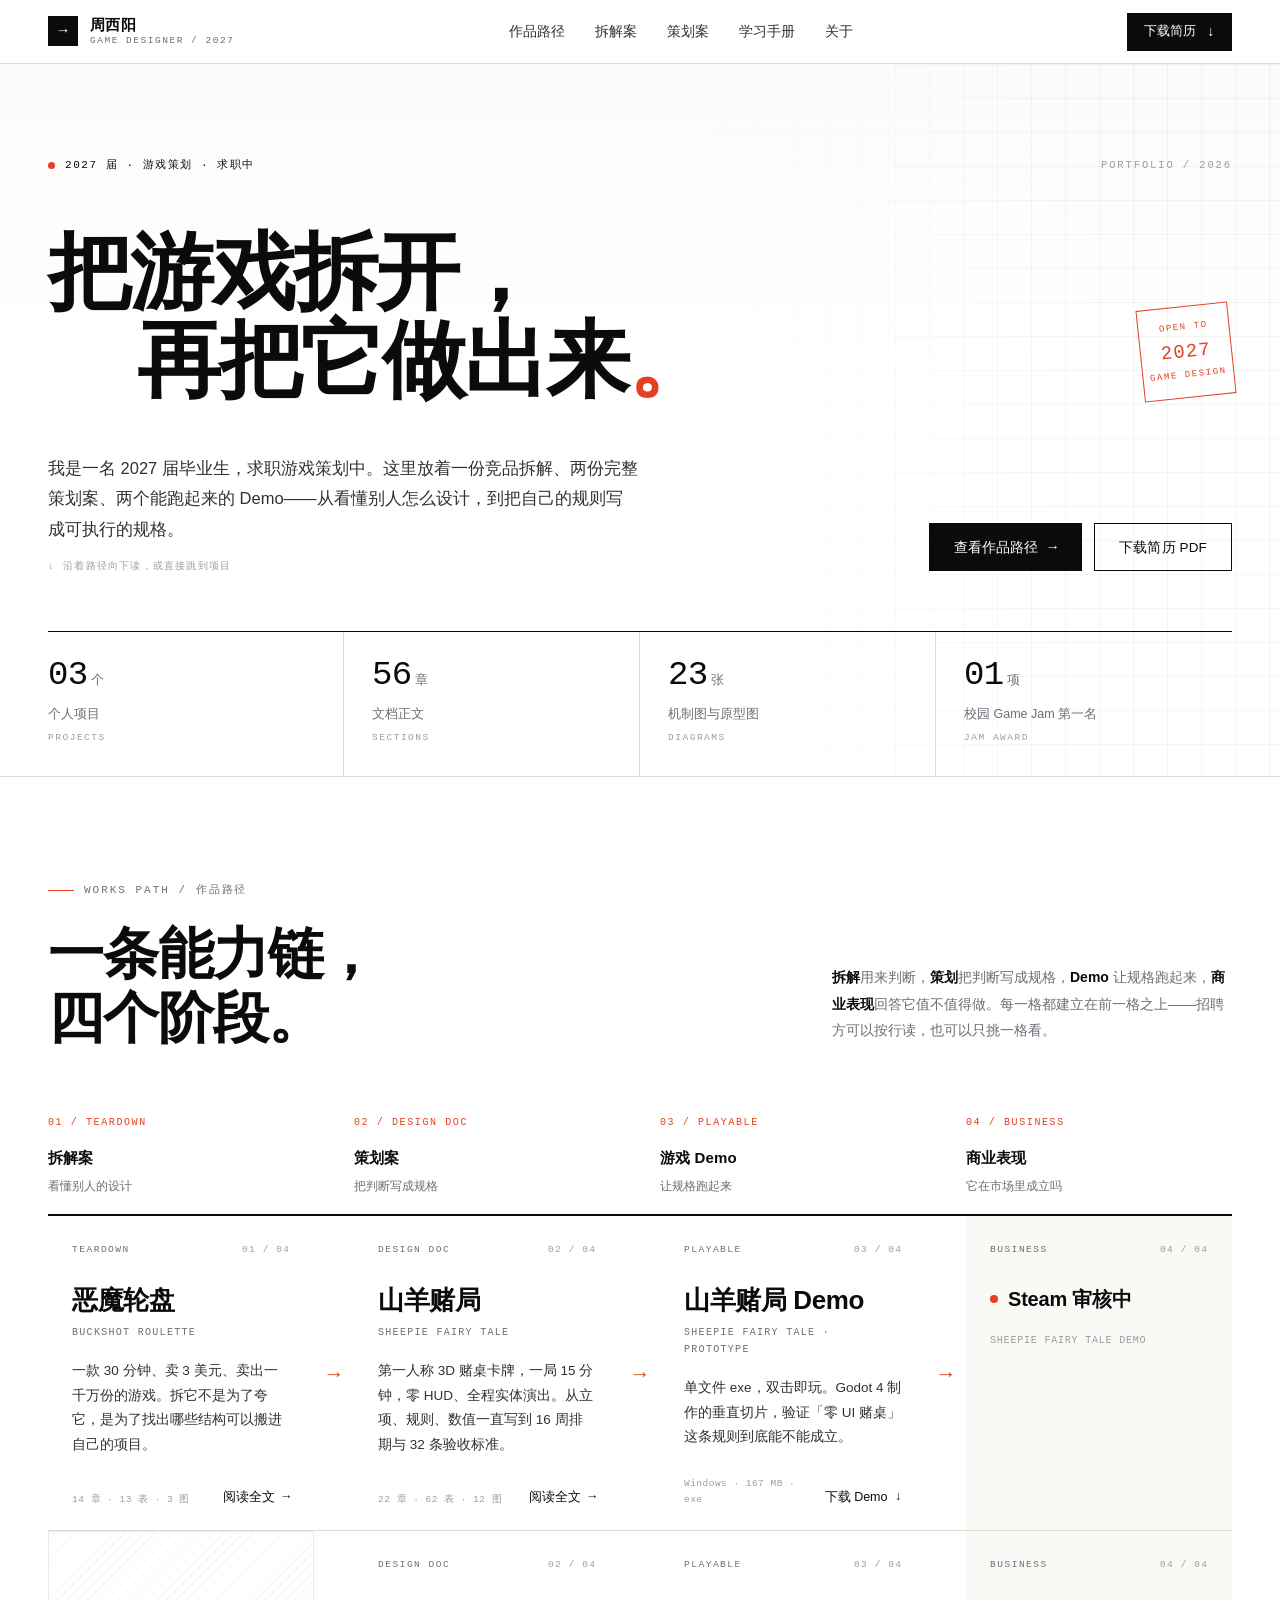
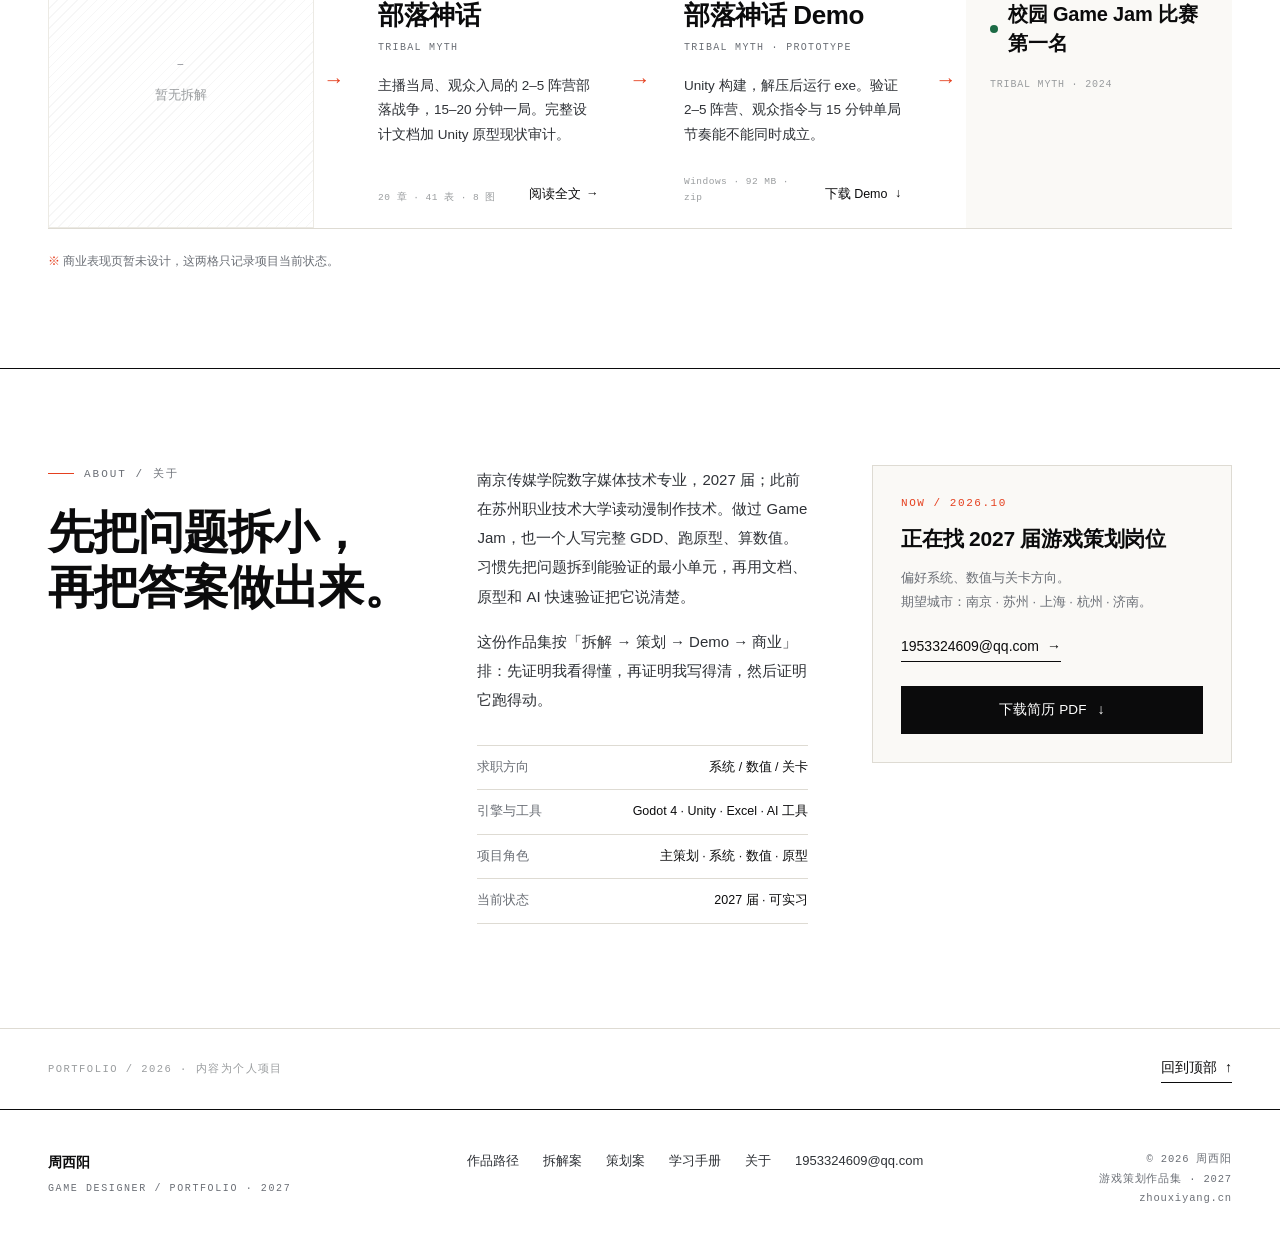
<file: index.html>
<!DOCTYPE html>
<html lang="zh-CN">
<head>
<meta charset="UTF-8" />
<meta name="viewport" content="width=device-width, initial-scale=1" />
<title>周西阳 · 游戏策划作品集</title>
<meta name="description" content="周西阳 · 2027 届游戏策划求职作品集：一份竞品拆解、两份完整策划案、两个可玩 Demo。从看懂别人的设计，到把自己的规则写成可执行的规格。" />
<link rel="canonical" href="https://zhouxiyang.cn/" />
<meta property="og:type" content="website" />
<meta property="og:title" content="周西阳 · 游戏策划作品集" />
<meta property="og:description" content="一份竞品拆解、两份完整策划案、两个可玩 Demo。从看懂别人的设计，到把自己的规则写成可执行的规格。" />
<meta property="og:url" content="https://zhouxiyang.cn/" />
<meta property="og:site_name" content="周西阳 · 游戏策划作品集" />
<meta property="og:locale" content="zh_CN" />
<meta property="og:image" content="https://zhouxiyang.cn/assets/img/og-cover.png" />
<meta property="og:image:width" content="1200" />
<meta property="og:image:height" content="630" />
<meta property="og:image:alt" content="周西阳 · 游戏策划作品集" />
<meta name="twitter:card" content="summary_large_image" />
<meta name="twitter:image" content="https://zhouxiyang.cn/assets/img/og-cover.png" />
<meta name="theme-color" content="#ffffff" />
<link rel="icon" href="data:image/svg+xml,%3Csvg xmlns='http://www.w3.org/2000/svg' viewBox='0 0 32 32'%3E%3Crect width='32' height='32' fill='%230b0b0c'/%3E%3Cpath d='M9 23 23 9M12 9h11v11' stroke='%23fff' stroke-width='2.4' fill='none'/%3E%3C/svg%3E" />
<link rel="stylesheet" href="assets/css/base.css" />
<link rel="stylesheet" href="assets/css/home.css" />
<script>document.documentElement.classList.add('js');</script>
</head>
<body>
<a class="skip-link" href="#main">跳到主要内容</a>

<header class="site-head" id="siteHead">
  <div class="site-head__in">
    <a class="brand" href="index.html" aria-label="周西阳 · 游戏策划作品集">
      <span class="brand__mark" aria-hidden="true">→</span>
      <span class="brand__text">
        <strong>周西阳</strong>
        <em>GAME DESIGNER / 2027</em>
      </span>
    </a>

    <nav class="site-nav" id="siteNav" aria-label="主导航">
      <a href="#path">作品路径</a>
      <a href="work-roulette.html">拆解案</a>
      <a href="work-goat.html">策划案</a>
      <a href="handbook.html">学习手册</a>
      <a href="#about">关于</a>
    </nav>

    <div class="site-head__actions">
      <a class="btn btn--ink btn--sm" href="assets/downloads/resume.pdf" download="周西阳_游戏策划简历.pdf">
        <span class="btn__label">下载简历</span><span class="btn__arrow" aria-hidden="true">↓</span>
      </a>
      <button class="nav-toggle" id="navToggle" type="button" aria-expanded="false" aria-controls="siteNav">菜单</button>
    </div>
  </div>
</header>

<main id="main">

  <!-- ================= HERO ================= -->
  <section class="hero">
    <div class="container hero__in">
      <div class="hero__top">
        <p class="eyebrow"><span class="eyebrow__dot" aria-hidden="true"></span>2027 届 · 游戏策划 · 求职中</p>
        <p class="hero__note">Portfolio / 2026</p>
      </div>

      <h1 class="hero__title">
        <span class="hero__title-line">把游戏拆开，</span>
        <span class="hero__title-line hero__title-line--2">再把它做出来<span class="dot">。</span></span>
      </h1>

      <div class="hero__seal" aria-hidden="true">
        <span>Open to</span>
        <b>2027</b>
        <span>Game Design</span>
      </div>

      <div class="hero__bottom">
        <div>
          <p class="hero__lead">我是一名 2027 届毕业生，求职游戏策划中。这里放着一份竞品拆解、两份完整策划案、两个能跑起来的 Demo——从看懂别人怎么设计，到把自己的规则写成可执行的规格。</p>
          <p class="hero__hint"><span aria-hidden="true">↓</span> 沿着路径向下读，或直接跳到项目</p>
        </div>
        <div class="hero__actions">
          <a class="btn" href="#path">查看作品路径<span class="btn__arrow" aria-hidden="true">→</span></a>
          <a class="btn btn--ghost" href="assets/downloads/resume.pdf" download="周西阳_游戏策划简历.pdf">下载简历 PDF</a>
        </div>
      </div>

      <dl class="hero__stats">
        <div class="hero__stat">
          <dt>03<small>个</small></dt>
          <dd>个人项目<em>Projects</em></dd>
        </div>
        <div class="hero__stat">
          <dt>56<small>章</small></dt>
          <dd>文档正文<em>Sections</em></dd>
        </div>
        <div class="hero__stat">
          <dt>23<small>张</small></dt>
          <dd>机制图与原型图<em>Diagrams</em></dd>
        </div>
        <div class="hero__stat">
          <dt>01<small>项</small></dt>
          <dd>校园 Game Jam 第一名<em>Jam Award</em></dd>
        </div>
      </dl>
    </div>
  </section>

  <!-- ================= WORKS PATH ================= -->
  <section class="path" id="path">
    <div class="container">
      <div class="path__head">
        <div>
          <p class="kicker">Works path / 作品路径</p>
          <h2>一条能力链，<br />四个阶段。</h2>
        </div>
        <p class="path__head-note"><strong>拆解</strong>用来判断，<strong>策划</strong>把判断写成规格，<strong>Demo</strong> 让规格跑起来，<strong>商业表现</strong>回答它值不值得做。每一格都建立在前一格之上——招聘方可以按行读，也可以只挑一格看。</p>
      </div>

      <div class="matrix">
        <div class="matrix__head" aria-hidden="true">
          <div class="stage-h">
            <span class="stage-h__no">01 / TEARDOWN</span>
            <h3>拆解案</h3>
            <p>看懂别人的设计</p>
          </div>
          <div></div>
          <div class="stage-h">
            <span class="stage-h__no">02 / DESIGN DOC</span>
            <h3>策划案</h3>
            <p>把判断写成规格</p>
          </div>
          <div></div>
          <div class="stage-h">
            <span class="stage-h__no">03 / PLAYABLE</span>
            <h3>游戏 Demo</h3>
            <p>让规格跑起来</p>
          </div>
          <div></div>
          <div class="stage-h">
            <span class="stage-h__no">04 / BUSINESS</span>
            <h3>商业表现</h3>
            <p>它在市场里成立吗</p>
          </div>
        </div>

        <!-- Row 1 -->
        <div class="matrix__row">
          <a class="work" href="work-roulette.html">
            <span class="work__stage">01 / 拆解案</span>
            <div class="work__top"><span class="work__tag">Teardown</span><span class="work__idx">01 / 04</span></div>
            <h3 class="work__title">恶魔轮盘</h3>
            <p class="work__sub">Buckshot Roulette</p>
            <p class="work__desc">一款 30 分钟、卖 3 美元、卖出一千万份的游戏。拆它不是为了夸它，是为了找出哪些结构可以搬进自己的项目。</p>
            <div class="work__foot">
              <span class="work__meta">14 章 · 13 表 · 3 图</span>
              <span class="work__go">阅读全文<b aria-hidden="true">→</b></span>
            </div>
          </a>
          <div class="matrix__arrow" aria-hidden="true">→</div>

          <a class="work" href="work-goat.html">
            <span class="work__stage">02 / 策划案</span>
            <div class="work__top"><span class="work__tag">Design doc</span><span class="work__idx">02 / 04</span></div>
            <h3 class="work__title">山羊赌局</h3>
            <p class="work__sub">Sheepie Fairy Tale</p>
            <p class="work__desc">第一人称 3D 赌桌卡牌，一局 15 分钟，零 HUD、全程实体演出。从立项、规则、数值一直写到 16 周排期与 32 条验收标准。</p>
            <div class="work__foot">
              <span class="work__meta">22 章 · 62 表 · 12 图</span>
              <span class="work__go">阅读全文<b aria-hidden="true">→</b></span>
            </div>
          </a>
          <div class="matrix__arrow" aria-hidden="true">→</div>

          <a class="work" href="https://zhouxiyang-downloads.oss-cn-shanghai.aliyuncs.com/downloads/%E5%B1%B1%E7%BE%8A%E8%B5%8C%E5%B1%80demo.zip" download="山羊赌局demo.zip">
            <span class="work__stage">03 / 游戏 Demo</span>
            <div class="work__top"><span class="work__tag">Playable</span><span class="work__idx">03 / 04</span></div>
            <h3 class="work__title">山羊赌局 Demo</h3>
            <p class="work__sub">Sheepie Fairy Tale · Prototype</p>
            <p class="work__desc">单文件 exe，双击即玩。Godot 4 制作的垂直切片，验证「零 UI 赌桌」这条规则到底能不能成立。</p>
            <div class="work__foot">
              <span class="work__meta">Windows · 167 MB · exe</span>
              <span class="work__go">下载 Demo<b aria-hidden="true">↓</b></span>
            </div>
          </a>
          <div class="matrix__arrow" aria-hidden="true">→</div>

          <div class="work work--status">
            <span class="work__stage">04 / 商业表现</span>
            <div class="work__top"><span class="work__tag">Business</span><span class="work__idx">04 / 04</span></div>
            <p class="status-line"><span class="status-dot" aria-hidden="true"></span>Steam 审核中</p>
            <p class="status-note">Sheepie Fairy Tale Demo</p>
          </div>
        </div>

        <!-- Row 2 -->
        <div class="matrix__row">
          <div class="work work--empty">
            <span class="work__stage">01 / 拆解案</span>
            <span class="work__tag">—</span>
            <p class="work__empty-text">暂无拆解</p>
          </div>
          <div class="matrix__arrow" aria-hidden="true">→</div>

          <a class="work" href="work-tribe.html">
            <span class="work__stage">02 / 策划案</span>
            <div class="work__top"><span class="work__tag">Design doc</span><span class="work__idx">02 / 04</span></div>
            <h3 class="work__title">部落神话</h3>
            <p class="work__sub">Tribal Myth</p>
            <p class="work__desc">主播当局、观众入局的 2–5 阵营部落战争，15–20 分钟一局。完整设计文档加 Unity 原型现状审计。</p>
            <div class="work__foot">
              <span class="work__meta">20 章 · 41 表 · 8 图</span>
              <span class="work__go">阅读全文<b aria-hidden="true">→</b></span>
            </div>
          </a>
          <div class="matrix__arrow" aria-hidden="true">→</div>

          <a class="work" href="https://zhouxiyang-downloads.oss-cn-shanghai.aliyuncs.com/downloads/%E9%83%A8%E8%90%BD%E7%A5%9E%E8%AF%9Ddemo.zip" download="部落神话demo.zip">
            <span class="work__stage">03 / 游戏 Demo</span>
            <div class="work__top"><span class="work__tag">Playable</span><span class="work__idx">03 / 04</span></div>
            <h3 class="work__title">部落神话 Demo</h3>
            <p class="work__sub">Tribal Myth · Prototype</p>
            <p class="work__desc">Unity 构建，解压后运行 exe。验证 2–5 阵营、观众指令与 15 分钟单局节奏能不能同时成立。</p>
            <div class="work__foot">
              <span class="work__meta">Windows · 92 MB · zip</span>
              <span class="work__go">下载 Demo<b aria-hidden="true">↓</b></span>
            </div>
          </a>
          <div class="matrix__arrow" aria-hidden="true">→</div>

          <div class="work work--status">
            <span class="work__stage">04 / 商业表现</span>
            <div class="work__top"><span class="work__tag">Business</span><span class="work__idx">04 / 04</span></div>
            <p class="status-line"><span class="status-dot status-dot--green" aria-hidden="true"></span>校园 Game Jam 比赛第一名</p>
            <p class="status-note">Tribal Myth · 2024</p>
          </div>
        </div>
      </div>

      <p class="matrix__note">商业表现页暂未设计，这两格只记录项目当前状态。</p>
    </div>
  </section>

  <!-- ================= ABOUT ================= -->
  <section class="about" id="about">
    <div class="container">
      <div class="about__grid">
        <div>
          <p class="kicker">About / 关于</p>
          <h2 class="about__title">先把问题拆小，<br />再把答案做出来。</h2>
        </div>

        <div class="about__copy">
          <p>南京传媒学院数字媒体技术专业，2027 届；此前在苏州职业技术大学读动漫制作技术。做过 Game Jam，也一个人写完整 GDD、跑原型、算数值。习惯先把问题拆到能验证的最小单元，再用文档、原型和 AI 快速验证把它说清楚。</p>
          <p>这份作品集按「拆解 → 策划 → Demo → 商业」排：先证明我看得懂，再证明我写得清，然后证明它跑得动。</p>
          <dl class="about__facts">
            <div><dt>求职方向</dt><dd>系统 / 数值 / 关卡</dd></div>
            <div><dt>引擎与工具</dt><dd>Godot 4 · Unity · Excel · AI 工具</dd></div>
            <div><dt>项目角色</dt><dd>主策划 · 系统 · 数值 · 原型</dd></div>
            <div><dt>当前状态</dt><dd>2027 届 · 可实习</dd></div>
          </dl>
        </div>

        <aside class="about__card">
          <p class="mono">Now / 2026.10</p>
          <p class="about__now">正在找 2027 届游戏策划岗位</p>
          <p class="muted">偏好系统、数值与关卡方向。<br />期望城市：南京 · 苏州 · 上海 · 杭州 · 济南。</p>
          <a class="link-arrow" href="mailto:1953324609@qq.com">1953324609@qq.com <span aria-hidden="true">→</span></a>
          <a class="btn" href="assets/downloads/resume.pdf" download="周西阳_游戏策划简历.pdf">下载简历 PDF<span class="btn__arrow" aria-hidden="true">↓</span></a>
        </aside>
      </div>
    </div>
  </section>

  <div class="closing">
    <div class="container closing__in">
      <p>Portfolio / 2026 · 内容为个人项目</p>
      <a class="link-arrow" href="#main">回到顶部 <span aria-hidden="true">↑</span></a>
    </div>
  </div>
</main>

<footer class="site-foot">
  <div class="container site-foot__in">
    <div class="foot-brand">
      周西阳
      <em>GAME DESIGNER / PORTFOLIO · 2027</em>
    </div>
    <nav class="foot-nav" aria-label="页脚导航">
      <a href="#path">作品路径</a>
      <a href="work-roulette.html">拆解案</a>
      <a href="work-goat.html">策划案</a>
      <a href="handbook.html">学习手册</a>
      <a href="#about">关于</a>
      <a href="mailto:1953324609@qq.com">1953324609@qq.com</a>
    </nav>
    <div class="foot-meta">
      © 2026 周西阳<br />
      游戏策划作品集 · 2027<br />
      zhouxiyang.cn
    </div>
  </div>
</footer>

<script src="assets/js/site.js" defer></script>
</body>
</html>
</file>
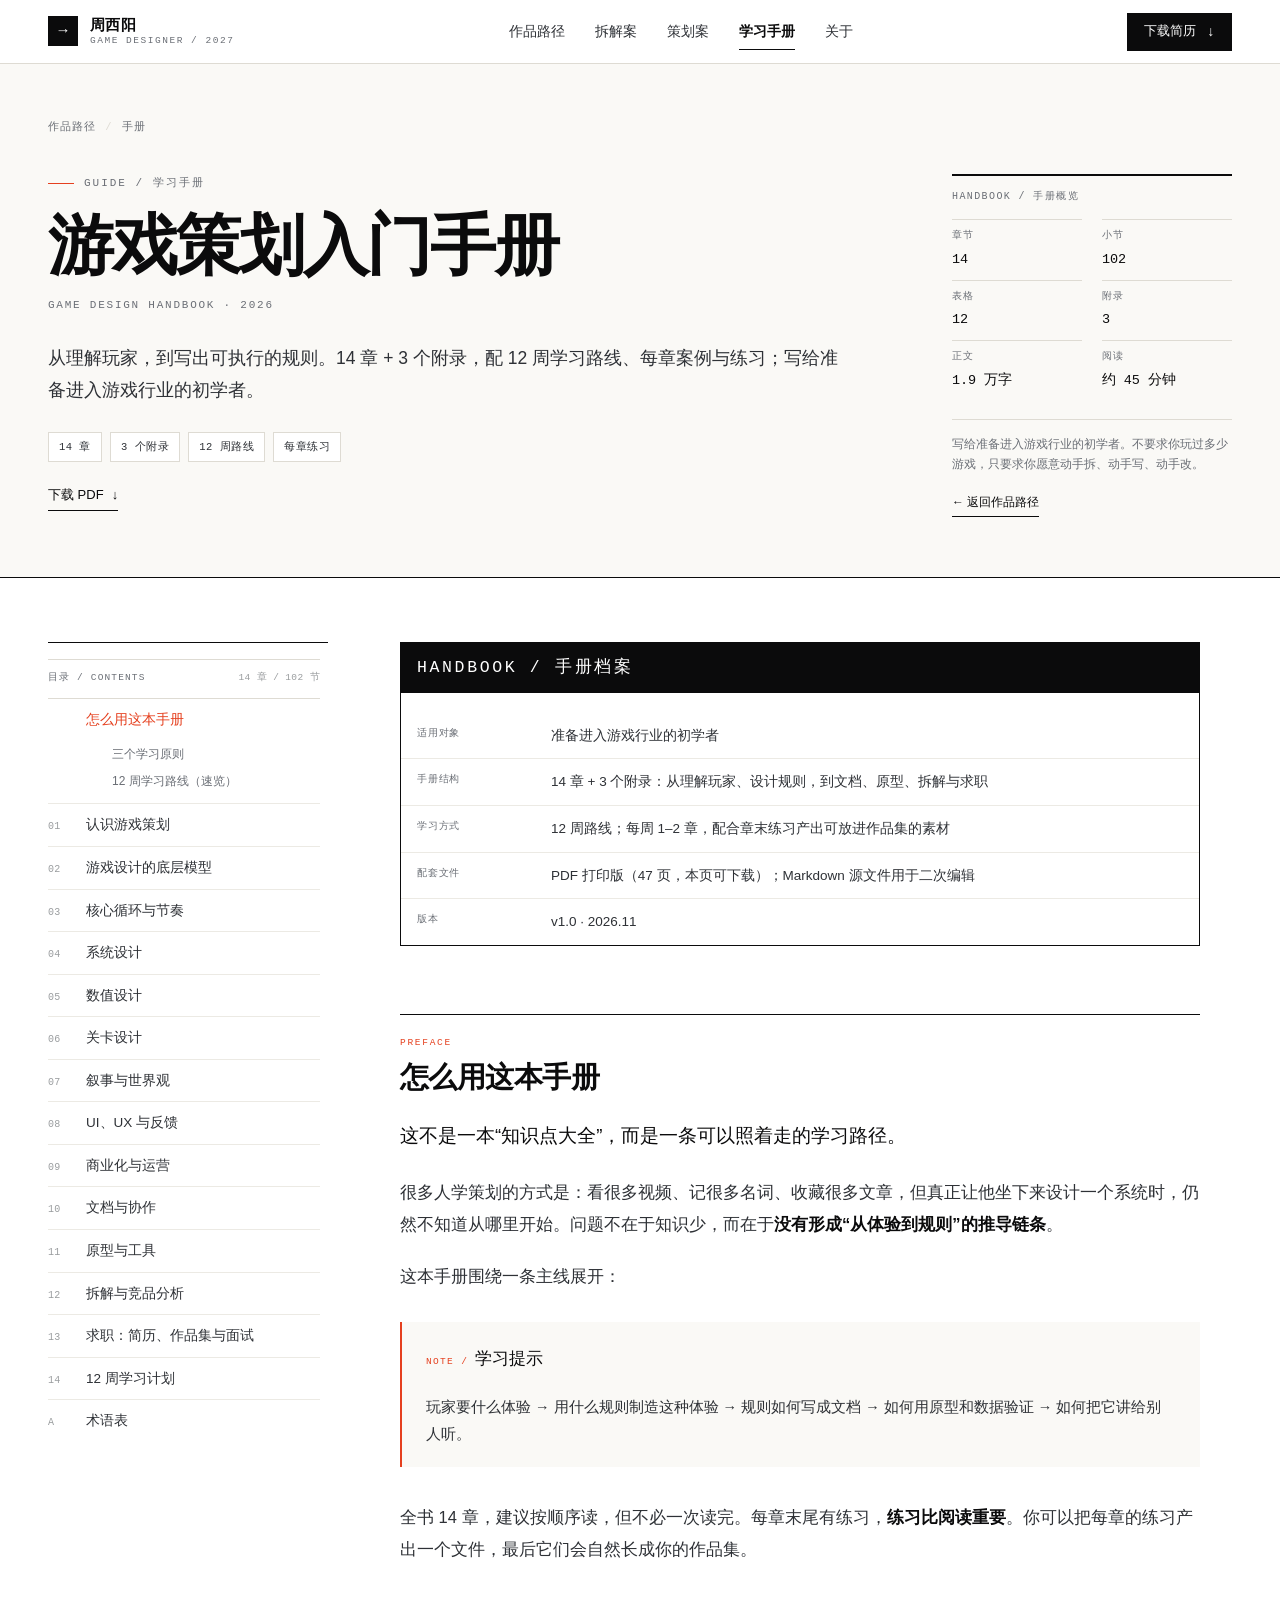
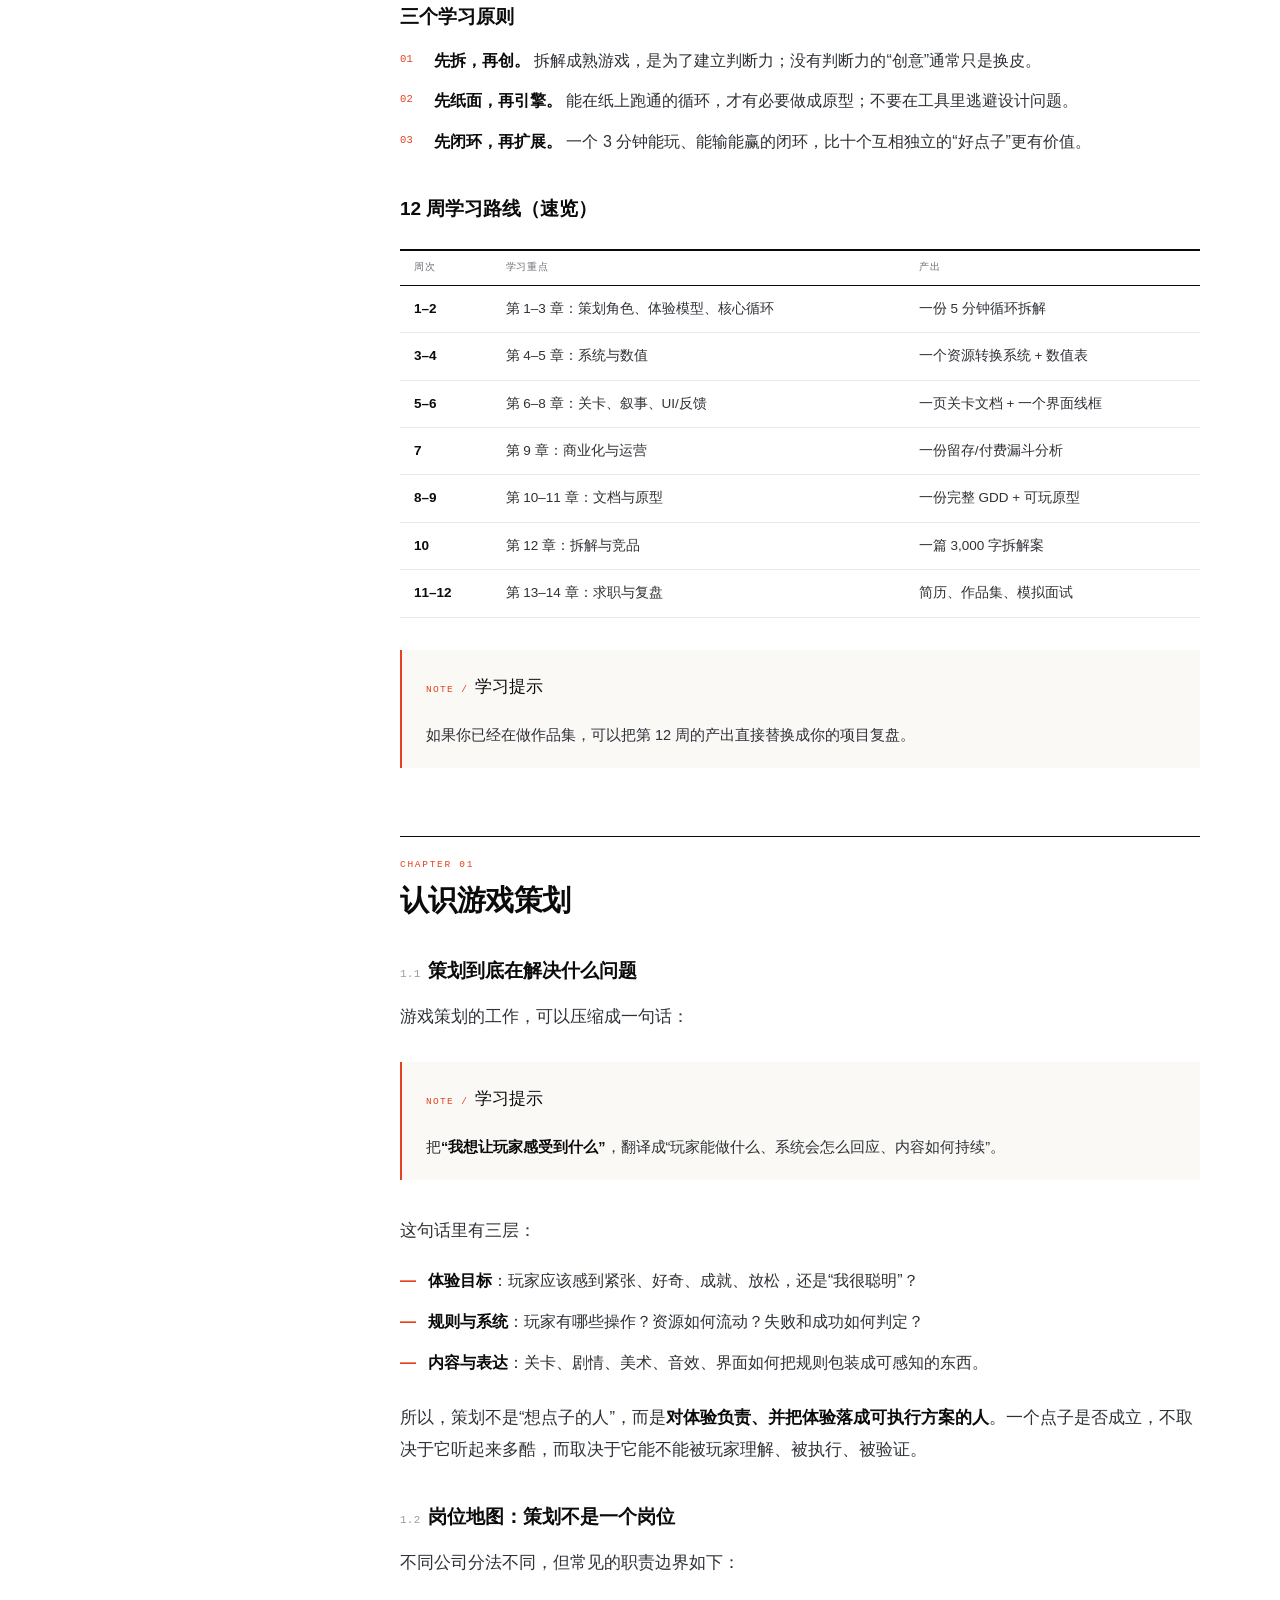
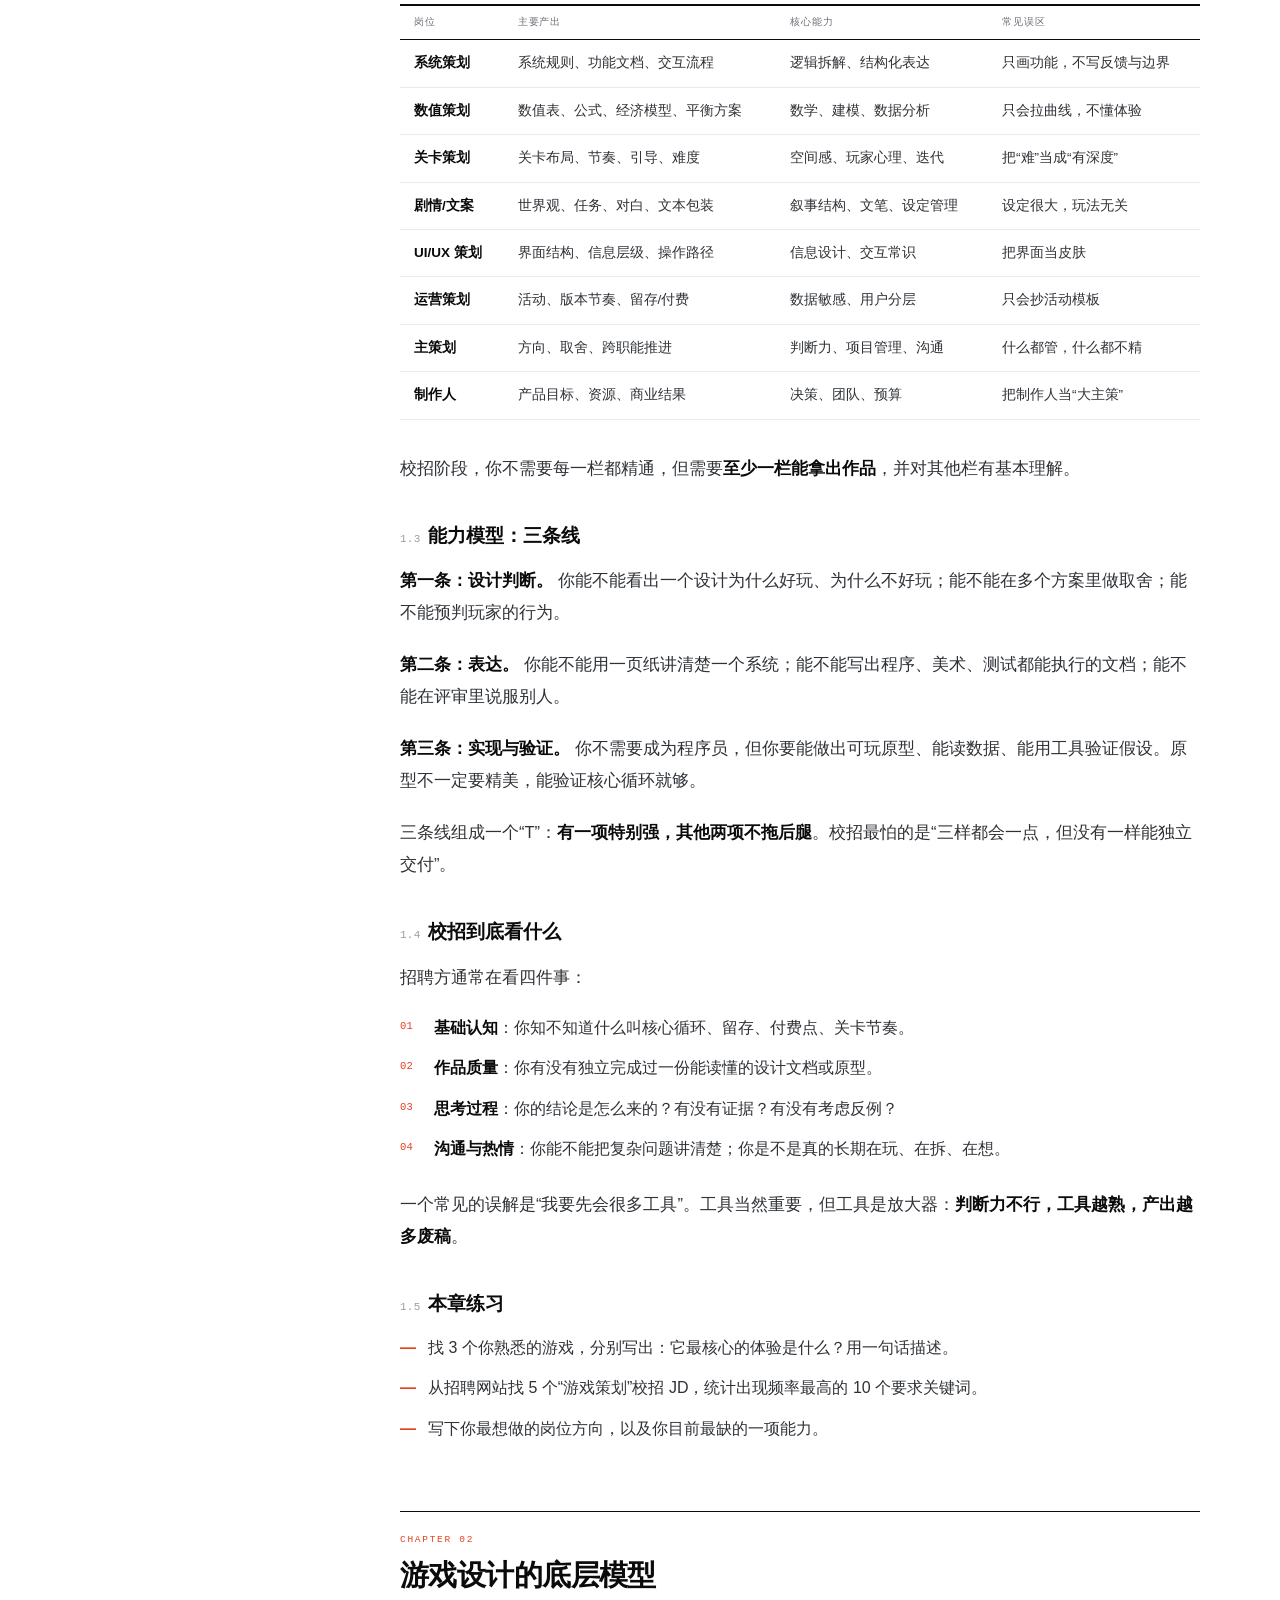
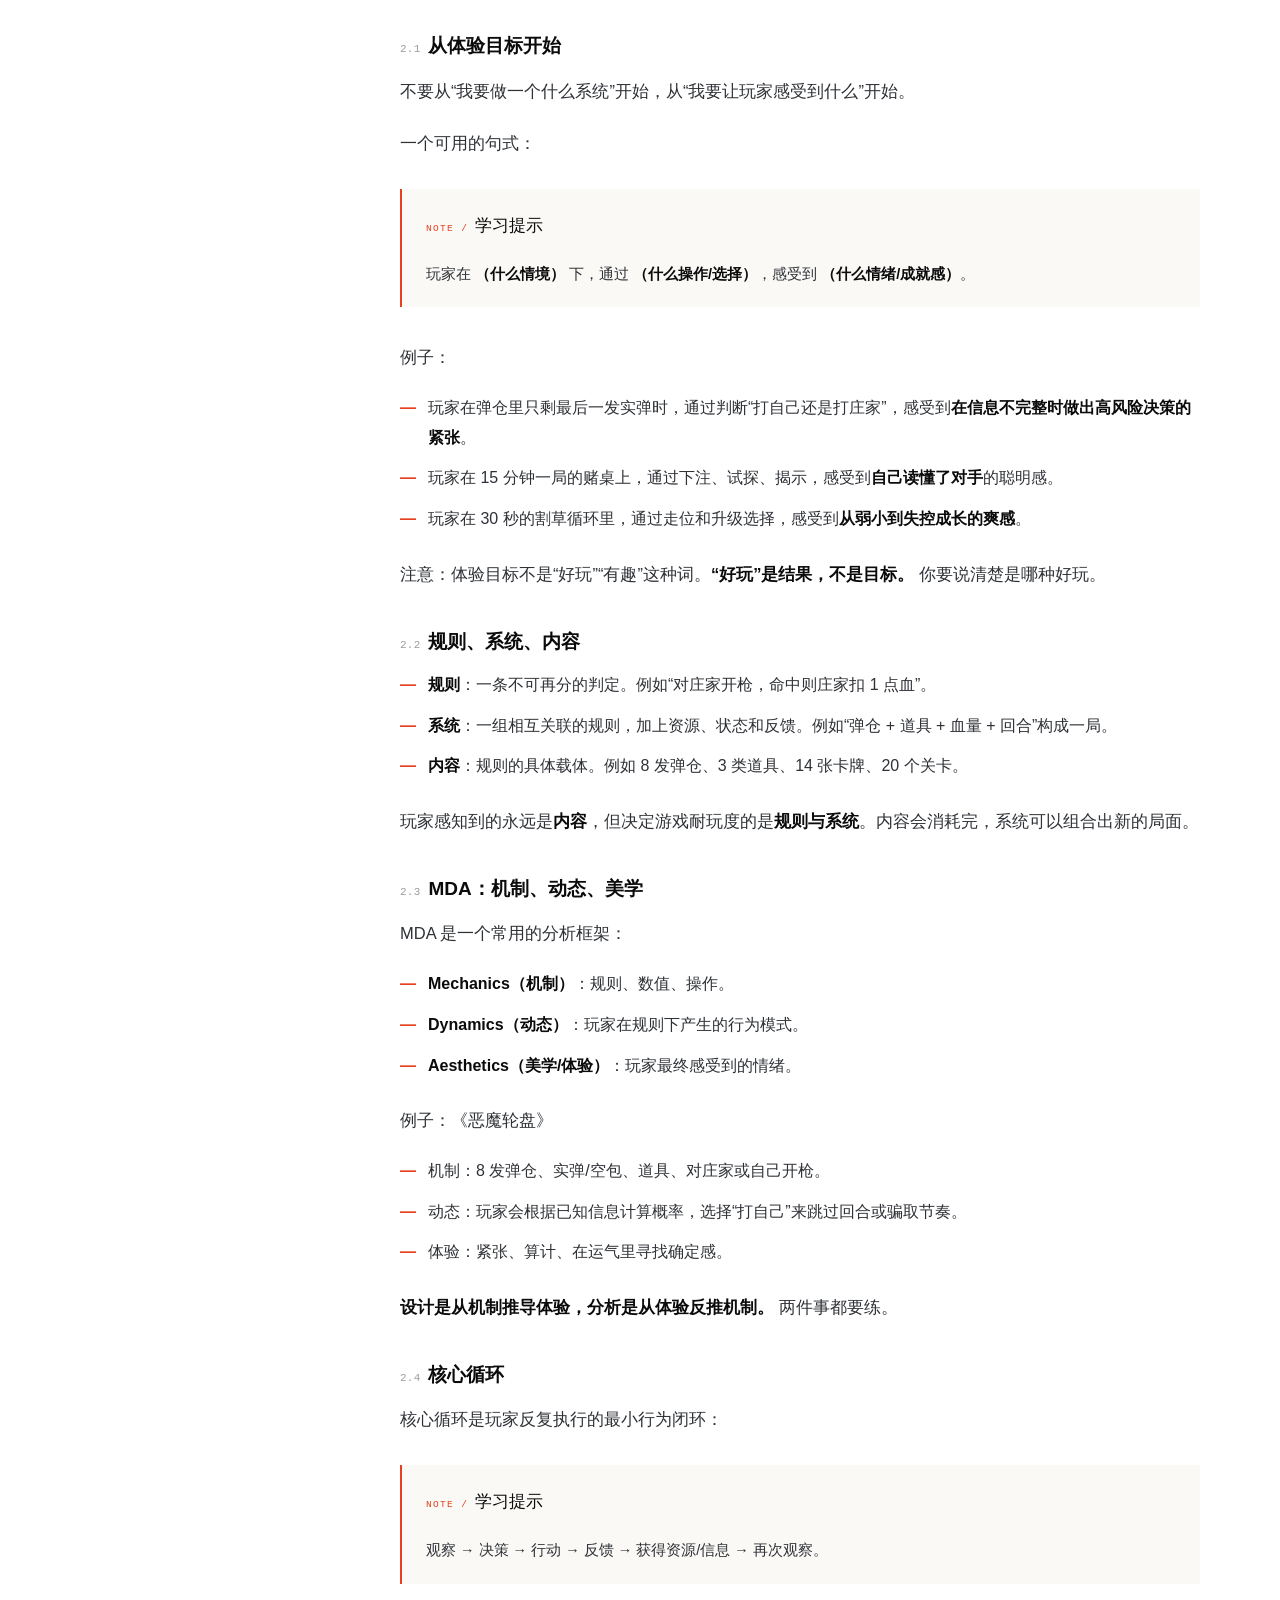
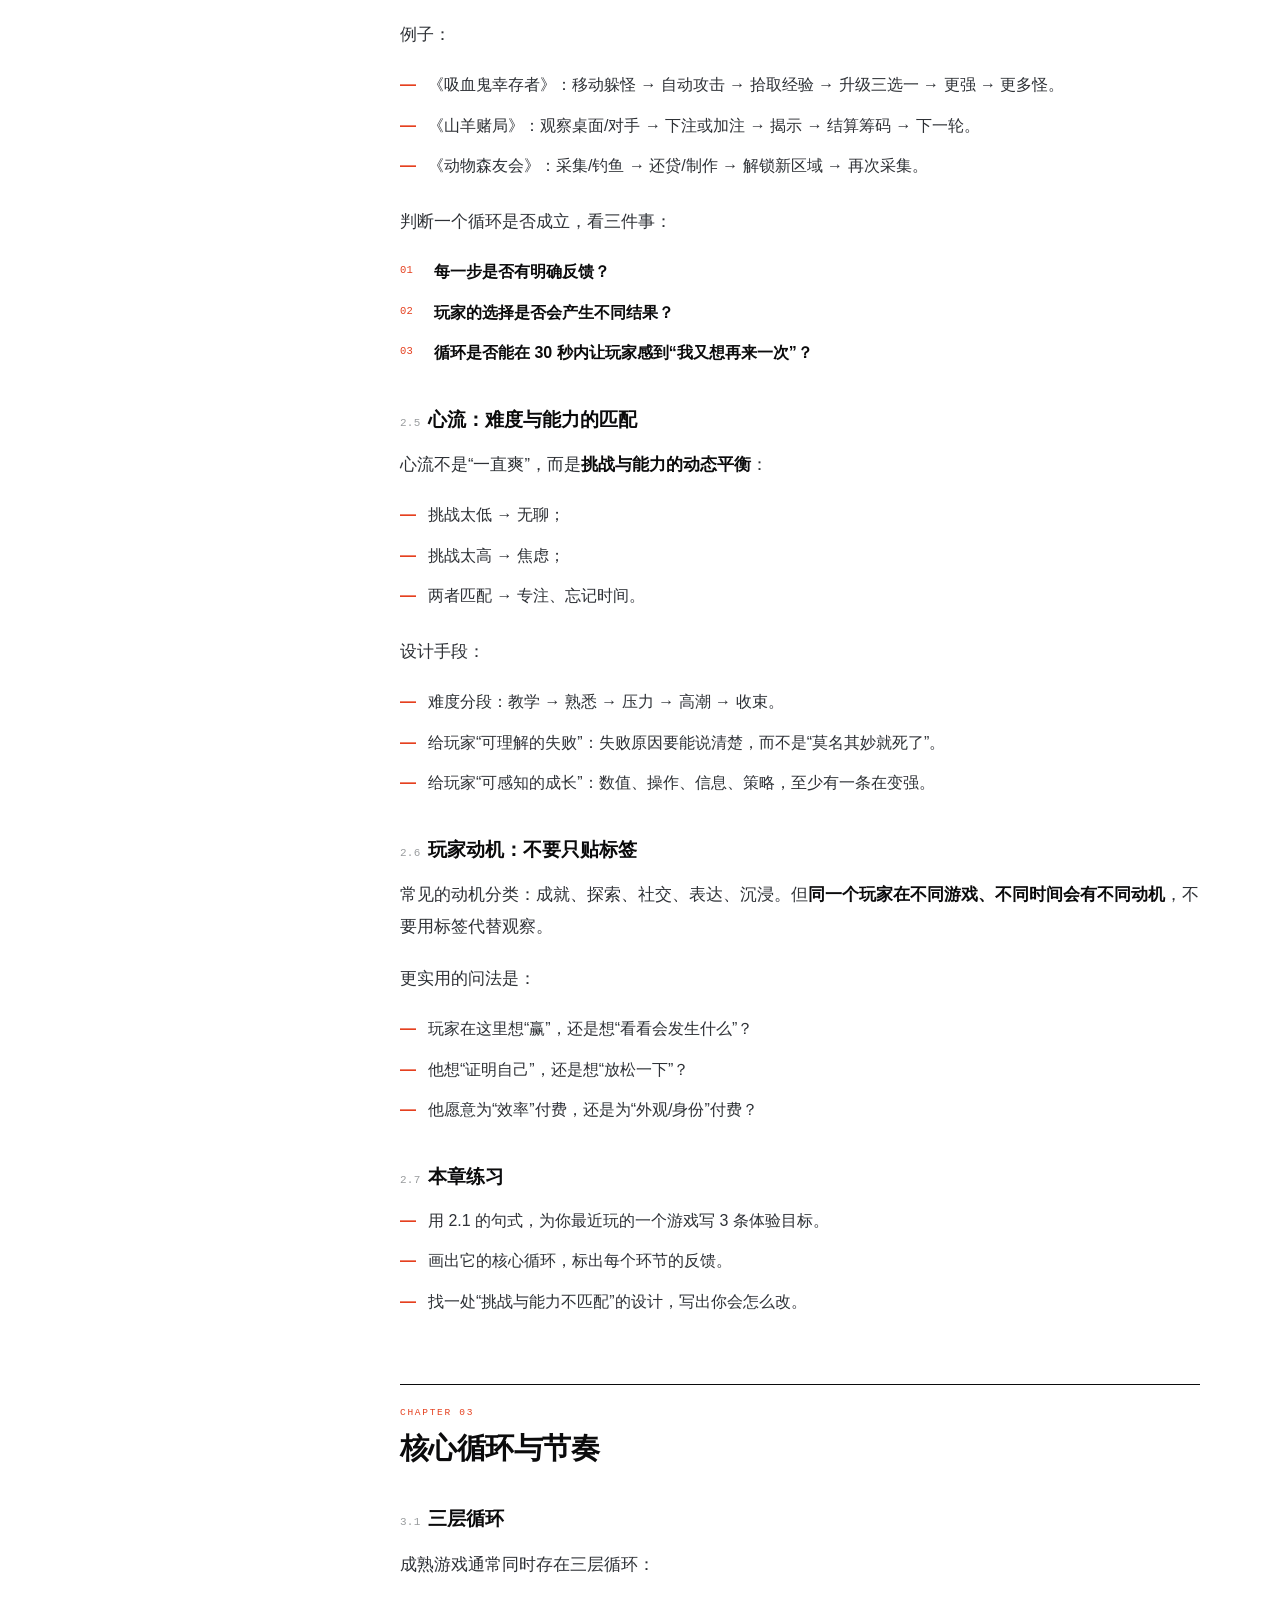
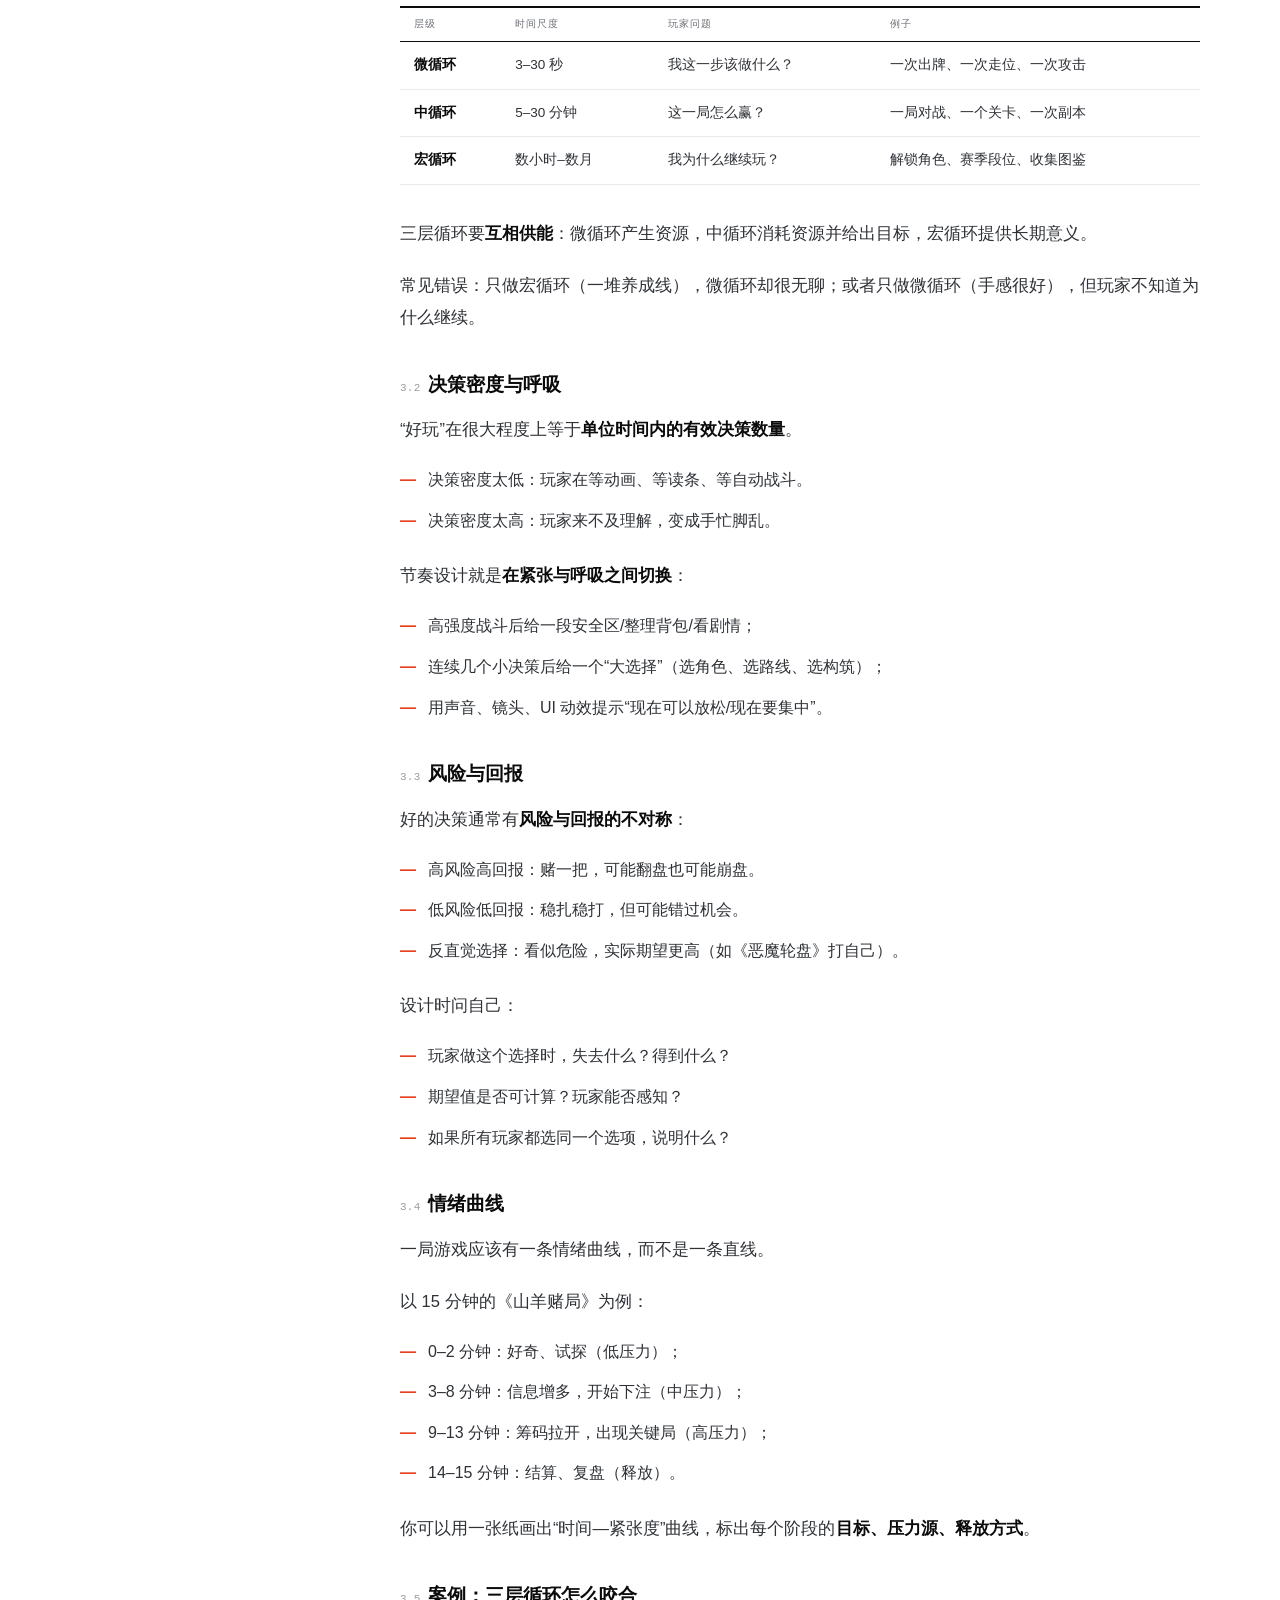
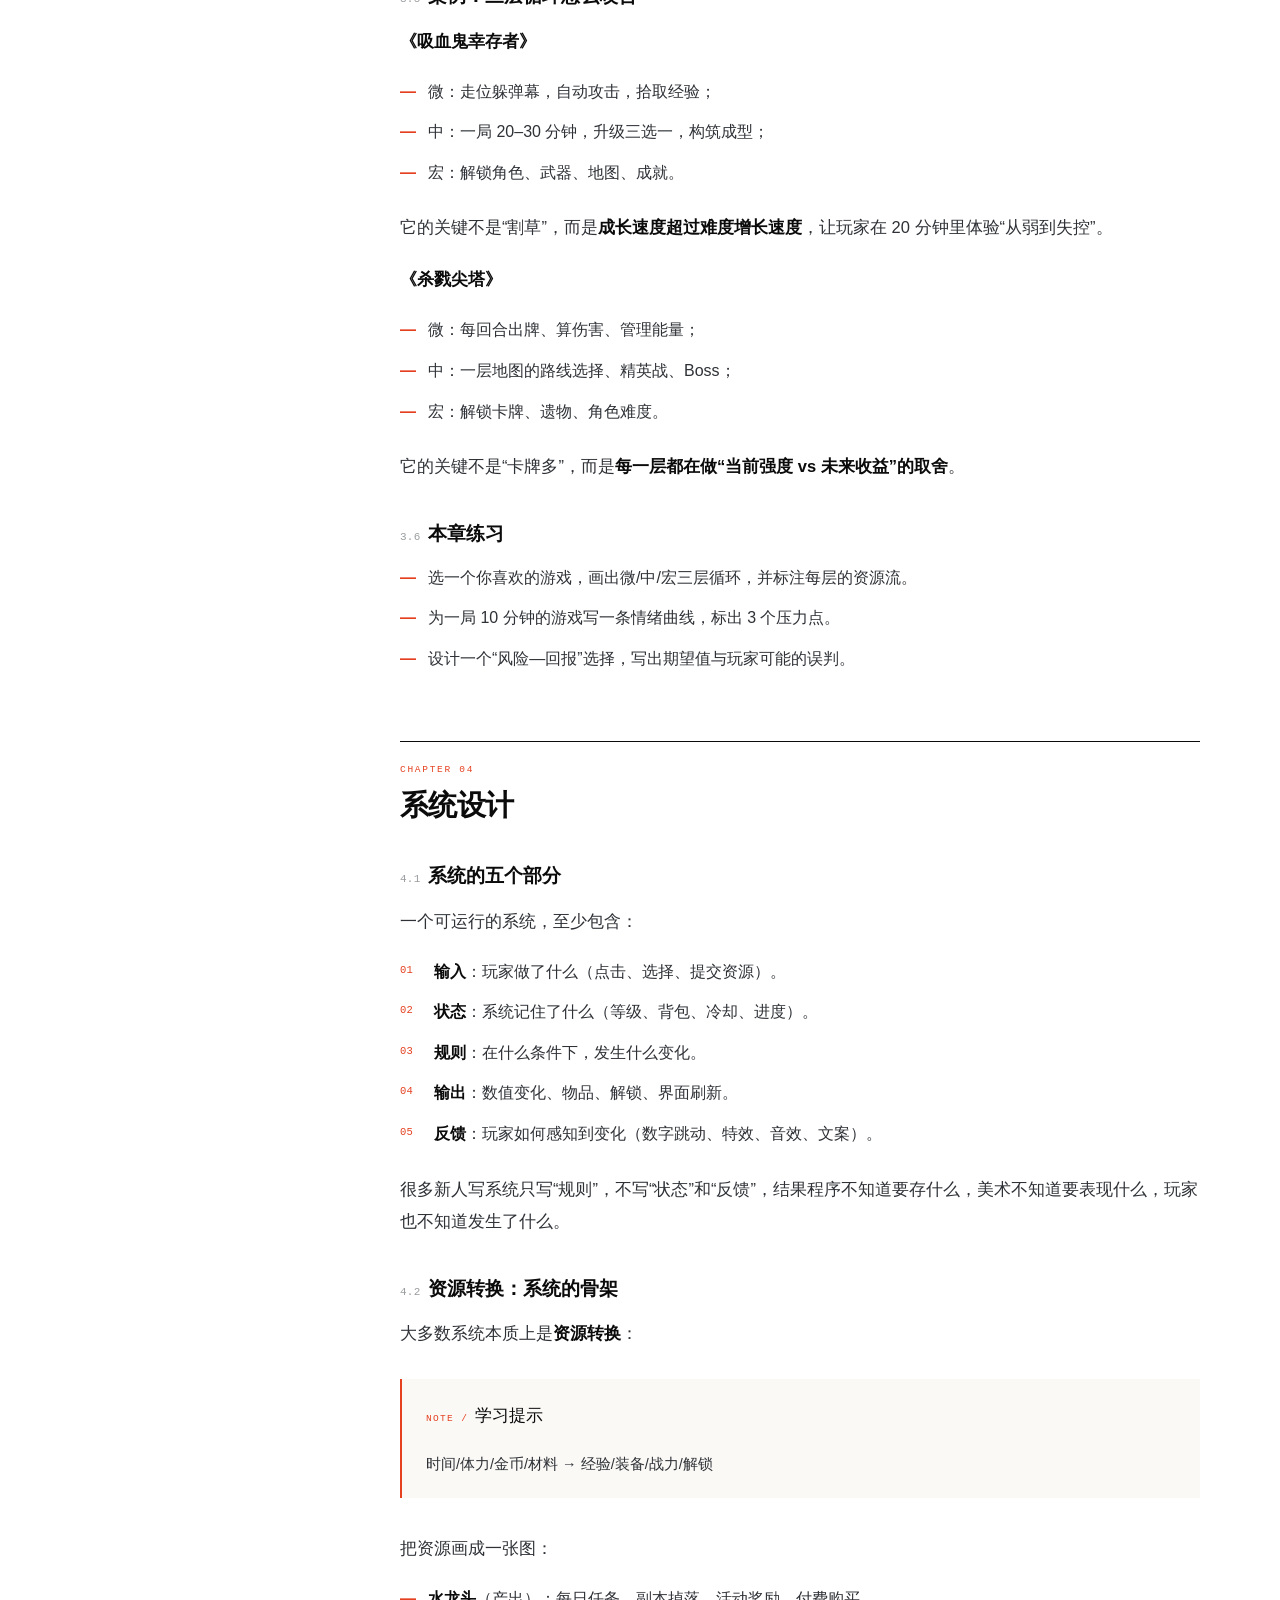
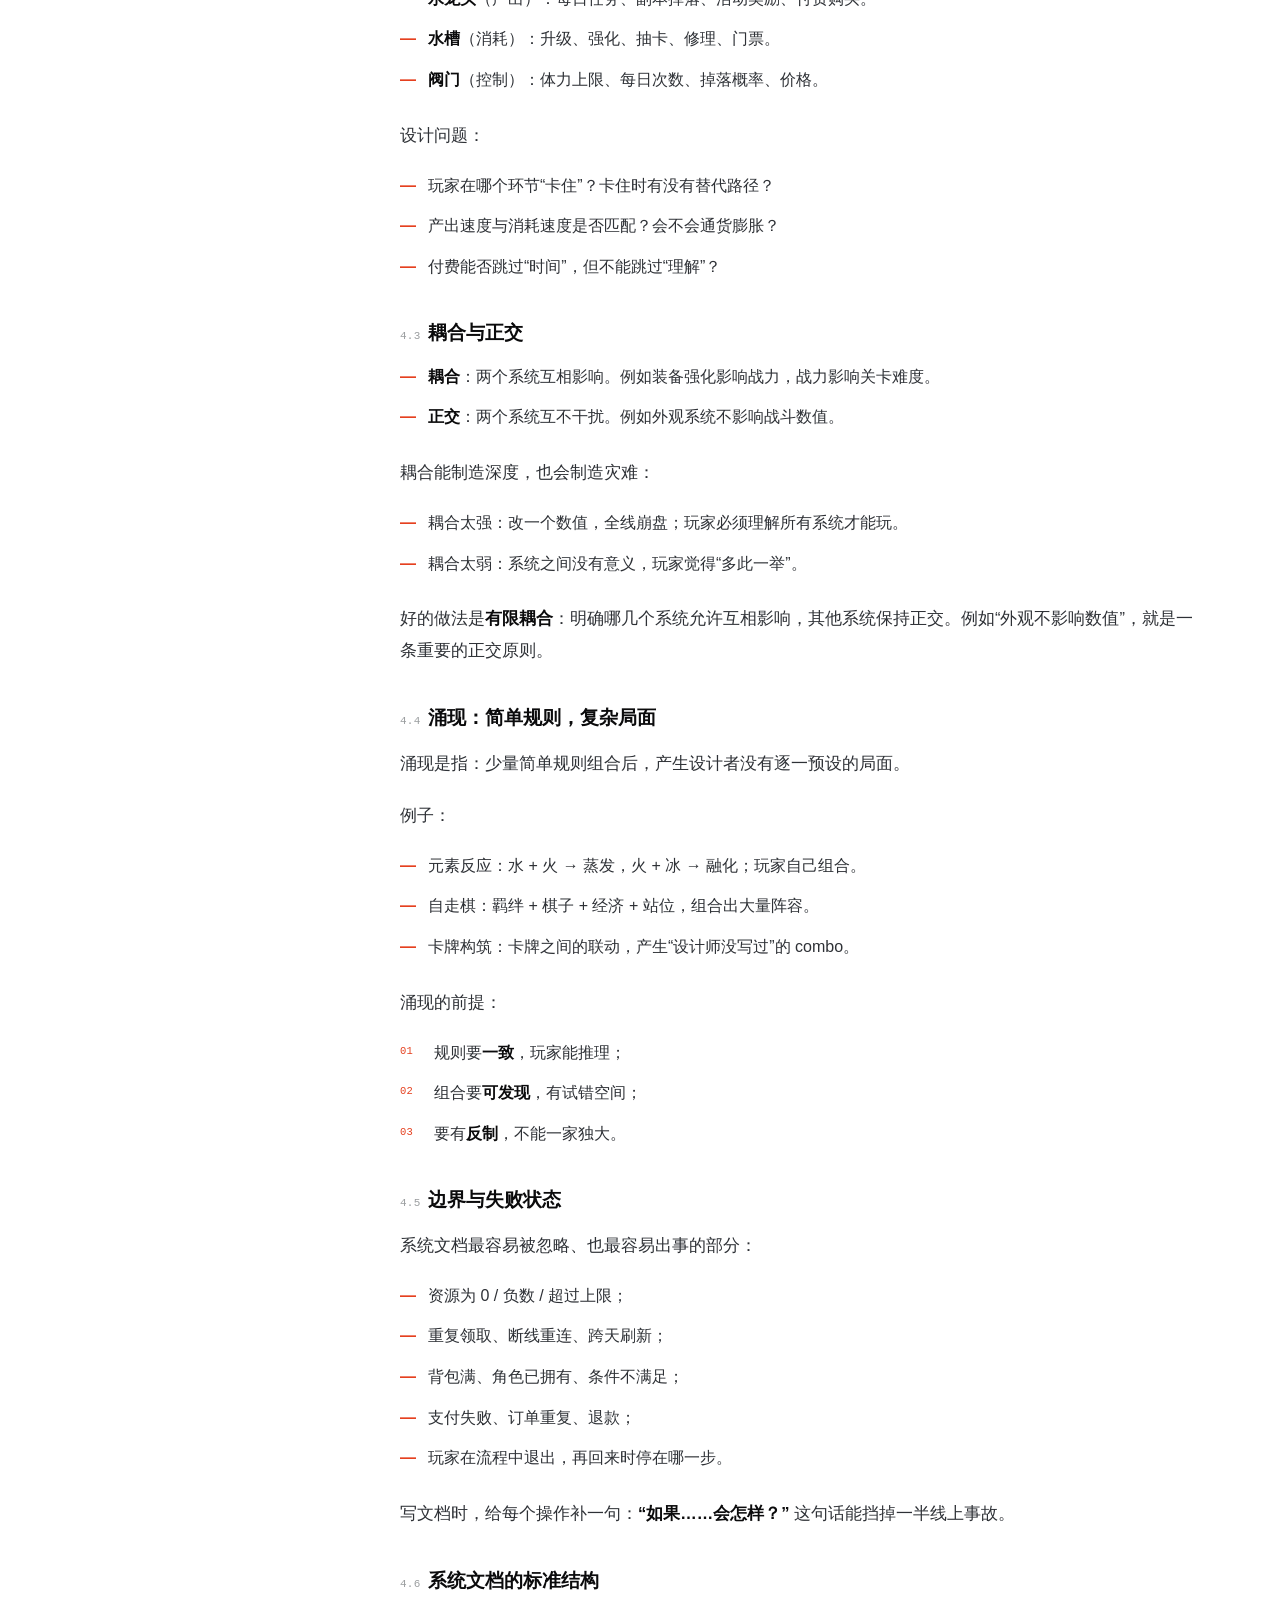
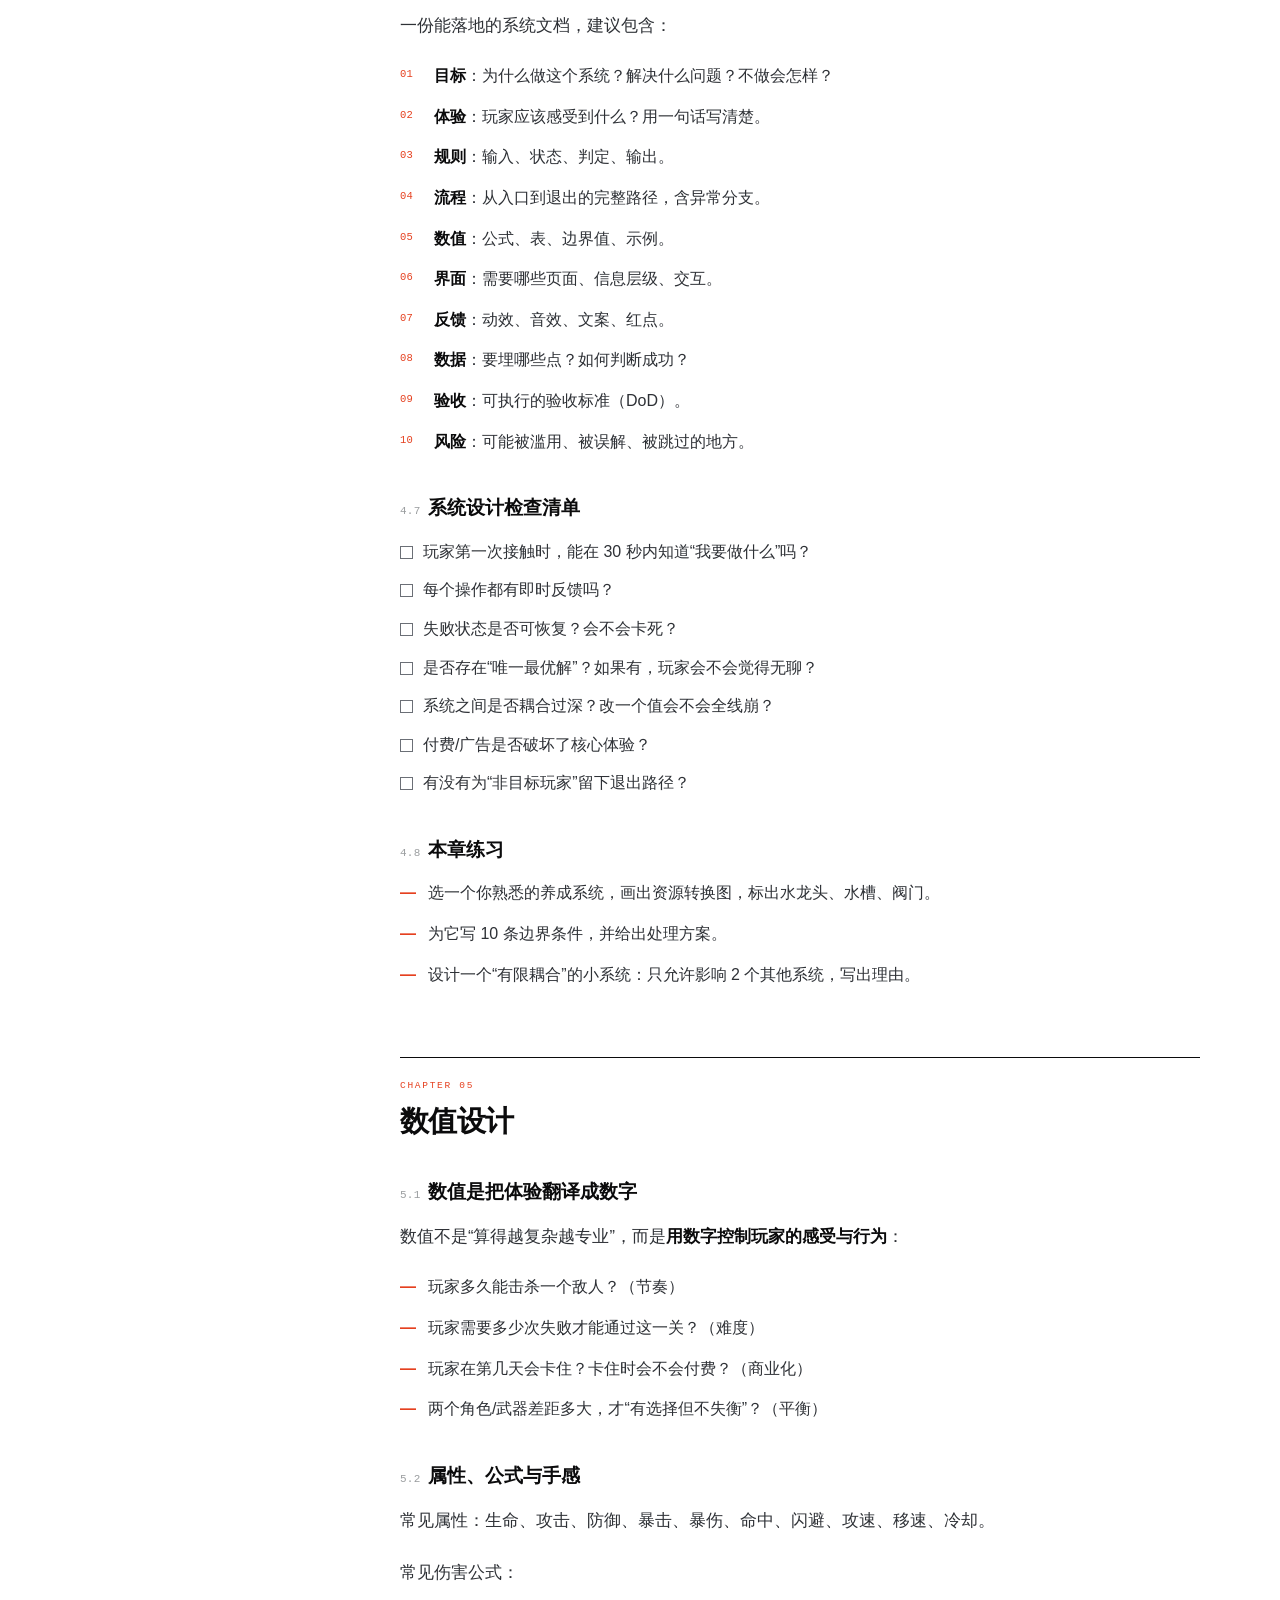
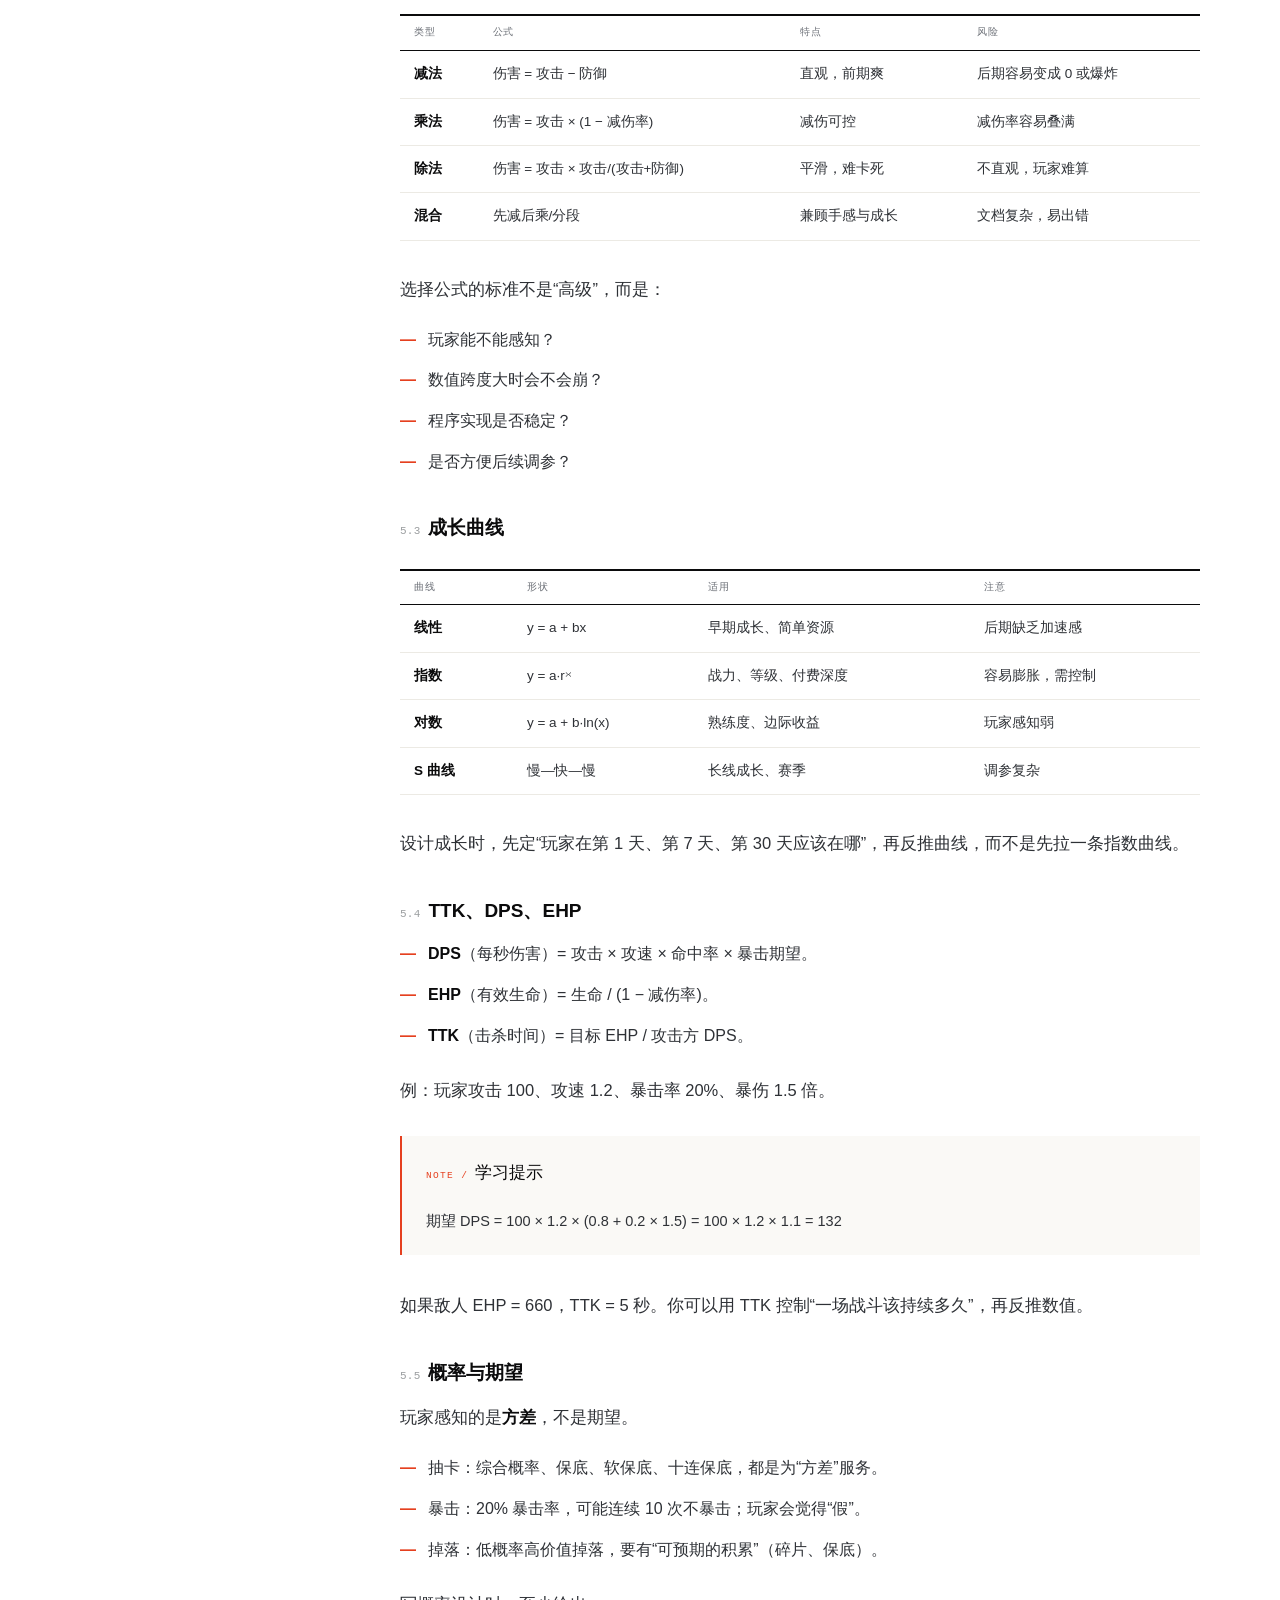
<file: handbook.html>
<!DOCTYPE html>
<html lang="zh-CN">
<head>
<meta charset="UTF-8" />
<meta name="viewport" content="width=device-width, initial-scale=1" />
<title>游戏策划入门手册 · 周西阳</title>
<meta name="description" content="从理解玩家，到写出可执行的规则。14 章 + 3 个附录，配 12 周学习路线、每章案例与练习。" />
<link rel="canonical" href="https://zhouxiyang.cn/handbook.html" />
<meta property="og:type" content="article" />
<meta property="og:title" content="游戏策划入门手册 · 周西阳" />
<meta property="og:description" content="从理解玩家，到写出可执行的规则。14 章 + 3 个附录，配 12 周学习路线、每章案例与练习。" />
<meta property="og:url" content="https://zhouxiyang.cn/handbook.html" />
<meta property="og:site_name" content="周西阳 · 游戏策划作品集" />
<meta property="og:locale" content="zh_CN" />
<meta property="og:image" content="https://zhouxiyang.cn/assets/img/og-cover.png" />
<meta name="twitter:card" content="summary_large_image" />
<meta name="theme-color" content="#ffffff" />
<link rel="icon" href="data:image/svg+xml,%3Csvg xmlns='http://www.w3.org/2000/svg' viewBox='0 0 32 32'%3E%3Crect width='32' height='32' fill='%230b0b0c'/%3E%3Cpath d='M9 23 23 9M12 9h11v11' stroke='%23fff' stroke-width='2.4' fill='none'/%3E%3C/svg%3E" />
<link rel="stylesheet" href="assets/css/base.css" />
<link rel="stylesheet" href="assets/css/work.css" />
<link rel="stylesheet" href="assets/css/handbook.css" />
<script>document.documentElement.classList.add('js');</script>
</head>
<body>
<a class="skip-link" href="#docMain">跳到正文</a>
<div class="progress" id="progress" aria-hidden="true"><span></span></div>
<header class="site-head" id="siteHead">
  <div class="site-head__in">
    <a class="brand" href="index.html" aria-label="周西阳 · 游戏策划作品集">
      <span class="brand__mark" aria-hidden="true">→</span>
      <span class="brand__text"><strong>周西阳</strong><em>GAME DESIGNER / 2027</em></span>
    </a>
    <nav class="site-nav" id="siteNav" aria-label="主导航"><a href="index.html#path">作品路径</a><a href="work-roulette.html">拆解案</a><a href="work-goat.html">策划案</a><a href="handbook.html" class="is-active">学习手册</a><a href="index.html#about">关于</a></nav>
    <div class="site-head__actions">
      <a class="btn btn--ink btn--sm" href="assets/downloads/resume.pdf" download="周西阳_游戏策划简历.pdf">
        <span class="btn__label">下载简历</span><span class="btn__arrow" aria-hidden="true">↓</span>
      </a>
      <button class="nav-toggle" id="navToggle" type="button" aria-expanded="false" aria-controls="siteNav">菜单</button>
    </div>
  </div>
</header>

<main id="top">
  <section class="doc-hero doc-hero--guide">
    <div class="container">
      <nav class="crumbs" aria-label="面包屑">
        <a href="index.html#path">作品路径</a><span aria-hidden="true">/</span><span>手册</span>
      </nav>
      <div class="doc-hero__grid">
        <div class="doc-hero__main">
          <p class="kicker">GUIDE / 学习手册</p>
          <h1 class="doc-hero__title">游戏策划入门手册</h1>
          <p class="doc-hero__en">GAME DESIGN HANDBOOK · 2026</p>
          <p class="doc-hero__deck">从理解玩家，到写出可执行的规则。14 章 + 3 个附录，配 12 周学习路线、每章案例与练习；写给准备进入游戏行业的初学者。</p>
          <ul class="doc-chips"><li>14 章</li><li>3 个附录</li><li>12 周路线</li><li>每章练习</li></ul>
          <a class="link-arrow guide-download" href="assets/downloads/handbook.pdf" download="游戏策划入门手册.pdf">下载 PDF <span aria-hidden="true">↓</span></a>
          <button class="toc-toggle" id="tocToggle" type="button" aria-controls="docAside" aria-expanded="false">目录 / Contents</button>
        </div>
        <aside class="doc-hero__side" aria-label="手册概览">
          <p class="doc-side__label">Handbook / 手册概览</p>
          <dl class="doc-facts"><div class="doc-fact"><dt>章节</dt><dd>14</dd></div><div class="doc-fact"><dt>小节</dt><dd>102</dd></div><div class="doc-fact"><dt>表格</dt><dd>12</dd></div><div class="doc-fact"><dt>附录</dt><dd>3</dd></div><div class="doc-fact"><dt>正文</dt><dd>1.9 万字</dd></div><div class="doc-fact"><dt>阅读</dt><dd>约 45 分钟</dd></div></dl>
          <p class="doc-note">写给准备进入游戏行业的初学者。不要求你玩过多少游戏，只要求你愿意动手拆、动手写、动手改。</p>
          <a class="link-arrow" href="index.html#path">← 返回作品路径</a>
        </aside>
      </div>
    </div>
  </section>

  <div class="doc-body container">
    <aside class="doc-aside" id="docAside">
      <div class="doc-aside__inner">
        <div class="doc-aside__top">
          <span class="mono">14 章 / 102 节</span>
          <button class="toc-close" id="tocClose" type="button" aria-label="关闭目录">关闭 ✕</button>
        </div>
        <nav class="toc" aria-label="手册目录"><div class="toc__head"><span>目录 / Contents</span><span class="toc__count">14 章 / 102 节</span></div><ol class="toc__list"><li class="toc__item"><a href="#s1"><span class="toc__no"></span><span class="toc__text">怎么用这本手册</span></a><ol class="toc__sub"><li><a href="#s1-1"><span class="toc__no"></span><span>三个学习原则</span></a></li><li><a href="#s1-2"><span class="toc__no"></span><span>12 周学习路线（速览）</span></a></li></ol></li><li class="toc__item"><a href="#s2"><span class="toc__no">01</span><span class="toc__text">认识游戏策划</span></a><ol class="toc__sub"><li><a href="#s2-1"><span class="toc__no">1.1</span><span>策划到底在解决什么问题</span></a></li><li><a href="#s2-2"><span class="toc__no">1.2</span><span>岗位地图：策划不是一个岗位</span></a></li><li><a href="#s2-3"><span class="toc__no">1.3</span><span>能力模型：三条线</span></a></li><li><a href="#s2-4"><span class="toc__no">1.4</span><span>校招到底看什么</span></a></li><li><a href="#s2-5"><span class="toc__no">1.5</span><span>本章练习</span></a></li></ol></li><li class="toc__item"><a href="#s3"><span class="toc__no">02</span><span class="toc__text">游戏设计的底层模型</span></a><ol class="toc__sub"><li><a href="#s3-1"><span class="toc__no">2.1</span><span>从体验目标开始</span></a></li><li><a href="#s3-2"><span class="toc__no">2.2</span><span>规则、系统、内容</span></a></li><li><a href="#s3-3"><span class="toc__no">2.3</span><span>MDA：机制、动态、美学</span></a></li><li><a href="#s3-4"><span class="toc__no">2.4</span><span>核心循环</span></a></li><li><a href="#s3-5"><span class="toc__no">2.5</span><span>心流：难度与能力的匹配</span></a></li><li><a href="#s3-6"><span class="toc__no">2.6</span><span>玩家动机：不要只贴标签</span></a></li><li><a href="#s3-7"><span class="toc__no">2.7</span><span>本章练习</span></a></li></ol></li><li class="toc__item"><a href="#s4"><span class="toc__no">03</span><span class="toc__text">核心循环与节奏</span></a><ol class="toc__sub"><li><a href="#s4-1"><span class="toc__no">3.1</span><span>三层循环</span></a></li><li><a href="#s4-2"><span class="toc__no">3.2</span><span>决策密度与呼吸</span></a></li><li><a href="#s4-3"><span class="toc__no">3.3</span><span>风险与回报</span></a></li><li><a href="#s4-4"><span class="toc__no">3.4</span><span>情绪曲线</span></a></li><li><a href="#s4-5"><span class="toc__no">3.5</span><span>案例：三层循环怎么咬合</span></a></li><li><a href="#s4-6"><span class="toc__no">3.6</span><span>本章练习</span></a></li></ol></li><li class="toc__item"><a href="#s5"><span class="toc__no">04</span><span class="toc__text">系统设计</span></a><ol class="toc__sub"><li><a href="#s5-1"><span class="toc__no">4.1</span><span>系统的五个部分</span></a></li><li><a href="#s5-2"><span class="toc__no">4.2</span><span>资源转换：系统的骨架</span></a></li><li><a href="#s5-3"><span class="toc__no">4.3</span><span>耦合与正交</span></a></li><li><a href="#s5-4"><span class="toc__no">4.4</span><span>涌现：简单规则，复杂局面</span></a></li><li><a href="#s5-5"><span class="toc__no">4.5</span><span>边界与失败状态</span></a></li><li><a href="#s5-6"><span class="toc__no">4.6</span><span>系统文档的标准结构</span></a></li><li><a href="#s5-7"><span class="toc__no">4.7</span><span>系统设计检查清单</span></a></li><li><a href="#s5-8"><span class="toc__no">4.8</span><span>本章练习</span></a></li></ol></li><li class="toc__item"><a href="#s6"><span class="toc__no">05</span><span class="toc__text">数值设计</span></a><ol class="toc__sub"><li><a href="#s6-1"><span class="toc__no">5.1</span><span>数值是把体验翻译成数字</span></a></li><li><a href="#s6-2"><span class="toc__no">5.2</span><span>属性、公式与手感</span></a></li><li><a href="#s6-3"><span class="toc__no">5.3</span><span>成长曲线</span></a></li><li><a href="#s6-4"><span class="toc__no">5.4</span><span>TTK、DPS、EHP</span></a></li><li><a href="#s6-5"><span class="toc__no">5.5</span><span>概率与期望</span></a></li><li><a href="#s6-6"><span class="toc__no">5.6</span><span>经济：水龙头与水槽</span></a></li><li><a href="#s6-7"><span class="toc__no">5.7</span><span>平衡：没有绝对，只有取舍</span></a></li><li><a href="#s6-8"><span class="toc__no">5.8</span><span>数值表的基本结构</span></a></li><li><a href="#s6-9"><span class="toc__no">5.9</span><span>常见数值错误</span></a></li><li><a href="#s6-10"><span class="toc__no">5.10</span><span>本章练习</span></a></li></ol></li><li class="toc__item"><a href="#s7"><span class="toc__no">06</span><span class="toc__text">关卡设计</span></a><ol class="toc__sub"><li><a href="#s7-1"><span class="toc__no">6.1</span><span>关卡的目标</span></a></li><li><a href="#s7-2"><span class="toc__no">6.2</span><span>目标—障碍—工具</span></a></li><li><a href="#s7-3"><span class="toc__no">6.3</span><span>引导：让玩家自己看见</span></a></li><li><a href="#s7-4"><span class="toc__no">6.4</span><span>难度曲线</span></a></li><li><a href="#s7-5"><span class="toc__no">6.5</span><span>白盒与迭代</span></a></li><li><a href="#s7-6"><span class="toc__no">6.6</span><span>可读性</span></a></li><li><a href="#s7-7"><span class="toc__no">6.7</span><span>关卡文档结构</span></a></li><li><a href="#s7-8"><span class="toc__no">6.8</span><span>本章练习</span></a></li></ol></li><li class="toc__item"><a href="#s8"><span class="toc__no">07</span><span class="toc__text">叙事与世界观</span></a><ol class="toc__sub"><li><a href="#s8-1"><span class="toc__no">7.1</span><span>叙事的三层</span></a></li><li><a href="#s8-2"><span class="toc__no">7.2</span><span>机制叙事：让规则讲故事</span></a></li><li><a href="#s8-3"><span class="toc__no">7.3</span><span>环境叙事</span></a></li><li><a href="#s8-4"><span class="toc__no">7.4</span><span>任务结构</span></a></li><li><a href="#s8-5"><span class="toc__no">7.5</span><span>文案：短、准、有性格</span></a></li><li><a href="#s8-6"><span class="toc__no">7.6</span><span>世界观管理</span></a></li><li><a href="#s8-7"><span class="toc__no">7.7</span><span>本章练习</span></a></li></ol></li><li class="toc__item"><a href="#s9"><span class="toc__no">08</span><span class="toc__text">UI、UX 与反馈</span></a><ol class="toc__sub"><li><a href="#s9-1"><span class="toc__no">8.1</span><span>信息层级</span></a></li><li><a href="#s9-2"><span class="toc__no">8.2</span><span>操作路径</span></a></li><li><a href="#s9-3"><span class="toc__no">8.3</span><span>反馈：让玩家知道“我做到了”</span></a></li><li><a href="#s9-4"><span class="toc__no">8.4</span><span>可读性与无障碍</span></a></li><li><a href="#s9-5"><span class="toc__no">8.5</span><span>线框与界面文档</span></a></li><li><a href="#s9-6"><span class="toc__no">8.6</span><span>常见错误</span></a></li><li><a href="#s9-7"><span class="toc__no">8.7</span><span>本章练习</span></a></li></ol></li><li class="toc__item"><a href="#s10"><span class="toc__no">09</span><span class="toc__text">商业化与运营</span></a><ol class="toc__sub"><li><a href="#s10-1"><span class="toc__no">9.1</span><span>常见商业模式</span></a></li><li><a href="#s10-2"><span class="toc__no">9.2</span><span>F2P 的基本漏斗</span></a></li><li><a href="#s10-3"><span class="toc__no">9.3</span><span>付费点设计</span></a></li><li><a href="#s10-4"><span class="toc__no">9.4</span><span>广告设计</span></a></li><li><a href="#s10-5"><span class="toc__no">9.5</span><span>运营与版本节奏</span></a></li><li><a href="#s10-6"><span class="toc__no">9.6</span><span>数据素养</span></a></li><li><a href="#s10-7"><span class="toc__no">9.7</span><span>本章练习</span></a></li></ol></li><li class="toc__item"><a href="#s11"><span class="toc__no">10</span><span class="toc__text">文档与协作</span></a><ol class="toc__sub"><li><a href="#s11-1"><span class="toc__no">10.1</span><span>文档的类型</span></a></li><li><a href="#s11-2"><span class="toc__no">10.2</span><span>一页纸模板</span></a></li><li><a href="#s11-3"><span class="toc__no">10.3</span><span>需求文档结构</span></a></li><li><a href="#s11-4"><span class="toc__no">10.4</span><span>验收标准（DoD）</span></a></li><li><a href="#s11-5"><span class="toc__no">10.5</span><span>评审与决策记录</span></a></li><li><a href="#s11-6"><span class="toc__no">10.6</span><span>跨职能沟通</span></a></li><li><a href="#s11-7"><span class="toc__no">10.7</span><span>版本管理</span></a></li><li><a href="#s11-8"><span class="toc__no">10.8</span><span>本章练习</span></a></li></ol></li><li class="toc__item"><a href="#s12"><span class="toc__no">11</span><span class="toc__text">原型与工具</span></a><ol class="toc__sub"><li><a href="#s12-1"><span class="toc__no">11.1</span><span>原型的目的</span></a></li><li><a href="#s12-2"><span class="toc__no">11.2</span><span>保真度：别一上来就做 3D</span></a></li><li><a href="#s12-3"><span class="toc__no">11.3</span><span>常用工具</span></a></li><li><a href="#s12-4"><span class="toc__no">11.4</span><span>AI 工作流</span></a></li><li><a href="#s12-5"><span class="toc__no">11.5</span><span>控制原型范围</span></a></li><li><a href="#s12-6"><span class="toc__no">11.6</span><span>测试与迭代</span></a></li><li><a href="#s12-7"><span class="toc__no">11.7</span><span>本章练习</span></a></li></ol></li><li class="toc__item"><a href="#s13"><span class="toc__no">12</span><span class="toc__text">拆解与竞品分析</span></a><ol class="toc__sub"><li><a href="#s13-1"><span class="toc__no">12.1</span><span>为什么拆</span></a></li><li><a href="#s13-2"><span class="toc__no">12.2</span><span>拆什么</span></a></li><li><a href="#s13-3"><span class="toc__no">12.3</span><span>拆解流程</span></a></li><li><a href="#s13-4"><span class="toc__no">12.4</span><span>拆解模板</span></a></li><li><a href="#s13-5"><span class="toc__no">12.5</span><span>证据分级</span></a></li><li><a href="#s13-6"><span class="toc__no">12.6</span><span>写作：结论先行</span></a></li><li><a href="#s13-7"><span class="toc__no">12.7</span><span>案例：恶魔轮盘的三条结论</span></a></li><li><a href="#s13-8"><span class="toc__no">12.8</span><span>本章练习</span></a></li></ol></li><li class="toc__item"><a href="#s14"><span class="toc__no">13</span><span class="toc__text">求职：简历、作品集与面试</span></a><ol class="toc__sub"><li><a href="#s14-1"><span class="toc__no">13.1</span><span>读 JD</span></a></li><li><a href="#s14-2"><span class="toc__no">13.2</span><span>简历</span></a></li><li><a href="#s14-3"><span class="toc__no">13.3</span><span>作品集</span></a></li><li><a href="#s14-4"><span class="toc__no">13.4</span><span>测试题</span></a></li><li><a href="#s14-5"><span class="toc__no">13.5</span><span>面试</span></a></li><li><a href="#s14-6"><span class="toc__no">13.6</span><span>30 秒自我介绍模板</span></a></li><li><a href="#s14-7"><span class="toc__no">13.7</span><span>常见问题</span></a></li><li><a href="#s14-8"><span class="toc__no">13.8</span><span>本章练习</span></a></li></ol></li><li class="toc__item"><a href="#s15"><span class="toc__no">14</span><span class="toc__text">12 周学习计划</span></a><ol class="toc__sub"><li><a href="#s15-1"><span class="toc__no">14.1</span><span>每周安排</span></a></li><li><a href="#s15-2"><span class="toc__no">14.2</span><span>游戏清单（建议至少玩通 6 款）</span></a></li><li><a href="#s15-3"><span class="toc__no">14.3</span><span>阅读与资源</span></a></li><li><a href="#s15-4"><span class="toc__no">14.4</span><span>最后的建议</span></a></li></ol></li><li class="toc__item"><a href="#s16"><span class="toc__no">A</span><span class="toc__text">术语表</span></a></li><li class="toc__item"><a href="#s17"><span class="toc__no">B</span><span class="toc__text">书单与资源</span></a></li><li class="toc__item"><a href="#s18"><span class="toc__no">C</span><span class="toc__text">自测清单</span></a></li><li class="toc__item"><a href="#s19"><span class="toc__no"></span><span class="toc__text">结语</span></a></li></ol></nav>
        <div class="doc-aside__foot"><a href="#top">↑ 回到顶部</a></div>
      </div>
    </aside>

    <article class="prose" id="docMain">
      <section class="archive"><p class="archive__label">Handbook / 手册档案</p><dl class="archive__list">
        <div class="archive__row"><dt>适用对象</dt><dd>准备进入游戏行业的初学者</dd></div>
        <div class="archive__row"><dt>手册结构</dt><dd>14 章 + 3 个附录：从理解玩家、设计规则，到文档、原型、拆解与求职</dd></div>
        <div class="archive__row"><dt>学习方式</dt><dd>12 周路线；每周 1–2 章，配合章末练习产出可放进作品集的素材</dd></div>
        <div class="archive__row"><dt>配套文件</dt><dd>PDF 打印版（47 页，本页可下载）；Markdown 源文件用于二次编辑</dd></div>
        <div class="archive__row"><dt>版本</dt><dd>v1.0 · 2026.11</dd></div>
      </dl></section>
<h2 id="s1"><span class="sec-no">PREFACE</span>怎么用这本手册</h2><p class="is-lead">这不是一本“知识点大全”，而是一条可以照着走的学习路径。</p><p>很多人学策划的方式是：看很多视频、记很多名词、收藏很多文章，但真正让他坐下来设计一个系统时，仍然不知道从哪里开始。问题不在于知识少，而在于<strong>没有形成“从体验到规则”的推导链条</strong>。</p><p>这本手册围绕一条主线展开：</p><aside class="callout"><p class="callout__title">学习提示</p><div class="callout__body"><p>玩家要什么体验 → 用什么规则制造这种体验 → 规则如何写成文档 → 如何用原型和数据验证 → 如何把它讲给别人听。</p></div></aside><p>全书 14 章，建议按顺序读，但不必一次读完。每章末尾有练习，<strong>练习比阅读重要</strong>。你可以把每章的练习产出一个文件，最后它们会自然长成你的作品集。</p><h3 id="s1-1">三个学习原则</h3><ol class="steps"><li><strong>先拆，再创。</strong> 拆解成熟游戏，是为了建立判断力；没有判断力的“创意”通常只是换皮。</li><li><strong>先纸面，再引擎。</strong> 能在纸上跑通的循环，才有必要做成原型；不要在工具里逃避设计问题。</li><li><strong>先闭环，再扩展。</strong> 一个 3 分钟能玩、能输能赢的闭环，比十个互相独立的“好点子”更有价值。</li></ol><h3 id="s1-2">12 周学习路线（速览）</h3><div class="table-wrap"><table class="tbl"><thead><tr><th>周次</th><th>学习重点</th><th>产出</th></tr></thead><tbody><tr><td>1–2</td><td>第 1–3 章：策划角色、体验模型、核心循环</td><td>一份 5 分钟循环拆解</td></tr><tr><td>3–4</td><td>第 4–5 章：系统与数值</td><td>一个资源转换系统 + 数值表</td></tr><tr><td>5–6</td><td>第 6–8 章：关卡、叙事、UI/反馈</td><td>一页关卡文档 + 一个界面线框</td></tr><tr><td>7</td><td>第 9 章：商业化与运营</td><td>一份留存/付费漏斗分析</td></tr><tr><td>8–9</td><td>第 10–11 章：文档与原型</td><td>一份完整 GDD + 可玩原型</td></tr><tr><td>10</td><td>第 12 章：拆解与竞品</td><td>一篇 3,000 字拆解案</td></tr><tr><td>11–12</td><td>第 13–14 章：求职与复盘</td><td>简历、作品集、模拟面试</td></tr></tbody></table></div><aside class="callout"><p class="callout__title">学习提示</p><div class="callout__body"><p>如果你已经在做作品集，可以把第 12 周的产出直接替换成你的项目复盘。</p></div></aside><h2 id="s2"><span class="sec-no">CHAPTER 01</span>认识游戏策划</h2><h3 id="s2-1"><span class="h3-no">1.1</span>策划到底在解决什么问题</h3><p>游戏策划的工作，可以压缩成一句话：</p><aside class="callout"><p class="callout__title">学习提示</p><div class="callout__body"><p>把<strong>“我想让玩家感受到什么”</strong>，翻译成“玩家能做什么、系统会怎么回应、内容如何持续”。</p></div></aside><p>这句话里有三层：</p><ul class="bullets"><li><strong>体验目标</strong>：玩家应该感到紧张、好奇、成就、放松，还是“我很聪明”？</li><li><strong>规则与系统</strong>：玩家有哪些操作？资源如何流动？失败和成功如何判定？</li><li><strong>内容与表达</strong>：关卡、剧情、美术、音效、界面如何把规则包装成可感知的东西。</li></ul><p>所以，策划不是“想点子的人”，而是<strong>对体验负责、并把体验落成可执行方案的人</strong>。一个点子是否成立，不取决于它听起来多酷，而取决于它能不能被玩家理解、被执行、被验证。</p><h3 id="s2-2"><span class="h3-no">1.2</span>岗位地图：策划不是一个岗位</h3><p>不同公司分法不同，但常见的职责边界如下：</p><div class="table-wrap"><table class="tbl"><thead><tr><th>岗位</th><th>主要产出</th><th>核心能力</th><th>常见误区</th></tr></thead><tbody><tr><td>系统策划</td><td>系统规则、功能文档、交互流程</td><td>逻辑拆解、结构化表达</td><td>只画功能，不写反馈与边界</td></tr><tr><td>数值策划</td><td>数值表、公式、经济模型、平衡方案</td><td>数学、建模、数据分析</td><td>只会拉曲线，不懂体验</td></tr><tr><td>关卡策划</td><td>关卡布局、节奏、引导、难度</td><td>空间感、玩家心理、迭代</td><td>把“难”当成“有深度”</td></tr><tr><td>剧情/文案</td><td>世界观、任务、对白、文本包装</td><td>叙事结构、文笔、设定管理</td><td>设定很大，玩法无关</td></tr><tr><td>UI/UX 策划</td><td>界面结构、信息层级、操作路径</td><td>信息设计、交互常识</td><td>把界面当皮肤</td></tr><tr><td>运营策划</td><td>活动、版本节奏、留存/付费</td><td>数据敏感、用户分层</td><td>只会抄活动模板</td></tr><tr><td>主策划</td><td>方向、取舍、跨职能推进</td><td>判断力、项目管理、沟通</td><td>什么都管，什么都不精</td></tr><tr><td>制作人</td><td>产品目标、资源、商业结果</td><td>决策、团队、预算</td><td>把制作人当“大主策”</td></tr></tbody></table></div><p>校招阶段，你不需要每一栏都精通，但需要<strong>至少一栏能拿出作品</strong>，并对其他栏有基本理解。</p><h3 id="s2-3"><span class="h3-no">1.3</span>能力模型：三条线</h3><p><strong>第一条：设计判断。</strong> 你能不能看出一个设计为什么好玩、为什么不好玩；能不能在多个方案里做取舍；能不能预判玩家的行为。</p><p><strong>第二条：表达。</strong> 你能不能用一页纸讲清楚一个系统；能不能写出程序、美术、测试都能执行的文档；能不能在评审里说服别人。</p><p><strong>第三条：实现与验证。</strong> 你不需要成为程序员，但你要能做出可玩原型、能读数据、能用工具验证假设。原型不一定要精美，能验证核心循环就够。</p><p>三条线组成一个“T”：<strong>有一项特别强，其他两项不拖后腿</strong>。校招最怕的是“三样都会一点，但没有一样能独立交付”。</p><h3 id="s2-4"><span class="h3-no">1.4</span>校招到底看什么</h3><p>招聘方通常在看四件事：</p><ol class="steps"><li><strong>基础认知</strong>：你知不知道什么叫核心循环、留存、付费点、关卡节奏。</li><li><strong>作品质量</strong>：你有没有独立完成过一份能读懂的设计文档或原型。</li><li><strong>思考过程</strong>：你的结论是怎么来的？有没有证据？有没有考虑反例？</li><li><strong>沟通与热情</strong>：你能不能把复杂问题讲清楚；你是不是真的长期在玩、在拆、在想。</li></ol><p>一个常见的误解是“我要先会很多工具”。工具当然重要，但工具是放大器：<strong>判断力不行，工具越熟，产出越多废稿</strong>。</p><h3 id="s2-5"><span class="h3-no">1.5</span>本章练习</h3><ul class="bullets"><li>找 3 个你熟悉的游戏，分别写出：它最核心的体验是什么？用一句话描述。</li><li>从招聘网站找 5 个“游戏策划”校招 JD，统计出现频率最高的 10 个要求关键词。</li><li>写下你最想做的岗位方向，以及你目前最缺的一项能力。</li></ul><h2 id="s3"><span class="sec-no">CHAPTER 02</span>游戏设计的底层模型</h2><h3 id="s3-1"><span class="h3-no">2.1</span>从体验目标开始</h3><p>不要从“我要做一个什么系统”开始，从“我要让玩家感受到什么”开始。</p><p>一个可用的句式：</p><aside class="callout"><p class="callout__title">学习提示</p><div class="callout__body"><p>玩家在 <strong>（什么情境）</strong> 下，通过 <strong>（什么操作/选择）</strong>，感受到 <strong>（什么情绪/成就感）</strong>。</p></div></aside><p>例子：</p><ul class="bullets"><li>玩家在弹仓里只剩最后一发实弹时，通过判断“打自己还是打庄家”，感受到<strong>在信息不完整时做出高风险决策的紧张</strong>。</li><li>玩家在 15 分钟一局的赌桌上，通过下注、试探、揭示，感受到<strong>自己读懂了对手</strong>的聪明感。</li><li>玩家在 30 秒的割草循环里，通过走位和升级选择，感受到<strong>从弱小到失控成长的爽感</strong>。</li></ul><p>注意：体验目标不是“好玩”“有趣”这种词。<strong>“好玩”是结果，不是目标。</strong> 你要说清楚是哪种好玩。</p><h3 id="s3-2"><span class="h3-no">2.2</span>规则、系统、内容</h3><ul class="bullets"><li><strong>规则</strong>：一条不可再分的判定。例如“对庄家开枪，命中则庄家扣 1 点血”。</li><li><strong>系统</strong>：一组相互关联的规则，加上资源、状态和反馈。例如“弹仓 + 道具 + 血量 + 回合”构成一局。</li><li><strong>内容</strong>：规则的具体载体。例如 8 发弹仓、3 类道具、14 张卡牌、20 个关卡。</li></ul><p>玩家感知到的永远是<strong>内容</strong>，但决定游戏耐玩度的是<strong>规则与系统</strong>。内容会消耗完，系统可以组合出新的局面。</p><h3 id="s3-3"><span class="h3-no">2.3</span>MDA：机制、动态、美学</h3><p>MDA 是一个常用的分析框架：</p><ul class="bullets"><li><strong>Mechanics（机制）</strong>：规则、数值、操作。</li><li><strong>Dynamics（动态）</strong>：玩家在规则下产生的行为模式。</li><li><strong>Aesthetics（美学/体验）</strong>：玩家最终感受到的情绪。</li></ul><p>例子：《恶魔轮盘》</p><ul class="bullets"><li>机制：8 发弹仓、实弹/空包、道具、对庄家或自己开枪。</li><li>动态：玩家会根据已知信息计算概率，选择“打自己”来跳过回合或骗取节奏。</li><li>体验：紧张、算计、在运气里寻找确定感。</li></ul><p><strong>设计是从机制推导体验，分析是从体验反推机制。</strong> 两件事都要练。</p><h3 id="s3-4"><span class="h3-no">2.4</span>核心循环</h3><p>核心循环是玩家反复执行的最小行为闭环：</p><aside class="callout"><p class="callout__title">学习提示</p><div class="callout__body"><p>观察 → 决策 → 行动 → 反馈 → 获得资源/信息 → 再次观察。</p></div></aside><p>例子：</p><ul class="bullets"><li>《吸血鬼幸存者》：移动躲怪 → 自动攻击 → 拾取经验 → 升级三选一 → 更强 → 更多怪。</li><li>《山羊赌局》：观察桌面/对手 → 下注或加注 → 揭示 → 结算筹码 → 下一轮。</li><li>《动物森友会》：采集/钓鱼 → 还贷/制作 → 解锁新区域 → 再次采集。</li></ul><p>判断一个循环是否成立，看三件事：</p><ol class="steps"><li><strong>每一步是否有明确反馈？</strong></li><li><strong>玩家的选择是否会产生不同结果？</strong></li><li><strong>循环是否能在 30 秒内让玩家感到“我又想再来一次”？</strong></li></ol><h3 id="s3-5"><span class="h3-no">2.5</span>心流：难度与能力的匹配</h3><p>心流不是“一直爽”，而是<strong>挑战与能力的动态平衡</strong>：</p><ul class="bullets"><li>挑战太低 → 无聊；</li><li>挑战太高 → 焦虑；</li><li>两者匹配 → 专注、忘记时间。</li></ul><p>设计手段：</p><ul class="bullets"><li>难度分段：教学 → 熟悉 → 压力 → 高潮 → 收束。</li><li>给玩家“可理解的失败”：失败原因要能说清楚，而不是“莫名其妙就死了”。</li><li>给玩家“可感知的成长”：数值、操作、信息、策略，至少有一条在变强。</li></ul><h3 id="s3-6"><span class="h3-no">2.6</span>玩家动机：不要只贴标签</h3><p>常见的动机分类：成就、探索、社交、表达、沉浸。但<strong>同一个玩家在不同游戏、不同时间会有不同动机</strong>，不要用标签代替观察。</p><p>更实用的问法是：</p><ul class="bullets"><li>玩家在这里想“赢”，还是想“看看会发生什么”？</li><li>他想“证明自己”，还是想“放松一下”？</li><li>他愿意为“效率”付费，还是为“外观/身份”付费？</li></ul><h3 id="s3-7"><span class="h3-no">2.7</span>本章练习</h3><ul class="bullets"><li>用 2.1 的句式，为你最近玩的一个游戏写 3 条体验目标。</li><li>画出它的核心循环，标出每个环节的反馈。</li><li>找一处“挑战与能力不匹配”的设计，写出你会怎么改。</li></ul><h2 id="s4"><span class="sec-no">CHAPTER 03</span>核心循环与节奏</h2><h3 id="s4-1"><span class="h3-no">3.1</span>三层循环</h3><p>成熟游戏通常同时存在三层循环：</p><div class="table-wrap"><table class="tbl"><thead><tr><th>层级</th><th>时间尺度</th><th>玩家问题</th><th>例子</th></tr></thead><tbody><tr><td>微循环</td><td>3–30 秒</td><td>我这一步该做什么？</td><td>一次出牌、一次走位、一次攻击</td></tr><tr><td>中循环</td><td>5–30 分钟</td><td>这一局怎么赢？</td><td>一局对战、一个关卡、一次副本</td></tr><tr><td>宏循环</td><td>数小时–数月</td><td>我为什么继续玩？</td><td>解锁角色、赛季段位、收集图鉴</td></tr></tbody></table></div><p>三层循环要<strong>互相供能</strong>：微循环产生资源，中循环消耗资源并给出目标，宏循环提供长期意义。</p><p>常见错误：只做宏循环（一堆养成线），微循环却很无聊；或者只做微循环（手感很好），但玩家不知道为什么继续。</p><h3 id="s4-2"><span class="h3-no">3.2</span>决策密度与呼吸</h3><p>“好玩”在很大程度上等于<strong>单位时间内的有效决策数量</strong>。</p><ul class="bullets"><li>决策密度太低：玩家在等动画、等读条、等自动战斗。</li><li>决策密度太高：玩家来不及理解，变成手忙脚乱。</li></ul><p>节奏设计就是<strong>在紧张与呼吸之间切换</strong>：</p><ul class="bullets"><li>高强度战斗后给一段安全区/整理背包/看剧情；</li><li>连续几个小决策后给一个“大选择”（选角色、选路线、选构筑）；</li><li>用声音、镜头、UI 动效提示“现在可以放松/现在要集中”。</li></ul><h3 id="s4-3"><span class="h3-no">3.3</span>风险与回报</h3><p>好的决策通常有<strong>风险与回报的不对称</strong>：</p><ul class="bullets"><li>高风险高回报：赌一把，可能翻盘也可能崩盘。</li><li>低风险低回报：稳扎稳打，但可能错过机会。</li><li>反直觉选择：看似危险，实际期望更高（如《恶魔轮盘》打自己）。</li></ul><p>设计时问自己：</p><ul class="bullets"><li>玩家做这个选择时，失去什么？得到什么？</li><li>期望值是否可计算？玩家能否感知？</li><li>如果所有玩家都选同一个选项，说明什么？</li></ul><h3 id="s4-4"><span class="h3-no">3.4</span>情绪曲线</h3><p>一局游戏应该有一条情绪曲线，而不是一条直线。</p><p>以 15 分钟的《山羊赌局》为例：</p><ul class="bullets"><li>0–2 分钟：好奇、试探（低压力）；</li><li>3–8 分钟：信息增多，开始下注（中压力）；</li><li>9–13 分钟：筹码拉开，出现关键局（高压力）；</li><li>14–15 分钟：结算、复盘（释放）。</li></ul><p>你可以用一张纸画出“时间—紧张度”曲线，标出每个阶段的<strong>目标、压力源、释放方式</strong>。</p><h3 id="s4-5"><span class="h3-no">3.5</span>案例：三层循环怎么咬合</h3><p><strong>《吸血鬼幸存者》</strong></p><ul class="bullets"><li>微：走位躲弹幕，自动攻击，拾取经验；</li><li>中：一局 20–30 分钟，升级三选一，构筑成型；</li><li>宏：解锁角色、武器、地图、成就。</li></ul><p>它的关键不是“割草”，而是<strong>成长速度超过难度增长速度</strong>，让玩家在 20 分钟里体验“从弱到失控”。</p><p><strong>《杀戮尖塔》</strong></p><ul class="bullets"><li>微：每回合出牌、算伤害、管理能量；</li><li>中：一层地图的路线选择、精英战、Boss；</li><li>宏：解锁卡牌、遗物、角色难度。</li></ul><p>它的关键不是“卡牌多”，而是<strong>每一层都在做“当前强度 vs 未来收益”的取舍</strong>。</p><h3 id="s4-6"><span class="h3-no">3.6</span>本章练习</h3><ul class="bullets"><li>选一个你喜欢的游戏，画出微/中/宏三层循环，并标注每层的资源流。</li><li>为一局 10 分钟的游戏写一条情绪曲线，标出 3 个压力点。</li><li>设计一个“风险—回报”选择，写出期望值与玩家可能的误判。</li></ul><h2 id="s5"><span class="sec-no">CHAPTER 04</span>系统设计</h2><h3 id="s5-1"><span class="h3-no">4.1</span>系统的五个部分</h3><p>一个可运行的系统，至少包含：</p><ol class="steps"><li><strong>输入</strong>：玩家做了什么（点击、选择、提交资源）。</li><li><strong>状态</strong>：系统记住了什么（等级、背包、冷却、进度）。</li><li><strong>规则</strong>：在什么条件下，发生什么变化。</li><li><strong>输出</strong>：数值变化、物品、解锁、界面刷新。</li><li><strong>反馈</strong>：玩家如何感知到变化（数字跳动、特效、音效、文案）。</li></ol><p>很多新人写系统只写“规则”，不写“状态”和“反馈”，结果程序不知道要存什么，美术不知道要表现什么，玩家也不知道发生了什么。</p><h3 id="s5-2"><span class="h3-no">4.2</span>资源转换：系统的骨架</h3><p>大多数系统本质上是<strong>资源转换</strong>：</p><aside class="callout"><p class="callout__title">学习提示</p><div class="callout__body"><p>时间/体力/金币/材料 → 经验/装备/战力/解锁</p></div></aside><p>把资源画成一张图：</p><ul class="bullets"><li><strong>水龙头</strong>（产出）：每日任务、副本掉落、活动奖励、付费购买。</li><li><strong>水槽</strong>（消耗）：升级、强化、抽卡、修理、门票。</li><li><strong>阀门</strong>（控制）：体力上限、每日次数、掉落概率、价格。</li></ul><p>设计问题：</p><ul class="bullets"><li>玩家在哪个环节“卡住”？卡住时有没有替代路径？</li><li>产出速度与消耗速度是否匹配？会不会通货膨胀？</li><li>付费能否跳过“时间”，但不能跳过“理解”？</li></ul><h3 id="s5-3"><span class="h3-no">4.3</span>耦合与正交</h3><ul class="bullets"><li><strong>耦合</strong>：两个系统互相影响。例如装备强化影响战力，战力影响关卡难度。</li><li><strong>正交</strong>：两个系统互不干扰。例如外观系统不影响战斗数值。</li></ul><p>耦合能制造深度，也会制造灾难：</p><ul class="bullets"><li>耦合太强：改一个数值，全线崩盘；玩家必须理解所有系统才能玩。</li><li>耦合太弱：系统之间没有意义，玩家觉得“多此一举”。</li></ul><p>好的做法是<strong>有限耦合</strong>：明确哪几个系统允许互相影响，其他系统保持正交。例如“外观不影响数值”，就是一条重要的正交原则。</p><h3 id="s5-4"><span class="h3-no">4.4</span>涌现：简单规则，复杂局面</h3><p>涌现是指：少量简单规则组合后，产生设计者没有逐一预设的局面。</p><p>例子：</p><ul class="bullets"><li>元素反应：水 + 火 → 蒸发，火 + 冰 → 融化；玩家自己组合。</li><li>自走棋：羁绊 + 棋子 + 经济 + 站位，组合出大量阵容。</li><li>卡牌构筑：卡牌之间的联动，产生“设计师没写过”的 combo。</li></ul><p>涌现的前提：</p><ol class="steps"><li>规则要<strong>一致</strong>，玩家能推理；</li><li>组合要<strong>可发现</strong>，有试错空间；</li><li>要有<strong>反制</strong>，不能一家独大。</li></ol><h3 id="s5-5"><span class="h3-no">4.5</span>边界与失败状态</h3><p>系统文档最容易被忽略、也最容易出事的部分：</p><ul class="bullets"><li>资源为 0 / 负数 / 超过上限；</li><li>重复领取、断线重连、跨天刷新；</li><li>背包满、角色已拥有、条件不满足；</li><li>支付失败、订单重复、退款；</li><li>玩家在流程中退出，再回来时停在哪一步。</li></ul><p>写文档时，给每个操作补一句：<strong>“如果……会怎样？”</strong> 这句话能挡掉一半线上事故。</p><h3 id="s5-6"><span class="h3-no">4.6</span>系统文档的标准结构</h3><p>一份能落地的系统文档，建议包含：</p><ol class="steps"><li><strong>目标</strong>：为什么做这个系统？解决什么问题？不做会怎样？</li><li><strong>体验</strong>：玩家应该感受到什么？用一句话写清楚。</li><li><strong>规则</strong>：输入、状态、判定、输出。</li><li><strong>流程</strong>：从入口到退出的完整路径，含异常分支。</li><li><strong>数值</strong>：公式、表、边界值、示例。</li><li><strong>界面</strong>：需要哪些页面、信息层级、交互。</li><li><strong>反馈</strong>：动效、音效、文案、红点。</li><li><strong>数据</strong>：要埋哪些点？如何判断成功？</li><li><strong>验收</strong>：可执行的验收标准（DoD）。</li><li><strong>风险</strong>：可能被滥用、被误解、被跳过的地方。</li></ol><h3 id="s5-7"><span class="h3-no">4.7</span>系统设计检查清单</h3><ul class="bullets checklist"><li><span class="check"></span>玩家第一次接触时，能在 30 秒内知道“我要做什么”吗？</li><li><span class="check"></span>每个操作都有即时反馈吗？</li><li><span class="check"></span>失败状态是否可恢复？会不会卡死？</li><li><span class="check"></span>是否存在“唯一最优解”？如果有，玩家会不会觉得无聊？</li><li><span class="check"></span>系统之间是否耦合过深？改一个值会不会全线崩？</li><li><span class="check"></span>付费/广告是否破坏了核心体验？</li><li><span class="check"></span>有没有为“非目标玩家”留下退出路径？</li></ul><h3 id="s5-8"><span class="h3-no">4.8</span>本章练习</h3><ul class="bullets"><li>选一个你熟悉的养成系统，画出资源转换图，标出水龙头、水槽、阀门。</li><li>为它写 10 条边界条件，并给出处理方案。</li><li>设计一个“有限耦合”的小系统：只允许影响 2 个其他系统，写出理由。</li></ul><h2 id="s6"><span class="sec-no">CHAPTER 05</span>数值设计</h2><h3 id="s6-1"><span class="h3-no">5.1</span>数值是把体验翻译成数字</h3><p>数值不是“算得越复杂越专业”，而是<strong>用数字控制玩家的感受与行为</strong>：</p><ul class="bullets"><li>玩家多久能击杀一个敌人？（节奏）</li><li>玩家需要多少次失败才能通过这一关？（难度）</li><li>玩家在第几天会卡住？卡住时会不会付费？（商业化）</li><li>两个角色/武器差距多大，才“有选择但不失衡”？（平衡）</li></ul><h3 id="s6-2"><span class="h3-no">5.2</span>属性、公式与手感</h3><p>常见属性：生命、攻击、防御、暴击、暴伤、命中、闪避、攻速、移速、冷却。</p><p>常见伤害公式：</p><div class="table-wrap"><table class="tbl"><thead><tr><th>类型</th><th>公式</th><th>特点</th><th>风险</th></tr></thead><tbody><tr><td>减法</td><td>伤害 = 攻击 − 防御</td><td>直观，前期爽</td><td>后期容易变成 0 或爆炸</td></tr><tr><td>乘法</td><td>伤害 = 攻击 × (1 − 减伤率)</td><td>减伤可控</td><td>减伤率容易叠满</td></tr><tr><td>除法</td><td>伤害 = 攻击 × 攻击/(攻击+防御)</td><td>平滑，难卡死</td><td>不直观，玩家难算</td></tr><tr><td>混合</td><td>先减后乘/分段</td><td>兼顾手感与成长</td><td>文档复杂，易出错</td></tr></tbody></table></div><p>选择公式的标准不是“高级”，而是：</p><ul class="bullets"><li>玩家能不能感知？</li><li>数值跨度大时会不会崩？</li><li>程序实现是否稳定？</li><li>是否方便后续调参？</li></ul><h3 id="s6-3"><span class="h3-no">5.3</span>成长曲线</h3><div class="table-wrap"><table class="tbl"><thead><tr><th>曲线</th><th>形状</th><th>适用</th><th>注意</th></tr></thead><tbody><tr><td>线性</td><td>y = a + bx</td><td>早期成长、简单资源</td><td>后期缺乏加速感</td></tr><tr><td>指数</td><td>y = a·rˣ</td><td>战力、等级、付费深度</td><td>容易膨胀，需控制</td></tr><tr><td>对数</td><td>y = a + b·ln(x)</td><td>熟练度、边际收益</td><td>玩家感知弱</td></tr><tr><td>S 曲线</td><td>慢—快—慢</td><td>长线成长、赛季</td><td>调参复杂</td></tr></tbody></table></div><p>设计成长时，先定“玩家在第 1 天、第 7 天、第 30 天应该在哪”，再反推曲线，而不是先拉一条指数曲线。</p><h3 id="s6-4"><span class="h3-no">5.4</span>TTK、DPS、EHP</h3><ul class="bullets"><li><strong>DPS</strong>（每秒伤害）= 攻击 × 攻速 × 命中率 × 暴击期望。</li><li><strong>EHP</strong>（有效生命）= 生命 / (1 − 减伤率)。</li><li><strong>TTK</strong>（击杀时间）= 目标 EHP / 攻击方 DPS。</li></ul><p>例：玩家攻击 100、攻速 1.2、暴击率 20%、暴伤 1.5 倍。</p><aside class="callout"><p class="callout__title">学习提示</p><div class="callout__body"><p>期望 DPS = 100 × 1.2 × (0.8 + 0.2 × 1.5) = 100 × 1.2 × 1.1 = 132</p></div></aside><p>如果敌人 EHP = 660，TTK = 5 秒。你可以用 TTK 控制“一场战斗该持续多久”，再反推数值。</p><h3 id="s6-5"><span class="h3-no">5.5</span>概率与期望</h3><p>玩家感知的是<strong>方差</strong>，不是期望。</p><ul class="bullets"><li>抽卡：综合概率、保底、软保底、十连保底，都是为“方差”服务。</li><li>暴击：20% 暴击率，可能连续 10 次不暴击；玩家会觉得“假”。</li><li>掉落：低概率高价值掉落，要有“可预期的积累”（碎片、保底）。</li></ul><p>写概率设计时，至少给出：</p><ul class="bullets"><li>单次概率、期望次数、最坏情况；</li><li>保底规则与触发条件；</li><li>玩家在“非酋”情况下的体验兜底。</li></ul><h3 id="s6-6"><span class="h3-no">5.6</span>经济：水龙头与水槽</h3><p>一个健康的经济系统，要让产出与消耗<strong>长期匹配</strong>：</p><ul class="bullets"><li>产出 &gt; 消耗：通货膨胀，资源贬值，玩家失去目标。</li><li>消耗 &gt; 产出：玩家卡死，挫败，流失。</li><li>动态平衡：用等级、赛季、新内容不断打开新的水槽。</li></ul><p>做一张表：</p><div class="table-wrap"><table class="tbl tbl--wide"><thead><tr><th>资源</th><th>主要产出</th><th>主要消耗</th><th>每日净产出</th><th>备注</th></tr></thead><tbody><tr><td>金币</td><td>副本/任务</td><td>升级/强化</td><td>+2,000</td><td>后期强化消耗翻倍</td></tr><tr><td>钻石</td><td>付费/活动</td><td>抽卡/体力</td><td>−50</td><td>免费产出有限</td></tr><tr><td>材料</td><td>精英怪</td><td>装备合成</td><td>+3</td><td>卡在稀有材料</td></tr></tbody></table></div><h3 id="s6-7"><span class="h3-no">5.7</span>平衡：没有绝对，只有取舍</h3><p>平衡不是“所有角色一样强”，而是：</p><ul class="bullets"><li><strong>有选择</strong>：不同角色/流派有适用场景；</li><li><strong>有代价</strong>：强的地方一定有弱的地方；</li><li><strong>可反制</strong>：玩家能通过策略应对，而不是只能充值。</li></ul><p>常用方法：</p><ol class="steps"><li><strong>基准值</strong>：先定一个“标准角色/标准关卡”。</li><li><strong>横向对比</strong>：把同定位的角色放在同一张表里比较。</li><li><strong>敏感性分析</strong>：改一个参数，结果变化多大？</li><li><strong>玩家分层</strong>：新手、普通、硬核的体验是否都能成立？</li></ol><h3 id="s6-8"><span class="h3-no">5.8</span>数值表的基本结构</h3><p>建议至少拆成：</p><ul class="bullets"><li><code>属性表</code>：角色/敌人/武器的基础值。</li><li><code>公式表</code>：伤害、减伤、暴击、掉落。</li><li><code>成长表</code>：等级、星级、突破的系数。</li><li><code>关卡表</code>：推荐战力、敌人配置、奖励。</li><li><code>经济表</code>：产出、消耗、价格。</li></ul><p>命名要统一：<code>atk_base</code>、<code>atk_growth</code>、<code>hp_base</code>，不要出现 <code>攻击</code>、<code>atk</code>、<code>Attack</code> 三种写法混用。</p><h3 id="s6-9"><span class="h3-no">5.9</span>常见数值错误</h3><ul class="bullets"><li>只拉曲线，不做 TTK 验证；</li><li>只算期望，不管方差；</li><li>后期数值膨胀，前期体验被毁；</li><li>付费点卡在“必须付费才能继续”；</li><li>没有基准值，拍脑袋调参；</li><li>表格没有版本管理，改完不知道谁改的。</li></ul><h3 id="s6-10"><span class="h3-no">5.10</span>本章练习</h3><ul class="bullets"><li>设计一个 10 级成长：每级攻击、生命、升级所需经验，写出公式与表格。</li><li>计算一个角色的期望 DPS、EHP、TTK。</li><li>为一个抽卡池写概率、保底、期望花费，并说明“非酋”体验如何兜底。</li></ul><h2 id="s7"><span class="sec-no">CHAPTER 06</span>关卡设计</h2><h3 id="s7-1"><span class="h3-no">6.1</span>关卡的目标</h3><p>一个关卡通常承担一种或多种目标：</p><ul class="bullets"><li><strong>教学</strong>：教会玩家一个操作/机制；</li><li><strong>挑战</strong>：检验玩家是否掌握；</li><li><strong>叙事</strong>：让玩家看到某个场景/事件；</li><li><strong>展示</strong>：展示美术、音乐、世界观；</li><li><strong>节奏</strong>：在高强度之后给玩家呼吸。</li></ul><p>写关卡文档前，先写一句：<strong>“这个关卡要让玩家学会/感受到什么？”</strong></p><h3 id="s7-2"><span class="h3-no">6.2</span>目标—障碍—工具</h3><p>关卡设计的基本结构：</p><ul class="bullets"><li><strong>目标</strong>：玩家要去哪、做什么？</li><li><strong>障碍</strong>：什么阻止他？（敌人、地形、时间、资源）</li><li><strong>工具</strong>：他有什么手段？（技能、道具、环境）</li></ul><p>例：一个潜行关卡</p><ul class="bullets"><li>目标：到达出口；</li><li>障碍：巡逻守卫、监控、锁住的门；</li><li>工具：阴影、声音诱饵、通风管。</li></ul><p>如果工具与障碍不匹配，关卡就会变成“只能硬闯”或“随便过”。</p><h3 id="s7-3"><span class="h3-no">6.3</span>引导：让玩家自己看见</h3><p>好的引导不靠大段文字，而靠<strong>空间、视觉、声音、节奏</strong>：</p><ul class="bullets"><li><strong>视觉</strong>：用光、颜色、地标把玩家视线引向目标；</li><li><strong>空间</strong>：用狭窄/开阔控制玩家的路线与节奏；</li><li><strong>声音</strong>：用音乐变化、音效提示危险/奖励；</li><li><strong>文本</strong>：最后才用，且要短、具体、可执行。</li></ul><p>测试方法：把关卡给一个没看过文档的人玩，<strong>不要说话</strong>，观察他在哪里停、在哪里走错、在哪里放弃。</p><h3 id="s7-4"><span class="h3-no">6.4</span>难度曲线</h3><p>一个关卡/章节的难度通常遵循：</p><aside class="callout"><p class="callout__title">学习提示</p><div class="callout__body"><p>教学 → 练习 → 变化 → 考试 → 奖励 → 呼吸</p></div></aside><ul class="bullets"><li>教学：低风险，给玩家试错；</li><li>练习：重复核心操作，建立肌肉记忆；</li><li>变化：加入一个新变量；</li><li>考试：组合前面学过的内容；</li><li>奖励：给一个明确的成就/资源；</li><li>呼吸：安全区、剧情、整理。</li></ul><p>检查点（Checkpoint）是难度曲线的一部分：<strong>不要让玩家重复已经证明过的内容</strong>。</p><h3 id="s7-5"><span class="h3-no">6.5</span>白盒与迭代</h3><p>关卡不是“一次画完”的，而是“搭出来—玩—改”：</p><ol class="steps"><li><strong>纸面白盒</strong>：画出路线、房间、敌人位置、资源点。</li><li><strong>引擎灰盒</strong>：用简单几何体搭出空间，验证尺度、视野、节奏。</li><li><strong>试玩</strong>：记录玩家卡点、死亡点、迷路点。</li><li><strong>迭代</strong>：改布局、改敌人、改引导，再测。</li></ol><p>白盒阶段不要纠结美术；美术会掩盖设计问题。</p><h3 id="s7-6"><span class="h3-no">6.6</span>可读性</h3><p>玩家在 3 秒内要能判断：</p><ul class="bullets"><li>我在哪？</li><li>我要去哪？</li><li>什么是危险的？</li><li>什么是可以交互的？</li></ul><p>手段：地标、色彩对比、光源、轮廓、动态元素、声音。<strong>可读性优先于真实性</strong>。</p><h3 id="s7-7"><span class="h3-no">6.7</span>关卡文档结构</h3><ol class="steps"><li>关卡目标与体验；</li><li>流程图（入口—战斗—解谜—Boss—出口）；</li><li>空间布局（俯视图/白盒截图）；</li><li>敌人与波次；</li><li>资源与奖励；</li><li>引导与叙事点；</li><li>失败与检查点；</li><li>测试记录与迭代。</li></ol><h3 id="s7-8"><span class="h3-no">6.8</span>本章练习</h3><ul class="bullets"><li>用纸面画一个 5 分钟潜行关卡，标出目标、障碍、工具、检查点。</li><li>给一个“教学关”写 3 条不靠文字的引导。</li><li>找一款游戏的关卡，写出它的难度曲线与呼吸点。</li></ul><h2 id="s8"><span class="sec-no">CHAPTER 07</span>叙事与世界观</h2><h3 id="s8-1"><span class="h3-no">7.1</span>叙事的三层</h3><ul class="bullets"><li><strong>世界</strong>：这是个什么地方？规则是什么？谁在统治？</li><li><strong>角色</strong>：玩家是谁？他想要什么？谁阻止他？</li><li><strong>事件</strong>：这一刻发生了什么？玩家要做什么？</li></ul><p>三层要互相支撑：世界观解释规则，角色提供动机，事件推动行动。</p><h3 id="s8-2"><span class="h3-no">7.2</span>机制叙事：让规则讲故事</h3><p>最好的叙事不是“播片”，而是<strong>规则本身在表达主题</strong>：</p><ul class="bullets"><li>《请出示证件》：检查证件 → 你在制度里做选择；</li><li>《Papers, Please》的重复劳动 → 压迫感；</li><li>《山羊赌局》的零 UI 实体演出 → 你只能看桌面、听声音，和信息不完整的感觉一致。</li></ul><p>问自己：<strong>如果删掉所有文字，玩家还能感受到这个故事吗？</strong></p><h3 id="s8-3"><span class="h3-no">7.3</span>环境叙事</h3><p>用场景、道具、声音、痕迹讲故事：</p><ul class="bullets"><li>墙上的弹孔、翻倒的椅子、没吃完的饭；</li><li>远处的声音、灯光的变化；</li><li>物品的摆放与磨损。</li></ul><p>环境叙事的原则：<strong>可发现、可推断、不打断玩法</strong>。</p><h3 id="s8-4"><span class="h3-no">7.4</span>任务结构</h3><p>一个任务通常包含：</p><ul class="bullets"><li><strong>目标</strong>：玩家要做什么？</li><li><strong>冲突</strong>：谁/什么阻止他？</li><li><strong>转折</strong>：中途发生了什么变化？</li><li><strong>选择</strong>：玩家要付出什么代价？</li><li><strong>结果</strong>：世界/角色发生了什么变化？</li></ul><p>任务链要有节奏：主线推进、支线补充、日常提供资源，不要所有任务都是“去某地杀 N 个”。</p><h3 id="s8-5"><span class="h3-no">7.5</span>文案：短、准、有性格</h3><ul class="bullets"><li><strong>短</strong>：玩家在战斗/移动中不会读长句；</li><li><strong>准</strong>：信息要能指导行动；</li><li><strong>有性格</strong>：用词、语气、标点都能塑造角色。</li></ul><p>文案不能替玩法擦屁股：如果玩家在关卡里迷路，加十句提示不如改一条路。</p><h3 id="s8-6"><span class="h3-no">7.6</span>世界观管理</h3><p>设定越多，越需要管理：</p><ul class="bullets"><li>一份“设定圣经”：时间线、地理、势力、角色、术语；</li><li>命名规范：同一概念不要多个叫法；</li><li>审核流程：新设定是否与旧设定冲突？</li><li>留白：不是所有东西都要解释，给玩家想象空间。</li></ul><h3 id="s8-7"><span class="h3-no">7.7</span>本章练习</h3><ul class="bullets"><li>为一个 3 分钟关卡写“无文字叙事”：只用场景、声音、道具讲一件事。</li><li>写一个任务链：目标—冲突—转折—选择—结果。</li><li>给你熟悉的世界观挑 3 个“设定冲突”，写出修复方案。</li></ul><h2 id="s9"><span class="sec-no">CHAPTER 08</span>UI、UX 与反馈</h2><h3 id="s9-1"><span class="h3-no">8.1</span>信息层级</h3><p>界面不是“把信息都放上去”，而是<strong>按玩家此刻的注意力排序</strong>：</p><ul class="bullets"><li><strong>即时信息</strong>：血量、弹药、技能冷却、目标距离——必须在视野边缘也能读到。</li><li><strong>短期信息</strong>：任务进度、背包容量、 buff 剩余时间——需要时能快速找到。</li><li><strong>长期信息</strong>：等级、成就、图鉴、设置——可以收进二级页面。</li></ul><p>一个常用检查：<strong>玩家在战斗中需要看的信息，不能藏在菜单里。</strong></p><h3 id="s9-2"><span class="h3-no">8.2</span>操作路径</h3><p>“好用” often 等于“少一步”：</p><ul class="bullets"><li>常用功能能否一键到达？</li><li>返回路径是否清晰？玩家会不会迷路？</li><li>误触是否有确认/撤销？</li><li>键位/手势是否可自定义？</li></ul><p>画一张“操作路径图”：从主界面到目标功能，需要几次点击、经过几个页面、有没有死胡同。</p><h3 id="s9-3"><span class="h3-no">8.3</span>反馈：让玩家知道“我做到了”</h3><p>反馈至少包含四层：</p><ol class="steps"><li><strong>即时</strong>：按键有响应，攻击有命中。</li><li><strong>状态</strong>：血量、资源、冷却在变。</li><li><strong>结果</strong>：敌人死亡、掉落、任务完成。</li><li><strong>意义</strong>：经验增长、排名上升、剧情推进。</li></ol><p>“打击感”不是玄学，它通常由这些组成：</p><ul class="bullets"><li>命中停顿（hitstop）；</li><li>屏幕震动/镜头推拉；</li><li>受击闪白/特效；</li><li>音效与音调变化；</li><li>伤害数字的字体、大小、弹出曲线；</li><li>敌人的击退、硬直、破碎。</li></ul><h3 id="s9-4"><span class="h3-no">8.4</span>可读性与无障碍</h3><ul class="bullets"><li>对比度足够，不要用低对比灰字承载关键信息；</li><li>不要只靠颜色区分（红/绿），加图标/形状；</li><li>字号可调，字幕可开关；</li><li>重要提示不要只出现 1 秒；</li><li>为色盲、低视力、手部不便玩家留选项。</li></ul><p>可读性优先于“高级感”。一个玩家看不懂的界面，再漂亮也是失败的。</p><h3 id="s9-5"><span class="h3-no">8.5</span>线框与界面文档</h3><p>界面文档至少写清楚：</p><ul class="bullets"><li>页面清单与层级；</li><li>每个页面的信息、按钮、状态；</li><li>空状态、加载状态、错误状态；</li><li>跳转关系与返回逻辑；</li><li>不同分辨率/横竖屏的适配；</li><li>动效与音效需求。</li></ul><p>线框不需要好看，但必须<strong>能让人看懂信息结构</strong>。</p><h3 id="s9-6"><span class="h3-no">8.6</span>常见错误</h3><ul class="bullets"><li>把所有信息塞进主界面，玩家视觉疲劳；</li><li>关键按钮太小/太靠边，误触；</li><li>只有“成功”反馈，没有“失败/不可用”反馈；</li><li>同一功能有两个入口，行为不一致；</li><li>用颜色作为唯一区分；</li><li>新手引导一段长文字，玩家直接跳过。</li></ul><h3 id="s9-7"><span class="h3-no">8.7</span>本章练习</h3><ul class="bullets"><li>为一个战斗界面画线框，标出即时/短期/长期信息。</li><li>列出 10 个需要反馈的操作，写出即时反馈与结果反馈。</li><li>找一个你玩过的游戏，指出 3 个可读性问题并给出改法。</li></ul><h2 id="s10"><span class="sec-no">CHAPTER 09</span>商业化与运营</h2><h3 id="s10-1"><span class="h3-no">9.1</span>常见商业模式</h3><div class="table-wrap"><table class="tbl"><thead><tr><th>模式</th><th>收入来源</th><th>优点</th><th>风险</th></tr></thead><tbody><tr><td>买断制</td><td>一次性售价/DLC</td><td>体验完整，设计自由</td><td>门槛高，销量压力</td></tr><tr><td>免费+内购</td><td>道具/外观/抽卡/战令</td><td>用户量大，长线收入</td><td>付费设计容易伤体验</td></tr><tr><td>广告变现</td><td>激励视频/插屏</td><td>低门槛</td><td>打断体验，eCPM 波动</td></tr><tr><td>订阅</td><td>月卡/会员</td><td>稳定现金流</td><td>需要持续内容</td></tr><tr><td>混合</td><td>买断+内购/广告</td><td>灵活</td><td>设计复杂，容易两头不讨好</td></tr></tbody></table></div><p>选择模式时，先问：<strong>我的核心体验适合让玩家为什么付费？</strong> 是为内容、为效率、为外观、为社交身份，还是为“赢”？</p><h3 id="s10-2"><span class="h3-no">9.2</span>F2P 的基本漏斗</h3><aside class="callout"><p class="callout__title">学习提示</p><div class="callout__body"><p>曝光 → 下载 → 首次体验 → 次留 → 7 日留存 → 付费 → 复购/传播</p></div></aside><p>对应指标：</p><ul class="bullets"><li><strong>CTR</strong>：素材/商店页的点击率；</li><li><strong>CVR</strong>：下载转化率；</li><li><strong>留存</strong>：次日、3 日、7 日、30 日；</li><li><strong>付费率</strong>：付费用户 / 活跃用户；</li><li><strong>ARPU / ARPPU</strong>：每用户/每付费用户收入；</li><li><strong>LTV</strong>：用户生命周期价值；</li><li><strong>ROI</strong>：回收 / 成本。</li></ul><h3 id="s10-3"><span class="h3-no">9.3</span>付费点设计</h3><p>常见付费点：</p><ul class="bullets"><li><strong>时间</strong>：跳过等待、加速建造；</li><li><strong>效率</strong>：体力、扫荡、自动战斗；</li><li><strong>外观</strong>：皮肤、特效、坐骑；</li><li><strong>概率</strong>：抽卡、宝箱；</li><li><strong>便利</strong>：背包、队伍栏位；</li><li><strong>内容</strong>：DLC、章节、角色；</li><li><strong>身份</strong>：称号、排行榜、公会。</li></ul><p>原则：</p><ol class="steps"><li>付费可以<strong>加速</strong>，但不能<strong>跳过理解</strong>；</li><li>免费玩家必须能完整体验核心循环；</li><li>付费点不要卡在“主线必经之路”；</li><li>概率付费必须透明、有保底、可预期；</li><li>不要用“损失厌恶”制造焦虑式付费。</li></ol><h3 id="s10-4"><span class="h3-no">9.4</span>广告设计</h3><ul class="bullets"><li><strong>激励视频</strong>：玩家主动选择，换取资源/复活/双倍；</li><li><strong>插屏</strong>：打断性强，慎用；</li><li><strong>原生/试玩</strong>：与内容结合，体验更好。</li></ul><p>关键指标：eCPM、填充率、观看完成率、观看后的留存变化。<strong>广告收入不能以牺牲长期留存为代价。</strong></p><h3 id="s10-5"><span class="h3-no">9.5</span>运营与版本节奏</h3><ul class="bullets"><li><strong>日常</strong>：签到、任务、体力、公会；</li><li><strong>周常</strong>：副本、排行榜、活动；</li><li><strong>版本</strong>：新角色/新地图/新玩法；</li><li><strong>赛季</strong>：重置进度，给回归理由；</li><li><strong>召回</strong>：流失玩家礼包、短信/推送。</li></ul><p>运营不是“发福利”，而是<strong>管理玩家的目标与节奏</strong>。</p><h3 id="s10-6"><span class="h3-no">9.6</span>数据素养</h3><p>你不需要成为数据分析师，但要看懂：</p><ul class="bullets"><li>留存曲线为什么在第 2 天掉？</li><li>付费率低，是定价问题还是付费点太少？</li><li>广告观看率高，但次留下降，说明什么？</li><li>买量 ROI 为负，是素材问题还是产品问题？</li></ul><p>看数据时，先问“这个数字的定义是什么”，再看“它和什么相关”，最后才下结论。</p><h3 id="s10-7"><span class="h3-no">9.7</span>本章练习</h3><ul class="bullets"><li>为你熟悉的游戏画一张 F2P 漏斗，标出每个环节的可能流失点。</li><li>设计一个“不破坏核心体验”的付费点，写出定价、触发时机、免费替代。</li><li>用假设数据算一次 LTV 与 ROI，说明回收周期。</li></ul><h2 id="s11"><span class="sec-no">CHAPTER 10</span>文档与协作</h2><h3 id="s11-1"><span class="h3-no">10.1</span>文档的类型</h3><div class="table-wrap"><table class="tbl"><thead><tr><th>文档</th><th>读者</th><th>目的</th><th>长度</th></tr></thead><tbody><tr><td>一页纸</td><td>主策/制作人</td><td>快速判断要不要做</td><td>1 页</td></tr><tr><td>GDD</td><td>程序/美术/测试</td><td>描述游戏怎么运作</td><td>10–100 页</td></tr><tr><td>需求文档</td><td>开发/测试</td><td>描述一个功能怎么实现</td><td>2–10 页</td></tr><tr><td>关卡文档</td><td>关卡/美术/程序</td><td>描述一关怎么搭</td><td>3–10 页</td></tr><tr><td>数值表</td><td>数值/程序</td><td>描述数值与公式</td><td>表格</td></tr><tr><td>拆解案</td><td>自己/面试官</td><td>分析一个游戏为什么成立</td><td>3,000–8,000 字</td></tr><tr><td>复盘</td><td>团队</td><td>记录结果与原因</td><td>2–5 页</td></tr></tbody></table></div><p>新人最容易犯的错：<strong>用 GDD 的篇幅写一页纸的内容，或者用一页纸的深度写 GDD。</strong></p><h3 id="s11-2"><span class="h3-no">10.2</span>一页纸模板</h3><ol class="steps"><li><strong>一句话</strong>：这是什么游戏？玩家做什么？</li><li><strong>体验目标</strong>：玩家应该感受到什么？</li><li><strong>核心循环</strong>：30 秒/5 分钟/长期。</li><li><strong>差异点</strong>：为什么是现在、为什么是你们？</li><li><strong>参考产品</strong>：像什么，但哪里不同？</li><li><strong>范围</strong>：MVP 做什么，不做什么。</li><li><strong>风险</strong>：最大的三个不确定性。</li></ol><p>一页纸的目的不是“完整”，而是<strong>让别人在 3 分钟内判断值不值得投入</strong>。</p><h3 id="s11-3"><span class="h3-no">10.3</span>需求文档结构</h3><ol class="steps"><li>背景与目标；</li><li>用户故事/使用场景；</li><li>流程图；</li><li>规则与状态；</li><li>界面与交互；</li><li>边界与异常；</li><li>数据埋点；</li><li>验收标准；</li><li>排期与依赖。</li></ol><h3 id="s11-4"><span class="h3-no">10.4</span>验收标准（DoD）</h3><p>好的验收标准是<strong>可测试的</strong>：</p><ul class="bullets"><li>错误：“体验流畅。”</li><li>正确：“在 60 fps 下，从点击‘开始’到进入战斗不超过 2 秒；弱网 3G 下显示加载进度，超过 10 秒给出重试按钮。”</li></ul><p>写验收标准时，用“给定—当—则”：</p><aside class="callout"><p class="callout__title">学习提示</p><div class="callout__body"><p>给定玩家体力为 0，当点击“挑战”，则弹出提示并给出恢复体力的两个入口。</p></div></aside><h3 id="s11-5"><span class="h3-no">10.5</span>评审与决策记录</h3><ul class="bullets"><li>评审前发文档，不要现场第一次读；</li><li>评审只解决“要不要做/怎么做”的关键分歧；</li><li>记录决策：谁拍的板、为什么、影响什么；</li><li>会后 24 小时内更新文档，标注变更。</li></ul><p>最怕的是“会上说过了”，但没有人写下来。</p><h3 id="s11-6"><span class="h3-no">10.6</span>跨职能沟通</h3><ul class="bullets"><li><strong>对程序</strong>：说清状态、边界、优先级，不要只说“感觉”；</li><li><strong>对美术</strong>：给参考、给限制、给情绪关键词，不要只说“酷一点”；</li><li><strong>对测试</strong>：给验收标准与异常清单；</li><li><strong>对运营</strong>：给目标、节奏、数据口径。</li></ul><p>一个实用原则：<strong>用对方的语言描述问题。</strong> 程序关心状态与边界，美术关心参考与限制，测试关心可验证的结果。</p><h3 id="s11-7"><span class="h3-no">10.7</span>版本管理</h3><ul class="bullets"><li>文档有唯一入口，不要多份“最终版”；</li><li>每次变更写日期、作者、原因；</li><li>数值表用版本号/日期命名；</li><li>重要决策留链接；</li><li>废弃文档标注“已废弃”，不要直接删。</li></ul><h3 id="s11-8"><span class="h3-no">10.8</span>本章练习</h3><ul class="bullets"><li>用一页纸模板写一个你自己的想法。</li><li>为一个功能写 8 条验收标准，确保每条都能测试。</li><li>找一份你写过的文档，删掉 30% 的字，看信息是否还完整。</li></ul><h2 id="s12"><span class="sec-no">CHAPTER 11</span>原型与工具</h2><h3 id="s12-1"><span class="h3-no">11.1</span>原型的目的</h3><p>原型不是“做一个缩水版产品”，而是<strong>验证一个假设</strong>：</p><ul class="bullets"><li>这个核心循环好玩吗？</li><li>玩家能理解这个规则吗？</li><li>这个数值节奏成立吗？</li><li>这个操作手感对吗？</li></ul><p>在动手前，先写一句：<strong>“我要验证什么？什么结果算通过？”</strong></p><h3 id="s12-2"><span class="h3-no">11.2</span>保真度：别一上来就做 3D</h3><div class="table-wrap"><table class="tbl"><thead><tr><th>保真度</th><th>形式</th><th>适合验证</th><th>成本</th></tr></thead><tbody><tr><td>纸面</td><td>卡牌/棋子/表格</td><td>规则、循环、数值</td><td>低</td></tr><tr><td>表格</td><td>Excel/Sheets</td><td>数值、经济、概率</td><td>低</td></tr><tr><td>引擎灰盒</td><td>Godot/Unity 几何体</td><td>空间、操作、节奏</td><td>中</td></tr><tr><td>美术原型</td><td>临时素材</td><td>体验、氛围</td><td>高</td></tr></tbody></table></div><p>原则：<strong>能用纸面验证的，不要写代码；能用灰盒验证的，不要做美术。</strong></p><h3 id="s12-3"><span class="h3-no">11.3</span>常用工具</h3><ul class="bullets"><li><strong>Excel/Sheets</strong>：数值、经济、战斗模拟、抽卡期望。</li><li><strong>Godot</strong>：轻量、GDScript 上手快，适合 2D/小体量 3D 原型。</li><li><strong>Unity</strong>：生态大、资源多，适合 3D/移动端原型。</li><li><strong>Twine</strong>：互动叙事、分支剧情。</li><li><strong>Figma/即时设计</strong>：界面线框与流程。</li><li><strong>Obsidian/Notion</strong>：拆解笔记、设定库。</li></ul><p>工具不是目的。<strong>能最快验证假设的工具，就是好工具。</strong></p><h3 id="s12-4"><span class="h3-no">11.4</span>AI 工作流</h3><p>AI 可以显著加速，但不能替代判断：</p><ul class="bullets"><li><strong>拆解</strong>：让 AI 帮你列问题清单、整理笔记，但结论要自己验证；</li><li><strong>文档</strong>：让 AI 出初稿/检查遗漏，但规则与边界要自己写；</li><li><strong>代码</strong>：让 AI 写原型脚本/工具，但你要能读懂、能改；</li><li><strong>素材</strong>：概念图、占位图、音效，注意版权与一致性；</li><li><strong>测试</strong>：让 AI 扮演玩家提问，发现你没考虑的情况。</li></ul><p>一个重要习惯：<strong>AI 产出的每一句规则，都要问“边界是什么”。</strong></p><h3 id="s12-5"><span class="h3-no">11.5</span>控制原型范围</h3><ul class="bullets"><li>只做核心循环，不做外围系统；</li><li>只做 1 个角色/1 种敌人/1 个关卡；</li><li>用占位素材，不做最终美术；</li><li>先做“能输能赢”的闭环，再做成长；</li><li>给自己设 deadline（例如 3 天/2 周）。</li></ul><h3 id="s12-6"><span class="h3-no">11.6</span>测试与迭代</h3><ul class="bullets"><li>找 3–5 个没看过文档的人试玩；</li><li>你只观察，不解释；</li><li>记录：第一次卡住的地方、死亡原因、放弃点、误操作；</li><li>每次只改 1–2 个变量，再测；</li><li>把测试结论写进复盘，而不是只存在脑子里。</li></ul><h3 id="s12-7"><span class="h3-no">11.7</span>本章练习</h3><ul class="bullets"><li>用纸面做一个 3 分钟的核心循环，找 2 个人试玩并记录。</li><li>用 Excel 模拟一场战斗的 TTK 与胜率。</li><li>写一个“AI 辅助原型”的流程：哪些交给 AI，哪些必须自己做。</li></ul><h2 id="s13"><span class="sec-no">CHAPTER 12</span>拆解与竞品分析</h2><h3 id="s13-1"><span class="h3-no">12.1</span>为什么拆</h3><p>拆解不是为了证明“这个游戏好/不好”，而是为了回答：</p><ul class="bullets"><li>它为什么能让玩家持续玩？</li><li>哪些设计是关键的，哪些只是包装？</li><li>如果我要借鉴，能借鉴什么？不能借鉴什么？</li></ul><p>一篇好的拆解，应该让读者<strong>看懂一个系统如何成立</strong>，而不是记住一堆评价。</p><h3 id="s13-2"><span class="h3-no">12.2</span>拆什么</h3><div class="table-wrap"><table class="tbl"><thead><tr><th>维度</th><th>问题</th><th>产出</th></tr></thead><tbody><tr><td>核心循环</td><td>玩家反复做什么？</td><td>循环图</td></tr><tr><td>规则与系统</td><td>资源如何流动？</td><td>系统图/表</td></tr><tr><td>数值</td><td>节奏、成长、概率如何？</td><td>数值表/曲线</td></tr><tr><td>关卡/内容</td><td>难度与节奏如何组织？</td><td>关卡表/截图</td></tr><tr><td>表达</td><td>美术/音效/叙事如何服务体验？</td><td>参考图/描述</td></tr><tr><td>商业化</td><td>为什么付费？</td><td>付费点/漏斗</td></tr><tr><td>数据</td><td>销量/在线/留存（公开）</td><td>引用与推断</td></tr></tbody></table></div><h3 id="s13-3"><span class="h3-no">12.3</span>拆解流程</h3><ol class="steps"><li><strong>选对象</strong>：有明确问题，不要“什么都拆”。</li><li><strong>完整体验</strong>：至少通关/玩到核心循环重复。</li><li><strong>记录</strong>：截图、录屏、数值、时间点。</li><li><strong>还原</strong>：画循环、列规则、建表格。</li><li><strong>验证</strong>：用公开资料/实测/反推交叉验证。</li><li><strong>结论</strong>：提炼 3–5 条可复用原则。</li></ol><h3 id="s13-4"><span class="h3-no">12.4</span>拆解模板</h3><ul class="bullets"><li>基本信息：产品、团队、平台、价格、上线时间、销量/在线（注明来源）。</li><li>一句话：它是什么？玩家做什么？</li><li>核心循环：微/中/宏。</li><li>关键系统：2–3 个，画图/表。</li><li>数值与节奏：TTK、成长曲线、经济。</li><li>体验与表达：美术/音效/叙事。</li><li>商业化：付费点与逻辑。</li><li>优点：3 条，每条有证据。</li><li>缺点/风险：3 条，每条有证据。</li><li>可复用结论：3–5 条，能指导自己的设计。</li></ul><h3 id="s13-5"><span class="h3-no">12.5</span>证据分级</h3><ul class="bullets"><li><strong>A 级</strong>：官方公告、代码/数据可复现、实测；</li><li><strong>B 级</strong>：权威媒体、开发者访谈、可信第三方；</li><li><strong>C 级</strong>：社区推测、个人体感。</li></ul><p>写作时标注证据等级，不要把 C 级推断写成事实。</p><h3 id="s13-6"><span class="h3-no">12.6</span>写作：结论先行</h3><p>推荐结构：</p><ol class="steps"><li><strong>结论</strong>：这个游戏最值得学的是什么？</li><li><strong>论证</strong>：用循环/数值/关卡证据展开。</li><li><strong>反例</strong>：它哪里不成立？</li><li><strong>借鉴</strong>：我能用在什么项目上？</li></ol><p>避免流水账：“第一关……第二关……”读者不需要你的通关日记。</p><h3 id="s13-7"><span class="h3-no">12.7</span>案例：恶魔轮盘的三条结论</h3><ul class="bullets"><li><strong>信息差</strong>：玩家知道“总量”，但不知道“顺序”，每回合都在做概率判断。</li><li><strong>反直觉决策</strong>：打自己看似吃亏，实际可能跳过回合/骗取节奏，制造记忆点。</li><li><strong>低价短时长</strong>：$2.99、约 30 分钟，降低尝试门槛，靠直播/口碑传播。</li></ul><p>每条结论都要能回答：“证据是什么？边界在哪里？”</p><h3 id="s13-8"><span class="h3-no">12.8</span>本章练习</h3><ul class="bullets"><li>选一个你玩过 10 小时以上的游戏，按模板写一篇 3,000 字拆解。</li><li>给每条结论标 A/B/C 证据等级。</li><li>提炼 3 条能直接用到你项目里的原则。</li></ul><h2 id="s14"><span class="sec-no">CHAPTER 13</span>求职：简历、作品集与面试</h2><h3 id="s14-1"><span class="h3-no">13.1</span>读 JD</h3><p>招聘 JD 通常包含：</p><ul class="bullets"><li><strong>职责</strong>：你日常做什么；</li><li><strong>要求</strong>：硬技能/软技能/经验；</li><li><strong>加分项</strong>：差异化能力。</li></ul><p>读 JD 时，把关键词圈出来，对照自己的经历：<strong>哪些能证明？哪些是缺口？</strong> 缺口不一定要补到精通，但要在面试中说明你的学习路径。</p><h3 id="s14-2"><span class="h3-no">13.2</span>简历</h3><p>一页纸，结构清晰：</p><ul class="bullets"><li>基本信息：姓名、电话、邮箱、城市、求职意向；</li><li>教育：学校、专业、时间、GPA（如果不错）；</li><li>项目：3 个以内，每个 2–4 条 bullet；</li><li>技能：工具、引擎、AI、数据；</li><li>荣誉/校园经历：可选，证明协作与执行力。</li></ul><p>项目 bullet 用“动作 + 方法 + 结果”：</p><aside class="callout"><p class="callout__title">学习提示</p><div class="callout__body"><p>基于《恶魔轮盘》拆解提炼「信息差—下注—揭示」模型，重构玩法体系，独立完成 22 章 GDD 与 32 条验收标准。</p></div></aside><p>避免：</p><ul class="bullets"><li>“负责XX系统”没有结果；</li><li>堆工具名，没有作品；</li><li>写“精通”但经不起追问。</li></ul><h3 id="s14-3"><span class="h3-no">13.3</span>作品集</h3><p>校招作品集建议三件套：</p><ol class="steps"><li><strong>拆解案</strong>：证明你看得懂别人的设计；</li><li><strong>策划案/GDD</strong>：证明你能写出可执行的规则；</li><li><strong>可玩原型/Demo</strong>：证明你能把规则跑起来。</li></ol><p>每件作品的结构：</p><ul class="bullets"><li>一句话目标；</li><li>你的角色与产出；</li><li>关键设计/决策；</li><li>证据（图/表/测试数据）；</li><li>复盘（哪里没做好，下一步怎么改）。</li></ul><p>常见错误：</p><ul class="bullets"><li>只有截图，没有思考过程；</li><li>文档很长，但没有重点；</li><li>Demo 很大，但核心循环不成立；</li><li>作品集是“作品堆”，不是“能力链”。</li></ul><h3 id="s14-4"><span class="h3-no">13.4</span>测试题</h3><p>常见类型：</p><ul class="bullets"><li><strong>拆解题</strong>：给一个游戏/系统，写分析；</li><li><strong>设计题</strong>：设计一个玩法/关卡/活动；</li><li><strong>数值题</strong>：算 TTK、经济、概率；</li><li><strong>文档题</strong>：写需求/验收；</li><li><strong>反例题</strong>：指出方案的问题。</li></ul><p>时间分配：先读题，列提纲，再写；留 20% 时间检查边界与验收。交付时附一页“假设与取舍”，比堆字数加分。</p><h3 id="s14-5"><span class="h3-no">13.5</span>面试</h3><p>常见环节：</p><ol class="steps"><li>自我介绍（30–60 秒）；</li><li>项目深挖（为什么这么做？如果重做怎么改？）；</li><li>设计题（现场设计一个系统/关卡）；</li><li>游戏理解（最近玩什么？怎么看？）；</li><li>反问。</li></ol><p>项目深挖时，面试官常问：</p><ul class="bullets"><li>这个设计解决了什么问题？</li><li>你怎么知道它有效？</li><li>如果资源减半，你会砍什么？</li><li>最大的失败是什么？</li></ul><h3 id="s14-6"><span class="h3-no">13.6</span>30 秒自我介绍模板</h3><aside class="callout"><p class="callout__title">学习提示</p><div class="callout__body"><p>我是周西阳，2027 届数字媒体技术专业。我的作品集围绕“拆解—策划—原型”三条线：一篇《恶魔轮盘》系统拆解、两份完整 GDD、两个可玩 Demo。我擅长把体验目标拆成规则与数值，并用 AI 加速原型验证。我想做系统/关卡方向的策划。</p></div></aside><p>结构：身份 → 代表作 → 能力 → 意向。</p><h3 id="s14-7"><span class="h3-no">13.7</span>常见问题</h3><ul class="bullets"><li><strong>为什么做策划？</strong> 不要只说“爱玩游戏”，说你看重“设计如何影响玩家行为”。</li><li><strong>最喜欢的游戏？</strong> 选一个你能拆出三条结论的，不要选“什么都好玩”。</li><li><strong>你的缺点？</strong> 说一个真实的、正在改进的，不要“我太追求完美”。</li><li><strong>失败经历？</strong> 讲清背景、你的决策、结果、学到什么。</li><li><strong>为什么选我们？</strong> 说产品/团队/方向，不要泛泛夸。</li></ul><h3 id="s14-8"><span class="h3-no">13.8</span>本章练习</h3><ul class="bullets"><li>按“动作+方法+结果”重写你简历里的 3 条 bullet。</li><li>用 30 秒模板录一段自我介绍，回听并删掉空话。</li><li>找 3 个真实 JD，列出你的匹配项与缺口。</li></ul><h2 id="s15"><span class="sec-no">CHAPTER 14</span>12 周学习计划</h2><h3 id="s15-1"><span class="h3-no">14.1</span>每周安排</h3><div class="table-wrap"><table class="tbl"><thead><tr><th>周次</th><th>学习</th><th>动手</th><th>交付</th></tr></thead><tbody><tr><td>1</td><td>第 1–2 章</td><td>写 3 条体验目标</td><td>体验目标卡</td></tr><tr><td>2</td><td>第 3 章</td><td>画 2 个核心循环</td><td>循环拆解图</td></tr><tr><td>3</td><td>第 4 章</td><td>设计资源转换系统</td><td>系统图 + 边界表</td></tr><tr><td>4</td><td>第 5 章</td><td>做 10 级数值表</td><td>Excel + TTK 计算</td></tr><tr><td>5</td><td>第 6 章</td><td>纸面关卡</td><td>关卡白盒图</td></tr><tr><td>6</td><td>第 7–8 章</td><td>无文字叙事 + 界面线框</td><td>一页叙事/线框</td></tr><tr><td>7</td><td>第 9 章</td><td>画 F2P 漏斗</td><td>漏斗分析</td></tr><tr><td>8</td><td>第 10 章</td><td>写一页纸 + 需求</td><td>文档两份</td></tr><tr><td>9</td><td>第 11 章</td><td>做 3 分钟原型</td><td>可玩 Demo</td></tr><tr><td>10</td><td>第 12 章</td><td>写 3,000 字拆解</td><td>拆解案</td></tr><tr><td>11</td><td>第 13 章</td><td>改简历/作品集</td><td>作品集 v1</td></tr><tr><td>12</td><td>复盘</td><td>模拟面试/找反馈</td><td>作品集 v2</td></tr></tbody></table></div><h3 id="s15-2"><span class="h3-no">14.2</span>游戏清单（建议至少玩通 6 款）</h3><ul class="bullets"><li><strong>系统/数值</strong>：《杀戮尖塔》《吸血鬼幸存者》《暗黑破坏神》；</li><li><strong>关卡/空间</strong>：《超级马力欧 奥德赛》《传送门》《只狼》；</li><li><strong>叙事</strong>：《极乐迪斯科》《去月球》《请出示证件》；</li><li><strong>商业化/长线</strong>：《原神》《明日方舟》《动物森友会》；</li><li><strong>多人/社交</strong>：《Among Us》《永劫无间》；</li><li><strong>独立/实验</strong>：《恶魔轮盘》《Buckshot Roulette》《小丑牌》。</li></ul><p>玩的时候带着问题：它的核心循环是什么？哪一刻让你想继续？</p><h3 id="s15-3"><span class="h3-no">14.3</span>阅读与资源</h3><ul class="bullets"><li>《游戏设计艺术》（Jesse Schell）：入门框架；</li><li>《Rules of Play》：规则与玩法的理论；</li><li>《平衡掌控者》：数值入门（中文）；</li><li>《通关！游戏设计之道》：关卡与节奏；</li><li>GDC 演讲、Gamasutra/Game Developer 文章；</li><li>机核、indienova 的拆解与访谈。</li></ul><p>不要只收藏，选 3 篇精读并做笔记。</p><h3 id="s15-4"><span class="h3-no">14.4</span>最后的建议</h3><ul class="bullets"><li><strong>作品集不是终点，是证据。</strong> 每个项目都要能回答“你解决了什么问题”。</li><li><strong>不要等准备好再投。</strong> 先投、先被拒、先复盘，成长最快。</li><li><strong>保持玩和拆。</strong> 策划的判断力来自长期观察，不来自短期突击。</li><li><strong>找到你的方向。</strong> 系统、数值、关卡、叙事，先深一项，再扩边界。</li></ul><h2 id="s16"><span class="sec-no">APPENDIX A</span>术语表</h2><div class="table-wrap"><table class="tbl"><thead><tr><th>术语</th><th>解释</th></tr></thead><tbody><tr><td>核心循环</td><td>玩家反复执行的最小行为闭环</td></tr><tr><td>微/中/宏循环</td><td>30 秒 / 一局 / 长期三层循环</td></tr><tr><td>GDD</td><td>游戏设计文档，描述游戏如何运作</td></tr><tr><td>DoD</td><td>验收标准，可测试的完成定义</td></tr><tr><td>TTK</td><td>击杀目标所需时间</td></tr><tr><td>DPS / EHP</td><td>每秒伤害 / 有效生命</td></tr><tr><td>留存</td><td>某时间后仍回来的玩家比例</td></tr><tr><td>ARPU / ARPPU</td><td>每活跃用户收入 / 每付费用户收入</td></tr><tr><td>LTV</td><td>用户生命周期价值</td></tr><tr><td>ROI</td><td>投入产出比</td></tr><tr><td>CPI</td><td>每次安装成本</td></tr><tr><td>CTR / CVR</td><td>点击率 / 转化率</td></tr><tr><td>买量</td><td>付费获取用户</td></tr><tr><td>水龙头/水槽</td><td>资源产出/消耗</td></tr><tr><td>涌现</td><td>简单规则组合出复杂局面</td></tr><tr><td>白盒</td><td>用简单几何体验证关卡空间</td></tr><tr><td>心流</td><td>挑战与能力匹配的专注状态</td></tr><tr><td>MDA</td><td>机制—动态—体验分析框架</td></tr><tr><td>MVP</td><td>最小可行产品</td></tr><tr><td>垂直切片</td><td>一小段完整体验，用于验证质量</td></tr></tbody></table></div><h2 id="s17"><span class="sec-no">APPENDIX B</span>书单与资源</h2><p class="is-lead"><strong>书</strong></p><ul class="bullets"><li>《游戏设计艺术》Jesse Schell</li><li>《Rules of Play》Salen &amp; Zimmerman</li><li>《平衡掌控者》张磊</li><li>《通关！游戏设计之道》Scott Rogers</li><li>《体验引擎》Tynan Sylvester</li></ul><p><strong>网站/社区</strong></p><ul class="bullets"><li>GDC Vault（演讲）</li><li>Game Developer（原 Gamasutra）</li><li>indienova（中文）</li><li>机核（中文播客/文章）</li></ul><p><strong>工具</strong></p><ul class="bullets"><li>Excel / Google Sheets（数值）</li><li>Godot / Unity（原型）</li><li>Twine（叙事）</li><li>Figma / 即时设计（线框）</li><li>Obsidian / Notion（笔记）</li></ul><h2 id="s18"><span class="sec-no">APPENDIX C</span>自测清单</h2><ul class="bullets checklist"><li><span class="check"></span>我能用一句话说清一个游戏的体验目标。</li><li><span class="check"></span>我能画出它的微/中/宏三层循环。</li><li><span class="check"></span>我能解释一个系统的输入、状态、规则、输出、反馈。</li><li><span class="check"></span>我能算 TTK、DPS、EHP，并解释结果。</li><li><span class="check"></span>我能写出一份可执行的验收标准。</li><li><span class="check"></span>我能设计一个有关卡目标、障碍、工具、检查点的关卡。</li><li><span class="check"></span>我能说出一个游戏的三条付费点及其逻辑。</li><li><span class="check"></span>我能用“结论先行”写一篇拆解。</li><li><span class="check"></span>我能在 30 秒内讲清自己的代表作。</li><li><span class="check"></span>我有一个能玩 3 分钟、能输能赢的原型。</li></ul><h2 id="s19"><span class="sec-no">CLOSING</span>结语</h2><p class="is-lead">游戏策划的学习，最终不是“知道更多名词”，而是<strong>形成一套自己的判断与工作方法</strong>：</p><aside class="callout"><p class="callout__title">学习提示</p><div class="callout__body"><p>看见体验 → 拆出规则 → 写成文档 → 做出原型 → 用数据与玩家反馈修正。</p></div></aside><p>这套方法可以迁移到任何项目、任何品类。你不需要一开始就做出“大作”，你需要先做出一个<strong>能成立的小循环</strong>，然后不断迭代。</p><p>愿你在下一次“再来一局”里，看见设计。</p>      <p class="doc-end">— 手册完 —</p>
    </article>
  </div>

  <div class="container"><nav class="pn" aria-label="相关链接">
    <a class="pn__card pn__card--prev" href="index.html#path"><span class="pn__label">← 返回</span><b>作品路径</b><i>三个项目</i></a>
    <a class="pn__card pn__card--next" href="assets/downloads/handbook.pdf" download="游戏策划入门手册.pdf"><span class="pn__label">下载 →</span><b>手册 PDF</b><i>47 页 · A4</i></a>
  </nav></div>
</main>

<footer class="site-foot">
  <div class="container site-foot__in">
    <div class="foot-brand">周西阳<em>GAME DESIGNER / PORTFOLIO · 2027</em></div>
    <nav class="foot-nav" aria-label="页脚导航">
      <a href="index.html#path">作品路径</a>
      <a href="work-roulette.html">拆解案</a>
      <a href="work-goat.html">策划案</a>
      <a href="handbook.html">手册</a>
      <a href="mailto:1953324609@qq.com">1953324609@qq.com</a>
    </nav>
    <div class="foot-meta">© 2026 周西阳<br />游戏策划作品集 · 2027<br />zhouxiyang.cn</div>
  </div>
</footer>
<script src="assets/js/work.js" defer></script>
</body>
</html>
</file>
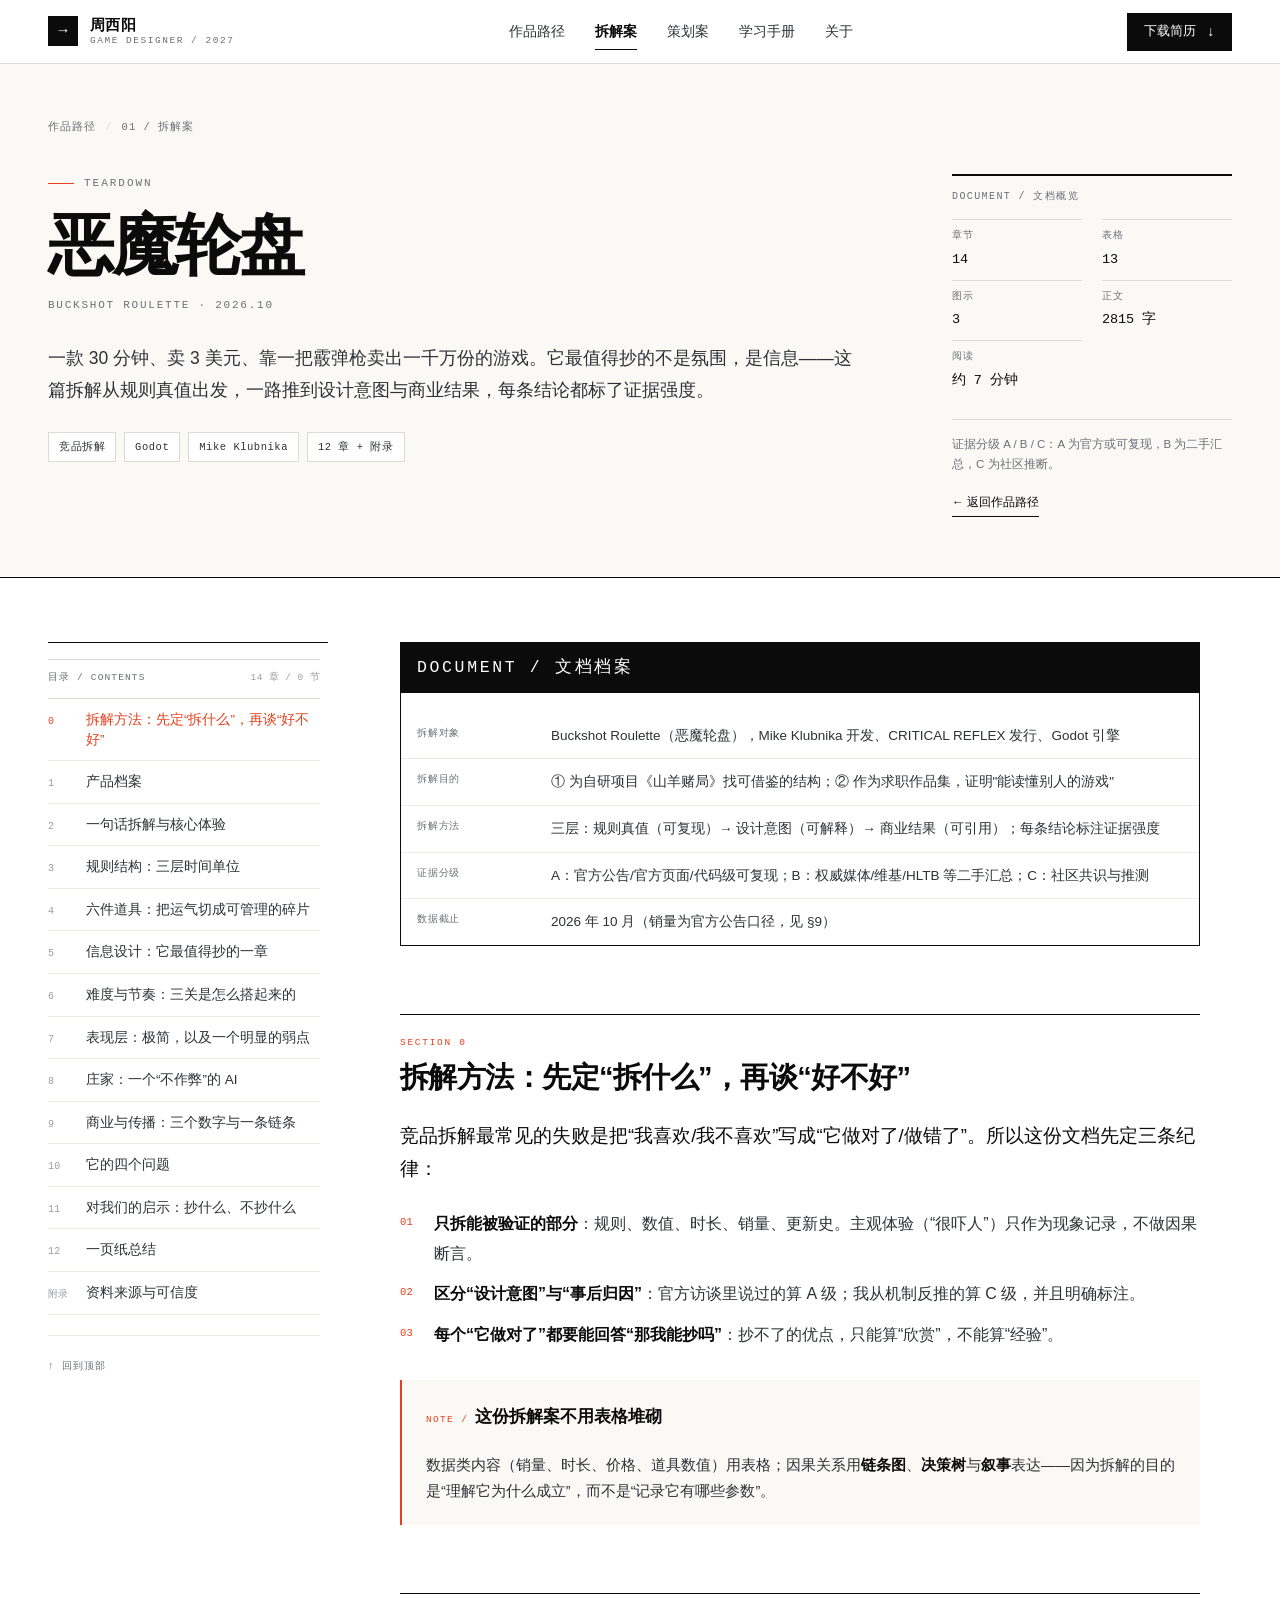
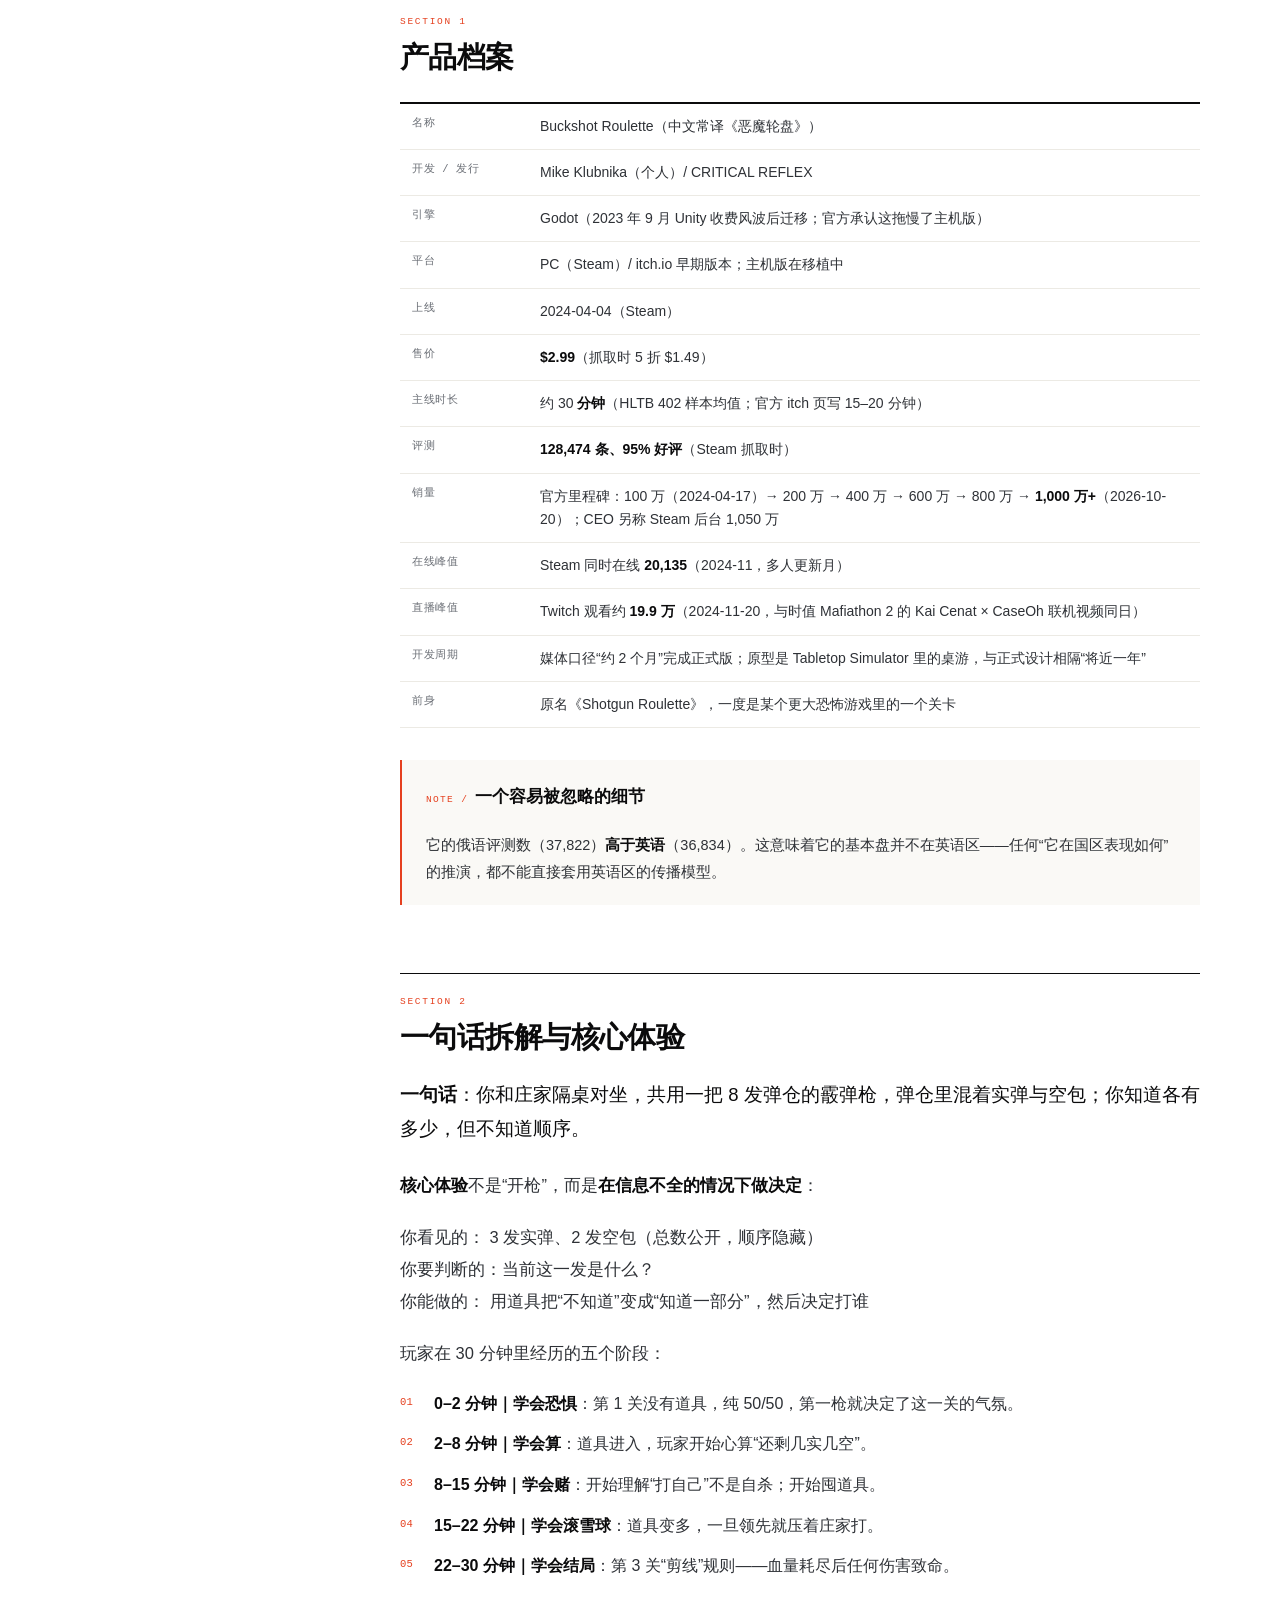
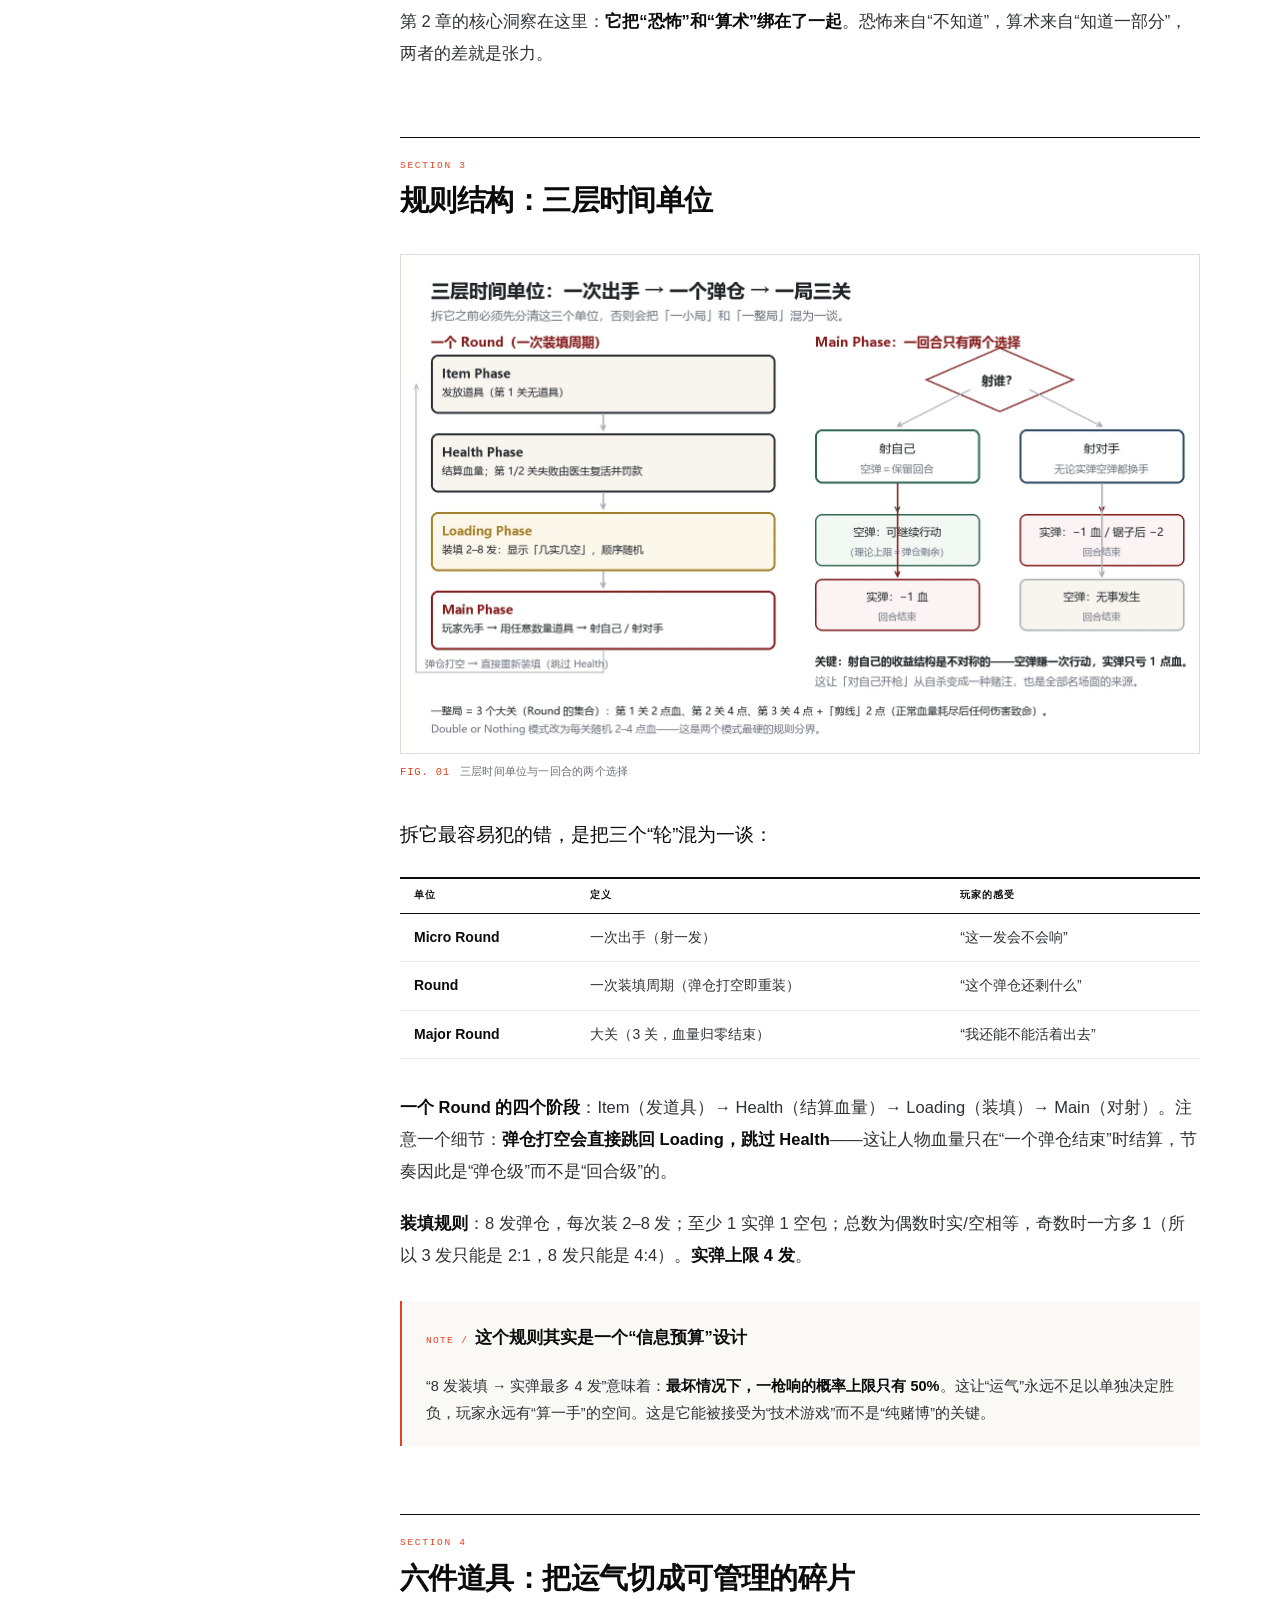
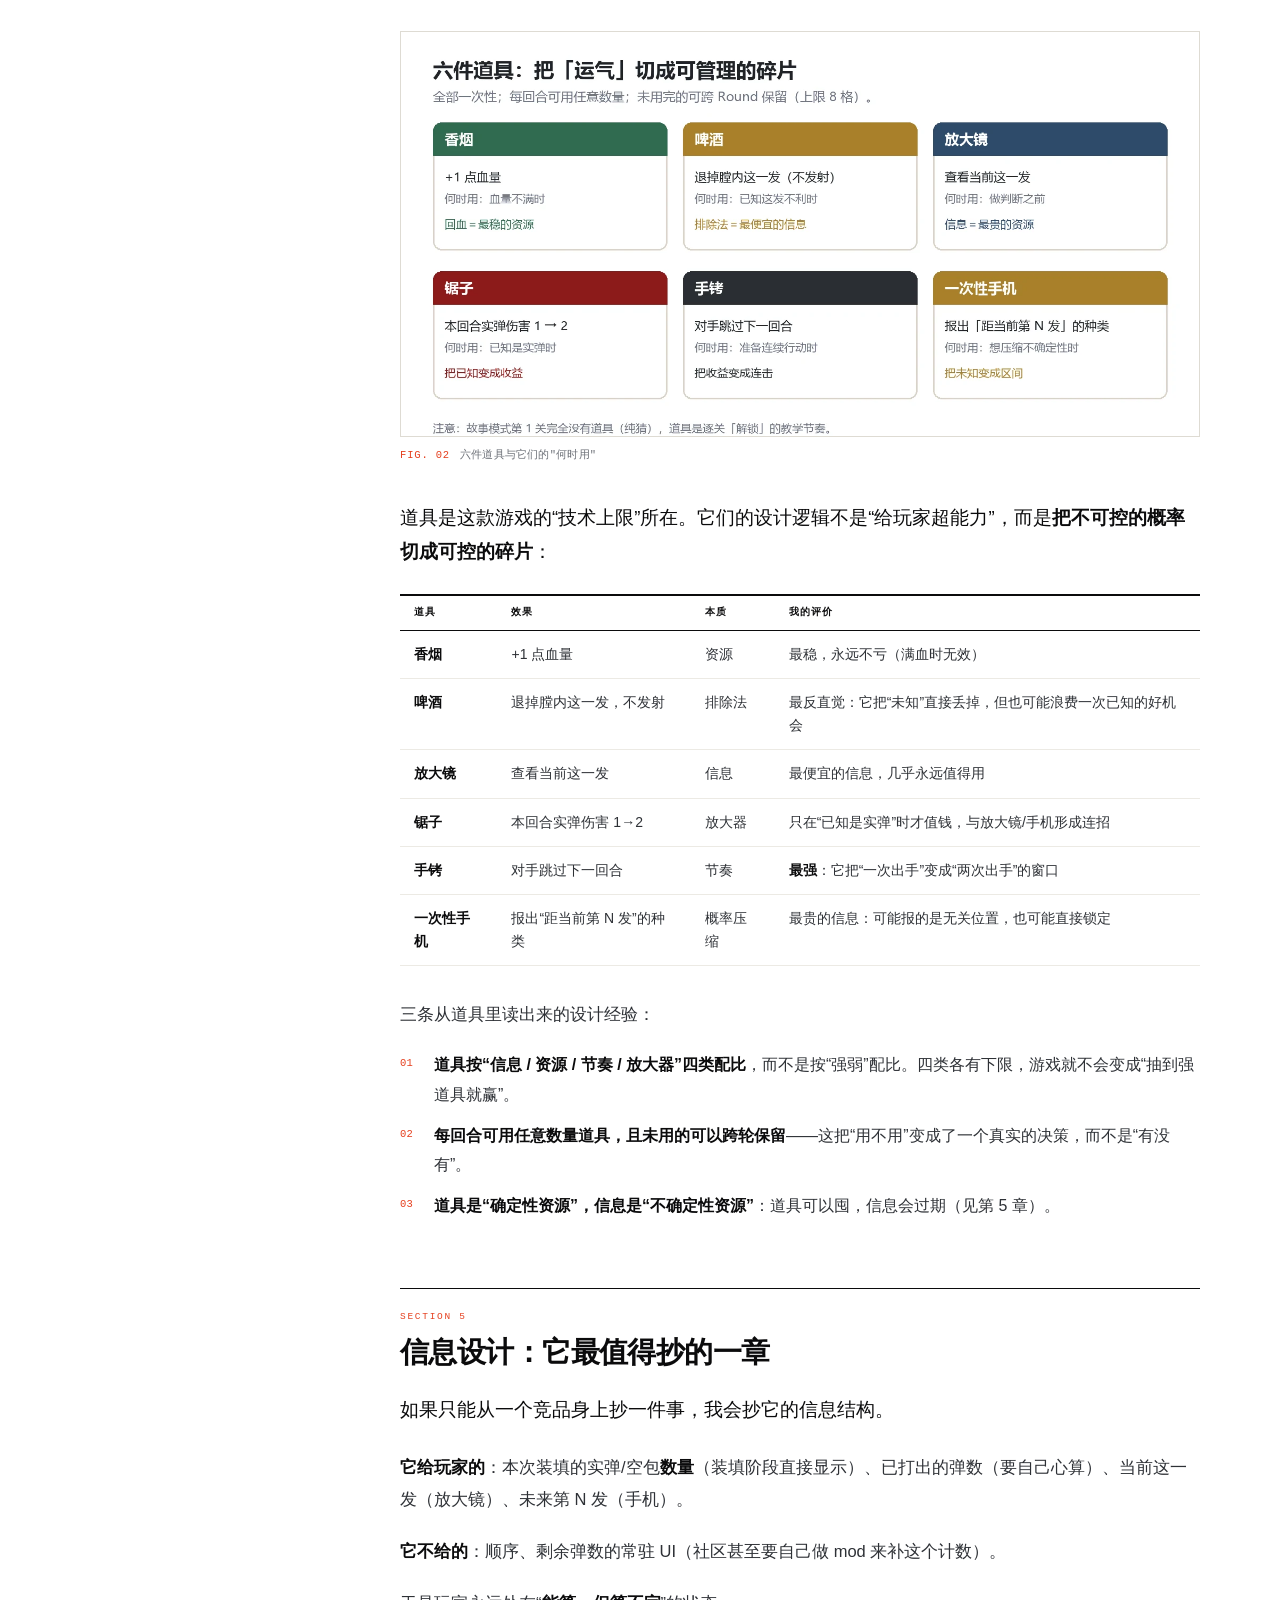
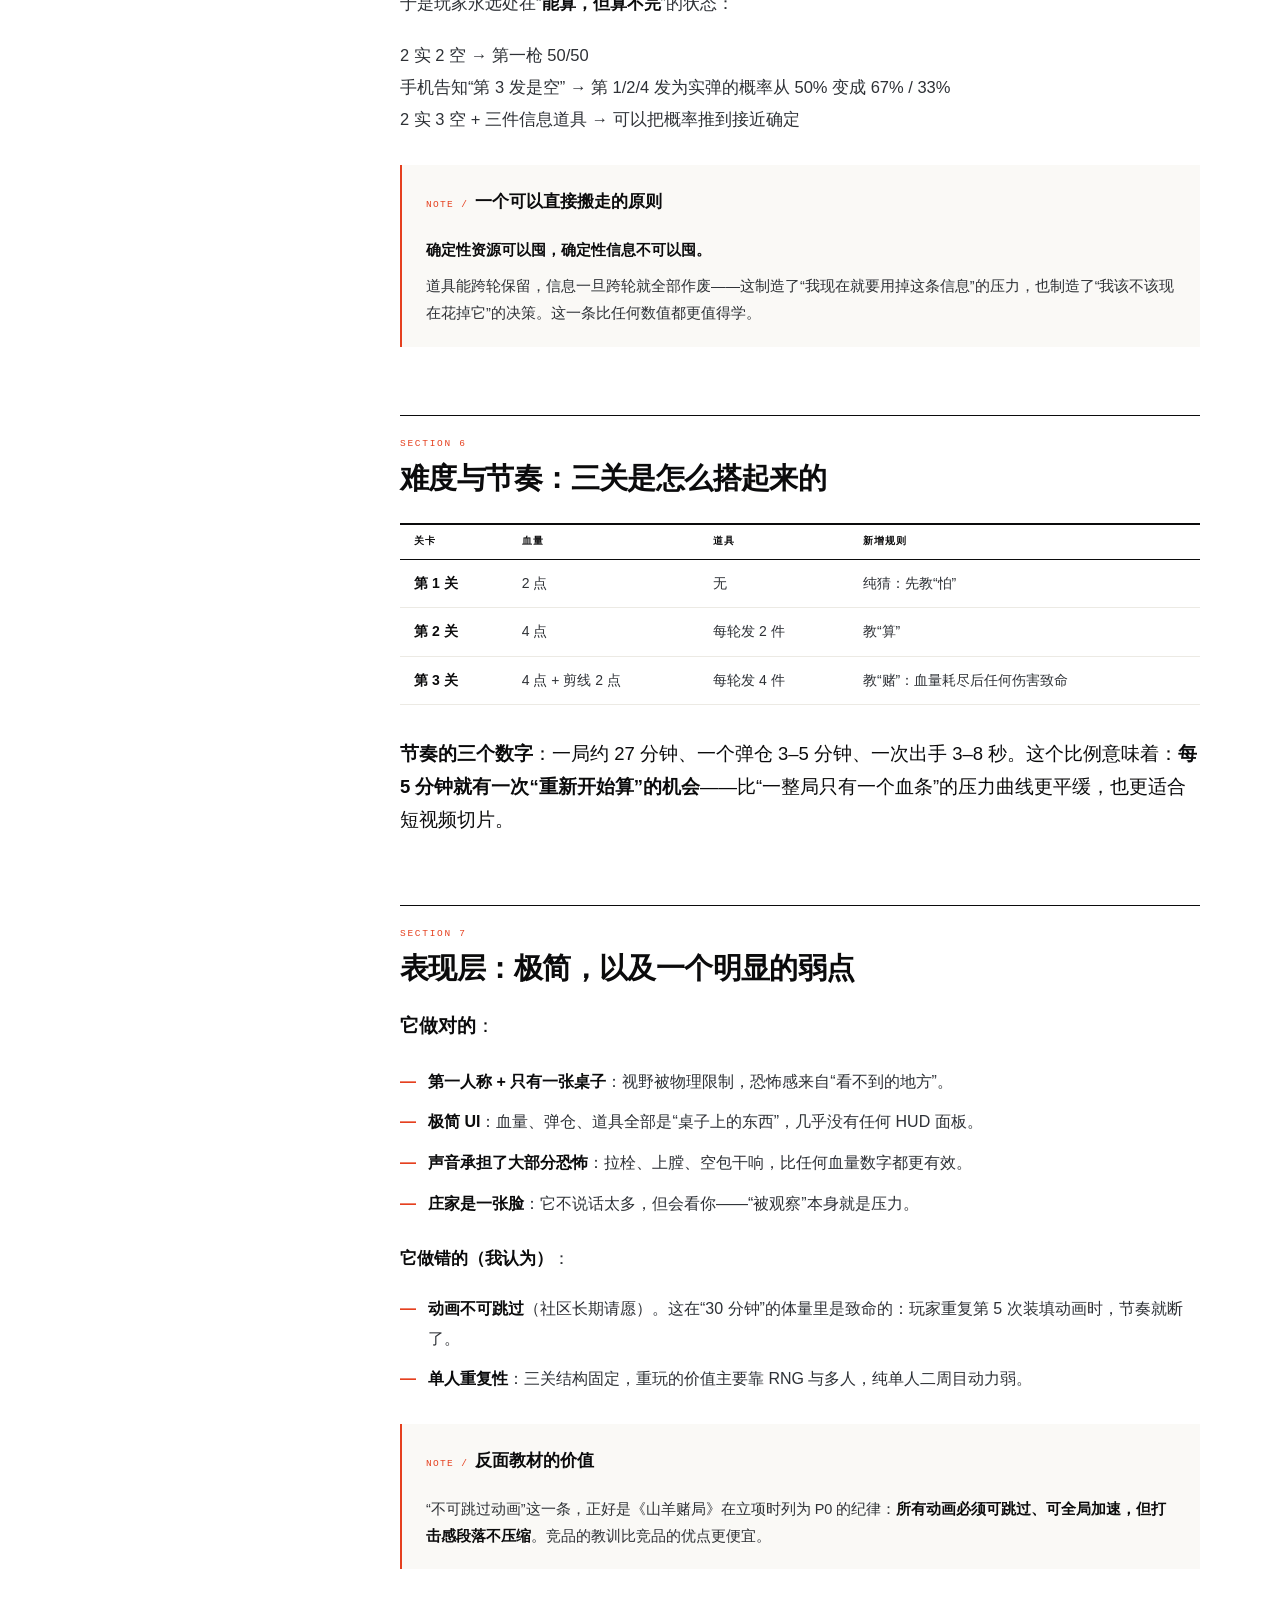
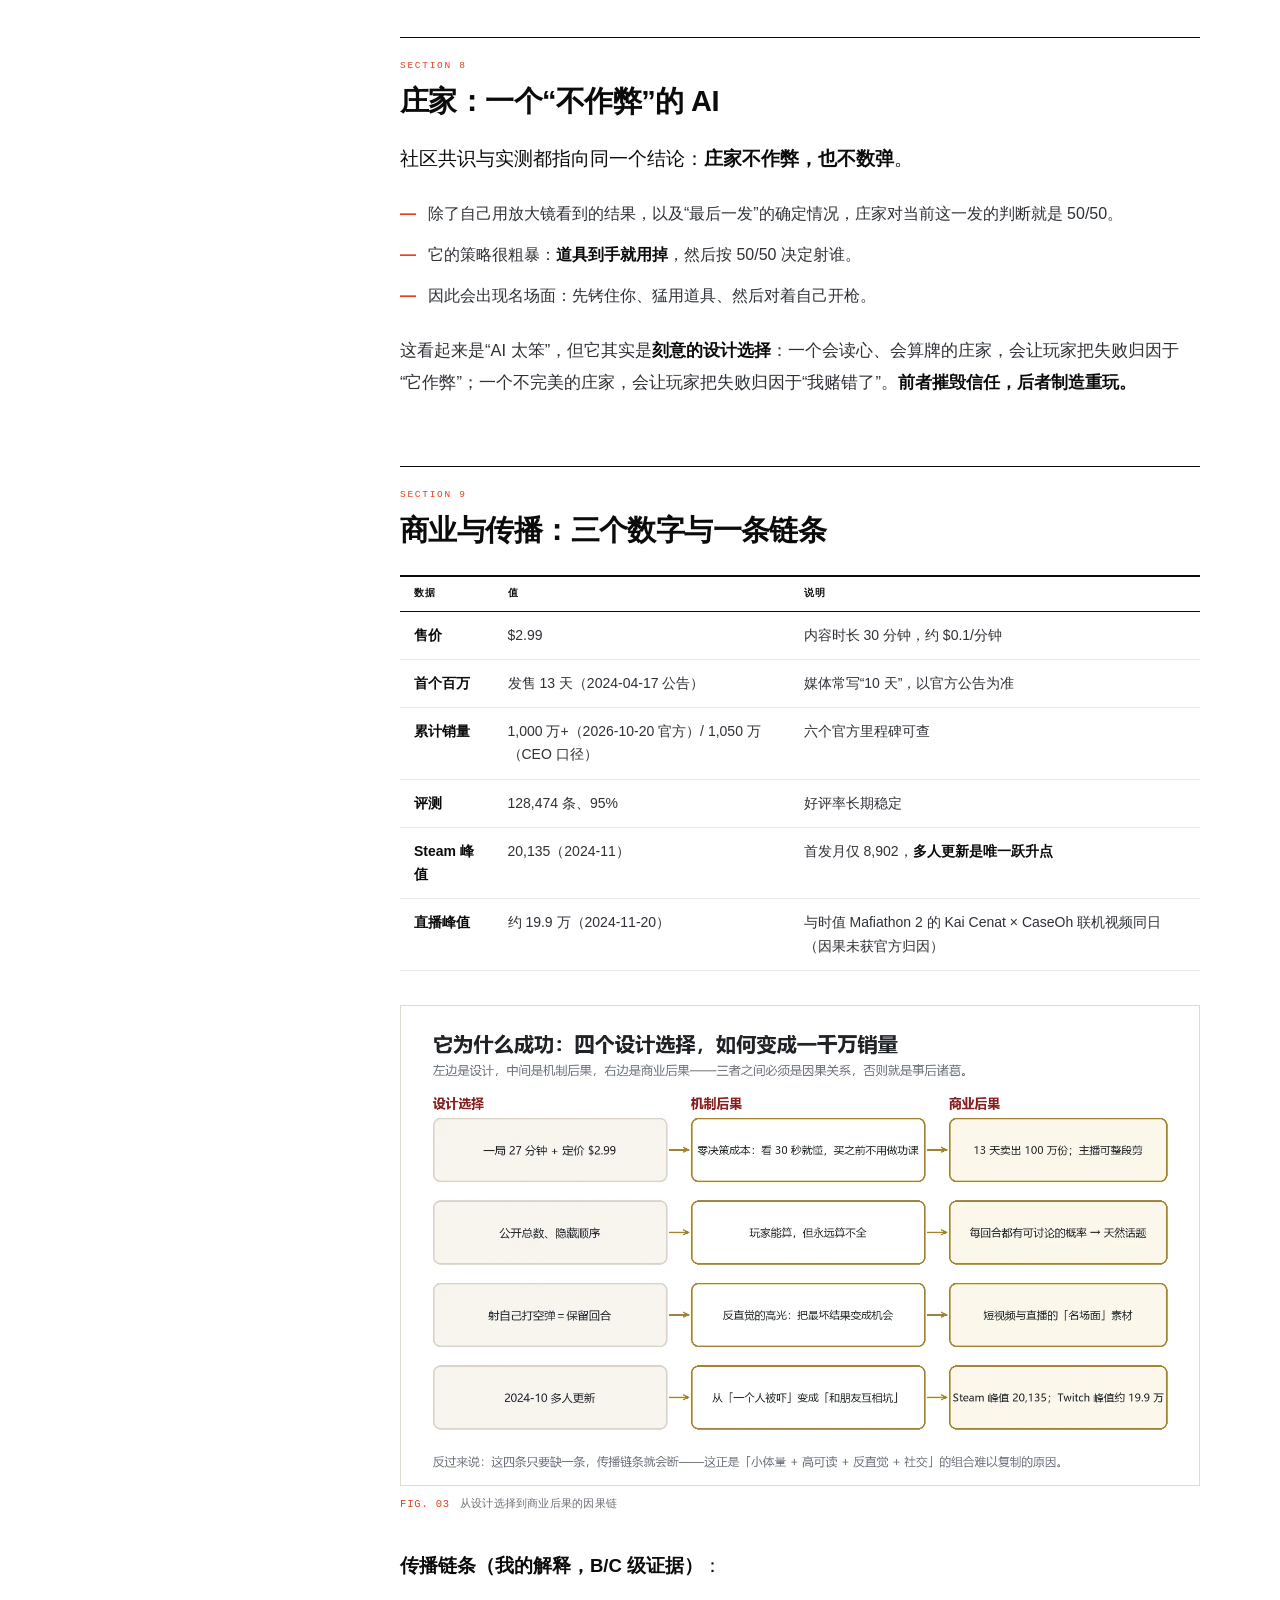
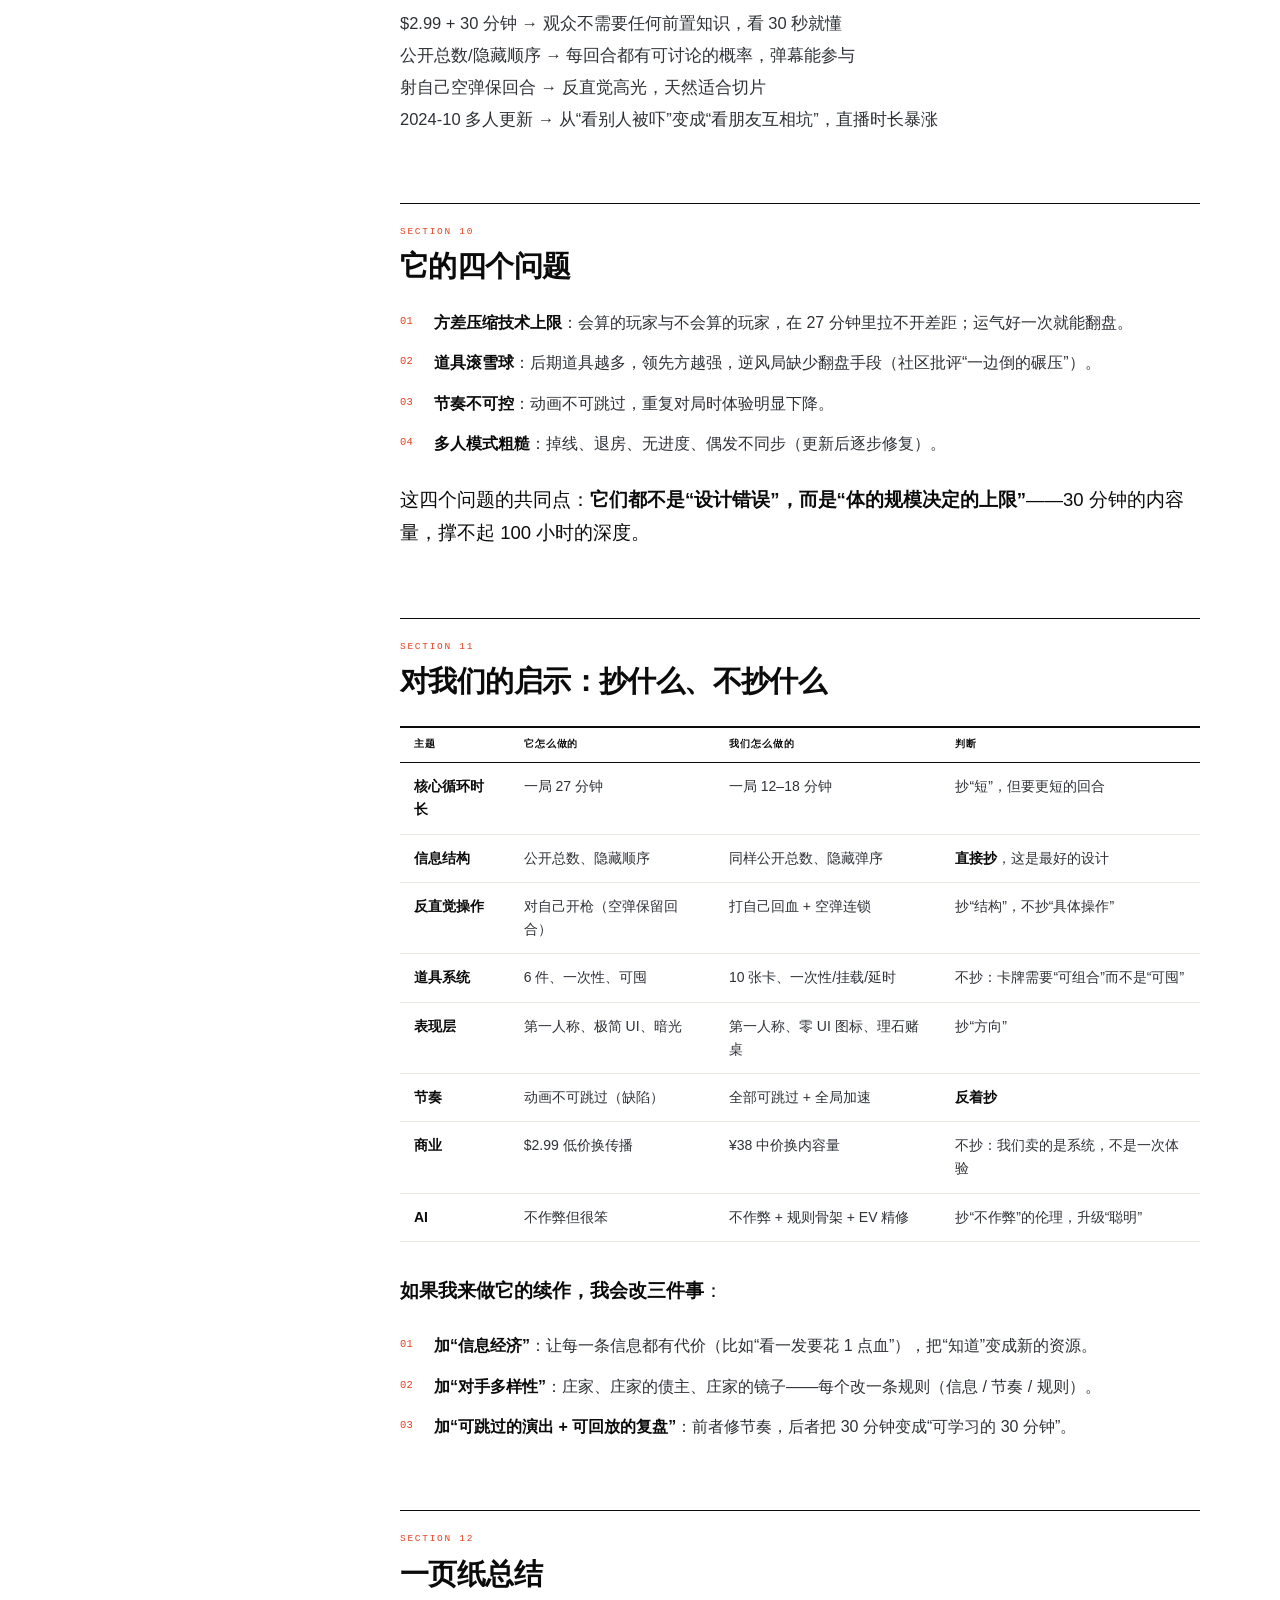
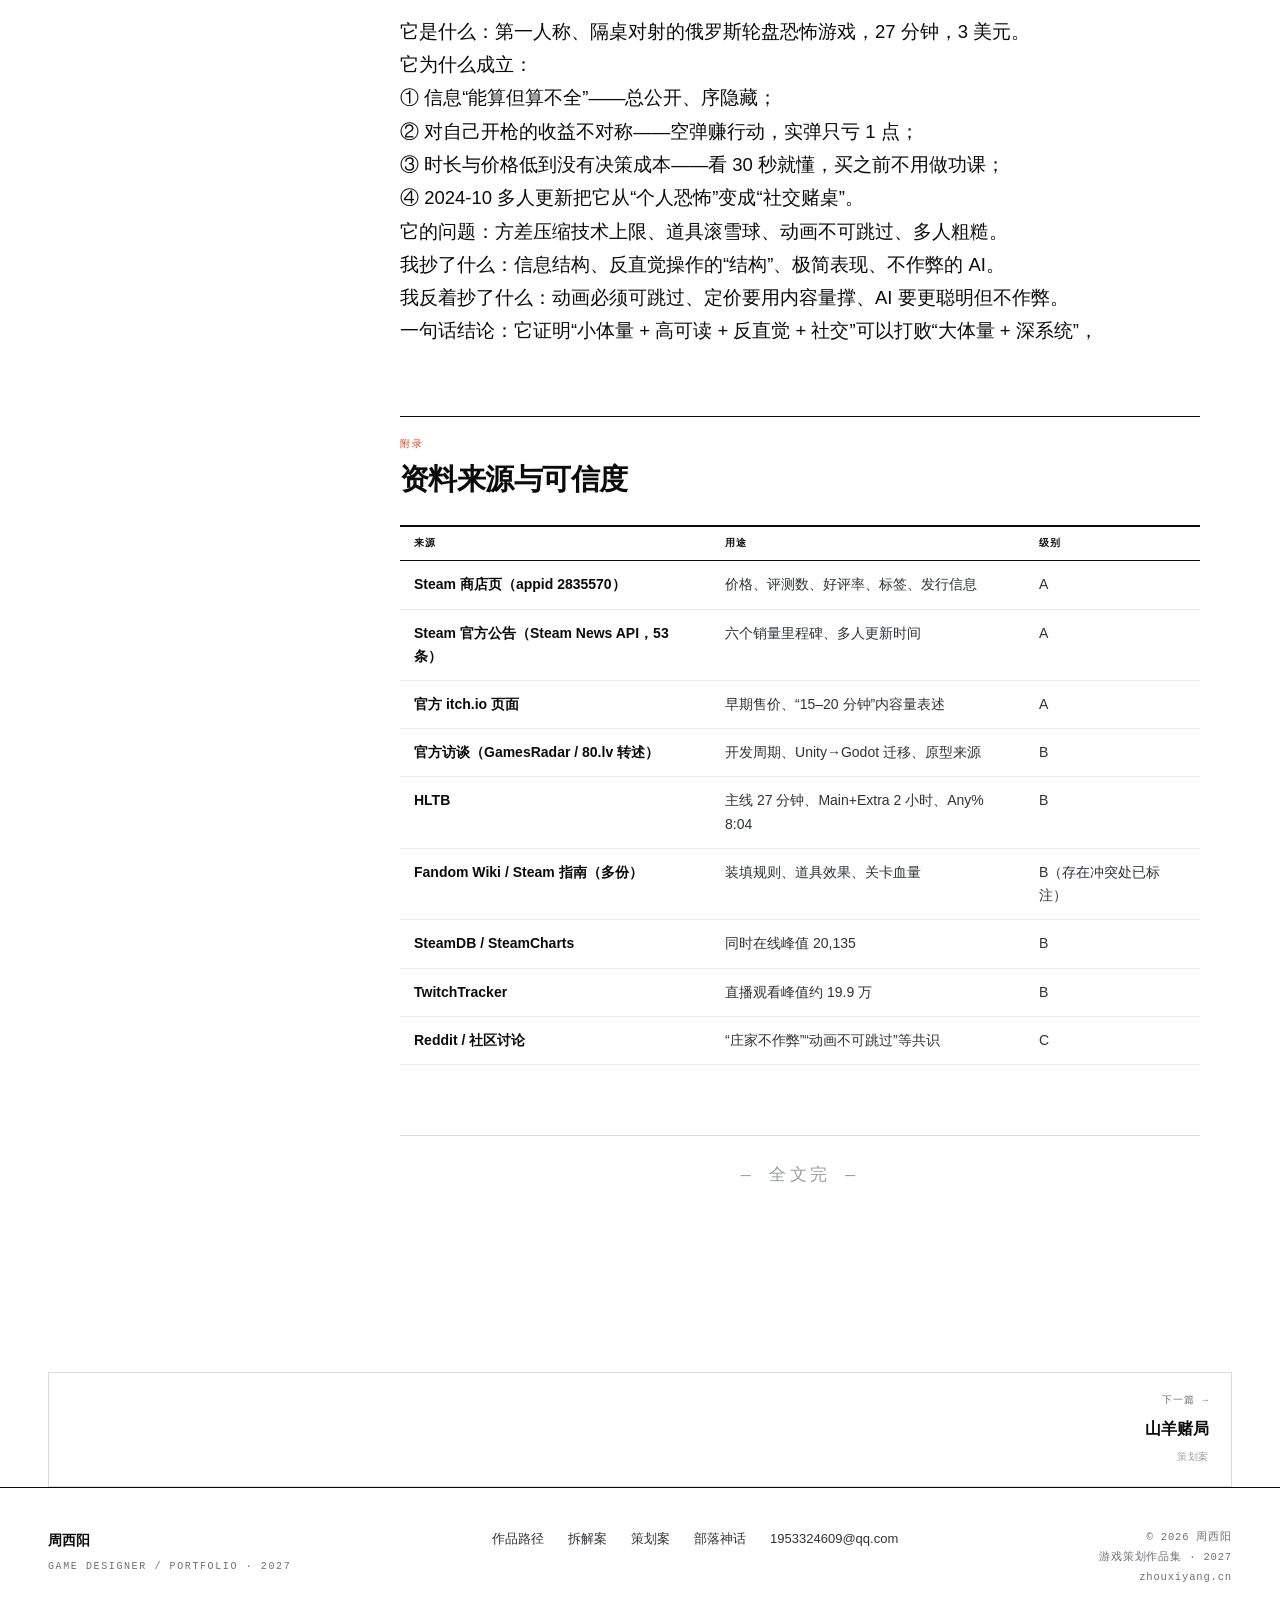
<file: work-roulette.html>
<!DOCTYPE html>
<html lang="zh-CN">
<head>
<meta charset="UTF-8" />
<meta name="viewport" content="width=device-width, initial-scale=1" />
<title>《恶魔轮盘》拆解案 · 周西阳</title>
<meta name="description" content="一款 30 分钟、卖 3 美元、靠一把霰弹枪卖出一千万份的游戏。它最值得抄的不是氛围，是信息——这篇拆解从规则真值出发，一路推到设计意图与商业结果，每条结论都标了证据强度。" />
<link rel="canonical" href="https://zhouxiyang.cn/work-roulette.html" />
<meta property="og:type" content="article" />
<meta property="og:title" content="《恶魔轮盘》拆解案 · 周西阳" />
<meta property="og:description" content="一款 30 分钟、卖 3 美元、靠一把霰弹枪卖出一千万份的游戏。它最值得抄的不是氛围，是信息——这篇拆解从规则真值出发，一路推到设计意图与商业结果，每条结论都标了证据强度。" />
<meta property="og:url" content="https://zhouxiyang.cn/work-roulette.html" />
<meta property="og:site_name" content="周西阳 · 游戏策划作品集" />
<meta property="og:locale" content="zh_CN" />
<meta property="og:image" content="https://zhouxiyang.cn/assets/img/og-cover.png" />
<meta property="og:image:width" content="1200" />
<meta property="og:image:height" content="630" />
<meta property="og:image:alt" content="周西阳 · 游戏策划作品集" />
<meta name="twitter:card" content="summary_large_image" />
<meta name="twitter:image" content="https://zhouxiyang.cn/assets/img/og-cover.png" />
<meta name="theme-color" content="#ffffff" />
<link rel="icon" href="data:image/svg+xml,%3Csvg xmlns='http://www.w3.org/2000/svg' viewBox='0 0 32 32'%3E%3Crect width='32' height='32' fill='%230b0b0c'/%3E%3Cpath d='M9 23 23 9M12 9h11v11' stroke='%23fff' stroke-width='2.4' fill='none'/%3E%3C/svg%3E" />
<link rel="stylesheet" href="assets/css/base.css" />
<link rel="stylesheet" href="assets/css/work.css" />
<script>document.documentElement.classList.add('js');</script>
</head>
<body>
<a class="skip-link" href="#docMain">跳到正文</a>
<div class="progress" id="progress" aria-hidden="true"><span></span></div>
<header class="site-head" id="siteHead">
  <div class="site-head__in">
    <a class="brand" href="index.html" aria-label="周西阳 · 游戏策划作品集">
      <span class="brand__mark" aria-hidden="true">→</span>
      <span class="brand__text"><strong>周西阳</strong><em>GAME DESIGNER / 2027</em></span>
    </a>
    <nav class="site-nav" id="siteNav" aria-label="主导航"><a href="index.html#path">作品路径</a><a href="work-roulette.html" class="is-active">拆解案</a><a href="work-goat.html">策划案</a><a href="handbook.html">学习手册</a><a href="index.html#about">关于</a></nav>
    <div class="site-head__actions">
      <a class="btn btn--ink btn--sm" href="assets/downloads/resume.pdf" download="周西阳_游戏策划简历.pdf">
        <span class="btn__label">下载简历</span><span class="btn__arrow" aria-hidden="true">↓</span>
      </a>
      <button class="nav-toggle" id="navToggle" type="button" aria-expanded="false" aria-controls="siteNav">菜单</button>
    </div>
  </div>
</header>

<main id="top">
  <section class="doc-hero">
    <div class="container">
      <nav class="crumbs" aria-label="面包屑">
        <a href="index.html#path">作品路径</a><span aria-hidden="true">/</span><span>01 / 拆解案</span>
      </nav>
      <div class="doc-hero__grid">
        <div class="doc-hero__main">
          <p class="kicker">TEARDOWN</p>
          <h1 class="doc-hero__title">恶魔轮盘</h1>
          <p class="doc-hero__en">BUCKSHOT ROULETTE · 2026.10</p>
          <p class="doc-hero__deck">一款 30 分钟、卖 3 美元、靠一把霰弹枪卖出一千万份的游戏。它最值得抄的不是氛围，是信息——这篇拆解从规则真值出发，一路推到设计意图与商业结果，每条结论都标了证据强度。</p>
          <ul class="doc-chips"><li>竞品拆解</li><li>Godot</li><li>Mike Klubnika</li><li>12 章 + 附录</li></ul>
          <button class="toc-toggle" id="tocToggle" type="button" aria-controls="docAside" aria-expanded="false">目录 / Contents</button>
        </div>
        <aside class="doc-hero__side" aria-label="文档概览">
          <p class="doc-side__label">Document / 文档概览</p>
          <dl class="doc-facts"><div class="doc-fact"><dt>章节</dt><dd>14</dd></div><div class="doc-fact"><dt>表格</dt><dd>13</dd></div><div class="doc-fact"><dt>图示</dt><dd>3</dd></div><div class="doc-fact"><dt>正文</dt><dd>2815 字</dd></div><div class="doc-fact"><dt>阅读</dt><dd>约 7 分钟</dd></div></dl>
          <p class="doc-note">证据分级 A / B / C：A 为官方或可复现，B 为二手汇总，C 为社区推断。</p>
          <a class="link-arrow" href="index.html#path">← 返回作品路径</a>
        </aside>
      </div>
    </div>
  </section>

  <div class="doc-body container">
    <aside class="doc-aside" id="docAside">
      <div class="doc-aside__inner">
        <div class="doc-aside__top">
          <span class="mono">14 章 / 0 节</span>
          <button class="toc-close" id="tocClose" type="button" aria-label="关闭目录">关闭 ✕</button>
        </div>
        <nav class="toc" aria-label="文档目录"><div class="toc__head"><span>目录 / Contents</span><span class="toc__count">14 章 / 0 节</span></div><ol class="toc__list"><li class="toc__item"><a href="#s1"><span class="toc__no">0</span><span class="toc__text">拆解方法：先定“拆什么”，再谈“好不好”</span></a></li><li class="toc__item"><a href="#s2"><span class="toc__no">1</span><span class="toc__text">产品档案</span></a></li><li class="toc__item"><a href="#s3"><span class="toc__no">2</span><span class="toc__text">一句话拆解与核心体验</span></a></li><li class="toc__item"><a href="#s4"><span class="toc__no">3</span><span class="toc__text">规则结构：三层时间单位</span></a></li><li class="toc__item"><a href="#s5"><span class="toc__no">4</span><span class="toc__text">六件道具：把运气切成可管理的碎片</span></a></li><li class="toc__item"><a href="#s6"><span class="toc__no">5</span><span class="toc__text">信息设计：它最值得抄的一章</span></a></li><li class="toc__item"><a href="#s7"><span class="toc__no">6</span><span class="toc__text">难度与节奏：三关是怎么搭起来的</span></a></li><li class="toc__item"><a href="#s8"><span class="toc__no">7</span><span class="toc__text">表现层：极简，以及一个明显的弱点</span></a></li><li class="toc__item"><a href="#s9"><span class="toc__no">8</span><span class="toc__text">庄家：一个“不作弊”的 AI</span></a></li><li class="toc__item"><a href="#s10"><span class="toc__no">9</span><span class="toc__text">商业与传播：三个数字与一条链条</span></a></li><li class="toc__item"><a href="#s11"><span class="toc__no">10</span><span class="toc__text">它的四个问题</span></a></li><li class="toc__item"><a href="#s12"><span class="toc__no">11</span><span class="toc__text">对我们的启示：抄什么、不抄什么</span></a></li><li class="toc__item"><a href="#s13"><span class="toc__no">12</span><span class="toc__text">一页纸总结</span></a></li><li class="toc__item"><a href="#s14"><span class="toc__no">附录</span><span class="toc__text">资料来源与可信度</span></a></li></ol></nav>
        <div class="doc-aside__foot"><a href="#top">↑ 回到顶部</a></div>
      </div>
    </aside>

    <article class="prose" id="docMain">
      <section class="archive"><p class="archive__label">Document / 文档档案</p><dl class="archive__list"><div class="archive__row"><dt>拆解对象</dt><dd>Buckshot Roulette（恶魔轮盘），Mike Klubnika 开发、CRITICAL REFLEX 发行、Godot 引擎</dd></div><div class="archive__row"><dt>拆解目的</dt><dd>① 为自研项目《山羊赌局》找可借鉴的结构；② 作为求职作品集，证明"能读懂别人的游戏"</dd></div><div class="archive__row"><dt>拆解方法</dt><dd>三层：规则真值（可复现）→ 设计意图（可解释）→ 商业结果（可引用）；每条结论标注证据强度</dd></div><div class="archive__row"><dt>证据分级</dt><dd>A：官方公告/官方页面/代码级可复现；B：权威媒体/维基/HLTB 等二手汇总；C：社区共识与推测</dd></div><div class="archive__row"><dt>数据截止</dt><dd>2026 年 10 月（销量为官方公告口径，见 §9）</dd></div></dl></section><h2 id="s1"><span class="sec-no">SECTION 0</span>拆解方法：先定“拆什么”，再谈“好不好”</h2><p class="is-lead">竞品拆解最常见的失败是把“我喜欢/我不喜欢”写成“它做对了/做错了”。所以这份文档先定三条纪律：</p><ol class="steps"><li><strong>只拆能被验证的部分</strong>：规则、数值、时长、销量、更新史。主观体验（“很吓人”）只作为现象记录，不做因果断言。</li><li><strong>区分</strong><strong>“</strong><strong>设计意图</strong><strong>”</strong><strong>与</strong><strong>“</strong><strong>事后归因</strong><strong>”</strong>：官方访谈里说过的算 A 级；我从机制反推的算 C 级，并且明确标注。</li><li><strong>每个</strong><strong>“</strong><strong>它做对了</strong><strong>”</strong><strong>都要能回答</strong><strong>“</strong><strong>那我能抄吗</strong><strong>”</strong>：抄不了的优点，只能算“欣赏”，不能算“经验”。</li></ol><aside class="callout"><p class="callout__title"><strong>这份拆解案不用表格堆砌</strong></p><div class="callout__body"><p>数据类内容（销量、时长、价格、道具数值）用表格；因果关系用<strong>链条图</strong>、<strong>决策树</strong>与<strong>叙事</strong>表达——因为拆解的目的是“理解它为什么成立”，而不是“记录它有哪些参数”。</p></div></aside><h2 id="s2"><span class="sec-no">SECTION 1</span>产品档案</h2><div class="table-wrap"><table class="tbl tbl--kv"><tbody><tr><td>名称</td><td>Buckshot Roulette（中文常译《恶魔轮盘》）</td></tr><tr><td>开发 / 发行</td><td>Mike Klubnika（个人）/ CRITICAL REFLEX</td></tr><tr><td>引擎</td><td>Godot（2023 年 9 月 Unity 收费风波后迁移；官方承认这拖慢了主机版）</td></tr><tr><td>平台</td><td>PC（Steam）/ itch.io 早期版本；主机版在移植中</td></tr><tr><td>上线</td><td>2024-04-04（Steam）</td></tr><tr><td>售价</td><td><strong>$2.99</strong>（抓取时 5 折 $1.49）</td></tr><tr><td>主线时长</td><td>约 30<strong> </strong><strong>分钟</strong>（HLTB 402 样本均值；官方 itch 页写 15–20 分钟）</td></tr><tr><td>评测</td><td><strong>128,474 </strong><strong>条、</strong><strong>95% </strong><strong>好评</strong>（Steam 抓取时）</td></tr><tr><td>销量</td><td>官方里程碑：100 万（2024-04-17）→ 200 万 → 400 万 → 600 万 → 800 万 → <strong>1,000 </strong><strong>万</strong><strong>+</strong>（2026-10-20）；CEO 另称 Steam 后台 1,050 万</td></tr><tr><td>在线峰值</td><td>Steam 同时在线 <strong>20,135</strong>（2024-11，多人更新月）</td></tr><tr><td>直播峰值</td><td>Twitch 观看约 <strong>19.9 </strong><strong>万</strong>（2024-11-20，与时值 Mafiathon 2 的 Kai Cenat × CaseOh 联机视频同日）</td></tr><tr><td>开发周期</td><td>媒体口径“约 2 个月”完成正式版；原型是 Tabletop Simulator 里的桌游，与正式设计相隔“将近一年”</td></tr><tr><td>前身</td><td>原名《Shotgun Roulette》，一度是某个更大恐怖游戏里的一个关卡</td></tr></tbody></table></div><aside class="callout"><p class="callout__title"><strong>一个容易被忽略的细节</strong></p><div class="callout__body"><p>它的俄语评测数（37,822）<strong>高于英语</strong>（36,834）。这意味着它的基本盘并不在英语区——任何“它在国区表现如何”的推演，都不能直接套用英语区的传播模型。</p></div></aside><h2 id="s3"><span class="sec-no">SECTION 2</span>一句话拆解与核心体验</h2><p class="is-lead"><strong>一句话</strong>：你和庄家隔桌对坐，共用一把 8 发弹仓的霰弹枪，弹仓里混着实弹与空包；你知道各有多少，但不知道顺序。</p><p><strong>核心体验</strong>不是“开枪”，而是<strong>在信息不全的情况下做决定</strong>：</p><p>你看见的：  3 发实弹、2 发空包（总数公开，顺序隐藏）<br />你要判断的：当前这一发是什么？<br />你能做的：  用道具把“不知道”变成“知道一部分”，然后决定打谁</p><p>玩家在 30 分钟里经历的五个阶段：</p><ol class="steps"><li><strong>0–2 </strong><strong>分钟｜学会恐惧</strong>：第 1 关没有道具，纯 50/50，第一枪就决定了这一关的气氛。</li><li><strong>2–8 </strong><strong>分钟｜学会算</strong>：道具进入，玩家开始心算“还剩几实几空”。</li><li><strong>8–15 </strong><strong>分钟｜学会赌</strong>：开始理解“打自己”不是自杀；开始囤道具。</li><li><strong>15–22 </strong><strong>分钟｜学会滚雪球</strong>：道具变多，一旦领先就压着庄家打。</li><li><strong>22–</strong><strong>30</strong><strong> </strong><strong>分钟｜学会结局</strong>：第 3 关“剪线”规则——血量耗尽后任何伤害致命。</li></ol><p>第 2 章的核心洞察在这里：<strong>它把</strong><strong>“</strong><strong>恐怖</strong><strong>”</strong><strong>和</strong><strong>“</strong><strong>算术</strong><strong>”</strong><strong>绑在了一起</strong>。恐怖来自“不知道”，算术来自“知道一部分”，两者的差就是张力。</p><h2 id="s4"><span class="sec-no">SECTION 3</span>规则结构：三层时间单位</h2><figure class="fig"><a class="fig__open" href="assets/img/roulette/01.webp" target="_blank" rel="noopener" aria-label="放大查看"><img src="assets/img/roulette/01.webp" width="1600" height="1000" alt="三层时间单位与一回合的两个选择" loading="lazy" /><span class="fig__hint">点击放大 ↗</span></a><figcaption><span class="fig__no">FIG. 01</span>三层时间单位与一回合的两个选择</figcaption></figure><p class="is-lead">拆它最容易犯的错，是把三个“轮”混为一谈：</p><div class="table-wrap"><table class="tbl"><thead><tr><th><strong>单位</strong></th><th><strong>定义</strong></th><th><strong>玩家的感受</strong></th></tr></thead><tbody><tr><td>Micro Round</td><td>一次出手（射一发）</td><td>“这一发会不会响”</td></tr><tr><td>Round</td><td>一次装填周期（弹仓打空即重装）</td><td>“这个弹仓还剩什么”</td></tr><tr><td>Major Round</td><td>大关（3 关，血量归零结束）</td><td>“我还能不能活着出去”</td></tr></tbody></table></div><p><strong>一个</strong><strong> Round </strong><strong>的四个阶段</strong>：Item（发道具）→ Health（结算血量）→ Loading（装填）→ Main（对射）。注意一个细节：<strong>弹仓打空会直接跳回</strong><strong> Loading</strong><strong>，跳过</strong><strong> Health</strong>——这让人物血量只在“一个弹仓结束”时结算，节奏因此是“弹仓级”而不是“回合级”的。</p><p><strong>装填规则</strong>：8 发弹仓，每次装 2–8 发；至少 1 实弹 1 空包；总数为偶数时实/空相等，奇数时一方多 1（所以 3 发只能是 2:1，8 发只能是 4:4）。<strong>实弹上限</strong><strong> 4 </strong><strong>发</strong>。</p><aside class="callout"><p class="callout__title"><strong>这个规则其实是一个“信息预算”设计</strong></p><div class="callout__body"><p>“8 发装填 → 实弹最多 4 发”意味着：<strong>最坏情况下，一枪响的概率上限只有</strong><strong> 50%</strong>。这让“运气”永远不足以单独决定胜负，玩家永远有“算一手”的空间。这是它能被接受为“技术游戏”而不是“纯赌博”的关键。</p></div></aside><h2 id="s5"><span class="sec-no">SECTION 4</span>六件道具：把运气切成可管理的碎片</h2><figure class="fig"><a class="fig__open" href="assets/img/roulette/02.webp" target="_blank" rel="noopener" aria-label="放大查看"><img src="assets/img/roulette/02.webp" width="1500" height="760" alt="六件道具与它们的"何时用"" loading="lazy" /><span class="fig__hint">点击放大 ↗</span></a><figcaption><span class="fig__no">FIG. 02</span>六件道具与它们的"何时用"</figcaption></figure><p class="is-lead">道具是这款游戏的“技术上限”所在。它们的设计逻辑不是“给玩家超能力”，而是<strong>把不可控的概率切成可控的碎片</strong>：</p><div class="table-wrap"><table class="tbl"><thead><tr><th><strong>道具</strong></th><th><strong>效果</strong></th><th><strong>本质</strong></th><th><strong>我的评价</strong></th></tr></thead><tbody><tr><td>香烟</td><td>+1 点血量</td><td>资源</td><td>最稳，永远不亏（满血时无效）</td></tr><tr><td>啤酒</td><td>退掉膛内这一发，不发射</td><td>排除法</td><td>最反直觉：它把“未知”直接丢掉，但也可能浪费一次已知的好机会</td></tr><tr><td>放大镜</td><td>查看当前这一发</td><td>信息</td><td>最便宜的信息，几乎永远值得用</td></tr><tr><td>锯子</td><td>本回合实弹伤害 1→2</td><td>放大器</td><td>只在“已知是实弹”时才值钱，与放大镜/手机形成连招</td></tr><tr><td>手铐</td><td>对手跳过下一回合</td><td>节奏</td><td><strong>最强</strong>：它把“一次出手”变成“两次出手”的窗口</td></tr><tr><td>一次性手机</td><td>报出“距当前第 N 发”的种类</td><td>概率压缩</td><td>最贵的信息：可能报的是无关位置，也可能直接锁定</td></tr></tbody></table></div><p>三条从道具里读出来的设计经验：</p><ol class="steps"><li><strong>道具按</strong><strong>“</strong><strong>信息</strong><strong> / </strong><strong>资源</strong><strong> / </strong><strong>节奏</strong><strong> / </strong><strong>放大器</strong><strong>”</strong><strong>四类配比</strong>，而不是按“强弱”配比。四类各有下限，游戏就不会变成“抽到强道具就赢”。</li><li><strong>每回合可用任意数量道具，且未用的可以跨轮保留</strong>——这把“用不用”变成了一个真实的决策，而不是“有没有”。</li><li><strong>道具是</strong><strong>“</strong><strong>确定性资源</strong><strong>”</strong><strong>，信息是</strong><strong>“</strong><strong>不确定性资源</strong><strong>”</strong>：道具可以囤，信息会过期（见第 5 章）。</li></ol><h2 id="s6"><span class="sec-no">SECTION 5</span>信息设计：它最值得抄的一章</h2><p class="is-lead">如果只能从一个竞品身上抄一件事，我会抄它的信息结构。</p><p><strong>它给玩家的</strong>：本次装填的实弹/空包<strong>数量</strong>（装填阶段直接显示）、已打出的弹数（要自己心算）、当前这一发（放大镜）、未来第 N 发（手机）。</p><p><strong>它不给的</strong>：顺序、剩余弹数的常驻 UI（社区甚至要自己做 mod 来补这个计数）。</p><p>于是玩家永远处在“<strong>能算，但算不完</strong>”的状态：</p><p>2 实 2 空 → 第一枪 50/50<br />手机告知“第 3 发是空” → 第 1/2/4 发为实弹的概率从 50% 变成 67% / 33%<br />2 实 3 空 + 三件信息道具 → 可以把概率推到接近确定</p><aside class="callout"><p class="callout__title"><strong>一个可以直接搬走的原则</strong></p><div class="callout__body"><p><strong>确定性资源可以囤，确定性信息不可以囤。</strong></p><p>道具能跨轮保留，信息一旦跨轮就全部作废——这制造了“我现在就要用掉这条信息”的压力，也制造了“我该不该现在花掉它”的决策。这一条比任何数值都更值得学。</p></div></aside><h2 id="s7"><span class="sec-no">SECTION 6</span>难度与节奏：三关是怎么搭起来的</h2><div class="table-wrap"><table class="tbl"><thead><tr><th><strong>关卡</strong></th><th><strong>血量</strong></th><th><strong>道具</strong></th><th><strong>新增规则</strong></th></tr></thead><tbody><tr><td>第 1 关</td><td>2 点</td><td>无</td><td>纯猜：先教“怕”</td></tr><tr><td>第 2 关</td><td>4 点</td><td>每轮发 2 件</td><td>教“算”</td></tr><tr><td>第 3 关</td><td>4 点 + 剪线 2 点</td><td>每轮发 4 件</td><td>教“赌”：血量耗尽后任何伤害致命</td></tr></tbody></table></div><p class="is-lead"><strong>节奏的三个数字</strong>：一局约 27 分钟、一个弹仓 3–5 分钟、一次出手 3–8 秒。这个比例意味着：<strong>每</strong><strong> 5 </strong><strong>分钟就有一次</strong><strong>“</strong><strong>重新开始算</strong><strong>”</strong><strong>的机会</strong>——比“一整局只有一个血条”的压力曲线更平缓，也更适合短视频切片。</p><h2 id="s8"><span class="sec-no">SECTION 7</span>表现层：极简，以及一个明显的弱点</h2><p class="is-lead"><strong>它做对的</strong>：</p><ul class="bullets"><li><strong>第一人称</strong><strong> + </strong><strong>只有一张桌子</strong>：视野被物理限制，恐怖感来自“看不到的地方”。</li><li><strong>极简</strong><strong> UI</strong>：血量、弹仓、道具全部是“桌子上的东西”，几乎没有任何 HUD 面板。</li><li><strong>声音承担了大部分恐怖</strong>：拉栓、上膛、空包干响，比任何血量数字都更有效。</li><li><strong>庄家是一张脸</strong>：它不说话太多，但会看你——“被观察”本身就是压力。</li></ul><p><strong>它做错的（我认为）</strong>：</p><ul class="bullets"><li><strong>动画不可跳过</strong>（社区长期请愿）。这在“30 分钟”的体量里是致命的：玩家重复第 5 次装填动画时，节奏就断了。</li><li><strong>单人重复性</strong>：三关结构固定，重玩的价值主要靠 RNG 与多人，纯单人二周目动力弱。</li></ul><aside class="callout"><p class="callout__title"><strong>反面教材的价值</strong></p><div class="callout__body"><p>“不可跳过动画”这一条，正好是《山羊赌局》在立项时列为 P0 的纪律：<strong>所有动画必须可跳过、可全局加速，但打击感段落不压缩</strong>。竞品的教训比竞品的优点更便宜。</p></div></aside><h2 id="s9"><span class="sec-no">SECTION 8</span>庄家：一个“不作弊”的 AI</h2><p class="is-lead">社区共识与实测都指向同一个结论：<strong>庄家不作弊，也不数弹</strong>。</p><ul class="bullets"><li>除了自己用放大镜看到的结果，以及“最后一发”的确定情况，庄家对当前这一发的判断就是 50/50。</li><li>它的策略很粗暴：<strong>道具到手就用掉</strong>，然后按 50/50 决定射谁。</li><li>因此会出现名场面：先铐住你、猛用道具、然后对着自己开枪。</li></ul><p>这看起来是“AI 太笨”，但它其实是<strong>刻意的设计选择</strong>：一个会读心、会算牌的庄家，会让玩家把失败归因于“它作弊”；一个不完美的庄家，会让玩家把失败归因于“我赌错了”。<strong>前者摧毁信任，后者制造重玩。</strong></p><h2 id="s10"><span class="sec-no">SECTION 9</span>商业与传播：三个数字与一条链条</h2><div class="table-wrap"><table class="tbl"><thead><tr><th><strong>数据</strong></th><th><strong>值</strong></th><th><strong>说明</strong></th></tr></thead><tbody><tr><td>售价</td><td>$2.99</td><td>内容时长 30 分钟，约 $0.1/分钟</td></tr><tr><td>首个百万</td><td>发售 13 天（2024-04-17 公告）</td><td>媒体常写“10 天”，以官方公告为准</td></tr><tr><td>累计销量</td><td>1,000 万+（2026-10-20 官方）/ 1,050 万（CEO 口径）</td><td>六个官方里程碑可查</td></tr><tr><td>评测</td><td>128,474 条、95%</td><td>好评率长期稳定</td></tr><tr><td>Steam 峰值</td><td>20,135（2024-11）</td><td>首发月仅 8,902，<strong>多人更新是唯一跃升点</strong></td></tr><tr><td>直播峰值</td><td>约 19.9 万（2024-11-20）</td><td>与时值 Mafiathon 2 的 Kai Cenat × CaseOh 联机视频同日（因果未获官方归因）</td></tr></tbody></table></div><figure class="fig"><a class="fig__open" href="assets/img/roulette/03.webp" target="_blank" rel="noopener" aria-label="放大查看"><img src="assets/img/roulette/03.webp" width="1500" height="900" alt="从设计选择到商业后果的因果链" loading="lazy" /><span class="fig__hint">点击放大 ↗</span></a><figcaption><span class="fig__no">FIG. 03</span>从设计选择到商业后果的因果链</figcaption></figure><p class="is-lead"><strong>传播链条（我的解释，</strong><strong>B/C </strong><strong>级证据）</strong>：</p><p>$2.99 + 30 分钟   →  观众不需要任何前置知识，看 30 秒就懂<br />公开总数/隐藏顺序  →  每回合都有可讨论的概率，弹幕能参与<br />射自己空弹保回合   →  反直觉高光，天然适合切片<br />2024-10 多人更新   →  从“看别人被吓”变成“看朋友互相坑”，直播时长暴涨</p><h2 id="s11"><span class="sec-no">SECTION 10</span>它的四个问题</h2><ol class="steps"><li><strong>方差压缩技术上限</strong>：会算的玩家与不会算的玩家，在 27 分钟里拉不开差距；运气好一次就能翻盘。</li><li><strong>道具滚雪球</strong>：后期道具越多，领先方越强，逆风局缺少翻盘手段（社区批评“一边倒的碾压”）。</li><li><strong>节奏不可控</strong>：动画不可跳过，重复对局时体验明显下降。</li><li><strong>多人模式粗糙</strong>：掉线、退房、无进度、偶发不同步（更新后逐步修复）。</li></ol><p class="is-lead">这四个问题的共同点：<strong>它们都不是</strong><strong>“</strong><strong>设计错误</strong><strong>”</strong><strong>，而是</strong><strong>“</strong><strong>体的规模决定的上限</strong><strong>”</strong>——30 分钟的内容量，撑不起 100 小时的深度。</p><h2 id="s12"><span class="sec-no">SECTION 11</span>对我们的启示：抄什么、不抄什么</h2><div class="table-wrap"><table class="tbl"><thead><tr><th><strong>主题</strong></th><th><strong>它怎么做的</strong></th><th><strong>我们怎么做的</strong></th><th><strong>判断</strong></th></tr></thead><tbody><tr><td>核心循环时长</td><td>一局 27 分钟</td><td>一局 12–18 分钟</td><td>抄“短”，但要更短的回合</td></tr><tr><td>信息结构</td><td>公开总数、隐藏顺序</td><td>同样公开总数、隐藏弹序</td><td><strong>直接抄</strong>，这是最好的设计</td></tr><tr><td>反直觉操作</td><td>对自己开枪（空弹保留回合）</td><td>打自己回血 + 空弹连锁</td><td>抄“结构”，不抄“具体操作”</td></tr><tr><td>道具系统</td><td>6 件、一次性、可囤</td><td>10 张卡、一次性/挂载/延时</td><td>不抄：卡牌需要“可组合”而不是“可囤”</td></tr><tr><td>表现层</td><td>第一人称、极简 UI、暗光</td><td>第一人称、零 UI 图标、理石赌桌</td><td>抄“方向”</td></tr><tr><td>节奏</td><td>动画不可跳过（缺陷）</td><td>全部可跳过 + 全局加速</td><td><strong>反着抄</strong></td></tr><tr><td>商业</td><td>$2.99 低价换传播</td><td>¥38 中价换内容量</td><td>不抄：我们卖的是系统，不是一次体验</td></tr><tr><td>AI</td><td>不作弊但很笨</td><td>不作弊 + 规则骨架 + EV 精修</td><td>抄“不作弊”的伦理，升级“聪明”</td></tr></tbody></table></div><p class="is-lead"><strong>如果我来做它的续作，我会改三件事</strong>：</p><ol class="steps"><li><strong>加</strong><strong>“</strong><strong>信息经济</strong><strong>”</strong>：让每一条信息都有代价（比如“看一发要花 1 点血”），把“知道”变成新的资源。</li><li><strong>加</strong><strong>“</strong><strong>对手多样性</strong><strong>”</strong>：庄家、庄家的债主、庄家的镜子——每个改一条规则（信息 / 节奏 / 规则）。</li><li><strong>加</strong><strong>“</strong><strong>可跳过的演出</strong><strong> + </strong><strong>可回放的复盘</strong><strong>”</strong>：前者修节奏，后者把 30 分钟变成“可学习的 30 分钟”。</li></ol><h2 id="s13"><span class="sec-no">SECTION 12</span>一页纸总结</h2><p class="is-lead">它是什么：第一人称、隔桌对射的俄罗斯轮盘恐怖游戏，27 分钟，3 美元。<br />它为什么成立：<br />  ① 信息“能算但算不全”——总公开、序隐藏；<br />  ② 对自己开枪的收益不对称——空弹赚行动，实弹只亏 1 点；<br />  ③ 时长与价格低到没有决策成本——看 30 秒就懂，买之前不用做功课；<br />  ④ 2024-10 多人更新把它从“个人恐怖”变成“社交赌桌”。<br />它的问题：方差压缩技术上限、道具滚雪球、动画不可跳过、多人粗糙。<br />我抄了什么：信息结构、反直觉操作的“结构”、极简表现、不作弊的 AI。<br />我反着抄了什么：动画必须可跳过、定价要用内容量撑、AI 要更聪明但不作弊。<br />一句话结论：它证明“小体量 + 高可读 + 反直觉 + 社交”可以打败“大体量 + 深系统”，</p><h2 id="s14"><span class="sec-no">附录</span>资料来源与可信度</h2><div class="table-wrap"><table class="tbl"><thead><tr><th><strong>来源</strong></th><th><strong>用途</strong></th><th><strong>级别</strong></th></tr></thead><tbody><tr><td>Steam 商店页（appid 2835570）</td><td>价格、评测数、好评率、标签、发行信息</td><td>A</td></tr><tr><td>Steam 官方公告（Steam News API，53 条）</td><td>六个销量里程碑、多人更新时间</td><td>A</td></tr><tr><td>官方 itch.io 页面</td><td>早期售价、“15–20 分钟”内容量表述</td><td>A</td></tr><tr><td>官方访谈（GamesRadar / 80.lv 转述）</td><td>开发周期、Unity→Godot 迁移、原型来源</td><td>B</td></tr><tr><td>HLTB</td><td>主线 27 分钟、Main+Extra 2 小时、Any% 8:04</td><td>B</td></tr><tr><td>Fandom Wiki / Steam 指南（多份）</td><td>装填规则、道具效果、关卡血量</td><td>B（存在冲突处已标注）</td></tr><tr><td>SteamDB / SteamCharts</td><td>同时在线峰值 20,135</td><td>B</td></tr><tr><td>TwitchTracker</td><td>直播观看峰值约 19.9 万</td><td>B</td></tr><tr><td>Reddit / 社区讨论</td><td>“庄家不作弊”“动画不可跳过”等共识</td><td>C</td></tr></tbody></table></div>
      <p class="doc-end">— 全文完 —</p>
    </article>
  </div>

  <div class="container"><nav class="pn" aria-label="上一篇与下一篇"><a class="pn__card pn__card--next" href="work-goat.html"><span class="pn__label">下一篇 →</span><b>山羊赌局</b><i>策划案</i></a></nav></div>
</main>

<footer class="site-foot">
  <div class="container site-foot__in">
    <div class="foot-brand">周西阳<em>GAME DESIGNER / PORTFOLIO · 2027</em></div>
    <nav class="foot-nav" aria-label="页脚导航">
      <a href="index.html#path">作品路径</a>
      <a href="work-roulette.html">拆解案</a>
      <a href="work-goat.html">策划案</a>
      <a href="work-tribe.html">部落神话</a>
      <a href="mailto:1953324609@qq.com">1953324609@qq.com</a>
    </nav>
    <div class="foot-meta">© 2026 周西阳<br />游戏策划作品集 · 2027<br />zhouxiyang.cn</div>
  </div>
</footer>
<script src="assets/js/work.js" defer></script>
</body>
</html>
</file>
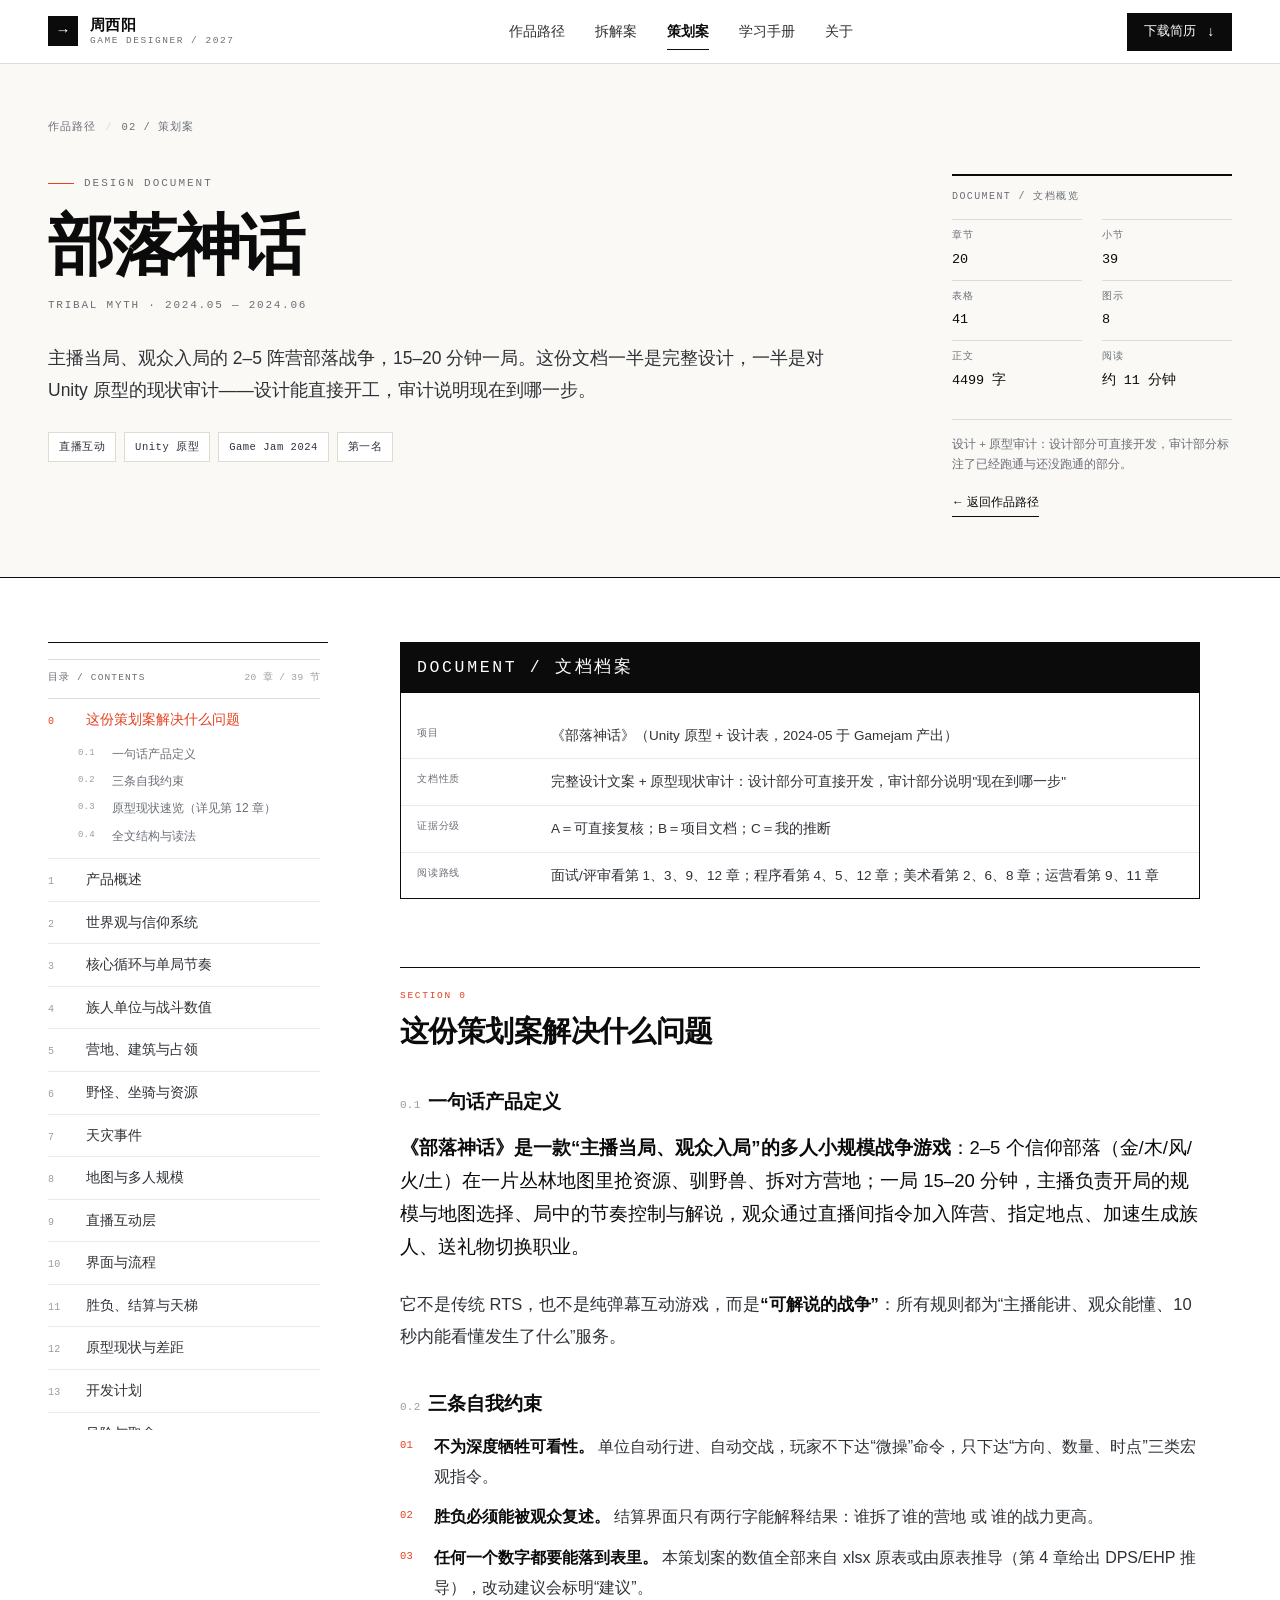
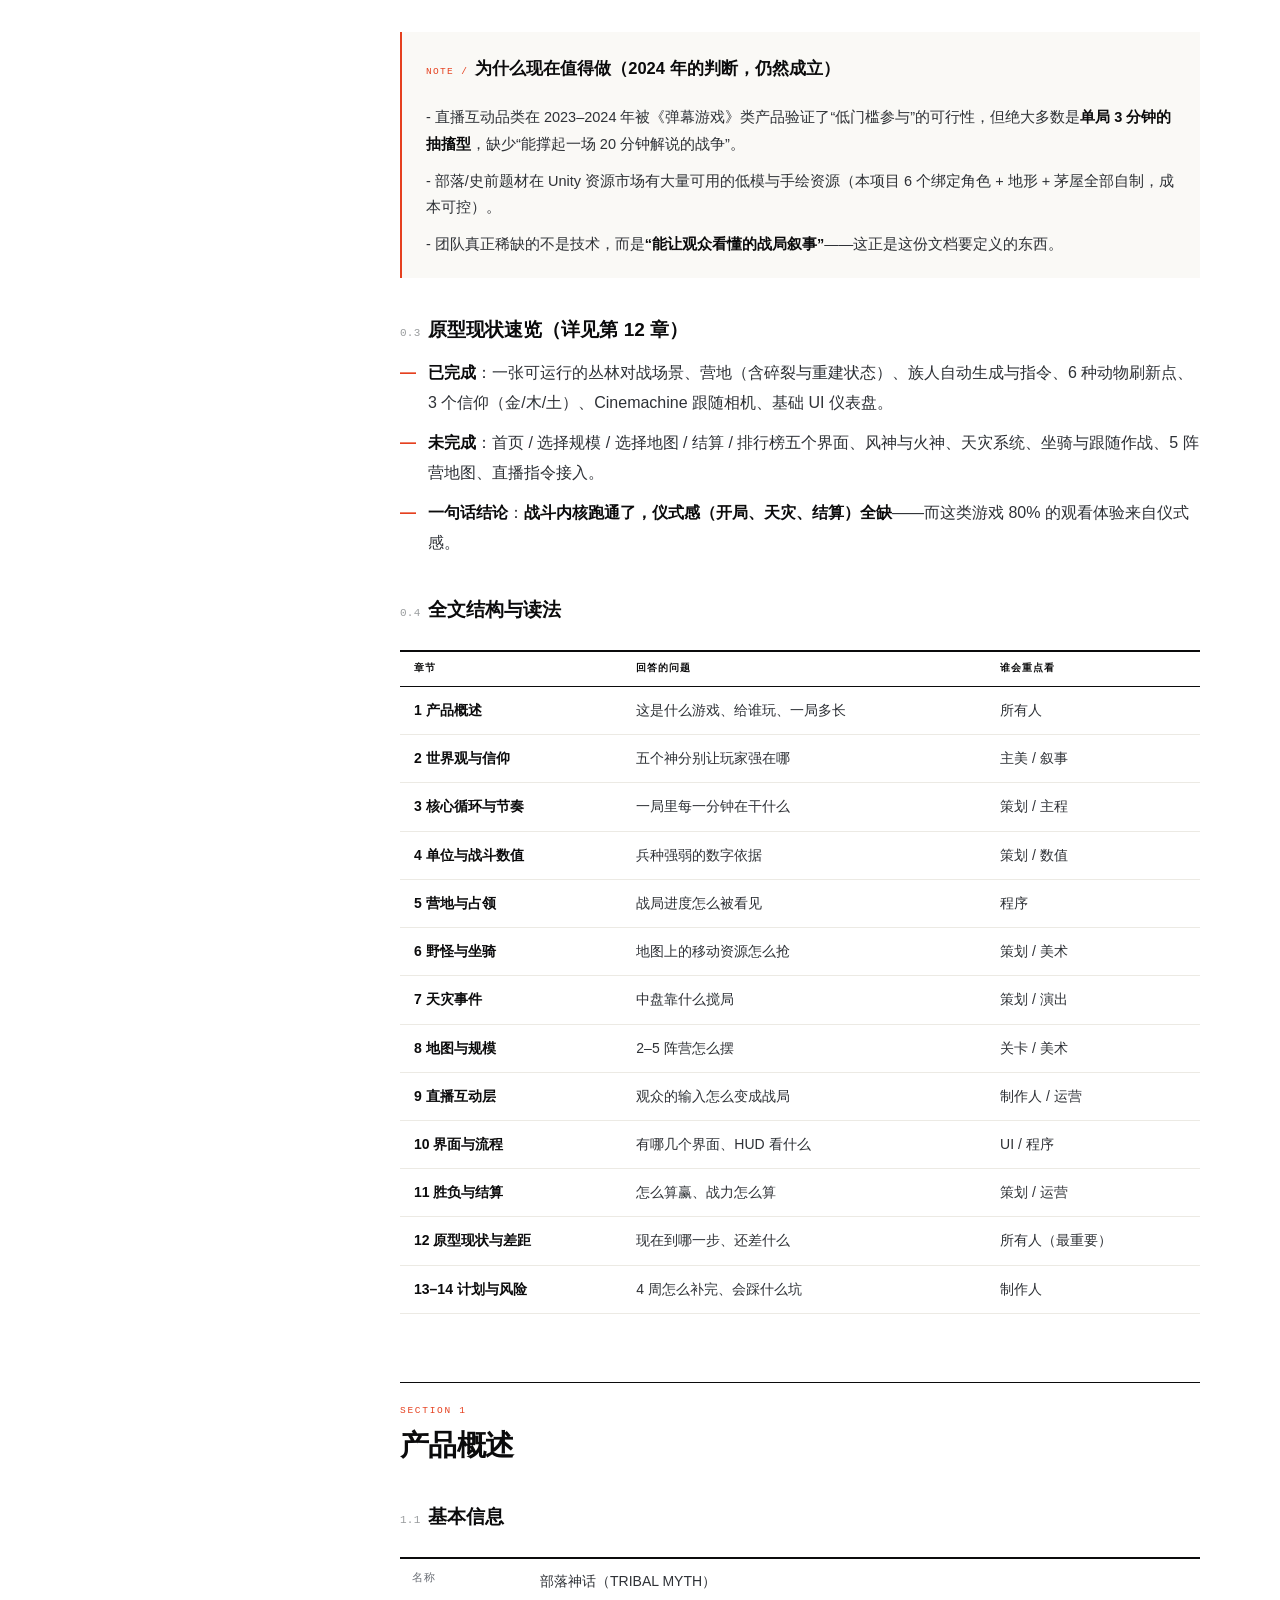
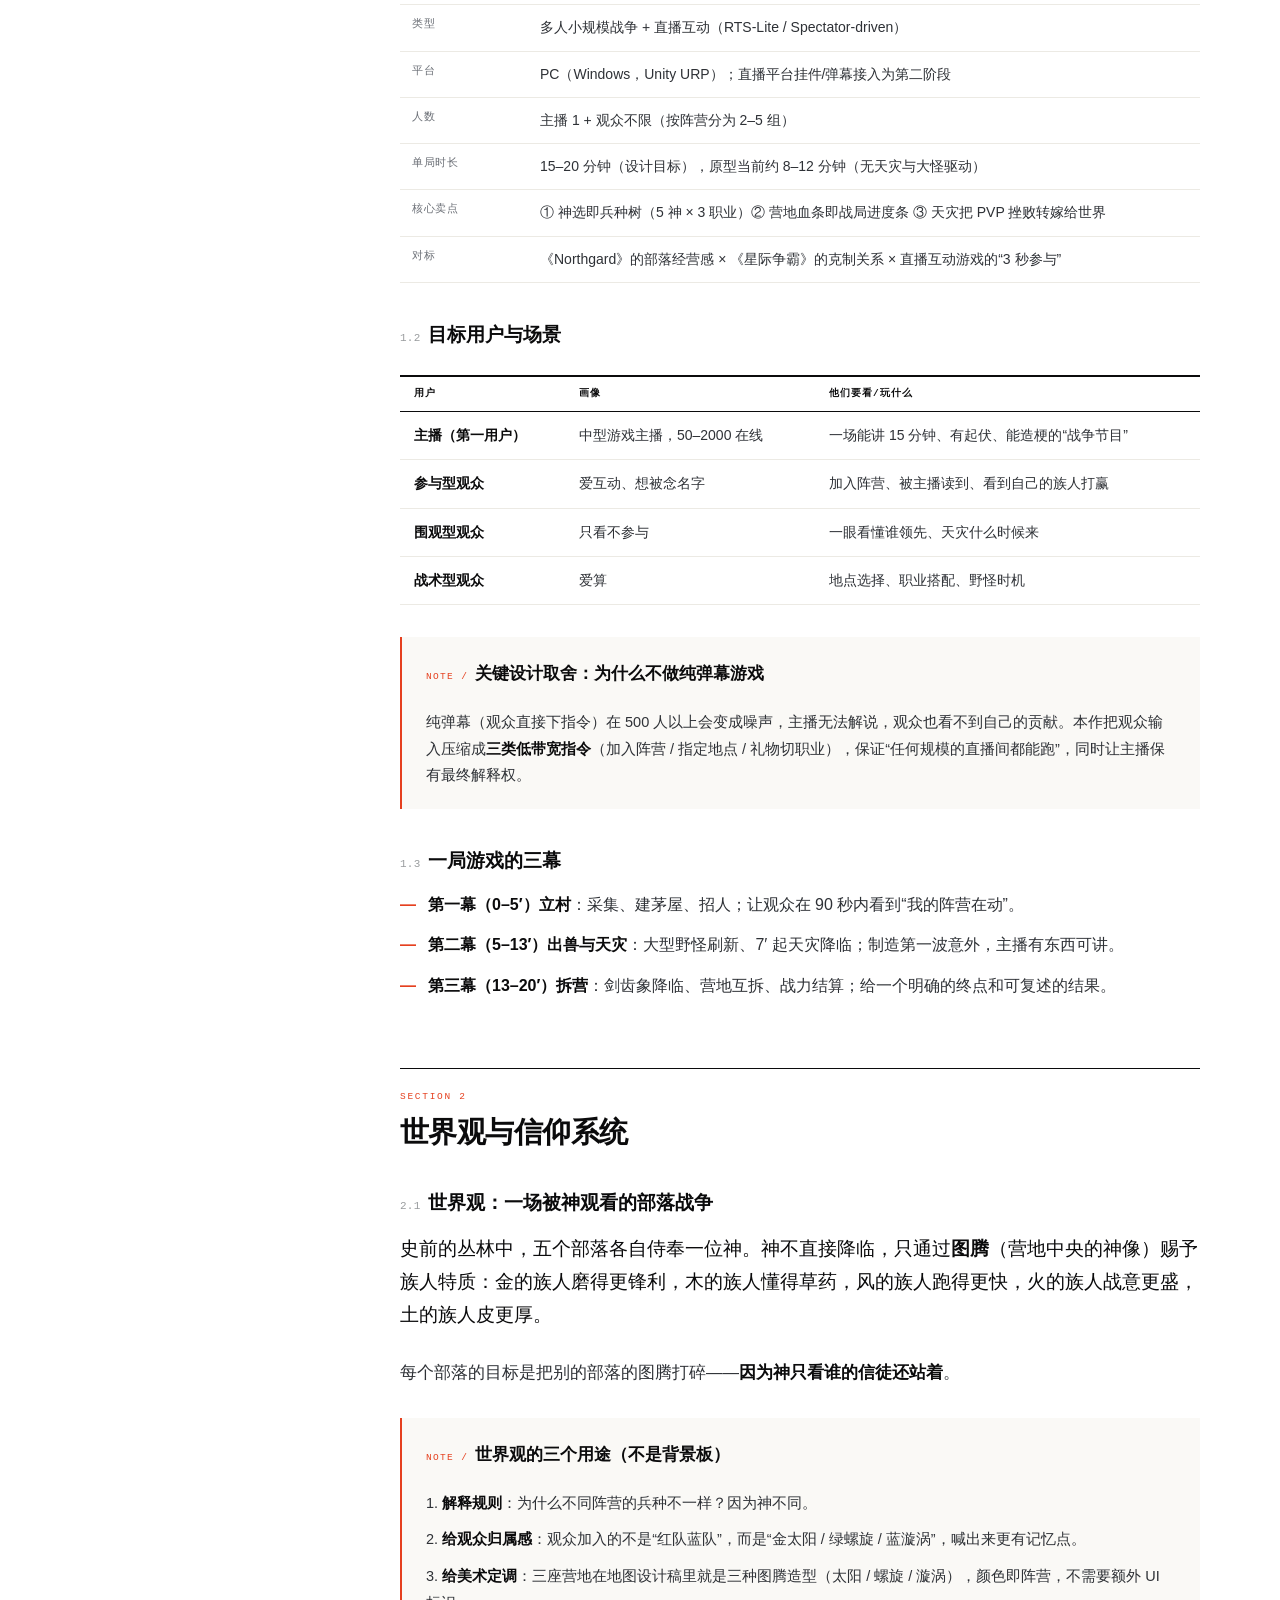
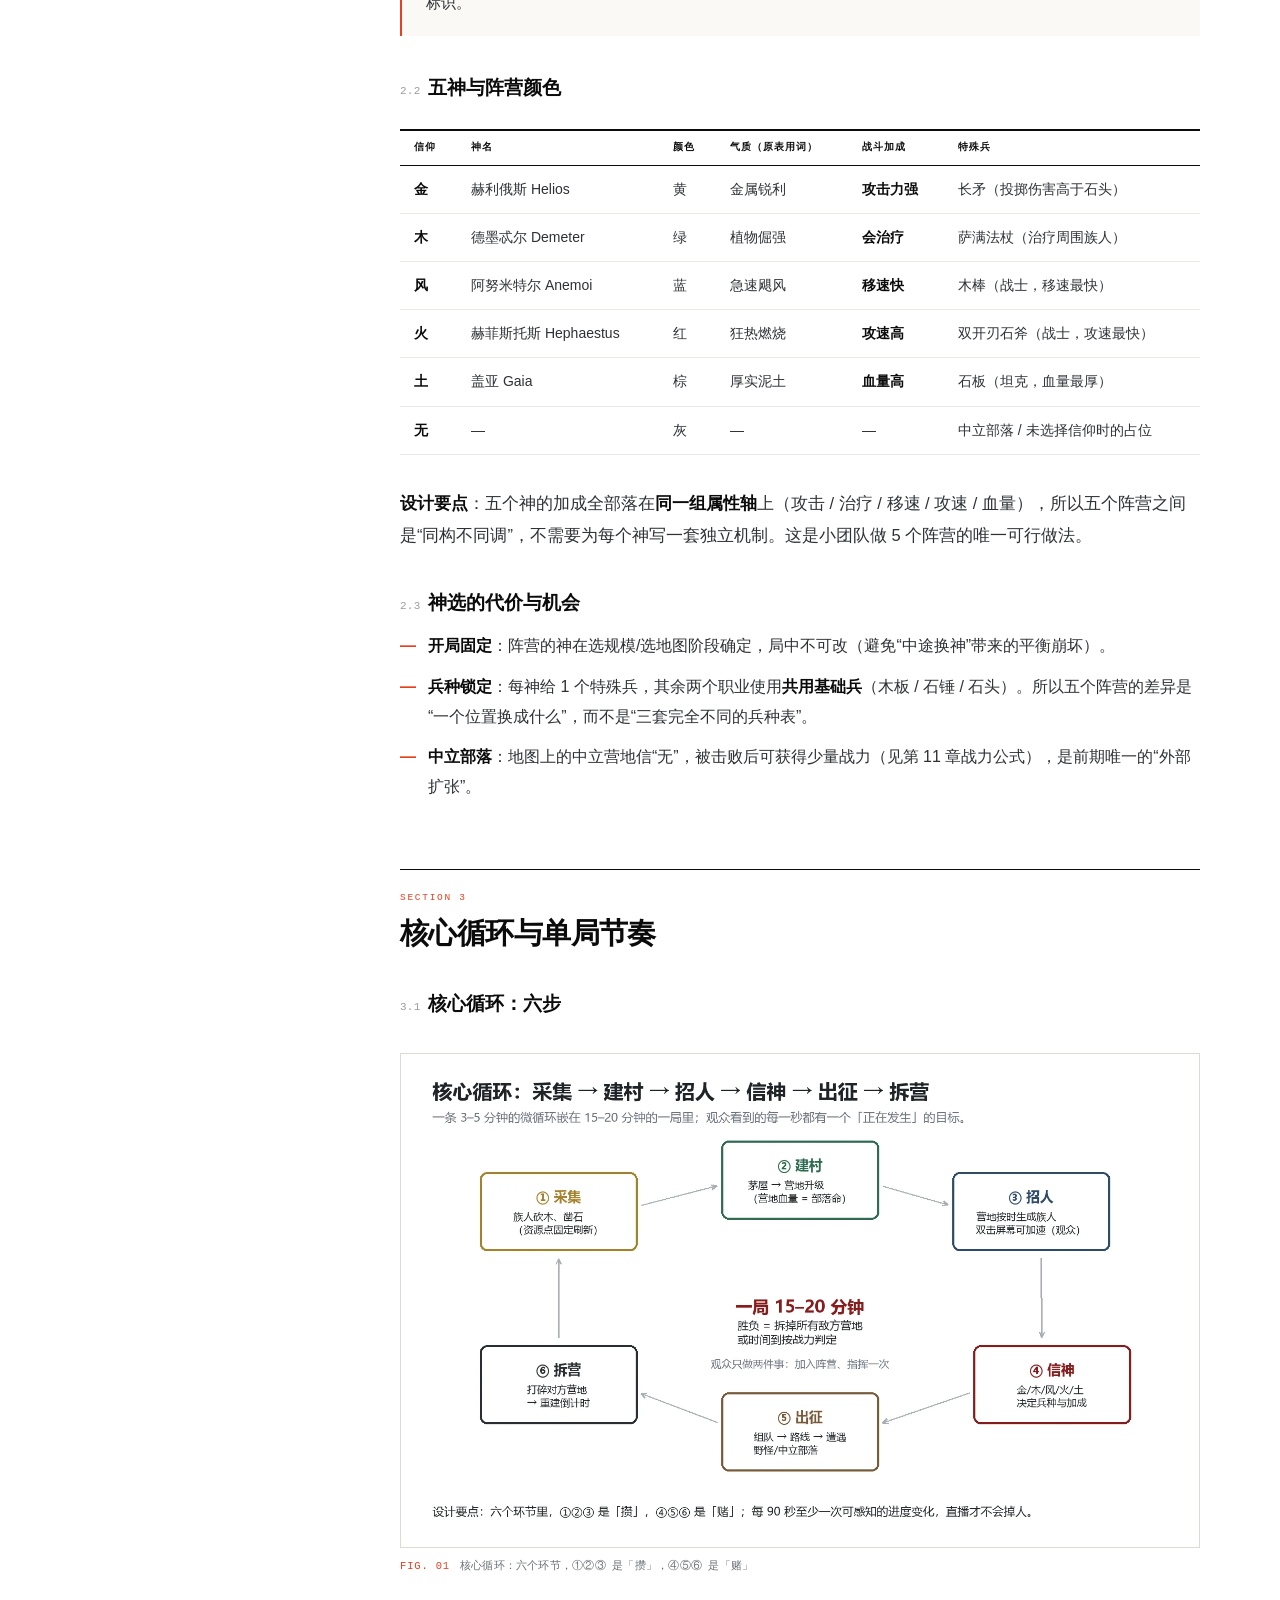
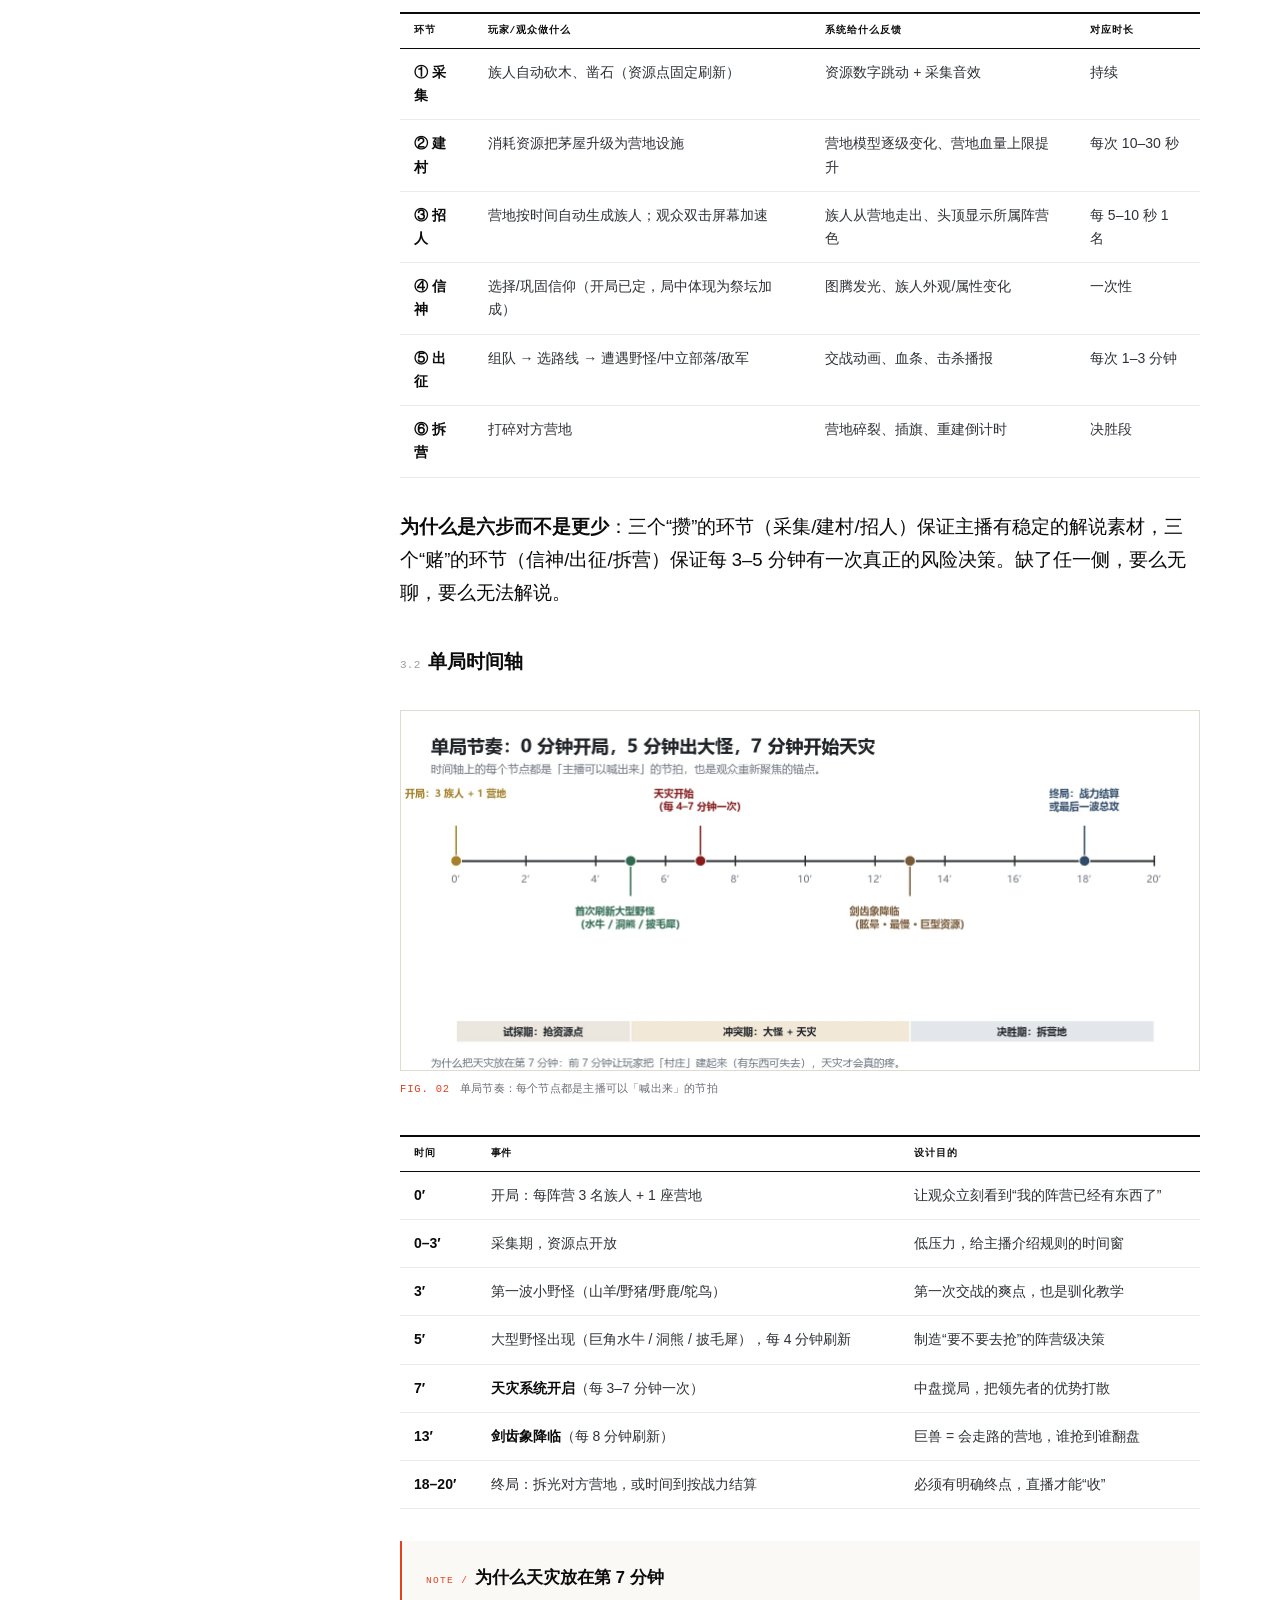
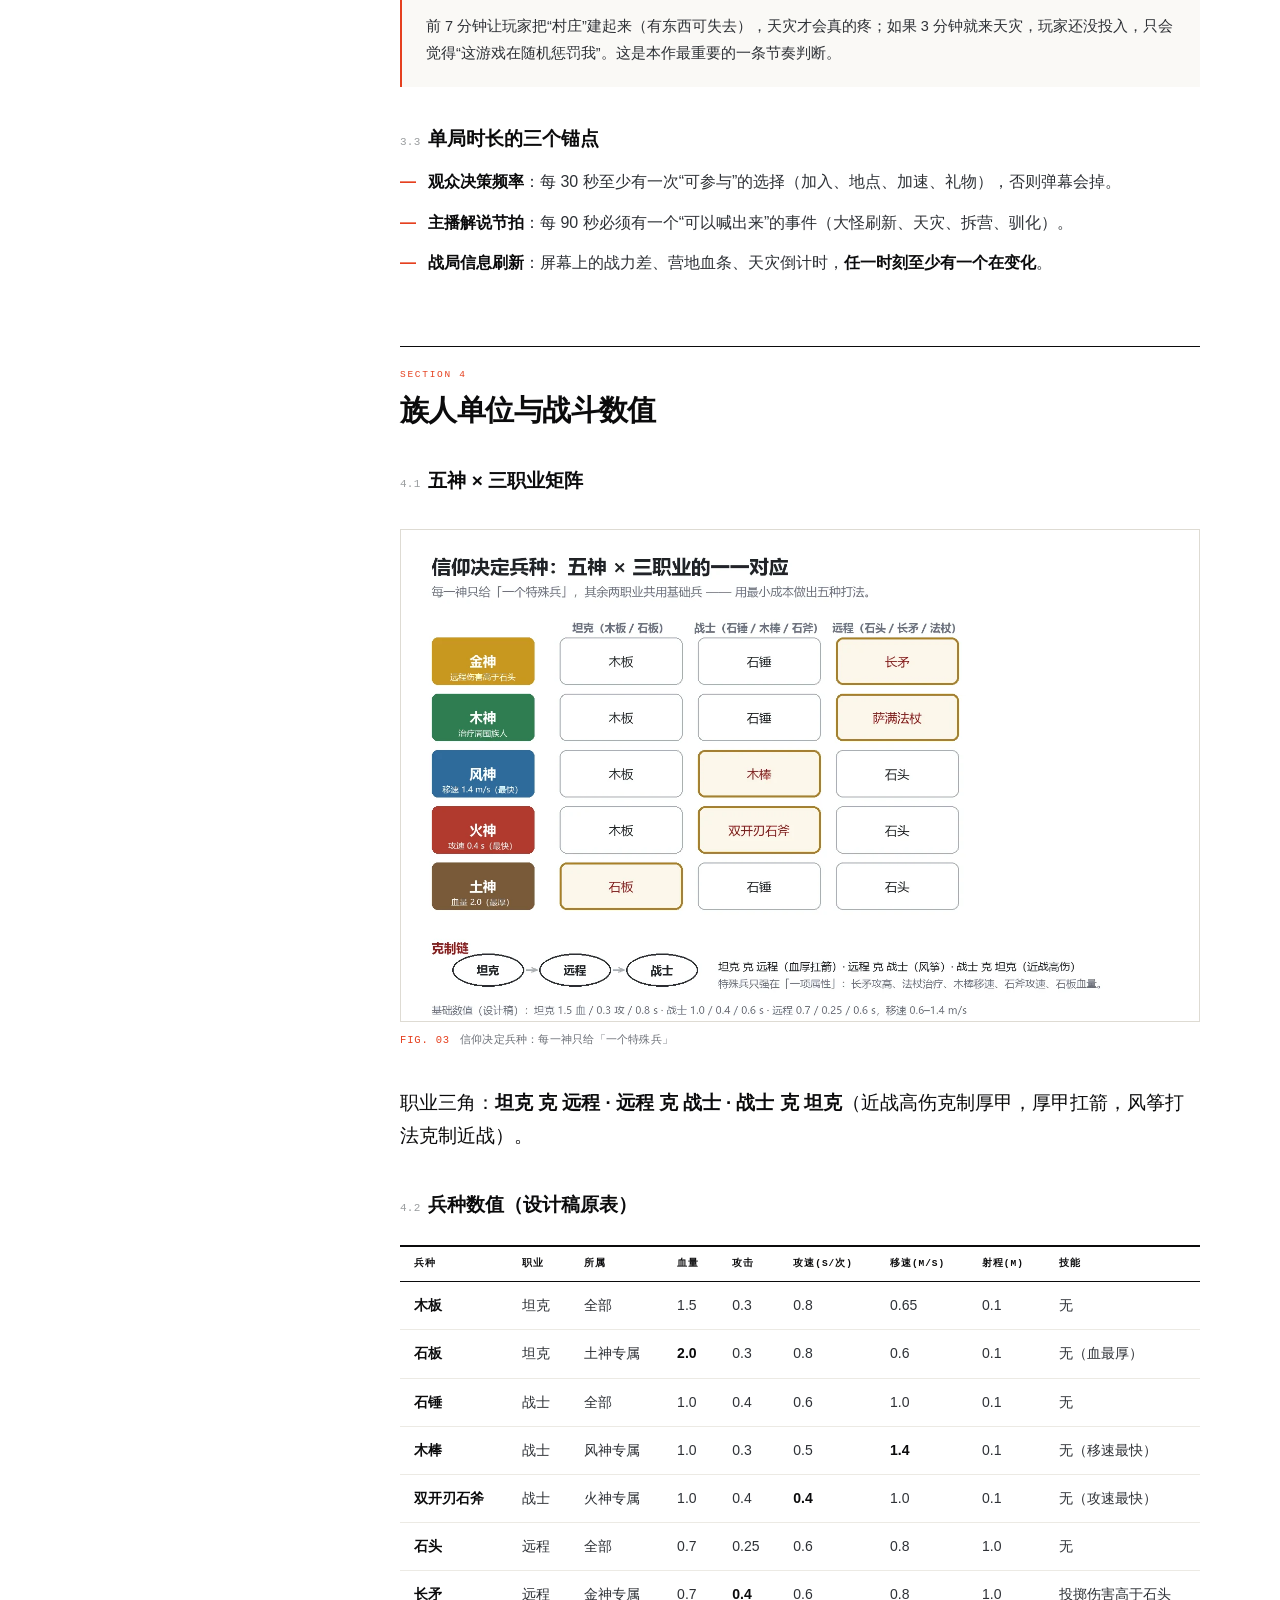
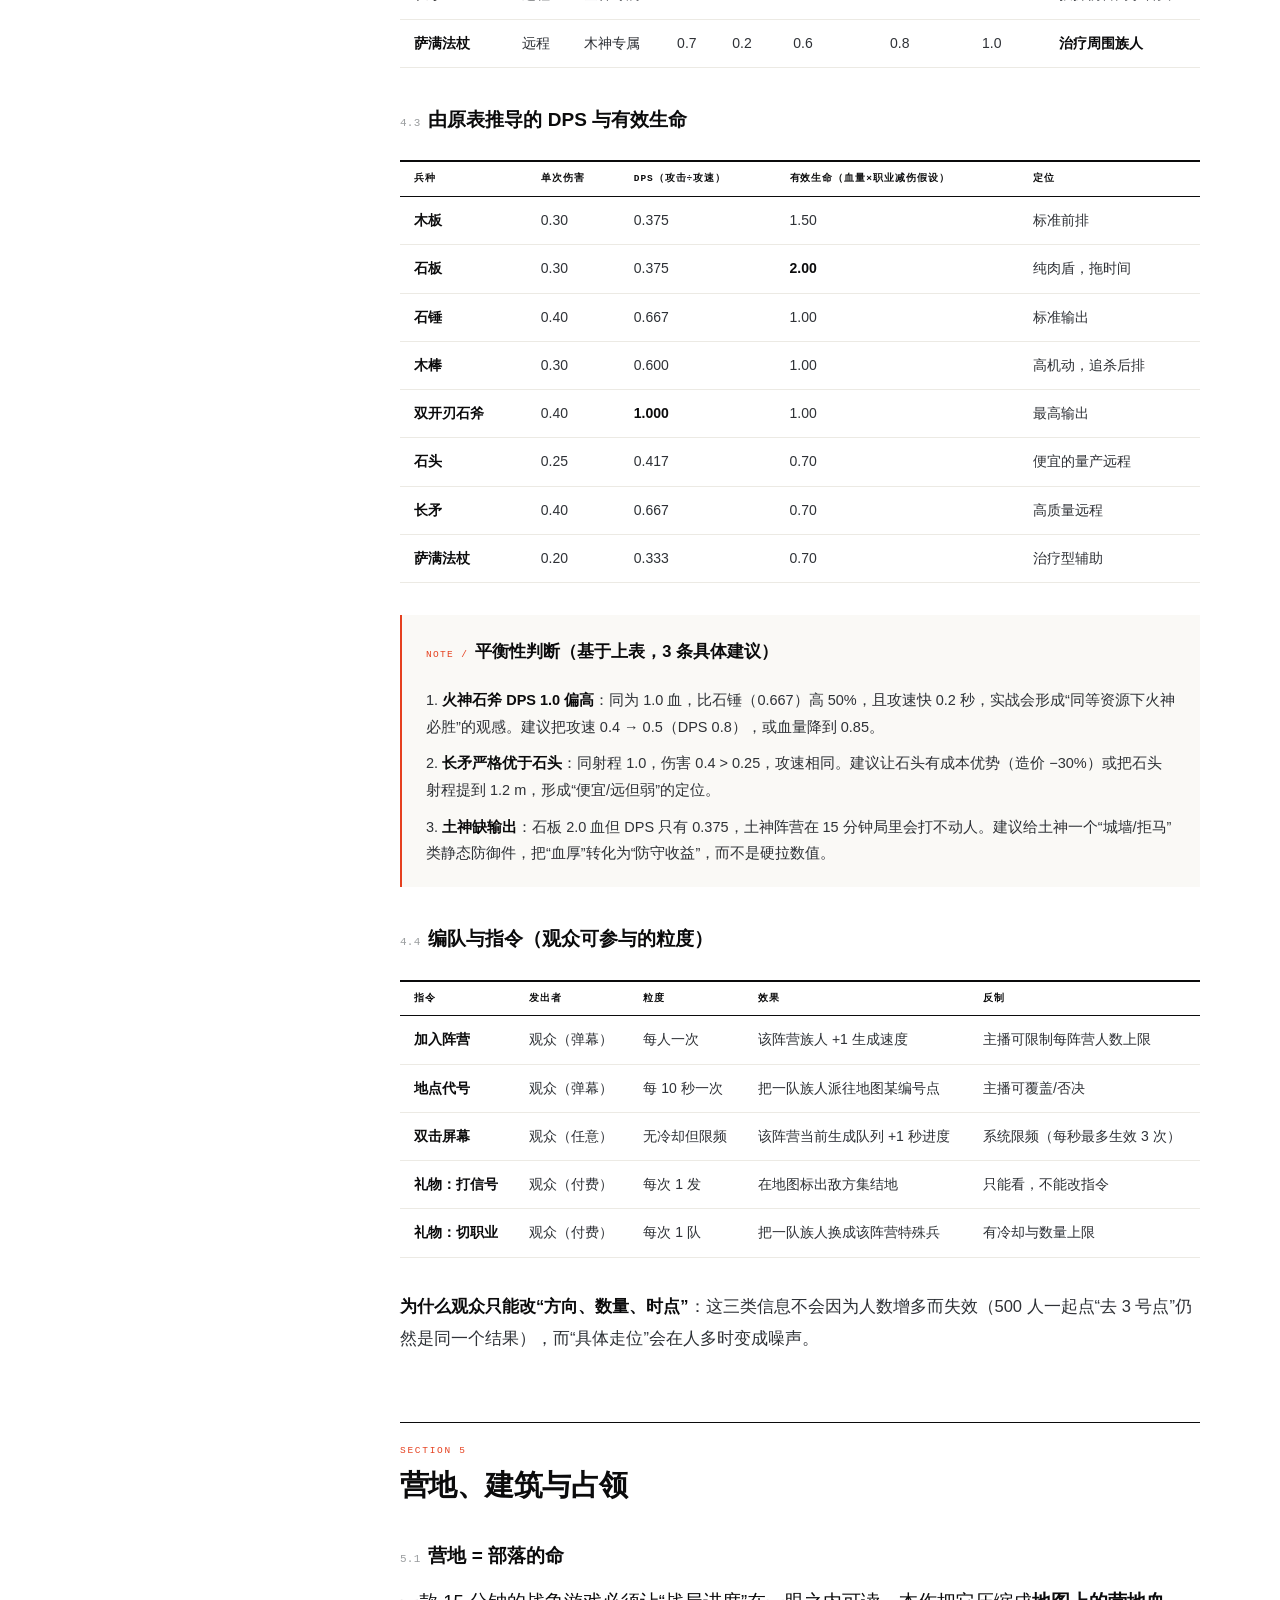
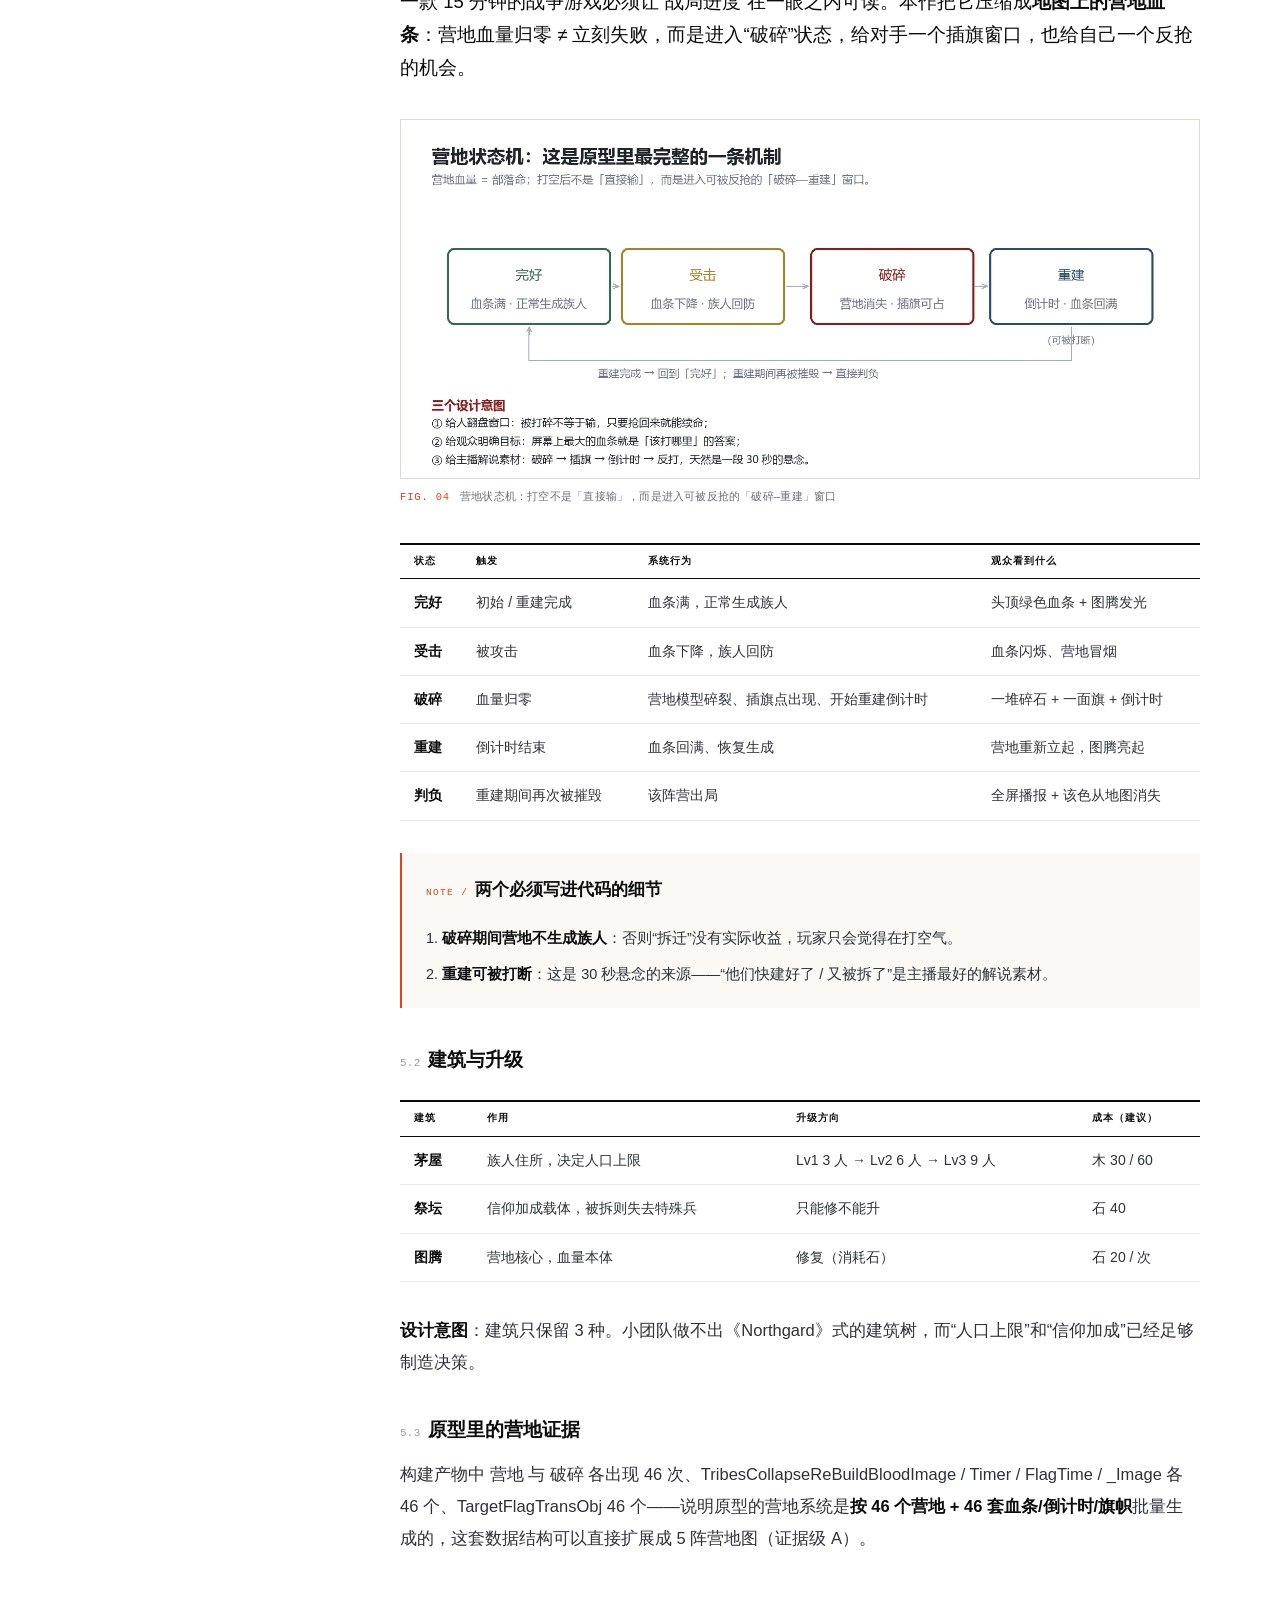
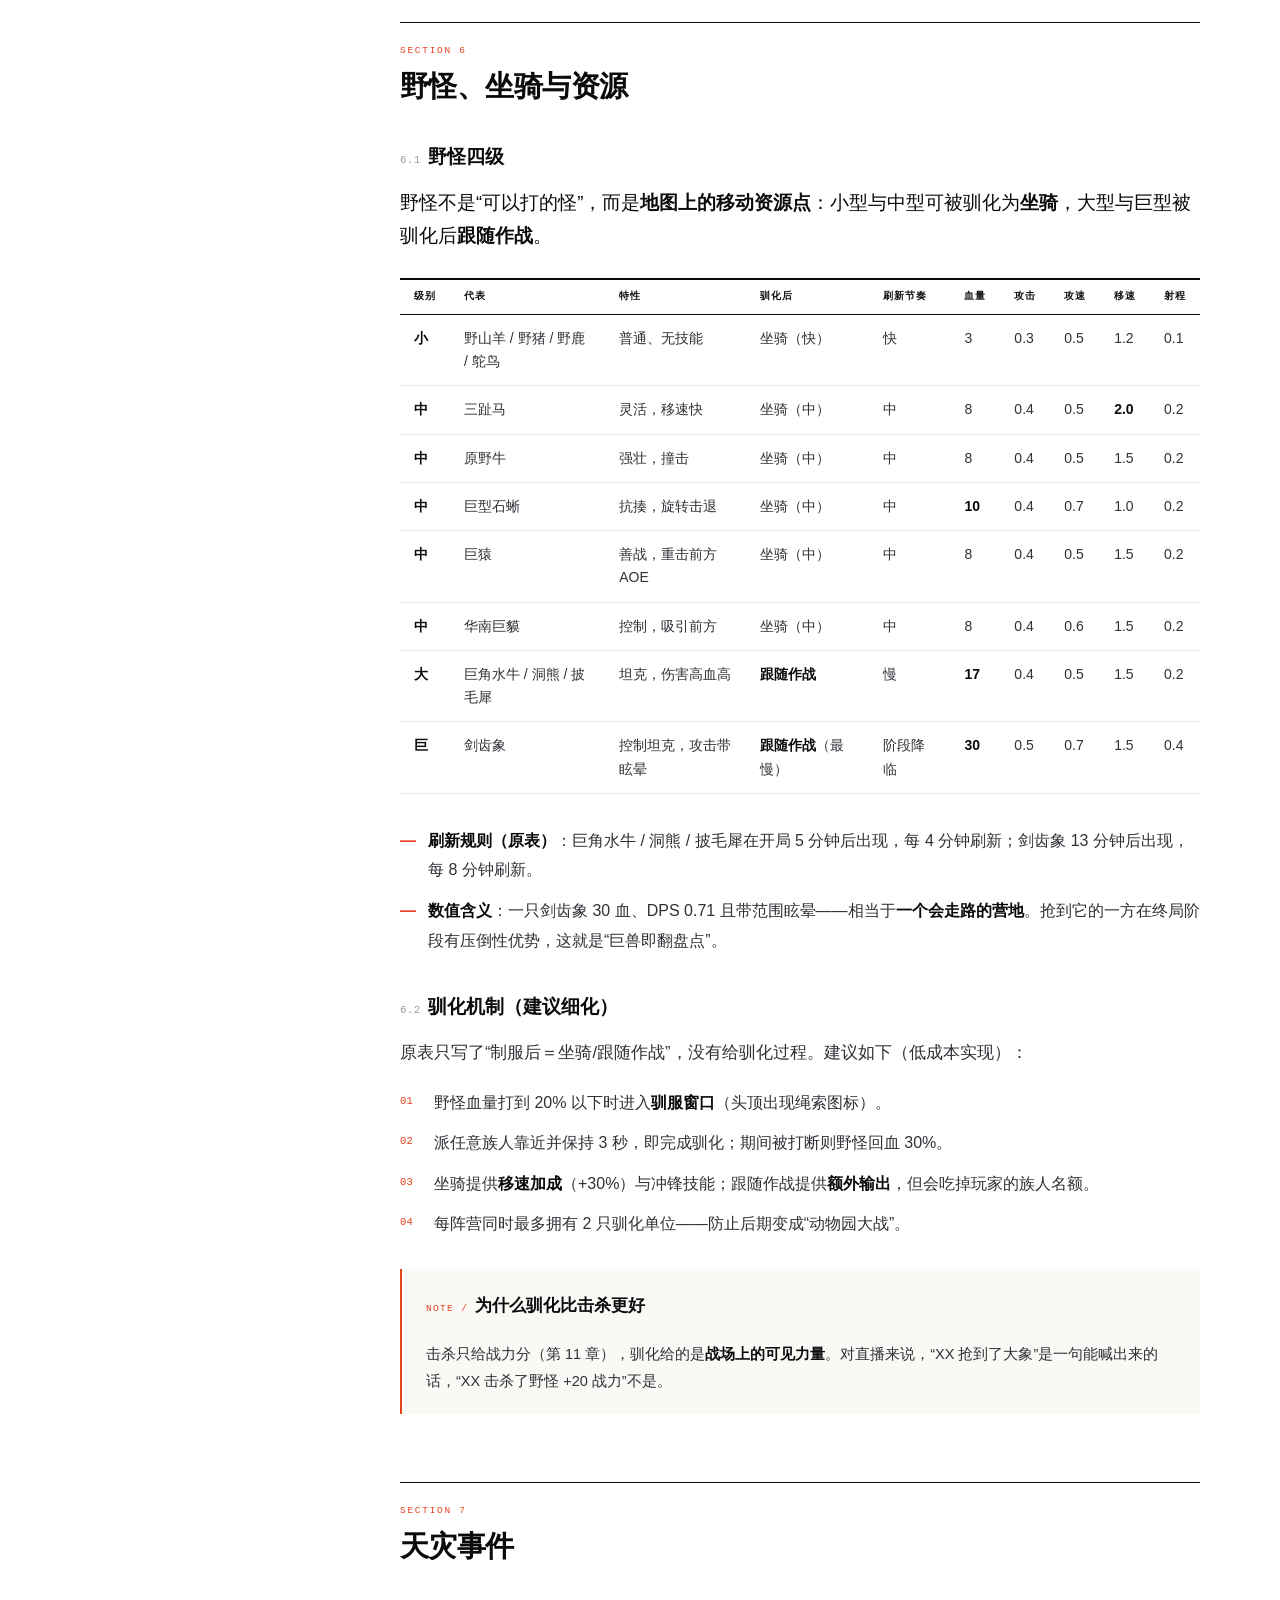
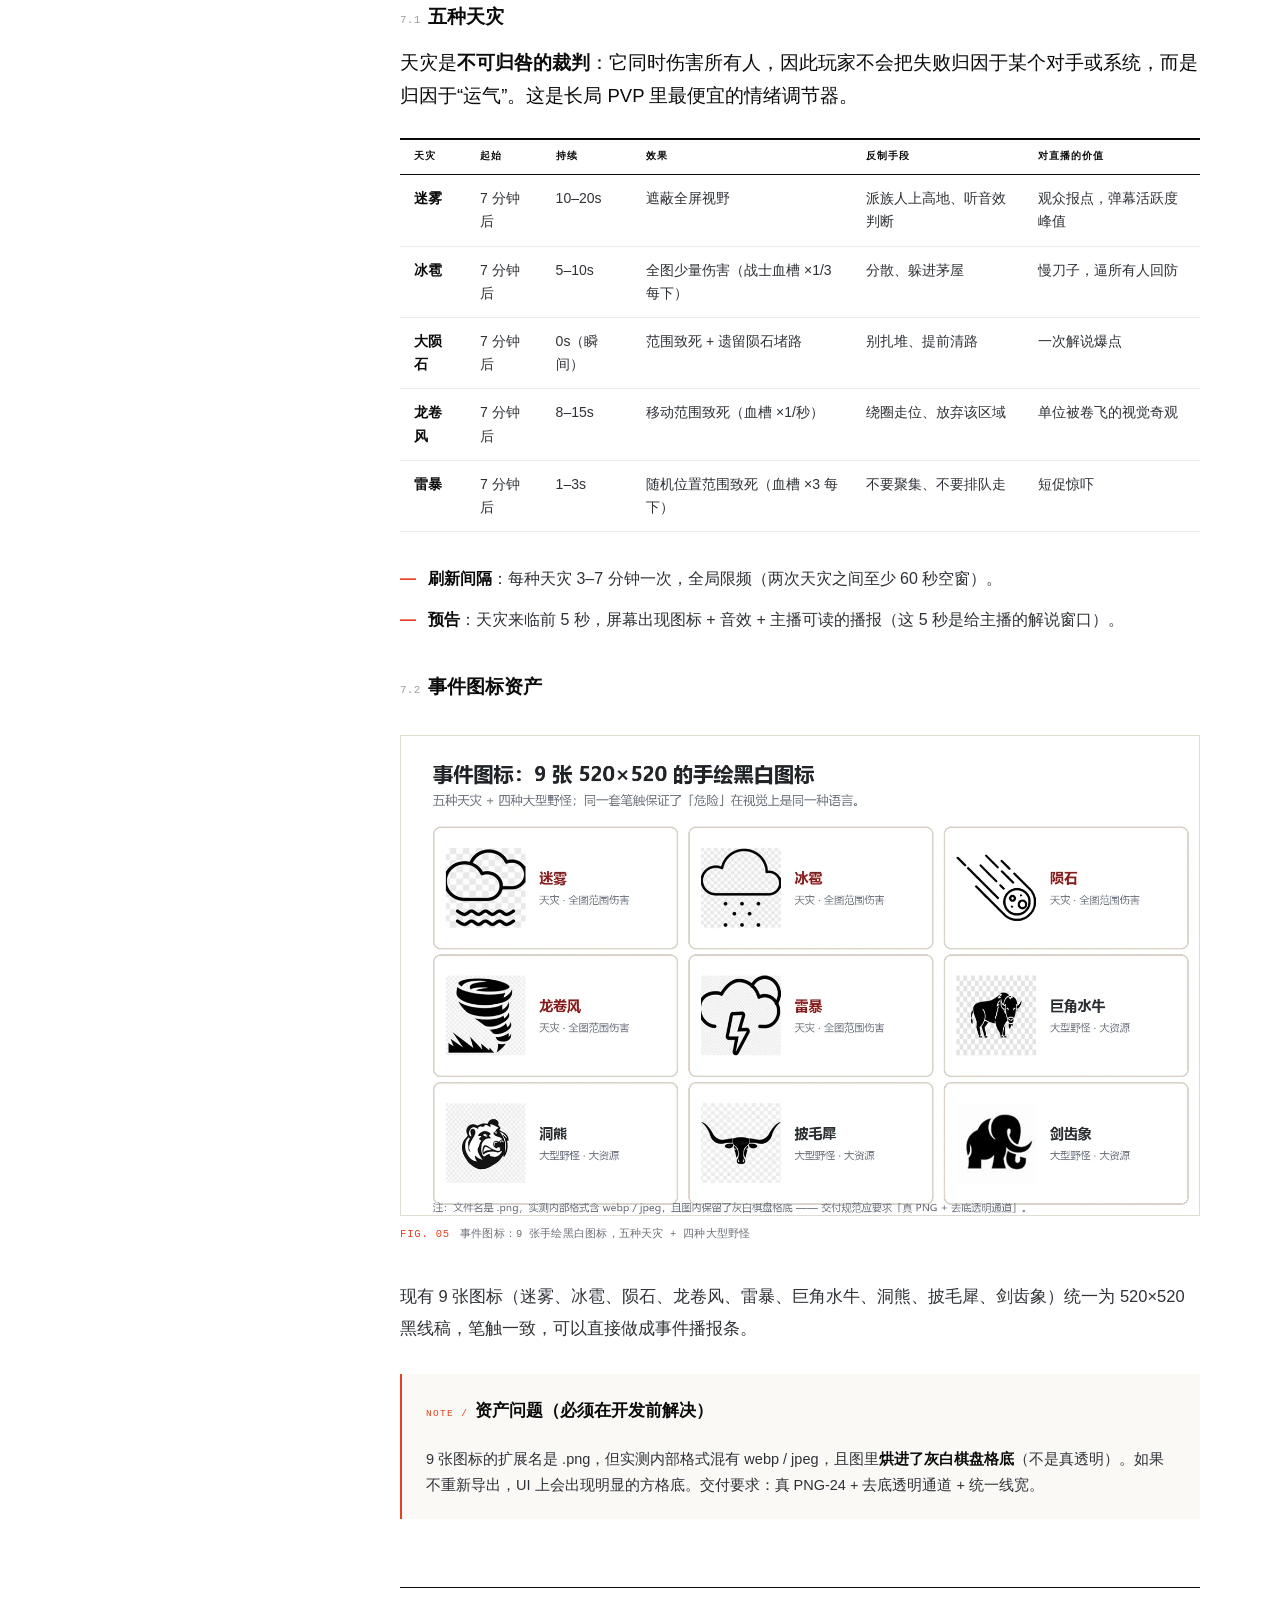
<file: work-tribe.html>
<!DOCTYPE html>
<html lang="zh-CN">
<head>
<meta charset="UTF-8" />
<meta name="viewport" content="width=device-width, initial-scale=1" />
<title>《部落神话》策划案 · 周西阳</title>
<meta name="description" content="主播当局、观众入局的 2–5 阵营部落战争，15–20 分钟一局。这份文档一半是完整设计，一半是对 Unity 原型的现状审计——设计能直接开工，审计说明现在到哪一步。" />
<link rel="canonical" href="https://zhouxiyang.cn/work-tribe.html" />
<meta property="og:type" content="article" />
<meta property="og:title" content="《部落神话》策划案 · 周西阳" />
<meta property="og:description" content="主播当局、观众入局的 2–5 阵营部落战争，15–20 分钟一局。这份文档一半是完整设计，一半是对 Unity 原型的现状审计——设计能直接开工，审计说明现在到哪一步。" />
<meta property="og:url" content="https://zhouxiyang.cn/work-tribe.html" />
<meta property="og:site_name" content="周西阳 · 游戏策划作品集" />
<meta property="og:locale" content="zh_CN" />
<meta property="og:image" content="https://zhouxiyang.cn/assets/img/og-cover.png" />
<meta property="og:image:width" content="1200" />
<meta property="og:image:height" content="630" />
<meta property="og:image:alt" content="周西阳 · 游戏策划作品集" />
<meta name="twitter:card" content="summary_large_image" />
<meta name="twitter:image" content="https://zhouxiyang.cn/assets/img/og-cover.png" />
<meta name="theme-color" content="#ffffff" />
<link rel="icon" href="data:image/svg+xml,%3Csvg xmlns='http://www.w3.org/2000/svg' viewBox='0 0 32 32'%3E%3Crect width='32' height='32' fill='%230b0b0c'/%3E%3Cpath d='M9 23 23 9M12 9h11v11' stroke='%23fff' stroke-width='2.4' fill='none'/%3E%3C/svg%3E" />
<link rel="stylesheet" href="assets/css/base.css" />
<link rel="stylesheet" href="assets/css/work.css" />
<script>document.documentElement.classList.add('js');</script>
</head>
<body>
<a class="skip-link" href="#docMain">跳到正文</a>
<div class="progress" id="progress" aria-hidden="true"><span></span></div>
<header class="site-head" id="siteHead">
  <div class="site-head__in">
    <a class="brand" href="index.html" aria-label="周西阳 · 游戏策划作品集">
      <span class="brand__mark" aria-hidden="true">→</span>
      <span class="brand__text"><strong>周西阳</strong><em>GAME DESIGNER / 2027</em></span>
    </a>
    <nav class="site-nav" id="siteNav" aria-label="主导航"><a href="index.html#path">作品路径</a><a href="work-roulette.html">拆解案</a><a href="work-goat.html" class="is-active">策划案</a><a href="handbook.html">学习手册</a><a href="index.html#about">关于</a></nav>
    <div class="site-head__actions">
      <a class="btn btn--ink btn--sm" href="assets/downloads/resume.pdf" download="周西阳_游戏策划简历.pdf">
        <span class="btn__label">下载简历</span><span class="btn__arrow" aria-hidden="true">↓</span>
      </a>
      <button class="nav-toggle" id="navToggle" type="button" aria-expanded="false" aria-controls="siteNav">菜单</button>
    </div>
  </div>
</header>

<main id="top">
  <section class="doc-hero">
    <div class="container">
      <nav class="crumbs" aria-label="面包屑">
        <a href="index.html#path">作品路径</a><span aria-hidden="true">/</span><span>02 / 策划案</span>
      </nav>
      <div class="doc-hero__grid">
        <div class="doc-hero__main">
          <p class="kicker">DESIGN DOCUMENT</p>
          <h1 class="doc-hero__title">部落神话</h1>
          <p class="doc-hero__en">TRIBAL MYTH · 2024.05 — 2024.06</p>
          <p class="doc-hero__deck">主播当局、观众入局的 2–5 阵营部落战争，15–20 分钟一局。这份文档一半是完整设计，一半是对 Unity 原型的现状审计——设计能直接开工，审计说明现在到哪一步。</p>
          <ul class="doc-chips"><li>直播互动</li><li>Unity 原型</li><li>Game Jam 2024</li><li>第一名</li></ul>
          <button class="toc-toggle" id="tocToggle" type="button" aria-controls="docAside" aria-expanded="false">目录 / Contents</button>
        </div>
        <aside class="doc-hero__side" aria-label="文档概览">
          <p class="doc-side__label">Document / 文档概览</p>
          <dl class="doc-facts"><div class="doc-fact"><dt>章节</dt><dd>20</dd></div><div class="doc-fact"><dt>小节</dt><dd>39</dd></div><div class="doc-fact"><dt>表格</dt><dd>41</dd></div><div class="doc-fact"><dt>图示</dt><dd>8</dd></div><div class="doc-fact"><dt>正文</dt><dd>4499 字</dd></div><div class="doc-fact"><dt>阅读</dt><dd>约 11 分钟</dd></div></dl>
          <p class="doc-note">设计 + 原型审计：设计部分可直接开发，审计部分标注了已经跑通与还没跑通的部分。</p>
          <a class="link-arrow" href="index.html#path">← 返回作品路径</a>
        </aside>
      </div>
    </div>
  </section>

  <div class="doc-body container">
    <aside class="doc-aside" id="docAside">
      <div class="doc-aside__inner">
        <div class="doc-aside__top">
          <span class="mono">20 章 / 39 节</span>
          <button class="toc-close" id="tocClose" type="button" aria-label="关闭目录">关闭 ✕</button>
        </div>
        <nav class="toc" aria-label="文档目录"><div class="toc__head"><span>目录 / Contents</span><span class="toc__count">20 章 / 39 节</span></div><ol class="toc__list"><li class="toc__item"><a href="#s1"><span class="toc__no">0</span><span class="toc__text">这份策划案解决什么问题</span></a><ol class="toc__sub"><li><a href="#s1-1"><span class="toc__no">0.1</span><span>一句话产品定义</span></a></li><li><a href="#s1-2"><span class="toc__no">0.2</span><span>三条自我约束</span></a></li><li><a href="#s1-3"><span class="toc__no">0.3</span><span>原型现状速览（详见第 12 章）</span></a></li><li><a href="#s1-4"><span class="toc__no">0.4</span><span>全文结构与读法</span></a></li></ol></li><li class="toc__item"><a href="#s2"><span class="toc__no">1</span><span class="toc__text">产品概述</span></a><ol class="toc__sub"><li><a href="#s2-5"><span class="toc__no">1.1</span><span>基本信息</span></a></li><li><a href="#s2-6"><span class="toc__no">1.2</span><span>目标用户与场景</span></a></li><li><a href="#s2-7"><span class="toc__no">1.3</span><span>一局游戏的三幕</span></a></li></ol></li><li class="toc__item"><a href="#s3"><span class="toc__no">2</span><span class="toc__text">世界观与信仰系统</span></a><ol class="toc__sub"><li><a href="#s3-8"><span class="toc__no">2.1</span><span>世界观：一场被神观看的部落战争</span></a></li><li><a href="#s3-9"><span class="toc__no">2.2</span><span>五神与阵营颜色</span></a></li><li><a href="#s3-10"><span class="toc__no">2.3</span><span>神选的代价与机会</span></a></li></ol></li><li class="toc__item"><a href="#s4"><span class="toc__no">3</span><span class="toc__text">核心循环与单局节奏</span></a><ol class="toc__sub"><li><a href="#s4-11"><span class="toc__no">3.1</span><span>核心循环：六步</span></a></li><li><a href="#s4-12"><span class="toc__no">3.2</span><span>单局时间轴</span></a></li><li><a href="#s4-13"><span class="toc__no">3.3</span><span>单局时长的三个锚点</span></a></li></ol></li><li class="toc__item"><a href="#s5"><span class="toc__no">4</span><span class="toc__text">族人单位与战斗数值</span></a><ol class="toc__sub"><li><a href="#s5-14"><span class="toc__no">4.1</span><span>五神 × 三职业矩阵</span></a></li><li><a href="#s5-15"><span class="toc__no">4.2</span><span>兵种数值（设计稿原表）</span></a></li><li><a href="#s5-16"><span class="toc__no">4.3</span><span>由原表推导的 DPS 与有效生命</span></a></li><li><a href="#s5-17"><span class="toc__no">4.4</span><span>编队与指令（观众可参与的粒度）</span></a></li></ol></li><li class="toc__item"><a href="#s6"><span class="toc__no">5</span><span class="toc__text">营地、建筑与占领</span></a><ol class="toc__sub"><li><a href="#s6-18"><span class="toc__no">5.1</span><span>营地 = 部落的命</span></a></li><li><a href="#s6-19"><span class="toc__no">5.2</span><span>建筑与升级</span></a></li><li><a href="#s6-20"><span class="toc__no">5.3</span><span>原型里的营地证据</span></a></li></ol></li><li class="toc__item"><a href="#s7"><span class="toc__no">6</span><span class="toc__text">野怪、坐骑与资源</span></a><ol class="toc__sub"><li><a href="#s7-21"><span class="toc__no">6.1</span><span>野怪四级</span></a></li><li><a href="#s7-22"><span class="toc__no">6.2</span><span>驯化机制（建议细化）</span></a></li></ol></li><li class="toc__item"><a href="#s8"><span class="toc__no">7</span><span class="toc__text">天灾事件</span></a><ol class="toc__sub"><li><a href="#s8-23"><span class="toc__no">7.1</span><span>五种天灾</span></a></li><li><a href="#s8-24"><span class="toc__no">7.2</span><span>事件图标资产</span></a></li></ol></li><li class="toc__item"><a href="#s9"><span class="toc__no">8</span><span class="toc__text">地图与多人规模</span></a><ol class="toc__sub"><li><a href="#s9-25"><span class="toc__no">8.1</span><span>规模与对称性</span></a></li><li><a href="#s9-26"><span class="toc__no">8.2</span><span>地图要素</span></a></li><li><a href="#s9-27"><span class="toc__no">8.3</span><span>视角与镜头</span></a></li></ol></li><li class="toc__item"><a href="#s10"><span class="toc__no">9</span><span class="toc__text">直播互动层</span></a><ol class="toc__sub"><li><a href="#s10-28"><span class="toc__no">9.1</span><span>两条流程</span></a></li><li><a href="#s10-29"><span class="toc__no">9.2</span><span>三条铁律</span></a></li><li><a href="#s10-30"><span class="toc__no">9.3</span><span>直播间规模适配</span></a></li><li><a href="#s10-31"><span class="toc__no">9.4</span><span>礼物经济（可选，第二阶段）</span></a></li></ol></li><li class="toc__item"><a href="#s11"><span class="toc__no">10</span><span class="toc__text">界面与流程</span></a><ol class="toc__sub"><li><a href="#s11-32"><span class="toc__no">10.1</span><span>七个界面</span></a></li><li><a href="#s11-33"><span class="toc__no">10.2</span><span>对局 HUD 的信息优先级</span></a></li></ol></li><li class="toc__item"><a href="#s12"><span class="toc__no">11</span><span class="toc__text">胜负、结算与天梯</span></a><ol class="toc__sub"><li><a href="#s12-34"><span class="toc__no">11.1</span><span>胜负判定</span></a></li><li><a href="#s12-35"><span class="toc__no">11.2</span><span>战力公式（原表）</span></a></li><li><a href="#s12-36"><span class="toc__no">11.3</span><span>天梯</span></a></li></ol></li><li class="toc__item"><a href="#s13"><span class="toc__no">12</span><span class="toc__text">原型现状与差距</span></a><ol class="toc__sub"><li><a href="#s13-37"><span class="toc__no">12.1</span><span>已经跑通的部分</span></a></li><li><a href="#s13-38"><span class="toc__no">12.2</span><span>差距清单（按优先级）</span></a></li><li><a href="#s13-39"><span class="toc__no">12.3</span><span>技术债与风险</span></a></li></ol></li><li class="toc__item"><a href="#s14"><span class="toc__no">13</span><span class="toc__text">开发计划</span></a></li><li class="toc__item"><a href="#s15"><span class="toc__no">14</span><span class="toc__text">风险与取舍</span></a></li><li class="toc__item"><a href="#s16"><span class="toc__no">附录 A</span><span class="toc__text">数值总表</span></a></li><li class="toc__item"><a href="#s17"><span class="toc__no">附录 B</span><span class="toc__text">术语表</span></a></li><li class="toc__item"><a href="#s18"><span class="toc__no">附录 C</span><span class="toc__text">证据对照表</span></a></li><li class="toc__item"><a href="#s19"><span class="toc__no">附录 D</span><span class="toc__text">参考资料与对标</span></a></li><li class="toc__item"><a href="#s20"><span class="toc__no">—</span><span class="toc__text">结语</span></a></li></ol></nav>
        <div class="doc-aside__foot"><a href="#top">↑ 回到顶部</a></div>
      </div>
    </aside>

    <article class="prose" id="docMain">
      <section class="archive"><p class="archive__label">Document / 文档档案</p><dl class="archive__list"><div class="archive__row"><dt>项目</dt><dd>《部落神话》（Unity 原型 + 设计表，2024-05 于 Gamejam 产出）</dd></div><div class="archive__row"><dt>文档性质</dt><dd>完整设计文案 + 原型现状审计：设计部分可直接开发，审计部分说明"现在到哪一步"</dd></div><div class="archive__row"><dt>证据分级</dt><dd>A＝可直接复核；B＝项目文档；C＝我的推断</dd></div><div class="archive__row"><dt>阅读路线</dt><dd>面试/评审看第 1、3、9、12 章；程序看第 4、5、12 章；美术看第 2、6、8 章；运营看第 9、11 章</dd></div></dl></section><h2 id="s1"><span class="sec-no">SECTION 0</span>这份策划案解决什么问题</h2><h3 id="s1-1"><span class="h3-no">0.1</span>一句话产品定义</h3><p class="is-lead"><strong>《部落神话》是一款</strong><strong>“</strong><strong>主</strong><strong>播当局、观众入</strong><strong>局</strong><strong>”</strong><strong>的多人小规模战争游戏</strong>：2–5 个信仰部落（金/木/风/火/土）在一片丛林地图里抢资源、驯野兽、拆对方营地；一局 15–20 分钟，主播负责开局的规模与地图选择、局中的节奏控制与解说，观众通过直播间指令加入阵营、指定地点、加速生成族人、送礼物切换职业。</p><p>它不是传统 RTS，也不是纯弹幕互动游戏，而是<strong>“</strong><strong>可</strong><strong>解说的战争</strong><strong>”</strong>：所有规则都为“主播能讲、观众能懂、10 秒内能看懂发生了什么”服务。</p><h3 id="s1-2"><span class="h3-no">0.2</span>三条自我约束</h3><ol class="steps"><li><strong>不为深度牺牲可看性。</strong> 单位自动行进、自动交战，玩家不下达“微操”命令，只下达“方向、数量、时点”三类宏观指令。</li><li><strong>胜负必须能被观众复述。</strong> 结算界面只有两行字能解释结果：谁拆了谁的营地 或 谁的战力更高。</li><li><strong>任何一个数字都要能落到表里。</strong> 本策划案的数值全部来自 xlsx 原表或由原表推导（第 4 章给出 DPS/EHP 推导），改动建议会标明“建议”。</li></ol><aside class="callout"><p class="callout__title"><strong>为什么现在值得做（2024 年的判断，仍然成立）</strong></p><div class="callout__body"><p>- 直播互动品类在 2023–2024 年被《弹幕游戏》类产品验证了“低门槛参与”的可行性，但绝大多数是<strong>单局</strong><strong> 3 </strong><strong>分钟的抽搐型</strong>，缺少“能撑起一场 20 分钟解说的战争”。</p><p>- 部落/史前题材在 Unity 资源市场有大量可用的低模与手绘资源（本项目 6 个绑定角色 + 地形 + 茅屋全部自制，成本可控）。</p><p>- 团队真正稀缺的不是技术，而是<strong>“</strong><strong>能</strong><strong>让观众看懂的战局叙事</strong><strong>”</strong>——这正是这份文档要定义的东西。</p></div></aside><h3 id="s1-3"><span class="h3-no">0.3</span>原型现状速览（详见第 12 章）</h3><ul class="bullets"><li><strong>已完成</strong>：一张可运行的丛林对战场景、营地（含碎裂与重建状态）、族人自动生成与指令、6 种动物刷新点、3 个信仰（金/木/土）、Cinemachine 跟随相机、基础 UI 仪表盘。</li><li><strong>未完成</strong>：首页 / 选择规模 / 选择地图 / 结算 / 排行榜五个界面、风神与火神、天灾系统、坐骑与跟随作战、5 阵营地图、直播指令接入。</li><li><strong>一句话结论</strong>：<strong>战斗内核跑通了，仪式感（开局、天灾、结算）全缺</strong>——而这类游戏 80% 的观看体验来自仪式感。</li></ul><h3 id="s1-4"><span class="h3-no">0.4</span>全文结构与读法</h3><div class="table-wrap"><table class="tbl"><thead><tr><th><strong>章节</strong></th><th><strong>回答的问题</strong></th><th><strong>谁会重点看</strong></th></tr></thead><tbody><tr><td>1 产品概述</td><td>这是什么游戏、给谁玩、一局多长</td><td>所有人</td></tr><tr><td>2 世界观与信仰</td><td>五个神分别让玩家强在哪</td><td>主美 / 叙事</td></tr><tr><td>3 核心循环与节奏</td><td>一局里每一分钟在干什么</td><td>策划 / 主程</td></tr><tr><td>4 单位与战斗数值</td><td>兵种强弱的数字依据</td><td>策划 / 数值</td></tr><tr><td>5 营地与占领</td><td>战局进度怎么被看见</td><td>程序</td></tr><tr><td>6 野怪与坐骑</td><td>地图上的移动资源怎么抢</td><td>策划 / 美术</td></tr><tr><td>7 天灾事件</td><td>中盘靠什么搅局</td><td>策划 / 演出</td></tr><tr><td>8 地图与规模</td><td>2–5 阵营怎么摆</td><td>关卡 / 美术</td></tr><tr><td>9 直播互动层</td><td>观众的输入怎么变成战局</td><td>制作人 / 运营</td></tr><tr><td>10 界面与流程</td><td>有哪几个界面、HUD 看什么</td><td>UI / 程序</td></tr><tr><td>11 胜负与结算</td><td>怎么算赢、战力怎么算</td><td>策划 / 运营</td></tr><tr><td>12 原型现状与差距</td><td>现在到哪一步、还差什么</td><td>所有人（最重要）</td></tr><tr><td>13–14 计划与风险</td><td>4 周怎么补完、会踩什么坑</td><td>制作人</td></tr></tbody></table></div><h2 id="s2"><span class="sec-no">SECTION 1</span>产品概述</h2><h3 id="s2-5"><span class="h3-no">1.1</span>基本信息</h3><div class="table-wrap"><table class="tbl tbl--kv"><tbody><tr><td>名称</td><td>部落神话（TRIBAL MYTH）</td></tr><tr><td>类型</td><td>多人小规模战争 + 直播互动（RTS-Lite / Spectator-driven）</td></tr><tr><td>平台</td><td>PC（Windows，Unity URP）；直播平台挂件/弹幕接入为第二阶段</td></tr><tr><td>人数</td><td>主播 1 + 观众不限（按阵营分为 2–5 组）</td></tr><tr><td>单局时长</td><td>15–20 分钟（设计目标），原型当前约 8–12 分钟（无天灾与大怪驱动）</td></tr><tr><td>核心卖点</td><td>① 神选即兵种树（5 神 × 3 职业）② 营地血条即战局进度条 ③ 天灾把 PVP 挫败转嫁给世界</td></tr><tr><td>对标</td><td>《Northgard》的部落经营感 × 《星际争霸》的克制关系 × 直播互动游戏的“3 秒参与”</td></tr></tbody></table></div><h3 id="s2-6"><span class="h3-no">1.2</span>目标用户与场景</h3><div class="table-wrap"><table class="tbl"><thead><tr><th><strong>用户</strong></th><th><strong>画像</strong></th><th><strong>他们要看</strong><strong>/</strong><strong>玩什么</strong></th></tr></thead><tbody><tr><td>主播（第一用户）</td><td>中型游戏主播，50–2000 在线</td><td>一场能讲 15 分钟、有起伏、能造梗的“战争节目”</td></tr><tr><td>参与型观众</td><td>爱互动、想被念名字</td><td>加入阵营、被主播读到、看到自己的族人打赢</td></tr><tr><td>围观型观众</td><td>只看不参与</td><td>一眼看懂谁领先、天灾什么时候来</td></tr><tr><td>战术型观众</td><td>爱算</td><td>地点选择、职业搭配、野怪时机</td></tr></tbody></table></div><aside class="callout"><p class="callout__title"><strong>关键设计取舍：为什么不做纯弹幕游戏</strong></p><div class="callout__body"><p>纯弹幕（观众直接下指令）在 500 人以上会变成噪声，主播无法解说，观众也看不到自己的贡献。本作把观众输入压缩成<strong>三类低带宽指令</strong>（加入阵营 / 指定地点 / 礼物切职业），保证“任何规模的直播间都能跑”，同时让主播保有最终解释权。</p></div></aside><h3 id="s2-7"><span class="h3-no">1.3</span>一局游戏的三幕</h3><ul class="bullets"><li><strong>第一幕（</strong><strong>0–5′</strong><strong>）立村</strong>：采集、建茅屋、招人；让观众在 90 秒内看到“我的阵营在动”。</li><li><strong>第二幕（</strong><strong>5–13′</strong><strong>）出兽与天灾</strong>：大型野怪刷新、7′ 起天灾降临；制造第一波意外，主播有东西可讲。</li><li><strong>第三幕（</strong><strong>13–20′</strong><strong>）拆营</strong>：剑齿象降临、营地互拆、战力结算；给一个明确的终点和可复述的结果。</li></ul><h2 id="s3"><span class="sec-no">SECTION 2</span>世界观与信仰系统</h2><h3 id="s3-8"><span class="h3-no">2.1</span>世界观：一场被神观看的部落战争</h3><p class="is-lead">史前的丛林中，五个部落各自侍奉一位神。神不直接降临，只通过<strong>图腾</strong>（营地中央的神像）赐予族人特质：金的族人磨得更锋利，木的族人懂得草药，风的族人跑得更快，火的族人战意更盛，土的族人皮更厚。</p><p>每个部落的目标是把别的部落的图腾打碎——<strong>因为神只看谁的信徒还站着</strong>。</p><aside class="callout"><p class="callout__title"><strong>世界观的三个用途（不是背景板）</strong></p><div class="callout__body"><p>1. <strong>解释规则</strong>：为什么不同阵营的兵种不一样？因为神不同。</p><p>2. <strong>给观众归属感</strong>：观众加入的不是“红队蓝队”，而是“金太阳 / 绿螺旋 / 蓝漩涡”，喊出来更有记忆点。</p><p>3. <strong>给美术定调</strong>：三座营地在地图设计稿里就是三种图腾造型（太阳 / 螺旋 / 漩涡），颜色即阵营，不需要额外 UI 标识。</p></div></aside><h3 id="s3-9"><span class="h3-no">2.2</span>五神与阵营颜色</h3><div class="table-wrap"><table class="tbl tbl--wide"><thead><tr><th><strong>信仰</strong></th><th><strong>神名</strong></th><th><strong>颜色</strong></th><th><strong>气质（原表用词）</strong></th><th><strong>战斗加成</strong></th><th><strong>特殊兵</strong></th></tr></thead><tbody><tr><td>金</td><td>赫利俄斯 Helios</td><td>黄</td><td>金属锐利</td><td><strong>攻击力强</strong></td><td>长矛（投掷伤害高于石头）</td></tr><tr><td>木</td><td>德墨忒尔 Demeter</td><td>绿</td><td>植物倔强</td><td><strong>会治疗</strong></td><td>萨满法杖（治疗周围族人）</td></tr><tr><td>风</td><td>阿努米特尔 Anemoi</td><td>蓝</td><td>急速飓风</td><td><strong>移速快</strong></td><td>木棒（战士，移速最快）</td></tr><tr><td>火</td><td>赫菲斯托斯 Hephaestus</td><td>红</td><td>狂热燃烧</td><td><strong>攻速高</strong></td><td>双开刃石斧（战士，攻速最快）</td></tr><tr><td>土</td><td>盖亚 Gaia</td><td>棕</td><td>厚实泥土</td><td><strong>血量高</strong></td><td>石板（坦克，血量最厚）</td></tr><tr><td>无</td><td>—</td><td>灰</td><td>—</td><td>—</td><td>中立部落 / 未选择信仰时的占位</td></tr></tbody></table></div><p><strong>设计要点</strong>：五个神的加成全部落在<strong>同一组属性轴</strong>上（攻击 / 治疗 / 移速 / 攻速 / 血量），所以五个阵营之间是“同构不同调”，不需要为每个神写一套独立机制。这是小团队做 5 个阵营的唯一可行做法。</p><h3 id="s3-10"><span class="h3-no">2.3</span>神选的代价与机会</h3><ul class="bullets"><li><strong>开局固定</strong>：阵营的神在选规模/选地图阶段确定，局中不可改（避免“中途换神”带来的平衡崩坏）。</li><li><strong>兵种锁定</strong>：每神给 1 个特殊兵，其余两个职业使用<strong>共用基础兵</strong>（木板 / 石锤 / 石头）。所以五个阵营的差异是“一个位置换成什么”，而不是“三套完全不同的兵种表”。</li><li><strong>中立部落</strong>：地图上的中立营地信“无”，被击败后可获得少量战力（见第 11 章战力公式），是前期唯一的“外部扩张”。</li></ul><h2 id="s4"><span class="sec-no">SECTION 3</span>核心循环与单局节奏</h2><h3 id="s4-11"><span class="h3-no">3.1</span>核心循环：六步</h3><figure class="fig"><a class="fig__open" href="assets/img/tribe/01.webp" target="_blank" rel="noopener" aria-label="放大查看"><img src="assets/img/tribe/01.webp" width="1520" height="940" alt="核心循环：六个环节，①②③ 是「攒」，④⑤⑥ 是「赌」" loading="lazy" /><span class="fig__hint">点击放大 ↗</span></a><figcaption><span class="fig__no">FIG. 01</span>核心循环：六个环节，①②③ 是「攒」，④⑤⑥ 是「赌」</figcaption></figure><div class="table-wrap"><table class="tbl"><thead><tr><th><strong>环节</strong></th><th><strong>玩家</strong><strong>/</strong><strong>观众做什么</strong></th><th><strong>系统给什么反馈</strong></th><th><strong>对应时长</strong></th></tr></thead><tbody><tr><td>① 采集</td><td>族人自动砍木、凿石（资源点固定刷新）</td><td>资源数字跳动 + 采集音效</td><td>持续</td></tr><tr><td>② 建村</td><td>消耗资源把茅屋升级为营地设施</td><td>营地模型逐级变化、营地血量上限提升</td><td>每次 10–30 秒</td></tr><tr><td>③ 招人</td><td>营地按时间自动生成族人；观众双击屏幕加速</td><td>族人从营地走出、头顶显示所属阵营色</td><td>每 5–10 秒 1 名</td></tr><tr><td>④ 信神</td><td>选择/巩固信仰（开局已定，局中体现为祭坛加成）</td><td>图腾发光、族人外观/属性变化</td><td>一次性</td></tr><tr><td>⑤ 出征</td><td>组队 → 选路线 → 遭遇野怪/中立部落/敌军</td><td>交战动画、血条、击杀播报</td><td>每次 1–3 分钟</td></tr><tr><td>⑥ 拆营</td><td>打碎对方营地</td><td>营地碎裂、插旗、重建倒计时</td><td>决胜段</td></tr></tbody></table></div><p class="is-lead"><strong>为什么是六步而不是更少</strong>：三个“攒”的环节（采集/建村/招人）保证主播有稳定的解说素材，三个“赌”的环节（信神/出征/拆营）保证每 3–5 分钟有一次真正的风险决策。缺了任一侧，要么无聊，要么无法解说。</p><h3 id="s4-12"><span class="h3-no">3.2</span>单局时间轴</h3><figure class="fig"><a class="fig__open" href="assets/img/tribe/02.webp" target="_blank" rel="noopener" aria-label="放大查看"><img src="assets/img/tribe/02.webp" width="1600" height="720" alt="单局节奏：每个节点都是主播可以「喊出来」的节拍" loading="lazy" /><span class="fig__hint">点击放大 ↗</span></a><figcaption><span class="fig__no">FIG. 02</span>单局节奏：每个节点都是主播可以「喊出来」的节拍</figcaption></figure><div class="table-wrap"><table class="tbl"><thead><tr><th><strong>时间</strong></th><th><strong>事件</strong></th><th><strong>设计目的</strong></th></tr></thead><tbody><tr><td>0′</td><td>开局：每阵营 3 名族人 + 1 座营地</td><td>让观众立刻看到“我的阵营已经有东西了”</td></tr><tr><td>0–3′</td><td>采集期，资源点开放</td><td>低压力，给主播介绍规则的时间窗</td></tr><tr><td>3′</td><td>第一波小野怪（山羊/野猪/野鹿/鸵鸟）</td><td>第一次交战的爽点，也是驯化教学</td></tr><tr><td>5′</td><td>大型野怪出现（巨角水牛 / 洞熊 / 披毛犀），每 4 分钟刷新</td><td>制造“要不要去抢”的阵营级决策</td></tr><tr><td>7′</td><td><strong>天灾系统开启</strong>（每 3–7 分钟一次）</td><td>中盘搅局，把领先者的优势打散</td></tr><tr><td>13′</td><td><strong>剑齿象降临</strong>（每 8 分钟刷新）</td><td>巨兽 = 会走路的营地，谁抢到谁翻盘</td></tr><tr><td>18–20′</td><td>终局：拆光对方营地，或时间到按战力结算</td><td>必须有明确终点，直播才能“收”</td></tr></tbody></table></div><aside class="callout"><p class="callout__title"><strong>为什么天灾放在第 7 分钟</strong></p><div class="callout__body"><p>前 7 分钟让玩家把“村庄”建起来（有东西可失去），天灾才会真的疼；如果 3 分钟就来天灾，玩家还没投入，只会觉得“这游戏在随机惩罚我”。这是本作最重要的一条节奏判断。</p></div></aside><h3 id="s4-13"><span class="h3-no">3.3</span>单局时长的三个锚点</h3><ul class="bullets"><li><strong>观众决策频率</strong>：每 30 秒至少有一次“可参与”的选择（加入、地点、加速、礼物），否则弹幕会掉。</li><li><strong>主播解说节拍</strong>：每 90 秒必须有一个“可以喊出来”的事件（大怪刷新、天灾、拆营、驯化）。</li><li><strong>战局信息刷新</strong>：屏幕上的战力差、营地血条、天灾倒计时，<strong>任一时刻至少有一个在变化</strong>。</li></ul><h2 id="s5"><span class="sec-no">SECTION 4</span>族人单位与战斗数值</h2><h3 id="s5-14"><span class="h3-no">4.1</span>五神 × 三职业矩阵</h3><figure class="fig"><a class="fig__open" href="assets/img/tribe/03.webp" target="_blank" rel="noopener" aria-label="放大查看"><img src="assets/img/tribe/03.webp" width="1560" height="960" alt="信仰决定兵种：每一神只给「一个特殊兵」" loading="lazy" /><span class="fig__hint">点击放大 ↗</span></a><figcaption><span class="fig__no">FIG. 03</span>信仰决定兵种：每一神只给「一个特殊兵」</figcaption></figure><p class="is-lead">职业三角：<strong>坦克</strong><strong> </strong><strong>克</strong><strong> </strong><strong>远程</strong><strong> · </strong><strong>远程</strong><strong> </strong><strong>克</strong><strong> </strong><strong>战士</strong><strong> · </strong><strong>战士</strong><strong> </strong><strong>克</strong><strong> </strong><strong>坦克</strong>（近战高伤克制厚甲，厚甲扛箭，风筝打法克制近战）。</p><h3 id="s5-15"><span class="h3-no">4.2</span>兵种数值（设计稿原表）</h3><div class="table-wrap"><table class="tbl tbl--wide"><thead><tr><th><strong>兵种</strong></th><th><strong>职业</strong></th><th><strong>所属</strong></th><th><strong>血量</strong></th><th><strong>攻击</strong></th><th><strong>攻速</strong><strong>(s/</strong><strong>次</strong><strong>)</strong></th><th><strong>移速</strong><strong>(m/s)</strong></th><th><strong>射程</strong><strong>(m)</strong></th><th><strong>技能</strong></th></tr></thead><tbody><tr><td>木板</td><td>坦克</td><td>全部</td><td>1.5</td><td>0.3</td><td>0.8</td><td>0.65</td><td>0.1</td><td>无</td></tr><tr><td>石板</td><td>坦克</td><td>土神专属</td><td><strong>2.0</strong></td><td>0.3</td><td>0.8</td><td>0.6</td><td>0.1</td><td>无（血最厚）</td></tr><tr><td>石锤</td><td>战士</td><td>全部</td><td>1.0</td><td>0.4</td><td>0.6</td><td>1.0</td><td>0.1</td><td>无</td></tr><tr><td>木棒</td><td>战士</td><td>风神专属</td><td>1.0</td><td>0.3</td><td>0.5</td><td><strong>1.4</strong></td><td>0.1</td><td>无（移速最快）</td></tr><tr><td>双开刃石斧</td><td>战士</td><td>火神专属</td><td>1.0</td><td>0.4</td><td><strong>0.4</strong></td><td>1.0</td><td>0.1</td><td>无（攻速最快）</td></tr><tr><td>石头</td><td>远程</td><td>全部</td><td>0.7</td><td>0.25</td><td>0.6</td><td>0.8</td><td>1.0</td><td>无</td></tr><tr><td>长矛</td><td>远程</td><td>金神专属</td><td>0.7</td><td><strong>0.4</strong></td><td>0.6</td><td>0.8</td><td>1.0</td><td>投掷伤害高于石头</td></tr><tr><td>萨满法杖</td><td>远程</td><td>木神专属</td><td>0.7</td><td>0.2</td><td>0.6</td><td>0.8</td><td>1.0</td><td><strong>治疗周围族人</strong></td></tr></tbody></table></div><h3 id="s5-16"><span class="h3-no">4.3</span>由原表推导的 DPS 与有效生命</h3><div class="table-wrap"><table class="tbl tbl--wide"><thead><tr><th><strong>兵种</strong></th><th><strong>单次伤害</strong></th><th><strong>DPS</strong><strong>（攻击</strong><strong>÷</strong><strong>攻速）</strong></th><th><strong>有效生命（血量</strong><strong>×</strong><strong>职业减伤假设）</strong></th><th><strong>定位</strong></th></tr></thead><tbody><tr><td>木板</td><td>0.30</td><td>0.375</td><td>1.50</td><td>标准前排</td></tr><tr><td>石板</td><td>0.30</td><td>0.375</td><td><strong>2.00</strong></td><td>纯肉盾，拖时间</td></tr><tr><td>石锤</td><td>0.40</td><td>0.667</td><td>1.00</td><td>标准输出</td></tr><tr><td>木棒</td><td>0.30</td><td>0.600</td><td>1.00</td><td>高机动，追杀后排</td></tr><tr><td>双开刃石斧</td><td>0.40</td><td><strong>1.000</strong></td><td>1.00</td><td>最高输出</td></tr><tr><td>石头</td><td>0.25</td><td>0.417</td><td>0.70</td><td>便宜的量产远程</td></tr><tr><td>长矛</td><td>0.40</td><td>0.667</td><td>0.70</td><td>高质量远程</td></tr><tr><td>萨满法杖</td><td>0.20</td><td>0.333</td><td>0.70</td><td>治疗型辅助</td></tr></tbody></table></div><aside class="callout"><p class="callout__title"><strong>平衡性判断（基于上表，3 条具体建议）</strong></p><div class="callout__body"><p>1. <strong>火神石斧</strong><strong> DPS 1.0 </strong><strong>偏高</strong>：同为 1.0 血，比石锤（0.667）高 50%，且攻速快 0.2 秒，实战会形成“同等资源下火神必胜”的观感。建议把攻速 0.4 → 0.5（DPS 0.8），或血量降到 0.85。</p><p>2. <strong>长矛严格优于石头</strong>：同射程 1.0，伤害 0.4 &gt; 0.25，攻速相同。建议让石头有成本优势（造价 −30%）或把石头射程提到 1.2 m，形成“便宜/远但弱”的定位。</p><p>3. <strong>土神缺输出</strong>：石板 2.0 血但 DPS 只有 0.375，土神阵营在 15 分钟局里会打不动人。建议给土神一个“城墙/拒马”类静态防御件，把“血厚”转化为“防守收益”，而不是硬拉数值。</p></div></aside><h3 id="s5-17"><span class="h3-no">4.4</span>编队与指令（观众可参与的粒度）</h3><div class="table-wrap"><table class="tbl tbl--wide"><thead><tr><th><strong>指令</strong></th><th><strong>发出者</strong></th><th><strong>粒度</strong></th><th><strong>效果</strong></th><th><strong>反制</strong></th></tr></thead><tbody><tr><td>加入阵营</td><td>观众（弹幕）</td><td>每人一次</td><td>该阵营族人 +1 生成速度</td><td>主播可限制每阵营人数上限</td></tr><tr><td>地点代号</td><td>观众（弹幕）</td><td>每 10 秒一次</td><td>把一队族人派往地图某编号点</td><td>主播可覆盖/否决</td></tr><tr><td>双击屏幕</td><td>观众（任意）</td><td>无冷却但限频</td><td>该阵营当前生成队列 +1 秒进度</td><td>系统限频（每秒最多生效 3 次）</td></tr><tr><td>礼物：打信号</td><td>观众（付费）</td><td>每次 1 发</td><td>在地图标出敌方集结地</td><td>只能看，不能改指令</td></tr><tr><td>礼物：切职业</td><td>观众（付费）</td><td>每次 1 队</td><td>把一队族人换成该阵营特殊兵</td><td>有冷却与数量上限</td></tr></tbody></table></div><p><strong>为什么观众只能改</strong><strong>“</strong><strong>方向</strong><strong>、数量、时点</strong><strong>”</strong>：这三类信息不会因为人数增多而失效（500 人一起点“去 3 号点”仍然是同一个结果），而“具体走位”会在人多时变成噪声。</p><h2 id="s6"><span class="sec-no">SECTION 5</span>营地、建筑与占领</h2><h3 id="s6-18"><span class="h3-no">5.1</span>营地 = 部落的命</h3><p class="is-lead">一款 15 分钟的战争游戏必须让“战局进度”在一眼之内可读。本作把它压缩成<strong>地图上的营地血条</strong>：营地血量归零 ≠ 立刻失败，而是进入“破碎”状态，给对手一个插旗窗口，也给自己一个反抢的机会。</p><figure class="fig"><a class="fig__open" href="assets/img/tribe/04.webp" target="_blank" rel="noopener" aria-label="放大查看"><img src="assets/img/tribe/04.webp" width="1560" height="700" alt="营地状态机：打空不是「直接输」，而是进入可被反抢的「破碎—重建」窗口" loading="lazy" /><span class="fig__hint">点击放大 ↗</span></a><figcaption><span class="fig__no">FIG. 04</span>营地状态机：打空不是「直接输」，而是进入可被反抢的「破碎—重建」窗口</figcaption></figure><div class="table-wrap"><table class="tbl"><thead><tr><th><strong>状态</strong></th><th><strong>触发</strong></th><th><strong>系统行为</strong></th><th><strong>观众看到什么</strong></th></tr></thead><tbody><tr><td>完好</td><td>初始 / 重建完成</td><td>血条满，正常生成族人</td><td>头顶绿色血条 + 图腾发光</td></tr><tr><td>受击</td><td>被攻击</td><td>血条下降，族人回防</td><td>血条闪烁、营地冒烟</td></tr><tr><td>破碎</td><td>血量归零</td><td>营地模型碎裂、插旗点出现、开始重建倒计时</td><td>一堆碎石 + 一面旗 + 倒计时</td></tr><tr><td>重建</td><td>倒计时结束</td><td>血条回满、恢复生成</td><td>营地重新立起，图腾亮起</td></tr><tr><td>判负</td><td>重建期间再次被摧毁</td><td>该阵营出局</td><td>全屏播报 + 该色从地图消失</td></tr></tbody></table></div><aside class="callout"><p class="callout__title"><strong>两个必须写进代码的细节</strong></p><div class="callout__body"><p>1. <strong>破碎期间营地不生成族人</strong>：否则“拆迁”没有实际收益，玩家只会觉得在打空气。</p><p>2. <strong>重建可被打断</strong>：这是 30 秒悬念的来源——“他们快建好了 / 又被拆了”是主播最好的解说素材。</p></div></aside><h3 id="s6-19"><span class="h3-no">5.2</span>建筑与升级</h3><div class="table-wrap"><table class="tbl"><thead><tr><th><strong>建筑</strong></th><th><strong>作用</strong></th><th><strong>升级方向</strong></th><th><strong>成本（建议）</strong></th></tr></thead><tbody><tr><td>茅屋</td><td>族人住所，决定人口上限</td><td>Lv1 3 人 → Lv2 6 人 → Lv3 9 人</td><td>木 30 / 60</td></tr><tr><td>祭坛</td><td>信仰加成载体，被拆则失去特殊兵</td><td>只能修不能升</td><td>石 40</td></tr><tr><td>图腾</td><td>营地核心，血量本体</td><td>修复（消耗石）</td><td>石 20 / 次</td></tr></tbody></table></div><p><strong>设计意图</strong>：建筑只保留 3 种。小团队做不出《Northgard》式的建筑树，而“人口上限”和“信仰加成”已经足够制造决策。</p><h3 id="s6-20"><span class="h3-no">5.3</span>原型里的营地证据</h3><p>构建产物中 营地 与 破碎 各出现 46 次、TribesCollapseReBuildBloodImage / Timer / FlagTime / _Image 各 46 个、TargetFlagTransObj 46 个——说明原型的营地系统是<strong>按</strong><strong> 46 </strong><strong>个营地</strong><strong> + 46 </strong><strong>套血条</strong><strong>/</strong><strong>倒计时</strong><strong>/</strong><strong>旗帜</strong>批量生成的，这套数据结构可以直接扩展成 5 阵营地图（证据级 A）。</p><h2 id="s7"><span class="sec-no">SECTION 6</span>野怪、坐骑与资源</h2><h3 id="s7-21"><span class="h3-no">6.1</span>野怪四级</h3><p class="is-lead">野怪不是“可以打的怪”，而是<strong>地图上的移动资源点</strong>：小型与中型可被驯化为<strong>坐骑</strong>，大型与巨型被驯化后<strong>跟随作战</strong>。</p><div class="table-wrap"><table class="tbl tbl--wide"><thead><tr><th><strong>级别</strong></th><th><strong>代表</strong></th><th><strong>特性</strong></th><th><strong>驯化后</strong></th><th><strong>刷新节奏</strong></th><th><strong>血量</strong></th><th><strong>攻击</strong></th><th><strong>攻速</strong></th><th><strong>移速</strong></th><th><strong>射程</strong></th></tr></thead><tbody><tr><td>小</td><td>野山羊 / 野猪 / 野鹿 / 鸵鸟</td><td>普通、无技能</td><td>坐骑（快）</td><td>快</td><td>3</td><td>0.3</td><td>0.5</td><td>1.2</td><td>0.1</td></tr><tr><td>中</td><td>三趾马</td><td>灵活，移速快</td><td>坐骑（中）</td><td>中</td><td>8</td><td>0.4</td><td>0.5</td><td><strong>2.0</strong></td><td>0.2</td></tr><tr><td>中</td><td>原野牛</td><td>强壮，撞击</td><td>坐骑（中）</td><td>中</td><td>8</td><td>0.4</td><td>0.5</td><td>1.5</td><td>0.2</td></tr><tr><td>中</td><td>巨型石蜥</td><td>抗揍，旋转击退</td><td>坐骑（中）</td><td>中</td><td><strong>10</strong></td><td>0.4</td><td>0.7</td><td>1.0</td><td>0.2</td></tr><tr><td>中</td><td>巨猿</td><td>善战，重击前方 AOE</td><td>坐骑（中）</td><td>中</td><td>8</td><td>0.4</td><td>0.5</td><td>1.5</td><td>0.2</td></tr><tr><td>中</td><td>华南巨貘</td><td>控制，吸引前方</td><td>坐骑（中）</td><td>中</td><td>8</td><td>0.4</td><td>0.6</td><td>1.5</td><td>0.2</td></tr><tr><td>大</td><td>巨角水牛 / 洞熊 / 披毛犀</td><td>坦克，伤害高血高</td><td><strong>跟随作战</strong></td><td>慢</td><td><strong>17</strong></td><td>0.4</td><td>0.5</td><td>1.5</td><td>0.2</td></tr><tr><td>巨</td><td>剑齿象</td><td>控制坦克，攻击带眩晕</td><td><strong>跟随作战</strong>（最慢）</td><td>阶段降临</td><td><strong>30</strong></td><td>0.5</td><td>0.7</td><td>1.5</td><td>0.4</td></tr></tbody></table></div><ul class="bullets"><li><strong>刷新规则（原表）</strong>：巨角水牛 / 洞熊 / 披毛犀在开局 5 分钟后出现，每 4 分钟刷新；剑齿象 13 分钟后出现，每 8 分钟刷新。</li><li><strong>数值含义</strong>：一只剑齿象 30 血、DPS 0.71 且带范围眩晕——相当于<strong>一个会走路的营地</strong>。抢到它的一方在终局阶段有压倒性优势，这就是“巨兽即翻盘点”。</li></ul><h3 id="s7-22"><span class="h3-no">6.2</span>驯化机制（建议细化）</h3><p>原表只写了“制服后＝坐骑/跟随作战”，没有给驯化过程。建议如下（低成本实现）：</p><ol class="steps"><li>野怪血量打到 20% 以下时进入<strong>驯服窗口</strong>（头顶出现绳索图标）。</li><li>派任意族人靠近并保持 3 秒，即完成驯化；期间被打断则野怪回血 30%。</li><li>坐骑提供<strong>移速加成</strong>（+30%）与冲锋技能；跟随作战提供<strong>额外输出</strong>，但会吃掉玩家的族人名额。</li><li>每阵营同时最多拥有 2 只驯化单位——防止后期变成“动物园大战”。</li></ol><aside class="callout"><p class="callout__title"><strong>为什么驯化比击杀更好</strong></p><div class="callout__body"><p>击杀只给战力分（第 11 章），驯化给的是<strong>战场上的可见力量</strong>。对直播来说，“XX 抢到了大象”是一句能喊出来的话，“XX 击杀了野怪 +20 战力”不是。</p></div></aside><h2 id="s8"><span class="sec-no">SECTION 7</span>天灾事件</h2><h3 id="s8-23"><span class="h3-no">7.1</span>五种天灾</h3><p class="is-lead">天灾是<strong>不可归咎的裁判</strong>：它同时伤害所有人，因此玩家不会把失败归因于某个对手或系统，而是归因于“运气”。这是长局 PVP 里最便宜的情绪调节器。</p><div class="table-wrap"><table class="tbl tbl--wide"><thead><tr><th><strong>天灾</strong></th><th><strong>起始</strong></th><th><strong>持续</strong></th><th><strong>效果</strong></th><th><strong>反制手段</strong></th><th><strong>对直播的价值</strong></th></tr></thead><tbody><tr><td>迷雾</td><td>7 分钟后</td><td>10–20s</td><td>遮蔽全屏视野</td><td>派族人上高地、听音效判断</td><td>观众报点，弹幕活跃度峰值</td></tr><tr><td>冰雹</td><td>7 分钟后</td><td>5–10s</td><td>全图少量伤害（战士血槽 ×1/3 每下）</td><td>分散、躲进茅屋</td><td>慢刀子，逼所有人回防</td></tr><tr><td>大陨石</td><td>7 分钟后</td><td>0s（瞬间）</td><td>范围致死 + 遗留陨石堵路</td><td>别扎堆、提前清路</td><td>一次解说爆点</td></tr><tr><td>龙卷风</td><td>7 分钟后</td><td>8–15s</td><td>移动范围致死（血槽 ×1/秒）</td><td>绕圈走位、放弃该区域</td><td>单位被卷飞的视觉奇观</td></tr><tr><td>雷暴</td><td>7 分钟后</td><td>1–3s</td><td>随机位置范围致死（血槽 ×3 每下）</td><td>不要聚集、不要排队走</td><td>短促惊吓</td></tr></tbody></table></div><ul class="bullets"><li><strong>刷新间隔</strong>：每种天灾 3–7 分钟一次，全局限频（两次天灾之间至少 60 秒空窗）。</li><li><strong>预告</strong>：天灾来临前 5 秒，屏幕出现图标 + 音效 + 主播可读的播报（这 5 秒是给主播的解说窗口）。</li></ul><h3 id="s8-24"><span class="h3-no">7.2</span>事件图标资产</h3><figure class="fig"><a class="fig__open" href="assets/img/tribe/05.webp" target="_blank" rel="noopener" aria-label="放大查看"><img src="assets/img/tribe/05.webp" width="1500" height="900" alt="事件图标：9 张手绘黑白图标，五种天灾 + 四种大型野怪" loading="lazy" /><span class="fig__hint">点击放大 ↗</span></a><figcaption><span class="fig__no">FIG. 05</span>事件图标：9 张手绘黑白图标，五种天灾 + 四种大型野怪</figcaption></figure><p>现有 9 张图标（迷雾、冰雹、陨石、龙卷风、雷暴、巨角水牛、洞熊、披毛犀、剑齿象）统一为 520×520 黑线稿，笔触一致，可以直接做成事件播报条。</p><aside class="callout"><p class="callout__title"><strong>资产问题（必须在开发前解决）</strong></p><div class="callout__body"><p>9 张图标的扩展名是 .png，但实测内部格式混有 webp / jpeg，且图里<strong>烘进了灰白棋盘格底</strong>（不是真透明）。如果不重新导出，UI 上会出现明显的方格底。交付要求：真 PNG-24 + 去底透明通道 + 统一线宽。</p></div></aside><h2 id="s9"><span class="sec-no">SECTION 8</span>地图与多人规模</h2><h3 id="s9-25"><span class="h3-no">8.1</span>规模与对称性</h3><div class="table-wrap"><table class="tbl"><thead><tr><th><strong>阵营数</strong></th><th><strong>地图要求</strong></th><th><strong>资源对称方案</strong></th><th><strong>资源不对称方案</strong></th></tr></thead><tbody><tr><td>2</td><td>单张丛林地图</td><td>1 张（推荐首图）</td><td>1 张</td></tr><tr><td>3</td><td>三角形布点</td><td>1 张</td><td>2 张</td></tr><tr><td>4</td><td>四角布点</td><td>1 张</td><td>1 张</td></tr><tr><td>5</td><td>五边形布点</td><td>1 张</td><td>—</td></tr></tbody></table></div><p class="is-lead"><strong>“</strong><strong>资源对称</strong><strong>”</strong><strong>的定义（原表）</strong>：野怪数量、中立部落数量、可行进路线数量<strong>近乎相等</strong>。这是新手局与比赛局的基准图，也是唯一需要严格数值校验的地图类型。</p><p>首图（2 阵营对称）的三条硬约束：</p><ol class="steps"><li><strong>开局</strong><strong> 90 </strong><strong>秒内必须能遭遇</strong>：两座主营地的最近路线不超过 8 秒步行时间，否则前 3 分钟没有冲突。</li><li><strong>中立资源对称</strong>：中立部落 2 座、大型野怪刷新点 2 处、路线 3 条，两侧镜像摆放（改一侧必须改另一侧）。</li><li><strong>天灾不偏袒</strong>：陨石/雷暴的随机落点必须按“到两座主营地距离相等”的权重采样，否则会被观众骂黑哨。</li></ol><div class="table-wrap"><table class="tbl tbl--wide"><thead><tr><th><strong>要素</strong></th><th><strong>2 </strong><strong>阵营</strong></th><th><strong>3 </strong><strong>阵营</strong></th><th><strong>4 </strong><strong>阵营</strong></th><th><strong>5 </strong><strong>阵营</strong></th></tr></thead><tbody><tr><td>主营地</td><td>2</td><td>3</td><td>4</td><td>5</td></tr><tr><td>中立部落</td><td>2</td><td>3</td><td>4</td><td>5</td></tr><tr><td>大型野怪刷新点</td><td>2</td><td>3</td><td>4</td><td>4</td></tr><tr><td>资源点（木/石）</td><td>8</td><td>12</td><td>16</td><td>20</td></tr><tr><td>主路线数</td><td>3</td><td>4</td><td>5</td><td>5</td></tr><tr><td>单局建议时长</td><td>15 分钟</td><td>15–18 分钟</td><td>18 分钟</td><td>18–20 分钟</td></tr></tbody></table></div><h3 id="s9-26"><span class="h3-no">8.2</span>地图要素</h3><figure class="fig fig--portrait"><a class="fig__open" href="assets/img/tribe/06.webp" target="_blank" rel="noopener" aria-label="放大查看"><img src="assets/img/tribe/06.webp" width="928" height="1650" alt="地图设计稿（2024-05）：丛林俯视、三座营地各带神像图腾、红色血条、野怪与岩石小径" loading="lazy" /><span class="fig__hint">点击放大 ↗</span></a><figcaption><span class="fig__no">FIG. 06</span>地图设计稿（2024-05）：丛林俯视、三座营地各带神像图腾、红色血条、野怪与岩石小径</figcaption></figure><div class="table-wrap"><table class="tbl"><thead><tr><th><strong>要素</strong></th><th><strong>说明</strong></th><th><strong>设计作用</strong></th></tr></thead><tbody><tr><td>丛林地形</td><td>高草/树木遮挡视线</td><td>制造伏击与“看不见的威胁”</td></tr><tr><td>岩石与隘口</td><td>天然通道收窄</td><td>让“地点代号”有意义（3 号点是隘口）</td></tr><tr><td>河流</td><td>分割地图，提供绕行路线</td><td>增加路线选择</td></tr><tr><td>营地 ×N</td><td>每阵营 1 座主营地（+中立营地若干）</td><td>战局进度的可见刻度</td></tr><tr><td>动物刷新点</td><td>固定点位刷新 6 种动物</td><td>前期资源与坐骑来源</td></tr><tr><td>中立部落</td><td>信“无”的小营地</td><td>唯一的外部扩张目标</td></tr></tbody></table></div><h3 id="s9-27"><span class="h3-no">8.3</span>视角与镜头</h3><ul class="bullets"><li><strong>默认视角</strong>：Cinemachine 俯视跟随（原型已实现 CameraController），大约 45° 俯角、可拉近到 25°。</li><li><strong>技能镜头</strong>：拆营 / 巨兽驯化 / 天灾降临时，镜头自动推向事件点 2–3 秒——这是“给主播的运镜”。</li><li><strong>观众视角</strong>：以阵营色描边高亮“你的族人”，并在屏幕角落显示该阵营的简易战况（族人数量、营地血量）。</li></ul><h2 id="s10"><span class="sec-no">SECTION 9</span>直播互动层</h2><h3 id="s10-28"><span class="h3-no">9.1</span>两条流程</h3><figure class="fig"><a class="fig__open" href="assets/img/tribe/07.webp" target="_blank" rel="noopener" aria-label="放大查看"><img src="assets/img/tribe/07.webp" width="1600" height="960" alt="两条流程：主播负责「开局」，观众负责「影响战局」" loading="lazy" /><span class="fig__hint">点击放大 ↗</span></a><figcaption><span class="fig__no">FIG. 07</span>两条流程：主播负责「开局」，观众负责「影响战局」</figcaption></figure><p class="is-lead"><strong>主播侧（原表流程）</strong>：启动游戏 → 选择规模（2–5 阵营）→ 选择地图（对称/不对称）→ 解说并操作 → 结算 + 排行榜 → 下一轮。</p><p><strong>观众侧（原表流程）</strong>：进入直播间 → 输入加入某阵营（黄/红/绿）→ 输入地点代号 / 双击屏幕加快生成族人 / 发送礼物（打信号·切换职业）→ 成功或失败 → 等待下一轮。</p><aside class="callout"><p class="callout__title"><strong>一个必须接受的现实</strong></p><div class="callout__body"><p>观众不会看教程。他们只会做两件事：<strong>打个颜色加入</strong>，<strong>报个数字派兵</strong>。所有更复杂的行为（切职业、打信号）必须绑定“付费/送礼”这个已经存在的动作，否则没人会做。</p></div></aside><h3 id="s10-29"><span class="h3-no">9.2</span>三条铁律</h3><div class="table-wrap"><table class="tbl"><thead><tr><th><strong>铁律</strong></th><th><strong>具体规则</strong></th><th><strong>违反的后果</strong></th></tr></thead><tbody><tr><td>观众不能「秒杀」单位</td><td>观众指令只改方向、数量、时点，不改伤害</td><td>一旦能秒杀，主播失去解释权，战局变成刷屏竞赛</td></tr><tr><td>每条指令 1 秒内要有结果反馈</td><td>箭头、血条、音效、主播念 ID，至少给两样</td><td>观众会认为“我发了没用”，参与率断崖</td></tr><tr><td>主播一键静默某个用户</td><td>规则层不提供任何惩罚单个观众的能力</td><td>没有这个开关，恶意指令会毁掉整场直播</td></tr></tbody></table></div><h3 id="s10-30"><span class="h3-no">9.3</span>直播间规模适配</h3><div class="table-wrap"><table class="tbl"><thead><tr><th><strong>在线人数</strong></th><th><strong>指令模式</strong></th><th><strong>阵营划分</strong></th><th><strong>主播额外工具</strong></th></tr></thead><tbody><tr><td>&lt; 50</td><td>自由指令，人人可说</td><td>2–3 阵营</td><td>无</td></tr><tr><td>50–500</td><td>每 10 秒抽 3–5 条指令生效，其余进入“观众建议池”</td><td>3–5 阵营</td><td>指令队列面板、静默名单</td></tr><tr><td>&gt; 500</td><td>只统计“阵营内多数意见”（同一地点重复报点自动聚合）</td><td>5 阵营</td><td>一键托管 AI、每 30 秒播报战况</td></tr></tbody></table></div><h3 id="s10-31"><span class="h3-no">9.4</span>礼物经济（可选，第二阶段）</h3><div class="table-wrap"><table class="tbl"><thead><tr><th><strong>礼物</strong></th><th><strong>价格档</strong></th><th><strong>效果</strong></th><th><strong>上限</strong></th></tr></thead><tbody><tr><td>打信号</td><td>低</td><td>在地图上标记敌方集结地 3 秒</td><td>每阵营每 30 秒 1 次</td></tr><tr><td>切职业</td><td>中</td><td>把 1 队族人换成该阵营特殊兵</td><td>每阵营每局 5 次</td></tr><tr><td>天灾祈祷</td><td>高</td><td>把下一次天灾提前 30 秒（只能提前，不能取消）</td><td>每局 2 次，且必须有 60 秒冷却</td></tr></tbody></table></div><aside class="callout"><p class="callout__title"><strong>礼物设计的底线</strong></p><div class="callout__body"><p>礼物<strong>不能直接加战力</strong>。它能买的是“信息”和“节奏”——这样才不会有“谁砸钱多谁赢”的观感，也符合直播平台对互动游戏的合规要求。</p></div></aside><h2 id="s11"><span class="sec-no">SECTION 10</span>界面与流程</h2><h3 id="s11-32"><span class="h3-no">10.1</span>七个界面</h3><div class="table-wrap"><table class="tbl"><thead><tr><th><strong>界面</strong></th><th><strong>必须有的元素</strong></th><th><strong>原型状态</strong></th></tr></thead><tbody><tr><td>首页</td><td>世界观背景图、游戏名、开始入口、版本号</td><td>❌ 未实现</td></tr><tr><td>选择规模</td><td>丛林背景、2–5 阵营选项、阵营颜色说明、返回</td><td>❌ 未实现</td></tr><tr><td>选择地图</td><td>地图缩略图、对称/不对称标签、资源说明、进入对局</td><td>❌ 未实现</td></tr><tr><td>对局 HUD</td><td>阵营营地血条、战力差、天灾倒计时、观众指令流、阵营人数</td><td>⚠️ 仅仪表盘（dashboard.unity）</td></tr><tr><td>胜利 / 失败</td><td>大字号结果、关键数据（拆营数/击杀数/战力）、下一轮按钮</td><td>❌ 未实现</td></tr><tr><td>结算</td><td>头像框 + ID + 战力分项 + 战力汇总</td><td>❌ 未实现</td></tr><tr><td>排行榜</td><td>世界战力排名、世界天梯（星星数）</td><td>❌ 未实现</td></tr></tbody></table></div><h3 id="s11-33"><span class="h3-no">10.2</span>对局 HUD 的信息优先级</h3><ol class="steps"><li><strong>营地血条</strong>（最大、最粗，颜色即阵营）——回答“谁快死了”。</li><li><strong>天灾倒计时</strong>（顶部条）——回答“接下来会发生什么”。</li><li><strong>战力差</strong>（右上角，数字 + 箭头）——回答“现在谁领先”。</li><li><strong>观众指令流</strong>（左侧滚动，最多 5 条）——回答“观众在干什么”。</li><li>其余信息（资源、人口、单位数）折叠进二级面板。</li></ol><p class="is-lead"><strong>判断标准</strong>：把画面缩到 480p 并静音，仍能看出“谁领先、谁快死”。做不到就说明 HUD 层级错了。</p><h2 id="s12"><span class="sec-no">SECTION 11</span>胜负、结算与天梯</h2><h3 id="s12-34"><span class="h3-no">11.1</span>胜负判定</h3><ol class="steps"><li><strong>拆营胜利</strong>：对方所有营地被摧毁且无法重建（重建期间被摧毁即出局）。</li><li><strong>时间胜利</strong>：到达 20 分钟上限，按战力结算。</li><li><strong>提前投降</strong>：主播可主动结束（用于直播节奏失控时）。</li></ol><h3 id="s12-35"><span class="h3-no">11.2</span>战力公式（原表）</h3><p class="is-lead">战力 = 大部落 × 50<br />     + 中立部落 × 5<br />     + 族人击败 × 1<br />     + 超大型野怪 × 20<br />     + 大型野怪 × 10<br />     + 一般野怪 × 1</p><p>示例（原表）：大部落 1 座 + 中立部落 2 座 + 族人击败 10 名 + 大型野怪 1 只 = 50 + 10 + 10 + 10 = 80；表中给的示例值是 <strong>72</strong>（对应不同的分项组合），说明公式里的每一项都必须单独显示，否则玩家会觉得分数是黑箱。</p><aside class="callout"><p class="callout__title"><strong>建议：战力必须是「过程可见」</strong></p><div class="callout__body"><p>结算页要能展开每一项的贡献（谁拆了几个营、杀了多少族人、驯了几只兽）。否则观众只会看到“我赢了/输了”一个数字，无法复盘，也无法产生下一轮的动力。</p></div></aside><h3 id="s12-36"><span class="h3-no">11.3</span>天梯</h3><ul class="bullets"><li><strong>世界战力排名</strong>：名次 / 头像 / ID / 战力汇总（单局最高值排序）。</li><li><strong>世界天梯排行榜</strong>：名次 / 头像 / ID / <strong>星星数量</strong>（连续胜利累积，失败掉星）。</li><li>天梯只在“对称地图 + 固定规模”的对局中计分（避免用不对称地图刷分）。</li></ul><h2 id="s13"><span class="sec-no">SECTION 12</span>原型现状与差距</h2><h3 id="s13-37"><span class="h3-no">12.1</span>已经跑通的部分</h3><figure class="fig"><a class="fig__open" href="assets/img/tribe/08.webp" target="_blank" rel="noopener" aria-label="放大查看"><img src="assets/img/tribe/08.webp" width="1560" height="820" alt="资产盘点：6 个可动角色、2 个场景模型、6 种动物刷新点" loading="lazy" /><span class="fig__hint">点击放大 ↗</span></a><figcaption><span class="fig__no">FIG. 08</span>资产盘点：6 个可动角色、2 个场景模型、6 种动物刷新点</figcaption></figure><div class="table-wrap"><table class="tbl"><thead><tr><th><strong>系统</strong></th><th><strong>证据</strong></th><th><strong>完成度</strong></th></tr></thead><tbody><tr><td>对战场景</td><td>构建内 MainScene.unity（另有 dashboard.unity 仪表盘）</td><td>可用</td></tr><tr><td>营地系统</td><td>营地×46、破碎×46、血条/倒计时/旗帜各 46 套</td><td>可用（多条营地批量）</td></tr><tr><td>族人</td><td>CreateClansmanTargetTrans×46、Clansman 管理类与输入控制器</td><td>可用（生成 + 指令）</td></tr><tr><td>动物刷新</td><td>EnemyHomeTarget_SheepB/Pig/Alpaca/Horse/GoatB/Cow、TakeAnimal×6</td><td>部分（6 种，无驯化）</td></tr><tr><td>信仰</td><td>枚举 EarthGod / GoldenGod / WoodenGod</td><td>3/5</td></tr><tr><td>相机</td><td>CameraController（Cinemachine）</td><td>可用</td></tr><tr><td>角色资产</td><td>6 个绑定角色 FBX，各 3 条 AnimStack（待机/移动/攻击，推断）</td><td>可用，缺受击/死亡</td></tr><tr><td>场景美术</td><td>地形 + 茅屋 FBX、URP + Toon Shader</td><td>可用（单地图）</td></tr></tbody></table></div><h3 id="s13-38"><span class="h3-no">12.2</span>差距清单（按优先级）</h3><div class="table-wrap"><table class="tbl"><thead><tr><th><strong>优先级</strong></th><th><strong>缺口</strong></th><th><strong>影响</strong></th><th><strong>工作量（估）</strong></th></tr></thead><tbody><tr><td>P0</td><td>首页 / 选规模 / 选地图 / 结算 / 排行榜 五个界面</td><td>现在只能直接进对战，无法“开一场直播”</td><td>5 人日</td></tr><tr><td>P0</td><td>胜负判定与结算页</td><td>没有终点，观众不知道“这局结束了”</td><td>2 人日</td></tr><tr><td>P1</td><td>风神 / 火神</td><td>5 神只有 3 神，缺少两种玩法</td><td>3 人日</td></tr><tr><td>P1</td><td>天灾系统</td><td>中盘没有搅局，15 分钟会塌成 8 分钟</td><td>4 人日</td></tr><tr><td>P1</td><td>驯化与坐骑</td><td>野怪只是靶子，没有“抢兽”的戏剧性</td><td>5 人日</td></tr><tr><td>P2</td><td>5 阵营地图与对称性校验</td><td>目前只有一张图</td><td>6 人日（含美术）</td></tr><tr><td>P2</td><td>直播指令接入</td><td>现在完全靠主播自己玩</td><td>8 人日（含平台对接）</td></tr><tr><td>P2</td><td>音效与音乐</td><td>AudioManager 已有，但素材缺失</td><td>3 人日</td></tr></tbody></table></div><h3 id="s13-39"><span class="h3-no">12.3</span>技术债与风险</h3><ol class="steps"><li><strong>3 </strong><strong>神枚举写死</strong>：EarthGod/GoldenGod/WoodenGod 是硬编码枚举，扩到 5 神要改配置驱动的数据结构。</li><li><strong>单场景结构</strong>：所有流程挤在 MainScene 里，没有场景/状态机分层；界面层是 dashboard.unity，与对战场景割裂。</li><li><strong>46 </strong><strong>套营地为硬编码批量</strong>：换地图要重新摆 46 个对象，缺少“地图数据 → 生成”的流程。</li><li><strong>第三方角色控制器</strong>：SuperCharacterController / RPGCharacterController 是拿来即用的资产，长期会限制定制（尤其是“坐骑骑乘”）。</li><li><strong>图标资产不合规</strong>：9 张图标扩展名与内部格式不符、带棋盘格底，UI 一接就会露馅。</li></ol><h2 id="s14"><span class="sec-no">SECTION 13</span>开发计划</h2><p class="is-lead">假设 1 名程序 + 1 名策划/美术（兼职主持人视角测试），按 4 周迭代把原型补成“能开播”的版本。</p><div class="table-wrap"><table class="tbl"><thead><tr><th><strong>周</strong></th><th><strong>目标</strong></th><th><strong>交付物</strong></th><th><strong>验收标准</strong></th></tr></thead><tbody><tr><td>W1</td><td>流程闭环</td><td>首页 → 选规模 → 选地图 → 对局 → 结算 → 排行榜 六个界面</td><td>能用鼠标完整走完一局，中途无跳场景报错</td></tr><tr><td>W2</td><td>玩法补齐</td><td>风神/火神（配置驱动）、天灾系统（5 种）、胜负判定</td><td>一局稳定 12–18 分钟；天灾在 7 分钟后出现且不卡顿</td></tr><tr><td>W3</td><td>兽与坐骑</td><td>驯化流程、坐骑骑乘、跟随作战、大怪刷新节奏</td><td>能驯化一只兽并让它参战；巨兽 5′/13′ 按时出现</td></tr><tr><td>W4</td><td>直播与打磨</td><td>弹幕指令接入（先做本地模拟）、礼物效果、播报与音效</td><td>用本地脚本模拟 50 条指令，主播能一键静默与托管</td></tr></tbody></table></div><p><strong>里程碑门槛</strong>：W4 结束时，用一个“没玩过这游戏的人”当主播，完整播一局，全程不需要开发者提示。做不到就回退到 W2 重做流程。</p><h2 id="s15"><span class="sec-no">SECTION 14</span>风险与取舍</h2><div class="table-wrap"><table class="tbl"><thead><tr><th><strong>风险</strong></th><th><strong>概率</strong></th><th><strong>影响</strong></th><th><strong>对策</strong></th></tr></thead><tbody><tr><td>观众指令在人多时变噪声</td><td>高</td><td>观看体验崩坏</td><td>三档规模适配（第 9.3）；多数意见聚合；主播静默</td></tr><tr><td>15 分钟太长，观众中途流失</td><td>中</td><td>参与率下降</td><td>每 90 秒一个事件锚点；允许主播提前结算</td></tr><tr><td>天灾被骂“随机惩罚”</td><td>中</td><td>口碑</td><td>5 秒预告 + 全屏可见图标 + 明确伤害数值</td></tr><tr><td>5 神平衡难调</td><td>高</td><td>出现“必选神”</td><td>只加“一项属性”，用 DPS/EHP 表逐条校验（第 4.3）</td></tr><tr><td>直播平台接入成本</td><td>中</td><td>延期</td><td>先做本地脚本模拟，平台 SDK 后置</td></tr><tr><td>美术资源不足（坐骑/建筑）</td><td>高</td><td>表现力弱</td><td>坐骑用现成动物模型缩放；建筑只做 3 种</td></tr></tbody></table></div><aside class="callout"><p class="callout__title"><strong>如果只能砍一样</strong></p><div class="callout__body"><p>砍“礼物系统”。它是最容易被平台规则卡住、也最容易被观众理解为“付费变强”的部分；而“加入阵营 + 报点”已经足以撑起参与感。</p></div></aside><h2 id="s16"><span class="sec-no">附录 A</span>数值总表</h2><div class="table-wrap"><table class="tbl tbl--narrow"><thead><tr><th><strong>类别</strong></th><th><strong>数值</strong></th></tr></thead><tbody><tr><td>营地</td><td>血量上限（建议）6；破碎后重建 30 秒；重建期间可被再次摧毁</td></tr><tr><td>族人</td><td>初始 3 名/阵营；生成间隔 5–10 秒；人口上限由茅屋等级决定（3/6/9）</td></tr><tr><td>资源</td><td>木/石两种；资源点固定刷新；单次采集 1 点/3 秒</td></tr><tr><td>天灾</td><td>7 分钟开启；间隔 3–7 分钟；预告 5 秒；两次天灾至少 60 秒空窗</td></tr><tr><td>大怪</td><td>5 分钟首刷（巨型水牛/洞熊/披毛犀），每 4 分钟一次；剑齿象 13 分钟首刷，每 8 分钟</td></tr><tr><td>驯化</td><td>20% 血以下进入窗口；靠近 3 秒完成；打断则回血 30%；每阵营上限 2 只</td></tr><tr><td>结算</td><td>大部落 50 / 中立部落 5 / 族人击败 1 / 超大型 20 / 大型 10 / 一般 1</td></tr><tr><td>单局</td><td>目标 15–20 分钟；18 分钟进入终局播报；20 分钟强制结算</td></tr></tbody></table></div><h2 id="s17"><span class="sec-no">附录 B</span>术语表</h2><div class="table-wrap"><table class="tbl tbl--narrow"><thead><tr><th><strong>术语</strong></th><th><strong>含义</strong></th></tr></thead><tbody><tr><td>阵营</td><td>一个信仰部落（金/木/风/火/土），对应一种颜色</td></tr><tr><td>营地</td><td>阵营的核心建筑，血量即部落命，破碎后进入重建</td></tr><tr><td>图腾</td><td>营地中央的神像，信仰的视觉载体</td></tr><tr><td>驯化</td><td>把野怪变成坐骑或跟随作战单位的过程</td></tr><tr><td>天灾</td><td>7 分钟后周期性降临的全场事件</td></tr><tr><td>战力</td><td>结算用的综合分，由拆营、击杀、驯兽等分项累加</td></tr><tr><td>指令</td><td>观众的输入（加入/报点/双击/礼物），不改变伤害只改变方向、数量、时点</td></tr><tr><td>官方视角</td><td>主播使用的俯视跟随镜头，区别于观众的高亮视角</td></tr></tbody></table></div><h2 id="s18"><span class="sec-no">附录 C</span>证据对照表</h2><div class="table-wrap"><table class="tbl"><thead><tr><th><strong>本文结论</strong></th><th><strong>证据</strong></th><th><strong>级别</strong></th></tr></thead><tbody><tr><td>五神与五色、兵种矩阵、单位数值</td><td>部落神话策划案.xlsx（五神表 / 职业表 / 单位数值）</td><td>A</td></tr><tr><td>天灾数值与刷新节奏</td><td>xlsx（游戏事件表）</td><td>A</td></tr><tr><td>野怪 14 种与驯化方向</td><td>xlsx（野怪设计表）</td><td>A</td></tr><tr><td>战力公式与排行榜字段</td><td>xlsx（结算表 / 排行榜表）</td><td>A</td></tr><tr><td>主播/观众流程</td><td>xlsx 内嵌图 image1 / image2</td><td>A</td></tr><tr><td>地图设计稿</td><td>xlsx 内嵌图 image3（928×1650）</td><td>A</td></tr><tr><td>原型只有 3 神</td><td>Assembly-CSharp 枚举 EarthGod、GoldenGod、WoodenGod 三个</td><td>A</td></tr><tr><td>营地系统批量生成 46 套</td><td>level0 序列化对象名与数量</td><td>A</td></tr><tr><td>构建内只有 2 个场景</td><td>_Data/level0 场景列表</td><td>A</td></tr><tr><td>图标格式与透明通道问题</td><td>9 张 PNG 像素与容器格式检测</td><td>A</td></tr><tr><td>角色只有 3 条动画</td><td>FBX 内 AnimStack 计数</td><td>A（“受击/死亡缺失”为推断 C）</td></tr><tr><td>一局 15–20 分钟</td><td>本文设计目标（原型无天灾与大怪，实测 8–12 分钟）</td><td>C</td></tr></tbody></table></div><h2 id="s19"><span class="sec-no">附录 D</span>参考资料与对标</h2><div class="table-wrap"><table class="tbl"><thead><tr><th><strong>作品</strong></th><th><strong>借鉴点</strong></th><th><strong>不借鉴</strong></th></tr></thead><tbody><tr><td>《Northgard》</td><td>部落经营 + 领土推进的节奏</td><td>过重的建筑树与资源链</td></tr><tr><td>《星际争霸》</td><td>三角克制与“看血条就懂”</td><td>微操要求</td></tr><tr><td>直播互动类弹幕游戏</td><td>3 秒内可参与</td><td>纯弹幕、无主播解释权</td></tr><tr><td>《文明》系列</td><td>多阵营、多胜利条件</td><td>单局过长（数小时）</td></tr></tbody></table></div><h2 id="s20"><span class="sec-no">CLOSING</span>结语</h2><p class="is-lead">这份策划案真正想解决的，不是“部落战争怎么打”，而是<strong>“</strong><strong>怎么</strong><strong>让一场</strong><strong> 15 </strong><strong>分钟的战斗，变成一场有人愿意看、并且看得懂的</strong><strong>节目</strong><strong>”</strong>。</p><p>原型的战斗内核已经能跑（营地、族人、野怪、3 个神），但节目化的部分几乎为零：没有开场、没有天灾、没有结算、没有排行榜。第 12 章的差距清单，就是把它从“一个能动的 demo”变成“能开播的产品”的最短路径。</p>
      <p class="doc-end">— 全文完 —</p>
    </article>
  </div>

  <div class="container"><nav class="pn" aria-label="上一篇与下一篇"><a class="pn__card pn__card--prev" href="work-goat.html"><span class="pn__label">← 上一篇</span><b>山羊赌局</b><i>策划案</i></a></nav></div>
</main>

<footer class="site-foot">
  <div class="container site-foot__in">
    <div class="foot-brand">周西阳<em>GAME DESIGNER / PORTFOLIO · 2027</em></div>
    <nav class="foot-nav" aria-label="页脚导航">
      <a href="index.html#path">作品路径</a>
      <a href="work-roulette.html">拆解案</a>
      <a href="work-goat.html">策划案</a>
      <a href="work-tribe.html">部落神话</a>
      <a href="mailto:1953324609@qq.com">1953324609@qq.com</a>
    </nav>
    <div class="foot-meta">© 2026 周西阳<br />游戏策划作品集 · 2027<br />zhouxiyang.cn</div>
  </div>
</footer>
<script src="assets/js/work.js" defer></script>
</body>
</html>
</file>
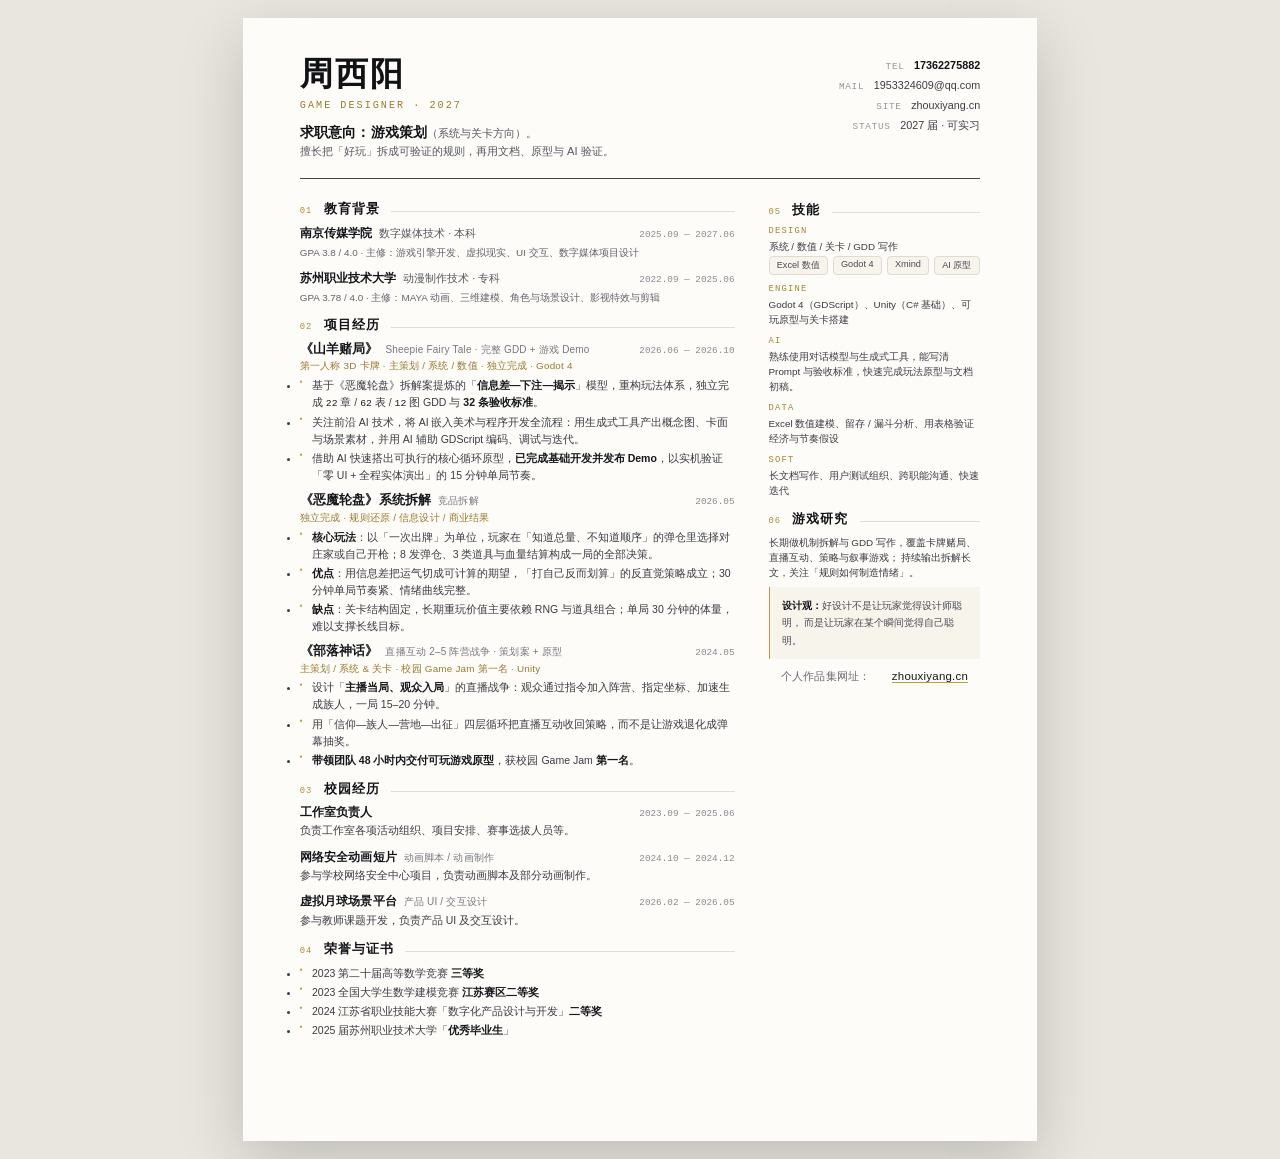
<file: assets/downloads/resume.html>
<!DOCTYPE html>
<html lang="zh-CN">
<head>
<meta charset="UTF-8" />
<title>简历 · 周西阳 · 游戏策划</title>
<style>
  @page { size: A4; margin: 0; }
  * { box-sizing: border-box; }
  html, body { margin: 0; padding: 0; background: #e9e6df; }
  body {
    font-family: "PingFang SC", "HarmonyOS Sans SC", "Microsoft YaHei", "Hiragino Sans GB", sans-serif;
    color: #17181c;
    -webkit-print-color-adjust: exact;
    print-color-adjust: exact;
  }
  .page {
    width: 210mm;
    min-height: 297mm;
    margin: 0 auto;
    padding: 10mm 15mm 8mm;
    background: #fdfcf9;
    display: flex;
    flex-direction: column;
    position: relative;
  }
  @media screen {
    body { padding: 18px 0; }
    .page { box-shadow: 0 20px 60px rgba(0,0,0,.18); }
  }

  .hd { display: flex; justify-content: space-between; align-items: flex-start; gap: 10mm; }
  .hd__name { font-size: 25pt; font-weight: 700; letter-spacing: .06em; line-height: 1.05; color: #111216; }
  .hd__role {
    margin-top: 2.4mm; font-family: "Consolas", "JetBrains Mono", monospace;
    font-size: 7.6pt; letter-spacing: .2em; color: #9a7a2e; text-transform: uppercase;
  }
  .hd__tagline { margin-top: 2.6mm; font-size: 8.4pt; color: #55565e; line-height: 1.6; max-width: 88mm; }
  .hd__intent { font-size: 10.4pt; font-weight: 700; color: #111216; letter-spacing: .01em; }
  .hd__intent-note { font-size: 8.4pt; color: #55565e; }
  .hd__contact { text-align: right; font-size: 8.1pt; line-height: 1.85; color: #3c3d45; }
  .hd__contact b { color: #111216; font-weight: 600; }
  .hd__contact .k { color: #96979f; font-family: "Consolas", monospace; font-size: 7pt; letter-spacing: .08em; margin-right: 2.5mm; }
  .rule { height: 1px; background: #23242a; margin: 4.5mm 0 0; opacity: .85; }

  .body { display: grid; grid-template-columns: 1fr 56mm; gap: 9mm; margin-top: 2.8mm; }
  .main { min-width: 0; }
  .side { min-width: 0; }

  h2.sec {
    display: flex; align-items: baseline; gap: 3mm;
    margin: 3.2mm 0 1.8mm; font-size: 9.4pt; font-weight: 700; letter-spacing: .08em; color: #111216;
  }
  h2.sec .no { font-family: "Consolas", monospace; font-size: 6.6pt; letter-spacing: .1em; color: #b08a35; font-weight: 400; }
  h2.sec::after { content: ""; flex: 1; height: 1px; background: #e2ded3; transform: translateY(-1px); }

  .entry { margin-bottom: 2.1mm; page-break-inside: avoid; }
  .entry__top { display: flex; justify-content: space-between; align-items: baseline; gap: 4mm; }
  .entry__title { font-size: 9.4pt; font-weight: 700; color: #14151a; letter-spacing: .01em; }
  .entry__title span { font-weight: 400; color: #77787f; font-size: 7.5pt; margin-left: 1.8mm; letter-spacing: .02em; }
  .entry__date { font-family: "Consolas", monospace; font-size: 7pt; color: #8a8b92; white-space: nowrap; }
  .entry__meta { margin-top: .7mm; font-size: 7.4pt; color: #9a7a2e; letter-spacing: .02em; }
  .entry__desc { margin-top: .35mm; font-size: 7.9pt; line-height: 1.62; color: #3a3b42; }
  .entry--campus { margin-bottom: 1.1mm; }
  .entry--campus .entry__title { font-size: 8.9pt; }
  .entry ul { margin: 1mm 0 0; padding: 0; }
  .entry li {
    position: relative; padding-left: 3.2mm; margin-bottom: .55mm;
    font-size: 7.9pt; line-height: 1.62; color: #3a3b42;
  }
  .entry li::before { content: "▪"; position: absolute; left: 0; top: -.2mm; color: #c19a3f; font-size: 6pt; }
  .entry li b { color: #17181c; font-weight: 600; }
  .entry li .num { font-family: "Consolas", monospace; font-size: 7.3pt; color: #17181c; }

  .edu { display: flex; justify-content: space-between; align-items: baseline; gap: 4mm; }
  .edu + .edu, .edu__line + .edu { margin-top: 2.4mm; }
  .edu__school { font-size: 9.2pt; font-weight: 700; color: #14151a; }
  .edu__school span { font-weight: 400; font-size: 8pt; color: #55565e; margin-left: 2mm; }
  .edu__date { font-family: "Consolas", monospace; font-size: 7pt; color: #8a8b92; }
  .edu__line { margin-top: .8mm; font-size: 7.4pt; color: #62636b; line-height: 1.55; }

  .side h2.sec { margin-top: 3.4mm; }
  .skill { margin-bottom: 2.3mm; }
  .skill__k { font-family: "Consolas", monospace; font-size: 6.6pt; letter-spacing: .14em; color: #a98430; text-transform: uppercase; margin-bottom: .7mm; }
  .skill__v { font-size: 7.4pt; line-height: 1.55; color: #3a3b42; }
  .chips { display: flex; flex-wrap: wrap; gap: 1.3mm; margin-top: .5mm; }
  .chip { padding: .6mm 1.9mm; border: 1px solid #e0dbcf; border-radius: 1mm; font-size: 6.9pt; color: #4a4b53; background: #f7f4ec; }

  .quote { margin-top: 1.8mm; padding: 2.6mm 3.2mm; background: #f7f4ec; border-left: 1.6px solid #c19a3f; font-size: 7.8pt; line-height: 1.65; color: #4a4b53; }
  .quote b { color: #17181c; }
  .site {
    margin-top: 2.8mm;
    padding: 0 3.2mm;
    display: flex;
    align-items: baseline;
    justify-content: space-between;
    gap: 0;
    font-size: 8.6pt;
    letter-spacing: 0.02em;
    white-space: nowrap;
    color: #6a6b72;
  }
  .site a {
    color: #17181c; text-decoration: none; white-space: nowrap;
    border-bottom: 1px solid #c19a3f;
  }

  .idx { display: flex; align-items: baseline; gap: 3mm; padding: 1.05mm 0; border-bottom: 1px solid #ece8dd; }
  .idx:last-child { border-bottom: 0; }
  .idx__k {
    flex: none; width: 15mm; font-family: "Consolas", monospace; font-size: 6.5pt;
    letter-spacing: .08em; color: #a98430;
  }
  .idx__t { flex: 1; font-size: 8.1pt; color: #1d1e24; font-weight: 600; }
  .idx__t span { font-weight: 400; color: #77787f; }
  .idx__m { flex: none; font-family: "Consolas", monospace; font-size: 6.8pt; color: #9a9992; }

  .foot {
    margin-top: auto;
    display: flex; justify-content: space-between; align-items: center;
    border-top: 1px solid #e2ded3; padding-top: 1.8mm;
    font-family: "Consolas", monospace; font-size: 6.4pt; letter-spacing: .12em; color: #a6a49b;
  }
</style>
</head>
<body>
<div class="page">
  <header class="hd">
    <div>
      <div class="hd__name">周西阳</div>
      <div class="hd__role">Game Designer · 2027</div>
      <div class="hd__tagline">
        <span class="hd__intent">求职意向：游戏策划</span><span class="hd__intent-note">（系统与关卡方向）</span>。<br />
        擅长把「好玩」拆成可验证的规则，再用文档、原型与 AI 验证。
      </div>
    </div>
    <div class="hd__contact">
      <div><span class="k">TEL</span><b>17362275882</b></div>
      <div><span class="k">MAIL</span>1953324609@qq.com</div>
      <div><span class="k">SITE</span>zhouxiyang.cn</div>
      <div><span class="k">STATUS</span>2027 届 · 可实习</div>
    </div>
  </header>
  <div class="rule"></div>

  <div class="body">
    <main class="main">
      <h2 class="sec"><span class="no">01</span>教育背景</h2>
      <div class="edu">
        <div class="edu__school">南京传媒学院<span>数字媒体技术 · 本科</span></div>
        <div class="edu__date">2025.09 — 2027.06</div>
      </div>
      <div class="edu__line">
        GPA 3.8 / 4.0 · 主修：游戏引擎开发、虚拟现实、UI 交互、数字媒体项目设计
      </div>

      <div class="edu">
        <div class="edu__school">苏州职业技术大学<span>动漫制作技术 · 专科</span></div>
        <div class="edu__date">2022.09 — 2025.06</div>
      </div>
      <div class="edu__line">
        GPA 3.78 / 4.0 · 主修：MAYA 动画、三维建模、角色与场景设计、影视特效与剪辑
      </div>

      <h2 class="sec"><span class="no">02</span>项目经历</h2>

      <div class="entry">
        <div class="entry__top">
          <div class="entry__title">《山羊赌局》<span>Sheepie Fairy Tale · 完整 GDD + 游戏 Demo</span></div>
          <div class="entry__date">2026.06 — 2026.10</div>
        </div>
        <div class="entry__meta">第一人称 3D 卡牌 · 主策划 / 系统 / 数值 · 独立完成 · Godot 4</div>
        <ul>
          <li>基于《恶魔轮盘》拆解案提炼的「<b>信息差—下注—揭示</b>」模型，重构玩法体系，独立完成 <span class="num">22</span> 章 / <span class="num">62</span> 表 / <span class="num">12</span> 图 GDD 与 <b>32 条验收标准</b>。</li>
          <li>关注前沿 AI 技术，将 AI 嵌入美术与程序开发全流程：用生成式工具产出概念图、卡面与场景素材，并用 AI 辅助 GDScript 编码、调试与迭代。</li>
          <li>借助 AI 快速搭出可执行的核心循环原型，<b>已完成基础开发并发布 Demo</b>，以实机验证「零 UI + 全程实体演出」的 15 分钟单局节奏。</li>
        </ul>
      </div>

      <div class="entry">
        <div class="entry__top">
          <div class="entry__title">《恶魔轮盘》系统拆解<span>竞品拆解</span></div>
          <div class="entry__date">2026.05</div>
        </div>
        <div class="entry__meta">独立完成 · 规则还原 / 信息设计 / 商业结果</div>
        <ul>
          <li><b>核心玩法</b>：以「一次出牌」为单位，玩家在「知道总量、不知道顺序」的弹仓里选择对庄家或自己开枪；8 发弹仓、3 类道具与血量结算构成一局的全部决策。</li>
          <li><b>优点</b>：用信息差把运气切成可计算的期望，「打自己反而划算」的反直觉策略成立；30 分钟单局节奏紧、情绪曲线完整。</li>
          <li><b>缺点</b>：关卡结构固定，长期重玩价值主要依赖 RNG 与道具组合；单局 30 分钟的体量，难以支撑长线目标。</li>
        </ul>
      </div>

      <div class="entry">
        <div class="entry__top">
          <div class="entry__title">《部落神话》<span>直播互动 2–5 阵营战争 · 策划案 + 原型</span></div>
          <div class="entry__date">2024.05</div>
        </div>
        <div class="entry__meta">主策划 / 系统 &amp; 关卡 · 校园 Game Jam 第一名 · Unity</div>
        <ul>
          <li>设计「<b>主播当局、观众入局</b>」的直播战争：观众通过指令加入阵营、指定坐标、加速生成族人，一局 15–20 分钟。</li>
          <li>用「信仰—族人—营地—出征」四层循环把直播互动收回策略，而不是让游戏退化成弹幕抽奖。</li>
          <li><b>带领团队 48 小时内交付可玩游戏原型</b>，获校园 Game Jam <b>第一名</b>。</li>
        </ul>
      </div>

      <h2 class="sec"><span class="no">03</span>校园经历</h2>

      <div class="entry entry--campus">
        <div class="entry__top">
          <div class="entry__title">工作室负责人</div>
          <div class="entry__date">2023.09 — 2025.06</div>
        </div>
        <p class="entry__desc">负责工作室各项活动组织、项目安排、赛事选拔人员等。</p>
      </div>

      <div class="entry entry--campus">
        <div class="entry__top">
          <div class="entry__title">网络安全动画短片<span>动画脚本 / 动画制作</span></div>
          <div class="entry__date">2024.10 — 2024.12</div>
        </div>
        <p class="entry__desc">参与学校网络安全中心项目，负责动画脚本及部分动画制作。</p>
      </div>

      <div class="entry entry--campus">
        <div class="entry__top">
          <div class="entry__title">虚拟月球场景平台<span>产品 UI / 交互设计</span></div>
          <div class="entry__date">2026.02 — 2026.05</div>
        </div>
        <p class="entry__desc">参与教师课题开发，负责产品 UI 及交互设计。</p>
      </div>

      <h2 class="sec"><span class="no">04</span>荣誉与证书</h2>
      <div class="entry">
        <ul>
          <li>2023 第二十届高等数学竞赛 <b>三等奖</b></li>
          <li>2023 全国大学生数学建模竞赛 <b>江苏赛区二等奖</b></li>
          <li>2024 江苏省职业技能大赛「数字化产品设计与开发」<b>二等奖</b></li>
          <li>2025 届苏州职业技术大学「<b>优秀毕业生</b>」</li>
        </ul>
      </div>
    </main>

    <aside class="side">
      <h2 class="sec"><span class="no">05</span>技能</h2>

      <div class="skill">
        <div class="skill__k">Design</div>
        <div class="skill__v">系统 / 数值 / 关卡 / GDD 写作</div>
        <div class="chips">
          <span class="chip">Excel 数值</span><span class="chip">Godot 4</span><span class="chip">Xmind</span>
          <span class="chip">AI 原型</span>
        </div>
      </div>

      <div class="skill">
        <div class="skill__k">Engine</div>
        <div class="skill__v">Godot 4（GDScript）、Unity（C# 基础）、可玩原型与关卡搭建</div>
      </div>

      <div class="skill">
        <div class="skill__k">AI</div>
        <div class="skill__v">熟练使用对话模型与生成式工具，能写清 Prompt 与验收标准，快速完成玩法原型与文档初稿。</div>
      </div>

      <div class="skill">
        <div class="skill__k">Data</div>
        <div class="skill__v">Excel 数值建模、留存 / 漏斗分析、用表格验证经济与节奏假设</div>
      </div>

      <div class="skill">
        <div class="skill__k">Soft</div>
        <div class="skill__v">长文档写作、用户测试组织、跨职能沟通、快速迭代</div>
      </div>

      <h2 class="sec"><span class="no">06</span>游戏研究</h2>
      <div class="skill__v">
        长期做机制拆解与 GDD 写作，覆盖卡牌赌局、直播互动、策略与叙事游戏；
        持续输出拆解长文，关注「规则如何制造情绪」。
      </div>

      <div class="quote">
        <b>设计观：</b>好设计不是让玩家觉得设计师聪明，
        而是让玩家在某个瞬间觉得自己聪明。
      </div>
      <p class="site">个人作品集网址：<a href="https://zhouxiyang.cn">zhouxiyang.cn</a></p>
    </aside>
  </div>
</div>
</body>
</html>
</file>
<file: assets/css/base.css>
/* ==========================================================================
   base.css — 浅色编辑风 / Light editorial
   Shared tokens, reset, header, footer, buttons, typography helpers.
   ========================================================================== */

:root {
  --paper: #ffffff;
  --paper-2: #faf9f6;
  --paper-3: #f2f0ea;
  --ink: #0b0b0c;
  --ink-2: #2e3136;
  --muted: #6b6f76;
  --faint: #9a9d9f;
  --line: #dedbd3;
  --line-2: #eceae4;
  --red: #e5401f;
  --red-ink: #b92f13;
  --green: #1c6b45;
  --amber: #a9740f;
  --max: 1320px;
  --gutter: 48px;
  --head-h: 64px;
  --mono: "SFMono-Regular", ui-monospace, "Cascadia Mono", "JetBrains Mono", Consolas, monospace;
  --sans: "Helvetica Neue", Helvetica, Arial, "PingFang SC", "Hiragino Sans GB", "Microsoft YaHei", sans-serif;
  --serif: "Songti SC", "STSong", "SimSun", Georgia, serif;
}

*,
*::before,
*::after {
  box-sizing: border-box;
}

html {
  -webkit-text-size-adjust: 100%;
  scroll-behavior: smooth;
  scroll-padding-top: calc(var(--head-h) + 24px);
}

body {
  margin: 0;
  background: var(--paper);
  color: var(--ink-2);
  font-family: var(--sans);
  font-size: 16px;
  line-height: 1.72;
  padding-top: var(--head-h);
  -webkit-font-smoothing: antialiased;
  -moz-osx-font-smoothing: grayscale;
  text-rendering: optimizeLegibility;
}

::selection {
  background: var(--red);
  color: #fff;
}

img {
  max-width: 100%;
  height: auto;
  display: block;
}

a {
  color: inherit;
}

button {
  font: inherit;
  color: inherit;
}

h1,
h2,
h3,
h4,
p,
ul,
ol,
dl,
dd,
figure,
blockquote {
  margin: 0;
}

ul,
ol {
  padding: 0;
}

:focus-visible {
  outline: 2px solid var(--red);
  outline-offset: 3px;
}

.skip-link {
  position: fixed;
  top: 10px;
  left: 10px;
  z-index: 100;
  padding: 10px 16px;
  background: var(--ink);
  color: #fff;
  font-size: 13px;
  text-decoration: none;
  transform: translateY(-160%);
  transition: transform 0.2s ease;
}

.skip-link:focus {
  transform: none;
}

.container {
  width: 100%;
  max-width: var(--max);
  margin: 0 auto;
  padding: 0 var(--gutter);
}

/* --------------------------------------------------------------------------
   Header
   -------------------------------------------------------------------------- */

.site-head {
  position: fixed;
  inset: 0 0 auto 0;
  z-index: 60;
  height: var(--head-h);
  background: rgba(255, 255, 255, 0.94);
  backdrop-filter: blur(14px);
  -webkit-backdrop-filter: blur(14px);
  border-bottom: 1px solid var(--line);
  transition: box-shadow 0.25s ease;
}

.site-head.is-scrolled {
  box-shadow: 0 1px 0 rgba(11, 11, 12, 0.04);
}

.site-head__in {
  height: 100%;
  max-width: var(--max);
  margin: 0 auto;
  padding: 0 var(--gutter);
  display: flex;
  align-items: center;
  justify-content: space-between;
  gap: 32px;
}

.brand {
  display: inline-flex;
  align-items: center;
  gap: 12px;
  color: var(--ink);
  text-decoration: none;
  flex: 0 0 auto;
}

.brand__mark {
  width: 30px;
  height: 30px;
  background: var(--ink);
  color: #fff;
  display: grid;
  place-items: center;
  font-family: var(--mono);
  font-size: 15px;
  line-height: 1;
  transition: background 0.2s ease;
}

.brand:hover .brand__mark {
  background: var(--red);
}

.brand__text {
  display: flex;
  flex-direction: column;
  line-height: 1.15;
}

.brand__text strong {
  font-size: 15px;
  font-weight: 600;
  letter-spacing: 0.02em;
}

.brand__text em {
  font-family: var(--mono);
  font-size: 9.5px;
  letter-spacing: 0.16em;
  color: var(--muted);
  font-style: normal;
  margin-top: 3px;
}

.site-nav {
  display: flex;
  align-items: center;
  gap: 30px;
}

.site-nav a {
  position: relative;
  padding: 6px 0;
  color: var(--ink-2);
  font-size: 14px;
  text-decoration: none;
  white-space: nowrap;
}

.site-nav a::after {
  content: "";
  position: absolute;
  left: 0;
  right: 100%;
  bottom: 0;
  height: 1px;
  background: var(--ink);
  transition: right 0.25s ease;
}

.site-nav a:hover::after,
.site-nav a.is-active::after {
  right: 0;
}

.site-nav a.is-active {
  color: var(--ink);
  font-weight: 600;
}

.site-head__actions {
  display: flex;
  align-items: center;
  gap: 10px;
  flex: 0 0 auto;
}

.nav-toggle {
  display: none;
  height: 38px;
  padding: 0 14px;
  border: 1px solid var(--line);
  background: transparent;
  color: var(--ink);
  font-size: 12.5px;
  cursor: pointer;
}

/* --------------------------------------------------------------------------
   Buttons & links
   -------------------------------------------------------------------------- */

.btn {
  display: inline-flex;
  align-items: center;
  justify-content: center;
  gap: 10px;
  height: 48px;
  padding: 0 24px;
  border: 1px solid var(--ink);
  background: var(--ink);
  color: #fff;
  font-size: 13.5px;
  letter-spacing: 0.01em;
  text-decoration: none;
  cursor: pointer;
  transition: background 0.2s ease, border-color 0.2s ease, color 0.2s ease;
}

.btn:hover {
  background: var(--red);
  border-color: var(--red);
  color: #fff;
}

.btn--ghost {
  background: transparent;
  color: var(--ink);
}

.btn--ghost:hover {
  background: var(--ink);
  border-color: var(--ink);
  color: #fff;
}

.btn--sm {
  height: 38px;
  padding: 0 16px;
  font-size: 12.5px;
}

.btn__arrow {
  font-family: var(--mono);
  font-size: 14px;
  line-height: 1;
}

.link-arrow {
  display: inline-flex;
  align-items: center;
  gap: 8px;
  padding-bottom: 3px;
  border-bottom: 1px solid var(--ink);
  color: var(--ink);
  font-size: 14px;
  text-decoration: none;
  transition: color 0.2s ease, border-color 0.2s ease, gap 0.2s ease;
}

.link-arrow:hover {
  color: var(--red);
  border-color: var(--red);
  gap: 12px;
}

/* --------------------------------------------------------------------------
   Section furniture
   -------------------------------------------------------------------------- */

.section {
  padding: 104px 0;
}

.kicker {
  display: flex;
  align-items: center;
  gap: 10px;
  margin-bottom: 22px;
  color: var(--muted);
  font-family: var(--mono);
  font-size: 11px;
  letter-spacing: 0.18em;
  text-transform: uppercase;
}

.kicker::before {
  content: "";
  width: 26px;
  height: 1px;
  background: var(--red);
  flex: 0 0 auto;
}

.mono {
  font-family: var(--mono);
  font-size: 11px;
  letter-spacing: 0.14em;
  text-transform: uppercase;
  color: var(--muted);
}

/* --------------------------------------------------------------------------
   Footer
   -------------------------------------------------------------------------- */

.site-foot {
  border-top: 1px solid var(--ink);
  padding: 40px 0 48px;
}

.site-foot__in {
  display: flex;
  align-items: flex-start;
  justify-content: space-between;
  gap: 40px;
  flex-wrap: wrap;
}

.foot-brand {
  display: flex;
  flex-direction: column;
  gap: 6px;
  color: var(--ink);
  font-size: 14px;
  font-weight: 600;
}

.foot-brand em {
  font-family: var(--mono);
  font-size: 10px;
  font-weight: 400;
  font-style: normal;
  letter-spacing: 0.16em;
  color: var(--muted);
}

.foot-nav {
  display: flex;
  gap: 24px;
  flex-wrap: wrap;
}

.foot-nav a {
  color: var(--ink-2);
  font-size: 13px;
  text-decoration: none;
}

.foot-nav a:hover {
  color: var(--red);
}

.foot-meta {
  text-align: right;
  font-family: var(--mono);
  font-size: 10.5px;
  line-height: 1.9;
  letter-spacing: 0.08em;
  color: var(--muted);
}

/* --------------------------------------------------------------------------
   Reveal (subtle, motion-safe)
   -------------------------------------------------------------------------- */

.js .reveal {
  opacity: 0;
  transform: translateY(10px);
  transition: opacity 0.7s ease, transform 0.7s ease;
}

.js .reveal.is-in {
  opacity: 1;
  transform: none;
}

.js.still .reveal {
  opacity: 1;
  transform: none;
  transition: none;
}

@media (prefers-reduced-motion: reduce) {
  html {
    scroll-behavior: auto;
  }

  .js .reveal {
    opacity: 1;
    transform: none;
    transition: none;
  }
}

/* --------------------------------------------------------------------------
   Responsive shell
   -------------------------------------------------------------------------- */

@media (max-width: 1100px) {
  :root {
    --gutter: 36px;
  }

  .site-nav {
    gap: 22px;
  }
}

@media (max-width: 900px) {
  :root {
    --gutter: 24px;
  }

  .site-nav {
    display: none;
  }

  .nav-toggle {
    display: inline-flex;
    align-items: center;
  }

  .site-head__in {
    gap: 16px;
  }

  .site-head.is-open .site-nav {
    display: flex;
    position: fixed;
    top: var(--head-h);
    left: 0;
    right: 0;
    z-index: 55;
    flex-direction: column;
    align-items: stretch;
    gap: 0;
    padding: 8px var(--gutter) 20px;
    background: var(--paper);
    border-bottom: 1px solid var(--ink);
  }

  .site-head.is-open .site-nav a {
    padding: 14px 0;
    border-bottom: 1px solid var(--line-2);
    font-size: 16px;
  }

  .site-head.is-open .site-nav a::after {
    display: none;
  }

  .section {
    padding: 72px 0;
  }

  .foot-meta {
    text-align: left;
  }
}

@media (max-width: 600px) {
  :root {
    --gutter: 20px;
  }

  body {
    font-size: 15.5px;
  }

  .brand__text em {
    display: none;
  }

  .site-head__actions .btn {
    width: 38px;
    padding: 0;
  }

  .site-head__actions .btn__label {
    display: none;
  }

  .section {
    padding: 60px 0;
  }

  .site-foot__in {
    gap: 24px;
  }
}
</file>
<file: assets/css/home.css>
/* ==========================================================================
   home.css — 首页：hero / 作品路径矩阵 / 关于
   ========================================================================== */

/* --------------------------------------------------------------------------
   Hero
   -------------------------------------------------------------------------- */

.hero {
  position: relative;
  padding: 92px 0 0;
  border-bottom: 1px solid var(--line);
  background:
    linear-gradient(180deg, rgba(250, 249, 246, 0.7), rgba(255, 255, 255, 0) 42%),
    var(--paper);
  overflow: hidden;
}

.hero::before {
  content: "";
  position: absolute;
  inset: 0 0 0 auto;
  width: 46%;
  background-image:
    linear-gradient(to right, rgba(11, 11, 12, 0.045) 1px, transparent 1px),
    linear-gradient(to bottom, rgba(11, 11, 12, 0.045) 1px, transparent 1px);
  background-size: 34px 34px;
  -webkit-mask-image: linear-gradient(90deg, transparent, #000 70%);
  mask-image: linear-gradient(90deg, transparent, #000 70%);
  pointer-events: none;
}

.hero__in {
  position: relative;
  z-index: 1;
}

.hero__top {
  display: flex;
  align-items: center;
  justify-content: space-between;
  gap: 24px;
}

.eyebrow {
  display: inline-flex;
  align-items: center;
  gap: 10px;
  font-family: var(--mono);
  font-size: 11px;
  letter-spacing: 0.14em;
  text-transform: uppercase;
  color: var(--ink);
}

.eyebrow__dot {
  width: 7px;
  height: 7px;
  border-radius: 50%;
  background: var(--red);
  box-shadow: 0 0 0 0 rgba(229, 64, 31, 0.35);
  animation: pulse 2.4s ease-out infinite;
}

@keyframes pulse {
  0% {
    box-shadow: 0 0 0 0 rgba(229, 64, 31, 0.35);
  }

  70% {
    box-shadow: 0 0 0 8px rgba(229, 64, 31, 0);
  }

  100% {
    box-shadow: 0 0 0 0 rgba(229, 64, 31, 0);
  }
}

.hero__note {
  font-family: var(--mono);
  font-size: 10.5px;
  letter-spacing: 0.18em;
  color: var(--faint);
  text-transform: uppercase;
}

.hero__title {
  margin-top: 54px;
  color: var(--ink);
  font-size: clamp(44px, 6.6vw, 92px);
  font-weight: 700;
  line-height: 1.04;
  letter-spacing: -0.025em;
}

.hero__title-line {
  display: block;
}

.hero__title-line--2 {
  padding-left: 1.05em;
}

.hero__title .dot {
  color: var(--red);
}

.hero__bottom {
  display: flex;
  align-items: flex-end;
  justify-content: space-between;
  gap: 48px;
  margin-top: 48px;
  padding-bottom: 56px;
}

.hero__lead {
  max-width: 590px;
  font-size: 16.5px;
  line-height: 1.85;
  color: var(--ink-2);
}

.hero__lead strong {
  color: var(--ink);
  font-weight: 600;
}

.hero__actions {
  display: flex;
  align-items: center;
  gap: 12px;
  flex: 0 0 auto;
  padding-bottom: 4px;
}

.hero__hint {
  margin-top: 14px;
  display: flex;
  align-items: center;
  gap: 8px;
  font-family: var(--mono);
  font-size: 10px;
  letter-spacing: 0.12em;
  color: var(--faint);
  text-transform: uppercase;
}

.hero__seal {
  position: absolute;
  top: 150px;
  right: var(--gutter);
  width: 92px;
  height: 92px;
  border: 1px solid var(--red);
  color: var(--red);
  transform: rotate(-6deg);
  display: flex;
  flex-direction: column;
  align-items: center;
  justify-content: center;
  gap: 3px;
  font-family: var(--mono);
  font-size: 9px;
  letter-spacing: 0.18em;
  line-height: 1.5;
  text-transform: uppercase;
  pointer-events: none;
}

.hero__seal b {
  font-size: 19px;
  font-weight: 500;
  letter-spacing: 0.06em;
}

.hero__stats {
  display: grid;
  grid-template-columns: repeat(4, 1fr);
  border-top: 1px solid var(--ink);
}

.hero__stat {
  padding: 26px 0 30px;
  border-right: 1px solid var(--line);
}

.hero__stat:not(:first-child) {
  padding-left: 28px;
}

.hero__stat:last-child {
  border-right: 0;
}

.hero__stat dt {
  font-family: var(--mono);
  font-size: 34px;
  line-height: 1;
  letter-spacing: -0.02em;
  color: var(--ink);
}

.hero__stat dt small {
  font-size: 13px;
  letter-spacing: 0.04em;
  margin-left: 4px;
  color: var(--muted);
}

.hero__stat dd {
  margin: 12px 0 0;
  font-size: 12.5px;
  color: var(--muted);
}

.hero__stat dd em {
  display: block;
  margin-top: 4px;
  font-family: var(--mono);
  font-size: 9.5px;
  font-style: normal;
  letter-spacing: 0.16em;
  color: var(--faint);
  text-transform: uppercase;
}

/* --------------------------------------------------------------------------
   Works path — matrix
   -------------------------------------------------------------------------- */

.path {
  padding: 104px 0 96px;
}

.path__head {
  display: grid;
  grid-template-columns: minmax(0, 1fr) 400px;
  gap: 72px;
  align-items: end;
}

.path__head h2 {
  margin-top: 4px;
  color: var(--ink);
  font-size: clamp(36px, 4.4vw, 56px);
  font-weight: 700;
  line-height: 1.14;
  letter-spacing: -0.02em;
}

.path__head-note {
  font-size: 14px;
  line-height: 1.9;
  color: var(--muted);
  padding-bottom: 6px;
}

.path__head-note strong {
  color: var(--ink);
  font-weight: 600;
}

.matrix {
  margin-top: 64px;
}

.matrix__head,
.matrix__row {
  display: grid;
  grid-template-columns: minmax(0, 1fr) 40px minmax(0, 1fr) 40px minmax(0, 1fr) 40px minmax(0, 1fr);
}

.matrix__head {
  border-bottom: 2px solid var(--ink);
}

.stage-h {
  padding: 0 24px 18px 0;
}

.stage-h__no {
  display: block;
  margin-bottom: 14px;
  font-family: var(--mono);
  font-size: 10px;
  letter-spacing: 0.16em;
  color: var(--red);
}

.stage-h h3 {
  color: var(--ink);
  font-size: 15px;
  font-weight: 600;
  letter-spacing: 0.01em;
}

.stage-h p {
  margin-top: 5px;
  font-size: 12px;
  color: var(--muted);
}

.matrix__row {
  border-bottom: 1px solid var(--line);
}

.work {
  position: relative;
  display: flex;
  flex-direction: column;
  min-height: 286px;
  padding: 26px 24px 22px;
  color: inherit;
  text-decoration: none;
  transition: background 0.22s ease, box-shadow 0.22s ease;
}

a.work:hover {
  background: var(--paper-2);
  box-shadow: inset 0 0 0 1px var(--ink);
}

.work__top {
  display: flex;
  align-items: center;
  justify-content: space-between;
  gap: 12px;
  margin-bottom: 26px;
}

.work__tag {
  font-family: var(--mono);
  font-size: 9.5px;
  letter-spacing: 0.16em;
  color: var(--muted);
  text-transform: uppercase;
}

.work__idx {
  font-family: var(--mono);
  font-size: 9.5px;
  letter-spacing: 0.12em;
  color: var(--faint);
}

.work__stage {
  display: none;
}

.work__title {
  color: var(--ink);
  font-size: 26px;
  font-weight: 700;
  line-height: 1.2;
  letter-spacing: -0.015em;
  transition: color 0.2s ease;
}

a.work:hover .work__title {
  color: var(--red);
}

.work__sub {
  margin-top: 8px;
  font-family: var(--mono);
  font-size: 10px;
  letter-spacing: 0.13em;
  color: var(--muted);
  text-transform: uppercase;
}

.work__desc {
  margin-top: 18px;
  font-size: 13.5px;
  line-height: 1.82;
  color: var(--ink-2);
}

.work__foot {
  display: flex;
  align-items: flex-end;
  justify-content: space-between;
  gap: 12px;
  margin-top: auto;
  padding-top: 26px;
}

.work__meta {
  font-family: var(--mono);
  font-size: 9.5px;
  line-height: 1.7;
  letter-spacing: 0.05em;
  color: var(--faint);
}

.work__go {
  display: inline-flex;
  align-items: center;
  gap: 7px;
  flex: 0 0 auto;
  font-size: 12.5px;
  color: var(--ink);
  white-space: nowrap;
  transition: color 0.2s ease, gap 0.2s ease;
}

.work__go b {
  font-family: var(--mono);
  font-weight: 400;
}

a.work:hover .work__go {
  color: var(--red);
  gap: 11px;
}

.work--empty {
  background-image: repeating-linear-gradient(
    -45deg,
    transparent,
    transparent 6px,
    rgba(11, 11, 12, 0.035) 6px,
    rgba(11, 11, 12, 0.035) 7px
  );
  box-shadow: inset 0 0 0 1px var(--line-2);
  color: var(--faint);
  justify-content: center;
  align-items: center;
  text-align: center;
  gap: 10px;
}

.work--empty .work__tag {
  margin-bottom: 0;
}

.work__empty-text {
  font-size: 13px;
  color: var(--faint);
}

.work--status {
  background: var(--paper-2);
  justify-content: flex-start;
}

.work--status .work__top {
  margin-bottom: 26px;
}

.status-line {
  display: inline-flex;
  align-items: center;
  gap: 10px;
  color: var(--ink);
  font-size: 20px;
  font-weight: 600;
  line-height: 1.45;
  letter-spacing: -0.01em;
}

.status-dot {
  width: 8px;
  height: 8px;
  border-radius: 50%;
  background: var(--red);
  flex: 0 0 auto;
}

.status-dot--green {
  background: var(--green);
}

.status-note {
  margin-top: 18px;
  font-family: var(--mono);
  font-size: 10px;
  line-height: 1.8;
  letter-spacing: 0.08em;
  color: var(--faint);
  text-transform: uppercase;
}

.matrix__arrow {
  display: grid;
  place-items: center;
  color: var(--red);
  font-family: var(--sans);
  font-size: 21px;
  font-weight: 600;
  line-height: 1;
  transition: transform 0.22s ease;
}

.matrix__row:hover .matrix__arrow {
  transform: translateX(4px);
}

.matrix__note {
  margin-top: 22px;
  font-size: 12px;
  color: var(--muted);
}

.matrix__note::before {
  content: "※ ";
  color: var(--red);
}

/* --------------------------------------------------------------------------
   About
   -------------------------------------------------------------------------- */

.about {
  border-top: 1px solid var(--ink);
  padding: 96px 0 104px;
}

.about__grid {
  display: grid;
  grid-template-columns: minmax(0, 1.05fr) minmax(0, 0.95fr) 360px;
  gap: 64px;
}

.about__title {
  color: var(--ink);
  font-size: clamp(32px, 3.8vw, 46px);
  font-weight: 700;
  line-height: 1.18;
  letter-spacing: -0.02em;
}

.about__copy p {
  font-size: 15px;
  line-height: 1.95;
  color: var(--ink-2);
}

.about__copy p + p {
  margin-top: 16px;
}

.about__facts {
  margin-top: 30px;
  border-top: 1px solid var(--line);
}

.about__facts div {
  display: flex;
  justify-content: space-between;
  gap: 16px;
  padding: 11px 0;
  border-bottom: 1px solid var(--line);
  font-size: 12.5px;
}

.about__facts dt {
  color: var(--muted);
}

.about__facts dd {
  color: var(--ink);
  text-align: right;
}

.about__card {
  align-self: start;
  padding: 28px;
  border: 1px solid var(--line);
  background: var(--paper-2);
}

.about__now {
  margin-top: 16px;
  color: var(--ink);
  font-size: 21px;
  font-weight: 600;
  line-height: 1.4;
  letter-spacing: -0.01em;
}

.about__card p + p {
  margin-top: 12px;
}

.about__card .muted {
  font-size: 13px;
  line-height: 1.85;
  color: var(--muted);
}

.about__card .link-arrow {
  margin-top: 20px;
}

.about__card .btn {
  width: 100%;
  margin-top: 24px;
}

.about__card .mono {
  color: var(--red);
}

/* --------------------------------------------------------------------------
   Closing strip
   -------------------------------------------------------------------------- */

.closing {
  border-top: 1px solid var(--line);
  padding: 26px 0;
}

.closing__in {
  display: flex;
  align-items: center;
  justify-content: space-between;
  gap: 24px;
  flex-wrap: wrap;
}

.closing p {
  font-family: var(--mono);
  font-size: 10.5px;
  letter-spacing: 0.14em;
  color: var(--faint);
  text-transform: uppercase;
}

/* --------------------------------------------------------------------------
   Responsive
   -------------------------------------------------------------------------- */

@media (max-width: 1180px) {
  .path__head {
    grid-template-columns: minmax(0, 1fr) 340px;
    gap: 48px;
  }

  .about__grid {
    grid-template-columns: minmax(0, 1fr) minmax(0, 1fr);
  }

  .about__card {
    grid-column: 1 / -1;
    display: grid;
    grid-template-columns: minmax(0, 1fr) 280px;
    align-items: center;
    gap: 0 32px;
  }

  .about__card .btn {
    grid-column: 2;
    grid-row: 1 / span 4;
    margin-top: 0;
    align-self: center;
  }
}

@media (max-width: 1080px) {
  .matrix__head {
    display: none;
  }

  .matrix__row {
    display: block;
    border-bottom: 0;
  }

  .matrix__row + .matrix__row {
    margin-top: 10px;
    border-top: 2px solid var(--ink);
  }

  .work {
    min-height: 0;
    padding: 26px 0 28px;
    border-top: 1px solid var(--line);
  }

  .matrix__row:first-child .work:first-child {
    border-top: 2px solid var(--ink);
  }

  .matrix__row:last-child .work:last-child {
    border-bottom: 1px solid var(--line);
  }

  .work__stage {
    display: inline-block;
    font-family: var(--mono);
    font-size: 9.5px;
    letter-spacing: 0.16em;
    color: var(--red);
    text-transform: uppercase;
    margin-bottom: 16px;
  }

  .work--empty {
    display: none;
  }

  .work__foot {
    padding-top: 22px;
  }

  .matrix__arrow {
    display: flex;
    width: 100%;
    justify-content: center;
    padding: 6px 0;
    font-size: 0;
    transform: none;
  }

  .matrix__arrow::before {
    content: "↓";
    font-family: var(--sans);
    font-size: 18px;
    font-weight: 600;
    line-height: 1;
    color: var(--red);
  }

  .matrix__row:hover .matrix__arrow {
    transform: none;
  }

  .path {
    padding: 76px 0 72px;
  }

  .about {
    padding: 72px 0;
  }
}

@media (max-width: 900px) {
  .hero {
    padding-top: 64px;
  }

  .hero__title {
    margin-top: 40px;
  }

  .hero__title-line--2 {
    padding-left: 0;
  }

  .hero__seal {
    display: none;
  }

  .hero__bottom {
    display: block;
    margin-top: 36px;
    padding-bottom: 44px;
  }

  .hero__actions {
    margin-top: 28px;
    padding-bottom: 0;
  }

  .hero__stats {
    grid-template-columns: 1fr 1fr;
  }

  .hero__stat {
    padding: 20px 0 22px;
    border-right: 0;
    border-top: 1px solid var(--line);
  }

  .hero__stat:nth-child(odd) {
    border-right: 1px solid var(--line);
  }

  .hero__stat:nth-child(1),
  .hero__stat:nth-child(2) {
    border-top: 0;
  }

  .hero__stat:not(:first-child) {
    padding-left: 20px;
  }

  .path__head {
    display: block;
  }

  .path__head-note {
    margin-top: 24px;
    max-width: 560px;
  }

  .matrix {
    margin-top: 44px;
  }

  .about__grid {
    display: block;
  }

  .about__copy {
    margin-top: 28px;
  }

  .about__card {
    display: block;
    margin-top: 36px;
  }

  .about__card .btn {
    width: 100%;
    margin-top: 24px;
  }
}

@media (max-width: 600px) {
  .hero__note {
    display: none;
  }

  .hero__title {
    font-size: clamp(38px, 11.4vw, 54px);
    line-height: 1.08;
  }

  .hero__title-line--2 {
    padding-left: 0;
  }

  .hero__lead {
    font-size: 15px;
  }

  .hero__actions {
    flex-wrap: wrap;
  }

  .hero__actions .btn {
    flex: 1 1 auto;
  }

  .hero__stat dt {
    font-size: 28px;
  }

  .work__title {
    font-size: 23px;
  }

  .about__facts div {
    font-size: 12px;
  }
}
</file>
<file: assets/css/work.css>
/* ==========================================================================
   work.css — 文档阅读页 / Document reading view
   Loaded after base.css. Used by work-roulette.html / work-goat.html /
   work-tribe.html (generated by build/build_docs.py).
   ========================================================================== */

/* --------------------------------------------------------------------------
   Reading progress
   -------------------------------------------------------------------------- */

.progress {
  position: fixed;
  inset: 0 0 auto 0;
  height: 2px;
  z-index: 80;
  background: transparent;
  pointer-events: none;
}

.progress span {
  display: block;
  width: 0;
  height: 100%;
  background: var(--red);
  transition: width 0.08s linear;
}

/* --------------------------------------------------------------------------
   Document hero
   -------------------------------------------------------------------------- */

.doc-hero {
  padding: 54px 0 60px;
  background: var(--paper-2);
  border-bottom: 1px solid var(--ink);
}

.crumbs {
  display: flex;
  align-items: center;
  gap: 9px;
  margin-bottom: 38px;
  color: var(--muted);
  font-family: var(--mono);
  font-size: 10.5px;
  letter-spacing: 0.1em;
}

.crumbs a {
  color: var(--muted);
  text-decoration: none;
}

.crumbs a:hover {
  color: var(--red);
}

.crumbs span[aria-hidden] {
  color: var(--line);
}

.doc-hero__grid {
  display: grid;
  grid-template-columns: minmax(0, 1fr) 280px;
  gap: 72px;
  align-items: start;
}

.doc-hero__main .kicker {
  margin-bottom: 18px;
}

.doc-hero__title {
  color: var(--ink);
  font-size: clamp(40px, 5.2vw, 66px);
  font-weight: 800;
  line-height: 1.05;
  letter-spacing: -0.035em;
  margin-bottom: 16px;
}

.doc-hero__en {
  color: var(--muted);
  font-family: var(--mono);
  font-size: 11px;
  letter-spacing: 0.16em;
  text-transform: uppercase;
  margin-bottom: 28px;
}

.doc-hero__deck {
  max-width: 46em;
  color: var(--ink-2);
  font-size: 17.5px;
  line-height: 1.8;
}

.doc-chips {
  display: flex;
  flex-wrap: wrap;
  gap: 8px;
  list-style: none;
  margin-top: 26px;
}

.doc-chips li {
  padding: 5px 10px;
  border: 1px solid var(--line);
  background: #fff;
  color: var(--ink-2);
  font-family: var(--mono);
  font-size: 10.5px;
  letter-spacing: 0.05em;
}

/* Side facts */
.doc-hero__side {
  padding-top: 12px;
  border-top: 2px solid var(--ink);
}

.doc-side__label {
  margin-bottom: 14px;
  color: var(--muted);
  font-family: var(--mono);
  font-size: 10px;
  letter-spacing: 0.14em;
  text-transform: uppercase;
}

.doc-facts {
  display: grid;
  grid-template-columns: 1fr 1fr;
  gap: 0 20px;
}

.doc-fact {
  padding: 8px 0 9px;
  border-top: 1px solid var(--line);
}

.doc-fact dt {
  color: var(--muted);
  font-family: var(--mono);
  font-size: 9.5px;
  letter-spacing: 0.12em;
  text-transform: uppercase;
}

.doc-fact dd {
  margin-top: 3px;
  color: var(--ink);
  font-family: var(--mono);
  font-size: 13.5px;
  letter-spacing: -0.01em;
}

.doc-note {
  margin-top: 18px;
  padding-top: 14px;
  border-top: 1px solid var(--line);
  color: var(--muted);
  font-size: 11.5px;
  line-height: 1.75;
}

.doc-hero__side .link-arrow {
  display: inline-flex;
  margin-top: 18px;
  font-size: 12px;
}

/* Mobile TOC trigger */
.toc-toggle {
  display: none;
  align-items: center;
  gap: 10px;
  margin-top: 26px;
  padding: 11px 14px;
  border: 1px solid var(--ink);
  background: #fff;
  color: var(--ink);
  font-family: var(--mono);
  font-size: 11px;
  letter-spacing: 0.08em;
  cursor: pointer;
}

.toc-toggle::after {
  content: "↓";
  color: var(--red);
}

/* --------------------------------------------------------------------------
   Body layout
   -------------------------------------------------------------------------- */

.doc-body {
  display: grid;
  grid-template-columns: 280px minmax(0, 1fr);
  gap: 72px;
  align-items: start;
  padding-block: 64px 96px;
}

/* Sticky table of contents: stays put while the article scrolls */
.doc-aside {
  position: sticky;
  top: calc(var(--head-h) + 24px);
  max-height: calc(100vh - var(--head-h) - 48px);
  overflow-y: auto;
  overscroll-behavior: contain;
  padding-right: 8px;
  border-top: 1px solid var(--ink);
  scrollbar-width: thin;
  scrollbar-color: var(--line) transparent;
}

.doc-aside::-webkit-scrollbar {
  width: 4px;
}

.doc-aside::-webkit-scrollbar-thumb {
  background: var(--line);
}

.doc-aside__inner {
  display: flex;
  flex-direction: column;
  min-height: 100%;
  padding-top: 16px;
}

.doc-aside__top {
  display: none;
  align-items: center;
  justify-content: space-between;
  gap: 12px;
  padding-bottom: 12px;
}

.doc-aside__top .mono {
  font-size: 9.5px;
  letter-spacing: 0.12em;
}

.toc-close {
  display: none;
  border: 1px solid var(--line);
  background: #fff;
  padding: 5px 9px;
  color: var(--muted);
  font-family: var(--mono);
  font-size: 10px;
  cursor: pointer;
}

/* TOC */
.toc__head {
  display: flex;
  align-items: center;
  justify-content: space-between;
  gap: 12px;
  padding: 10px 0 12px;
  border-top: 1px solid var(--line);
  border-bottom: 1px solid var(--line);
  color: var(--muted);
  font-family: var(--mono);
  font-size: 9.5px;
  letter-spacing: 0.12em;
  text-transform: uppercase;
}

.toc__count {
  color: var(--faint);
  letter-spacing: 0.04em;
}

.toc__list,
.toc__sub {
  list-style: none;
  margin: 0;
  padding: 0;
}

.toc__item {
  border-bottom: 1px solid var(--line-2);
}

.toc__item > a {
  display: grid;
  grid-template-columns: 30px minmax(0, 1fr);
  gap: 8px;
  align-items: baseline;
  padding: 11px 0;
  color: var(--ink-2);
  font-size: 13.5px;
  line-height: 1.45;
  text-decoration: none;
  transition: color 0.15s ease;
}

.toc__item > a:hover {
  color: var(--red);
}

.toc__no {
  color: var(--faint);
  font-family: var(--mono);
  font-size: 10px;
  letter-spacing: 0.02em;
}

.toc__item.is-active > a {
  color: var(--red);
}

.toc__item.is-active > a .toc__no {
  color: var(--red);
}

.toc__sub {
  display: none;
  padding: 0 0 8px 30px;
}

.toc__item.is-active .toc__sub {
  display: block;
}

.toc__sub li a {
  display: grid;
  grid-template-columns: 28px minmax(0, 1fr);
  gap: 6px;
  padding: 5px 0;
  color: var(--muted);
  font-size: 12px;
  line-height: 1.45;
  text-decoration: none;
}

.toc__sub li a:hover {
  color: var(--ink);
}

.toc__sub .toc__no {
  font-size: 9px;
  padding-top: 1px;
}

.toc__sub li.is-active a {
  color: var(--red);
}

.doc-aside__foot {
  margin-top: 20px;
  padding-top: 14px;
  border-top: 1px solid var(--line-2);
}

.doc-aside__foot a {
  color: var(--muted);
  font-family: var(--mono);
  font-size: 10px;
  letter-spacing: 0.1em;
  text-decoration: none;
}

.doc-aside__foot a:hover {
  color: var(--red);
}

/* Scrim behind the mobile TOC drawer */
.toc-scrim {
  position: fixed;
  inset: var(--head-h) 0 0;
  z-index: 60;
  background: rgba(11, 11, 12, 0.32);
  opacity: 0;
  pointer-events: none;
  transition: opacity 0.2s ease;
}

body.toc-open .toc-scrim {
  opacity: 1;
  pointer-events: auto;
}

body.toc-open {
  overflow: hidden;
}

/* --------------------------------------------------------------------------
   Article
   -------------------------------------------------------------------------- */

.prose {
  max-width: 800px;
  min-width: 0;
  color: var(--ink-2);
}

.prose p {
  margin-bottom: 20px;
  font-size: 16.5px;
  line-height: 1.94;
}

.prose .is-lead {
  margin-bottom: 24px;
  color: var(--ink);
  font-size: 18.5px;
  line-height: 1.8;
}

.prose strong {
  color: var(--ink);
  font-weight: 700;
}

.prose a {
  color: var(--red-ink);
  text-decoration: underline;
  text-underline-offset: 3px;
}

/* Section headings */
.prose h2 {
  margin: 68px 0 22px;
  padding-top: 22px;
  border-top: 1px solid var(--ink);
  color: var(--ink);
  font-size: 29px;
  font-weight: 800;
  line-height: 1.32;
  letter-spacing: -0.02em;
  scroll-margin-top: calc(var(--head-h) + 24px);
}

.prose h2 .sec-no {
  display: block;
  margin-bottom: 9px;
  color: var(--red);
  font-family: var(--mono);
  font-size: 9.5px;
  font-weight: 500;
  letter-spacing: 0.18em;
  text-transform: uppercase;
}

.prose h3 {
  margin: 38px 0 14px;
  color: var(--ink);
  font-size: 19px;
  font-weight: 700;
  line-height: 1.5;
  scroll-margin-top: calc(var(--head-h) + 24px);
}

.prose h3 .h3-no {
  margin-right: 8px;
  color: var(--faint);
  font-family: var(--mono);
  font-size: 11px;
  font-weight: 400;
  letter-spacing: 0.02em;
}

/* Lists */
.prose .bullets,
.prose .steps {
  margin: 0 0 24px;
  list-style: none;
}

.prose .bullets li,
.prose .steps li {
  position: relative;
  margin-bottom: 11px;
  padding-left: 28px;
  font-size: 16px;
  line-height: 1.85;
}

.prose .bullets li::before {
  content: "—";
  position: absolute;
  left: 0;
  top: 0;
  color: var(--red);
  font-weight: 700;
}

.prose .steps {
  counter-reset: step;
}

.prose .steps li {
  padding-left: 34px;
  counter-increment: step;
}

.prose .steps li::before {
  content: counter(step, decimal-leading-zero);
  position: absolute;
  left: 0;
  top: 4px;
  color: var(--red);
  font-family: var(--mono);
  font-size: 10.5px;
  letter-spacing: 0.02em;
}

/* Tables */
.table-wrap {
  margin: 26px 0 32px;
  overflow-x: auto;
  border-top: 2px solid var(--ink);
  scrollbar-width: thin;
}

.table-wrap::-webkit-scrollbar {
  height: 5px;
}

.table-wrap::-webkit-scrollbar-thumb {
  background: var(--line);
}

.tbl {
  width: 100%;
  border-collapse: collapse;
  font-size: 14px;
  line-height: 1.66;
}

.tbl--wide {
  min-width: 780px;
}

.tbl th {
  padding: 9px 14px;
  border-bottom: 1px solid var(--ink);
  color: var(--muted);
  font-family: var(--mono);
  font-size: 9.5px;
  font-weight: 400;
  letter-spacing: 0.1em;
  text-align: left;
  text-transform: uppercase;
  vertical-align: bottom;
  white-space: nowrap;
}

.tbl td {
  padding: 12px 14px;
  border-bottom: 1px solid var(--line-2);
  color: var(--ink-2);
  vertical-align: top;
}

.tbl tbody tr:hover td {
  background: var(--paper-2);
}

.tbl tbody td:first-child {
  color: var(--ink);
  font-weight: 600;
}

.tbl--kv {
  border-top: 0;
}

.tbl--kv tbody td:first-child {
  width: 128px;
  color: var(--muted);
  font-family: var(--mono);
  font-size: 10.5px;
  font-weight: 400;
  letter-spacing: 0.06em;
  white-space: nowrap;
}

.tbl--kv td {
  padding: 11px 12px;
}

/* Callout */
.callout {
  margin: 30px 0 34px;
  padding: 20px 24px;
  background: var(--paper-2);
  border-left: 2px solid var(--red);
}

.callout__title {
  margin-bottom: 8px;
  color: var(--ink);
  font-size: 13px;
  line-height: 1.6;
}

.callout__title::before {
  content: "NOTE / ";
  color: var(--red);
  font-family: var(--mono);
  font-size: 9.5px;
  font-weight: 400;
  letter-spacing: 0.14em;
}

.callout__body p {
  margin-bottom: 10px;
  color: var(--ink-2);
  font-size: 14.5px;
  line-height: 1.84;
}

.callout__body p:last-child {
  margin-bottom: 0;
}

/* Figures */
.fig {
  margin: 34px 0 36px;
}

.fig__open {
  position: relative;
  display: block;
  border: 1px solid var(--line);
  background: #fff;
  text-decoration: none;
}

.fig__open img {
  width: 100%;
  height: auto;
}

.fig__hint {
  position: absolute;
  right: 0;
  bottom: 0;
  padding: 6px 9px;
  background: var(--ink);
  color: #fff;
  font-family: var(--mono);
  font-size: 9.5px;
  letter-spacing: 0.06em;
  opacity: 0;
  transition: opacity 0.15s ease;
}

.fig__open:hover .fig__hint {
  opacity: 1;
}

.fig--portrait .fig__open {
  display: flex;
  justify-content: center;
  padding: 18px;
  background: var(--paper-2);
}

.fig--portrait img {
  width: auto;
  max-width: 100%;
  max-height: 720px;
}

.fig figcaption {
  margin-top: 10px;
  color: var(--muted);
  font-family: var(--mono);
  font-size: 10.5px;
  line-height: 1.7;
  letter-spacing: 0.02em;
}

.fig__no {
  margin-right: 10px;
  color: var(--red);
  letter-spacing: 0.08em;
}

/* Lightbox */
.lightbox {
  position: fixed;
  inset: 0;
  z-index: 90;
  display: flex;
  align-items: center;
  justify-content: center;
  padding: 40px;
  background: rgba(11, 11, 12, 0.94);
  opacity: 0;
  visibility: hidden;
  transition: opacity 0.18s ease, visibility 0.18s ease;
}

.lightbox.is-open {
  opacity: 1;
  visibility: visible;
}

.lightbox__img {
  max-width: 94vw;
  max-height: 86vh;
  width: auto;
  height: auto;
  background: #fff;
  box-shadow: 0 30px 80px rgba(0, 0, 0, 0.5);
}

.lightbox__cap {
  position: absolute;
  left: 40px;
  right: 40px;
  bottom: 20px;
  color: rgba(255, 255, 255, 0.72);
  font-family: var(--mono);
  font-size: 11px;
  line-height: 1.7;
  letter-spacing: 0.03em;
  text-align: center;
}

.lightbox__close {
  position: absolute;
  top: 18px;
  right: 22px;
  padding: 8px 12px;
  border: 1px solid rgba(255, 255, 255, 0.34);
  background: transparent;
  color: #fff;
  font-family: var(--mono);
  font-size: 11px;
  letter-spacing: 0.08em;
  cursor: pointer;
}

.lightbox__close:hover {
  border-color: #fff;
}

body.lightbox-open {
  overflow: hidden;
}

/* Document archive */
.archive {
  margin: 0 0 46px;
  border: 1px solid var(--ink);
}

.archive__label {
  margin: 0;
  padding: 9px 16px;
  background: var(--ink);
  color: #fff;
  font-family: var(--mono);
  font-size: 9.5px;
  letter-spacing: 0.16em;
  text-transform: uppercase;
}

.archive__row {
  display: grid;
  grid-template-columns: 116px minmax(0, 1fr);
  gap: 18px;
  padding: 11px 16px;
  border-top: 1px solid var(--line-2);
}

.archive__row:first-child {
  border-top: 0;
}

.archive__row dt {
  color: var(--muted);
  font-family: var(--mono);
  font-size: 10px;
  letter-spacing: 0.08em;
  line-height: 1.9;
}

.archive__row dd {
  color: var(--ink-2);
  font-size: 13.5px;
  line-height: 1.75;
}

/* End + prev/next */
.doc-end {
  margin: 70px 0 0;
  padding-top: 24px;
  border-top: 1px solid var(--line);
  color: var(--faint);
  font-family: var(--mono);
  font-size: 10px;
  letter-spacing: 0.24em;
  text-align: center;
}

.pn {
  display: grid;
  grid-template-columns: 1fr 1fr;
  gap: 1px;
  margin-top: 64px;
  background: var(--line);
  border: 1px solid var(--line);
}

.pn__card {
  display: flex;
  flex-direction: column;
  gap: 6px;
  padding: 20px 22px;
  background: var(--paper);
  text-decoration: none;
  transition: background 0.15s ease;
}

.pn__card:hover {
  background: var(--paper-2);
}

.pn__card--next {
  text-align: right;
  align-items: flex-end;
}

.pn__card:only-child {
  grid-column: 1 / -1;
}

.pn__label {
  color: var(--muted);
  font-family: var(--mono);
  font-size: 9.5px;
  letter-spacing: 0.12em;
}

.pn__card b {
  color: var(--ink);
  font-size: 16px;
  font-weight: 700;
}

.pn__card i {
  color: var(--faint);
  font-family: var(--mono);
  font-size: 10px;
  font-style: normal;
  letter-spacing: 0.06em;
}

/* --------------------------------------------------------------------------
   Responsive
   -------------------------------------------------------------------------- */

@media (max-width: 1180px) {
  .doc-hero__grid {
    grid-template-columns: minmax(0, 1fr) 250px;
    gap: 48px;
  }

  .doc-body {
    grid-template-columns: 246px minmax(0, 1fr);
    gap: 48px;
  }

  .prose {
    max-width: none;
  }
}

@media (max-width: 980px) {
  .doc-hero {
    padding: 40px 0 44px;
  }

  .doc-hero__grid {
    grid-template-columns: 1fr;
    gap: 32px;
    align-items: start;
  }

  .doc-hero__side {
    padding-top: 16px;
  }

  .doc-facts {
    grid-template-columns: repeat(3, 1fr);
  }

  .toc-toggle {
    display: inline-flex;
  }

  .doc-body {
    grid-template-columns: 1fr;
    padding-top: 40px;
  }

  .doc-aside {
    position: fixed;
    top: var(--head-h);
    left: 0;
    bottom: 0;
    z-index: 70;
    width: min(86vw, 340px);
    max-height: none;
    padding: 0 22px 28px;
    background: var(--paper);
    border-top: 0;
    border-right: 1px solid var(--ink);
    transform: translateX(-102%);
    transition: transform 0.22s ease;
    overflow-y: auto;
  }

  .doc-aside.is-open {
    transform: translateX(0);
  }

  .doc-aside__top {
    display: flex;
    position: sticky;
    top: 0;
    z-index: 1;
    padding: 14px 0 12px;
    background: var(--paper);
    border-bottom: 1px solid var(--line);
  }

  .toc-close {
    display: inline-block;
  }

  .doc-end {
    text-align: left;
  }
}

@media (max-width: 700px) {
  .crumbs {
    margin-bottom: 26px;
  }

  .doc-hero__title {
    font-size: 36px;
  }

  .doc-hero__deck {
    font-size: 16px;
  }

  .doc-facts {
    grid-template-columns: 1fr 1fr;
  }

  .doc-body {
    padding-bottom: 64px;
  }

  .prose p {
    font-size: 16px;
    line-height: 1.9;
  }

  .prose .is-lead {
    font-size: 17.5px;
  }

  .prose h2 {
    margin-top: 52px;
    font-size: 25px;
  }

  .prose h3 {
    font-size: 18px;
  }

  .archive__row {
    grid-template-columns: 1fr;
    gap: 3px;
    padding: 10px 14px;
  }

  .archive__row dt {
    line-height: 1.6;
  }

  .pn {
    grid-template-columns: 1fr;
  }

  .pn__card--next {
    text-align: left;
    align-items: flex-start;
  }

  .fig--portrait img {
    max-height: 560px;
  }
}

@media (max-width: 600px) {
  .doc-hero {
    padding: 30px 0 34px;
  }

  .doc-hero__title {
    font-size: 32px;
  }

  .doc-chips li {
    font-size: 10px;
  }

  .doc-hero__side .link-arrow {
    display: flex;
  }

  .tbl {
    font-size: 13.5px;
  }

  .tbl td {
    padding: 10px 12px;
  }

  .callout {
    padding: 16px 18px;
  }

  .fig__hint {
    opacity: 1;
  }
}

@media (prefers-reduced-motion: reduce) {
  html {
    scroll-behavior: auto;
  }

  .doc-aside,
  .fig__hint,
  .toc-scrim {
    transition: none;
  }
}
</file>
<file: assets/css/handbook.css>
/* ==========================================================================
   handbook.css — 手册阅读页的少量补充样式
   复用 base.css + work.css 的文档阅读体系，只补清单、下载按钮与代码样式。
   ========================================================================== */

.doc-hero--guide .guide-download {
  display: inline-flex;
  align-items: center;
  gap: 8px;
  margin-top: 22px;
  padding-bottom: 3px;
  border-bottom: 1px solid var(--ink);
  font-size: 13px;
  color: var(--ink);
}

.doc-hero--guide .guide-download:hover {
  color: var(--red);
  border-color: var(--red);
}

.doc-hero--guide .toc-toggle {
  margin-left: 18px;
}

/* checklist */
.prose .checklist {
  list-style: none;
  padding-left: 0;
}

.prose .checklist li {
  padding-left: 0;
  margin-bottom: 9px;
}

.prose .checklist li::before {
  display: none;
}

.prose .checklist .check {
  display: inline-block;
  width: 13px;
  height: 13px;
  margin-right: 10px;
  border: 1px solid var(--muted);
  vertical-align: -2px;
}

/* inline code */
.prose code {
  padding: 1px 5px;
  background: #f3f1ea;
  border: 1px solid var(--line);
  font-family: var(--mono);
  font-size: 0.88em;
}

/* tables inside the guide are a little denser than the project docs */
.prose .tbl {
  font-size: 13.5px;
}

.prose .tbl th {
  font-size: 9.5px;
}

@media (max-width: 980px) {
  .doc-aside__top {
    justify-content: flex-end;
  }

  .doc-aside__top .mono {
    display: none;
  }
}

@media (max-width: 900px) {
  .doc-hero--guide .guide-download {
    margin-top: 18px;
  }

  .doc-hero--guide .toc-toggle {
    margin-left: 0;
  }
}

@media (max-width: 600px) {
  .doc-hero--guide .doc-hero__title {
    font-size: clamp(30px, 8.6vw, 50px);
  }

  .doc-hero--guide .guide-download {
    display: flex;
    width: fit-content;
    margin-top: 18px;
  }

  .doc-hero--guide .toc-toggle {
    display: flex;
    width: 100%;
    justify-content: center;
    margin-top: 14px;
  }

  .prose .tbl {
    min-width: 560px;
  }
}
</file>
